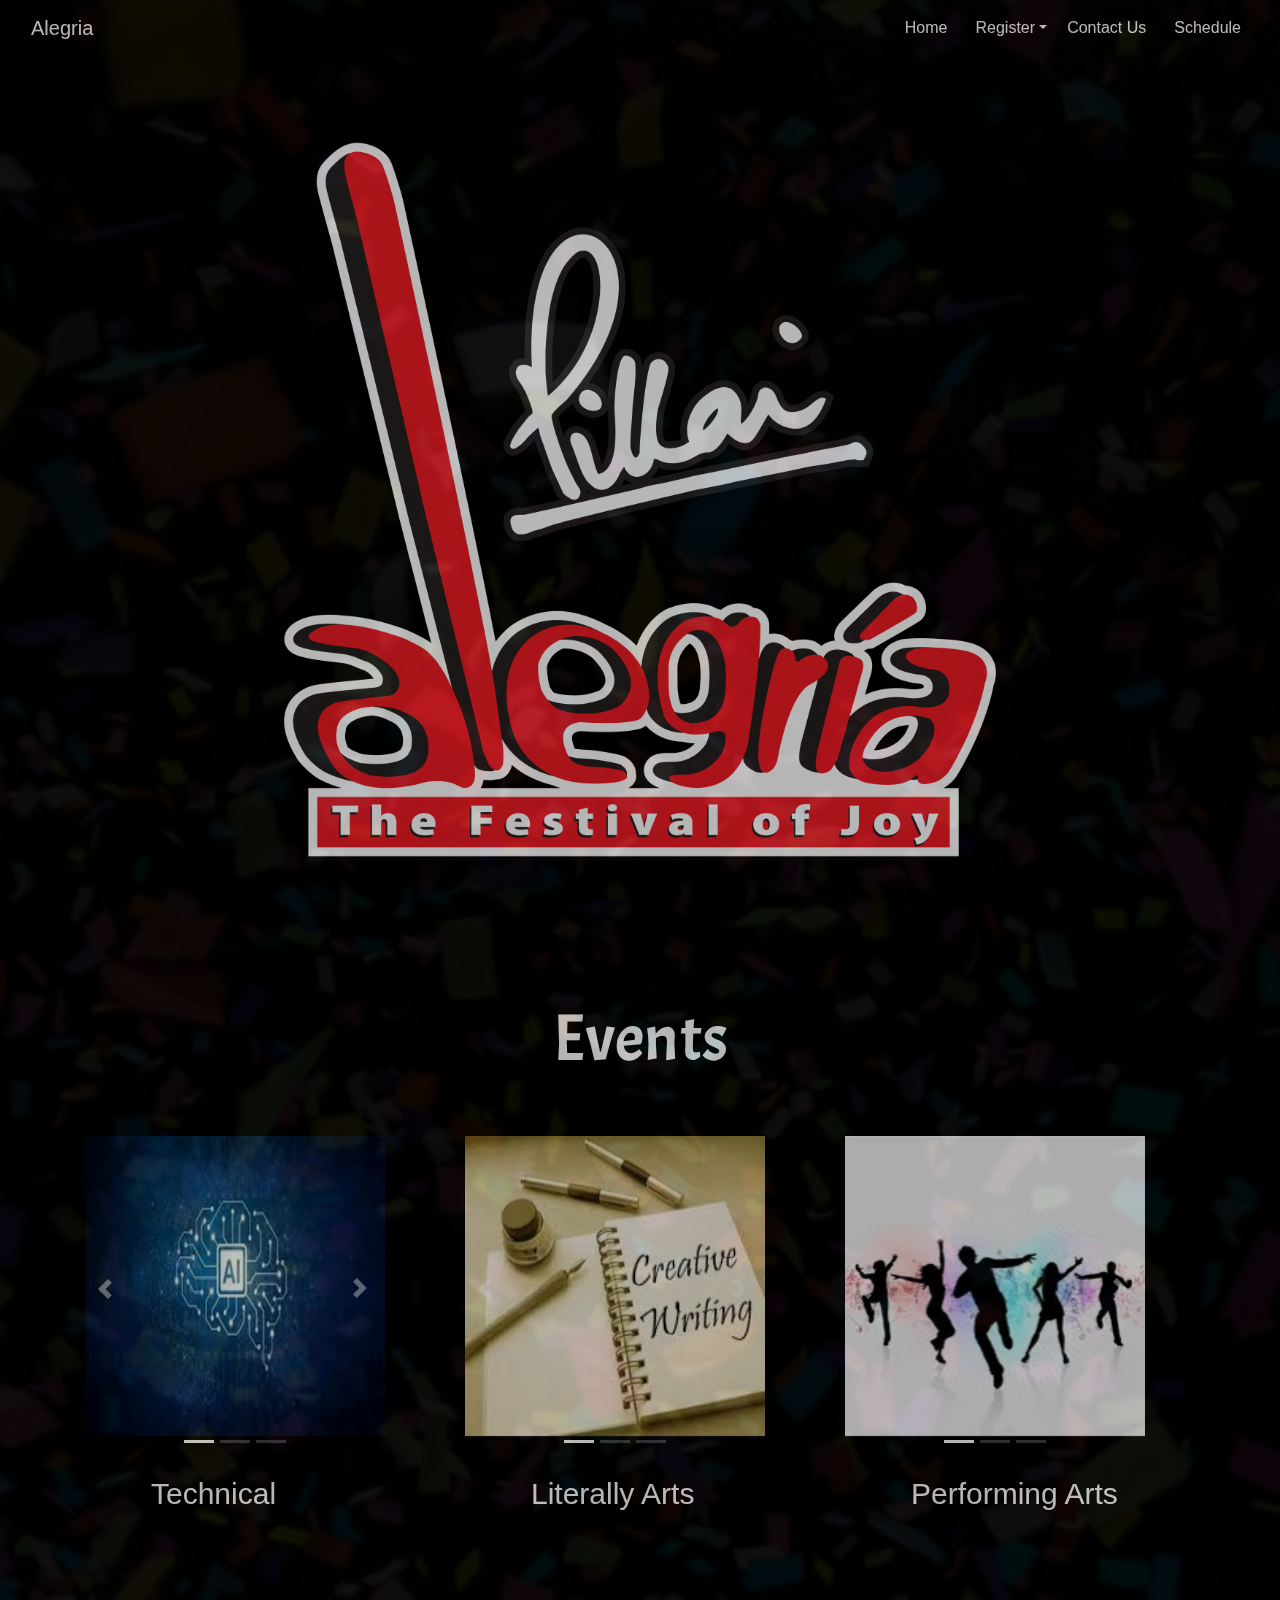
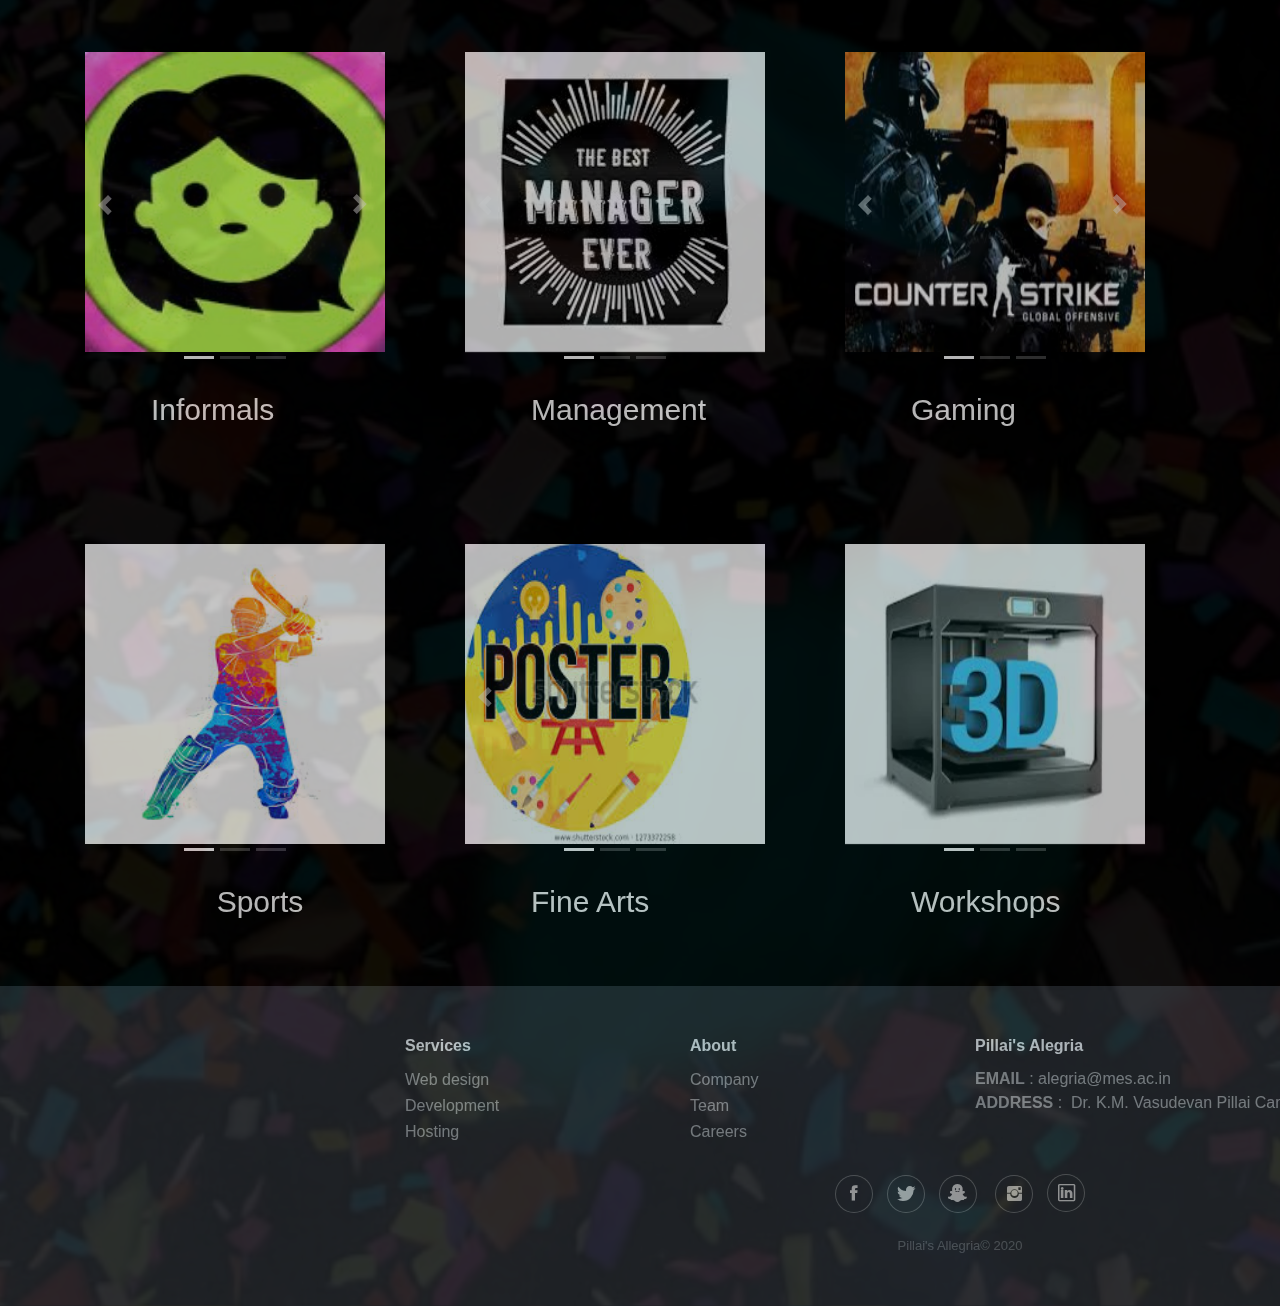
<file: index.html>
<!DOCTYPE html>
<html>

<head>
    <meta charset="utf-8">
    <meta name="viewport" content="width=device-width, initial-scale=1.0, shrink-to-fit=no">
    <title>Alegria</title>
    <link rel="stylesheet" href="assets/bootstrap/css/bootstrap.min.css">
    <link rel="stylesheet" href="https://fonts.googleapis.com/css?family=Aclonica">
    <link rel="stylesheet" href="https://fonts.googleapis.com/css?family=Acme">
    <link rel="stylesheet" href="https://fonts.googleapis.com/css?family=Alfa+Slab+One">
    <link rel="stylesheet" href="https://fonts.googleapis.com/css?family=Alike">
    <link rel="stylesheet" href="https://fonts.googleapis.com/css?family=Alike+Angular">
    <link rel="stylesheet" href="https://fonts.googleapis.com/css?family=Lato">
    <link rel="stylesheet" href="https://fonts.googleapis.com/css?family=Palanquin">
    <link rel="stylesheet" href="assets/fonts/ionicons.min.css">
    <link rel="stylesheet" href="assets/css/Carousel_Image_Slider-1.css">
    <link rel="stylesheet" href="assets/css/Carousel_Image_Slider.css">
    <link rel="stylesheet" href="assets/css/Contact-Form-Clean.css">
    <link rel="stylesheet" href="assets/css/Footer-Dark-1.css">
    <link rel="stylesheet" href="assets/css/Footer-Dark.css">
    <link rel="stylesheet" href="https://cdnjs.cloudflare.com/ajax/libs/animate.css/3.5.2/animate.min.css">
    <link rel="stylesheet" href="assets/css/Navigation-Clean.css">
    <link rel="stylesheet" href="assets/css/styles.css">
</head>

<body style="opacity: 0.94;filter: blur(0px) brightness(76%);background-image: url(&quot;assets/img/WhatsApp%20Image%202020-03-14%20at%203.11.03%20PM.jpeg&quot;);background-position: center;background-repeat: repeat-y;background-size: cover;">
    <section id="hero" style="background-position: center;background-size: contain;background-image: url(&quot;assets/img/ALEGRIA-LOGO7-_1_.png&quot;);">
        <nav class="navbar navbar-light navbar-expand-md">
            <div class="container-fluid"><a class="navbar-brand" style="color: #ffffff;" href="index.html">Alegria</a><button data-toggle="collapse" class="navbar-toggler" data-target="#navcol-1" style="background-color: #ff0000;color: rgba(255,255,255,0.5);"><span class="sr-only">Toggle navigation</span></button>
                <div
                    class="collapse navbar-collapse" id="navcol-1" style="margin-left: 0px;">
                    <ul class="nav navbar-nav ml-auto">
                        <li class="nav-item" role="presentation" style="color: rgb(5,0,62);"><a class="nav-link" style="color: #ffffff;font-size: 16px;padding: 8px;padding-right: 20px;" href="index.html">&nbsp;Home</a></li>
                        <li class="nav-item" role="presentation"></li>
                        <li class="nav-item" role="presentation"></li>
                        <li class="nav-item dropdown"><a class="dropdown-toggle nav-link" data-toggle="dropdown" aria-expanded="false" href="#" style="color: #ffffff;padding-right: 20px;">Register</a>
                            <div class="dropdown-menu text-left" role="menu" style="background-color: rgb(0,0,0);filter: brightness(109%);"><a class="dropdown-item text-left" role="presentation" href="technical.html" style="color: rgb(255,255,255);background-color: #000000;">Technical</a><a class="dropdown-item" role="presentation" href="literary.html" style="color: rgb(255,255,255);">Literary Arts</a>
                                <a
                                    class="dropdown-item" role="presentation" href="perform.html" style="color: rgb(255,255,255);">Performing Arts</a><a class="dropdown-item" role="presentation" href="informals.html" style="color: rgb(255,255,255);">Informals</a><a class="dropdown-item" role="presentation" href="management.html" style="color: rgb(255,255,255);">Management</a>
                                    <a
                                        class="dropdown-item" role="presentation" href="gaming.html" style="color: rgb(255,255,255);">Gaming</a><a class="dropdown-item" role="presentation" href="Sports.html" style="color: rgb(255,255,255);">Sports</a><a class="dropdown-item" role="presentation" href="finearrts.html" style="color: rgb(255,255,255);">Fine Arts</a>
                                        <a
                                            class="dropdown-item" role="presentation" href="work.html" style="color: rgb(255,255,255);">Workshops</a>
                                            <div class="dropdown-divider" role="presentation"></div>
                            </div>
                        </li>
                    </ul><a href="contactus.html" style="color: rgb(255,255,255);padding-right: 20px;">Contact Us</a>
                    <ul class="nav navbar-nav">
                        <li class="nav-item" role="presentation"><a class="nav-link active" href="schedule.html" style="background-color: #000000;color: #ffffff;">Schedule</a></li>
                        <li class="nav-item" role="presentation"></li>
                        <li class="nav-item" role="presentation"></li>
                    </ul>
            </div>
            </div>
        </nav>
    </section>
    <section id="second" style="color: rgb(0,0,0);width: 100%;height: auto;background-color: #000000;opacity: 1;filter: blur(0px);">
        <div class="col">
            <h1 class="display-2 text-center" style="color: rgb(255,255,255);font-family: Acme, sans-serif;font-size: 66px;">Events</h1>
        </div>
        <div class="row">
            <div class="col float-sm-left float-md-left" style="padding-left: 100px;">
                <div class="carousel slide" data-ride="carousel" id="carousel-1" style="width: 300px;height: 300px;filter: blur(0px) contrast(100%) hue-rotate(0deg) invert(0%) saturate(115%) sepia(0%);opacity: 1;">
                    <div class="carousel-inner" role="listbox" style="height: 400px;color: rgb(255,255,255);opacity: 1;">
                        <div class="carousel-item active" style="width: 300px;height: 300px;background-color: #ffffff;filter: contrast(103%) grayscale(0%) hue-rotate(0deg) invert(0%);opacity: 1;"><img class="img-fluid w-100 d-block" src="assets/img/download.jpg" alt="Slide Image" style="width: 300px;height: 300px;background-size: auto;opacity: 1;"></div>
                        <div class="carousel-item" style="width: 300px;height: 300px;"><img class="w-100 d-block" src="assets/img/hack.png" alt="Slide Image" style="width: 300px;height: 300px;"></div>
                        <div class="carousel-item" style="width: 300px;height: 300px;"><img class="w-100 d-block" src="assets/img/ds.png" alt="Slide Image" style="width: 300px;height: 300px;"></div>
                    </div>
                    <div style="height: 0px;"><a class="carousel-control-prev" href="#carousel-1" role="button" data-slide="prev" style="margin-bottom: -105px;"><span class="carousel-control-prev-icon"></span><span class="sr-only">Previous</span></a><a class="carousel-control-next"
                            href="#carousel-1" role="button" data-slide="next" style="margin-bottom: -103px;"><span class="carousel-control-next-icon"></span><span class="sr-only">Next</span></a></div>
                    <ol class="carousel-indicators" style="margin-bottom: -77px;">
                        <li data-target="#carousel-1" data-slide-to="0" class="active"></li>
                        <li data-target="#carousel-1" data-slide-to="1"></li>
                        <li data-target="#carousel-1" data-slide-to="2"></li>
                    </ol>
                </div>
                <a href="technical.html" style="width: 0px;height: 56px;margin: -6px;">
                    <h1 style="color: rgb(255,255,255);background-color: #000000;margin: 66px;width: 182px;font-size: 30px;">Technical</h1>
                </a>
            </div>
            <div class="col float-sm-none float-md-none">
                <div class="carousel slide" data-ride="carousel" id="carousel-2" style="width: 300px;height: 300px;">
                    <div class="carousel-inner" role="listbox" style="height: 400px;">
                        <div class="carousel-item active" style="width: 300px;height: 300px;"><img class="w-100 d-block" src="assets/img/cw.jpg" alt="Slide Image" style="width: 300px;height: 300px;"></div>
                        <div class="carousel-item" style="width: 300px;height: 300px;"><img class="w-100 d-block" src="assets/img/ec.jpg" alt="Slide Image" style="width: 300px;height: 300px;"></div>
                        <div class="carousel-item" style="width: 300px;height: 300px;"><img class="w-100 d-block" src="assets/img/debate.jpg" alt="Slide Image" style="width: 300px;height: 300px;"></div>
                    </div>
                    <div style="height: 0px;"><a class="carousel-control-prev" href="#carousel-2" role="button" data-slide="prev" style="margin-bottom: -105px;"><span class="carousel-control-prev-icon"></span><span class="sr-only">Previous</span></a><a class="carousel-control-next"
                            href="#carousel-2" role="button" data-slide="next" style="margin-bottom: -103px;"><span class="carousel-control-next-icon"></span><span class="sr-only">Next</span></a></div>
                    <ol class="carousel-indicators" style="margin-bottom: -77px;">
                        <li data-target="#carousel-2" data-slide-to="0" class="active"></li>
                        <li data-target="#carousel-2" data-slide-to="1"></li>
                        <li data-target="#carousel-2" data-slide-to="2"></li>
                    </ol>
                </div>
                <a href="literary.html" target="_parent" style="margin: 6px;">
                    <h1 style="color: rgb(255,255,255);background-color: #000000;margin: 66px;width: 182px;font-size: 30px;">Literally Arts</h1>
                </a>
            </div>
            <div class="col float-sm-right float-md-right" style="padding-right: 100px;">
                <div class="carousel slide" data-ride="carousel" id="carousel-3" style="width: 300px;height: 300px;">
                    <div class="carousel-inner" role="listbox" style="height: 400px;">
                        <div class="carousel-item active" style="width: 300px;height: 300px;"><img class="w-100 d-block" src="assets/img/group%20dance.jpg" alt="Slide Image" style="width: 300px;height: 300px;"></div>
                        <div class="carousel-item" style="width: 300px;height: 300px;"><img class="w-100 d-block" src="assets/img/beat%20boxing.jpg" alt="Slide Image" style="width: 300px;height: 300px;"></div>
                        <div class="carousel-item" style="width: 300px;height: 300px;"><img class="w-100 d-block" src="assets/img/music%20band.jpg" alt="Slide Image" style="width: 300px;height: 300px;"></div>
                    </div>
                    <div style="height: 0px;"><a class="carousel-control-prev" href="#carousel-3" role="button" data-slide="prev" style="margin-bottom: -105px;"><span class="carousel-control-prev-icon"></span><span class="sr-only">Previous</span></a><a class="carousel-control-next"
                            href="#carousel-3" role="button" data-slide="next" style="margin-bottom: -103px;"><span class="carousel-control-next-icon"></span><span class="sr-only">Next</span></a></div>
                    <ol class="carousel-indicators" style="margin-bottom: -77px;">
                        <li data-target="#carousel-3" data-slide-to="0" class="active"></li>
                        <li data-target="#carousel-3" data-slide-to="1"></li>
                        <li data-target="#carousel-3" data-slide-to="2"></li>
                    </ol>
                </div><a href="perform.html">Link<h1 style="color: rgb(255,255,255);background-color: #000000;margin: 66px;font-size: 30px;letter-spacing: auto;line-height: auto;">Performing Arts</h1></a></div>
        </div>
        <div class="row">
            <div class="col" style="padding-left: 100px;">
                <div class="carousel slide" data-ride="carousel" id="carousel-4" style="width: 300px;height: 300px;">
                    <div class="carousel-inner" role="listbox" style="height: 400px;">
                        <div class="carousel-item active" style="width: 300px;height: 300px;"><img class="w-100 d-block" src="assets/img/face%20of%20alegria.jpg" alt="Slide Image" style="width: 300px;height: 300px;"></div>
                        <div class="carousel-item" style="width: 300px;height: 300px;"><img class="w-100 d-block" src="assets/img/fashion%20show.jpg" alt="Slide Image" style="width: 300px;height: 300px;"></div>
                        <div class="carousel-item" style="width: 300px;height: 300px;"><img class="w-100 d-block" src="assets/img/mr%20and%20mrs%20alegria.jpg" alt="Slide Image" style="width: 300px;height: 300px;"></div>
                    </div>
                    <div style="height: 0px;"><a class="carousel-control-prev" href="#carousel-4" role="button" data-slide="prev" style="margin-bottom: -105px;"><span class="carousel-control-prev-icon"></span><span class="sr-only">Previous</span></a><a class="carousel-control-next"
                            href="#carousel-4" role="button" data-slide="next" style="margin-bottom: -103px;"><span class="carousel-control-next-icon"></span><span class="sr-only">Next</span></a></div>
                    <ol class="carousel-indicators" style="margin-bottom: -77px;">
                        <li data-target="#carousel-4" data-slide-to="0" class="active"></li>
                        <li data-target="#carousel-4" data-slide-to="1"></li>
                        <li data-target="#carousel-4" data-slide-to="2"></li>
                    </ol>
                </div><a href="informals.html">Link<h1 style="color: rgb(255,255,255);background-color: #000000;margin: 66px;font-size: 30px;">Informals</h1></a></div>
            <div class="col">
                <div class="carousel slide" data-ride="carousel" id="carousel-5" style="width: 300px;height: 300px;">
                    <div class="carousel-inner" role="listbox" style="height: 400px;">
                        <div class="carousel-item active" style="width: 300px;height: 300px;"><img class="w-100 d-block" src="assets/img/best%20manager.jpg" alt="Slide Image" style="width: 300px;height: 300px;"></div>
                        <div class="carousel-item" style="width: 300px;height: 300px;"><img class="w-100 d-block" src="assets/img/doupoly.jpg" alt="Slide Image" style="width: 300px;height: 300px;"></div>
                        <div class="carousel-item" style="width: 300px;height: 300px;"><img class="w-100 d-block" src="assets/img/Capture.JPG" alt="Slide Image" style="width: 300px;height: 300px;"></div>
                    </div>
                    <div style="height: 0px;"><a class="carousel-control-prev" href="#carousel-5" role="button" data-slide="prev" style="margin-bottom: -105px;"><span class="carousel-control-prev-icon"></span><span class="sr-only">Previous</span></a><a class="carousel-control-next"
                            href="#carousel-5" role="button" data-slide="next" style="margin-bottom: -103px;"><span class="carousel-control-next-icon"></span><span class="sr-only">Next</span></a></div>
                    <ol class="carousel-indicators" style="margin-bottom: -77px;">
                        <li data-target="#carousel-5" data-slide-to="0" class="active"></li>
                        <li data-target="#carousel-5" data-slide-to="1"></li>
                        <li data-target="#carousel-5" data-slide-to="2"></li>
                    </ol>
                </div><a href="management.html">Link<h1 style="color: rgb(255,255,255);background-color: #000000;margin: 66px;width: 182px;font-size: 30px;">Management</h1></a></div>
            <div class="col" style="padding-right: 100px;">
                <div class="carousel slide" data-ride="carousel" id="carousel-6" style="width: 300px;height: 300px;">
                    <div class="carousel-inner" role="listbox" style="height: 400px;">
                        <div class="carousel-item active" style="width: 300px;height: 300px;"><img class="w-100 d-block" src="assets/img/cs.jpg" alt="Slide Image" style="width: 300px;height: 300px;"></div>
                        <div class="carousel-item" style="width: 300px;height: 300px;"><img class="w-100 d-block" src="assets/img/pubg.jpg" alt="Slide Image" style="width: 300px;height: 300px;"></div>
                        <div class="carousel-item" style="width: 300px;height: 300px;"><img class="w-100 d-block" src="assets/img/fifa.jpg" alt="Slide Image" style="width: 300px;height: 300px;"></div>
                    </div>
                    <div style="height: 0px;"><a class="carousel-control-prev" href="#carousel-6" role="button" data-slide="prev" style="margin-bottom: -105px;"><span class="carousel-control-prev-icon"></span><span class="sr-only">Previous</span></a><a class="carousel-control-next"
                            href="#carousel-6" role="button" data-slide="next" style="margin-bottom: -103px;"><span class="carousel-control-next-icon"></span><span class="sr-only">Next</span></a></div>
                    <ol class="carousel-indicators" style="margin-bottom: -77px;">
                        <li data-target="#carousel-6" data-slide-to="0" class="active"></li>
                        <li data-target="#carousel-6" data-slide-to="1"></li>
                        <li data-target="#carousel-6" data-slide-to="2"></li>
                    </ol>
                </div><a href="gaming.html">Link<h1 style="color: rgb(255,255,255);background-color: #000000;margin: 66px;font-size: 30px;letter-spacing: auto;line-height: auto;">Gaming</h1></a></div>
        </div>
        <div class="row">
            <div class="col" style="padding-left: 100px;">
                <div class="carousel slide" data-ride="carousel" id="carousel-7" style="width: 300px;height: 300px;">
                    <div class="carousel-inner" role="listbox" style="height: 400px;">
                        <div class="carousel-item active" style="width: 300px;height: 300px;"><img class="w-100 d-block" src="assets/img/cricket.jpg" alt="Slide Image" style="width: 300px;height: 300px;"></div>
                        <div class="carousel-item" style="width: 300px;height: 300px;"><img class="w-100 d-block" src="assets/img/basketball.jpg" alt="Slide Image" style="width: 300px;height: 300px;"></div>
                        <div class="carousel-item" style="width: 300px;height: 300px;"><img class="w-100 d-block" src="assets/img/badminton.jpg" alt="Slide Image" style="width: 300px;height: 300px;"></div>
                    </div>
                    <div style="height: 0px;"><a class="carousel-control-prev" href="#carousel-7" role="button" data-slide="prev" style="margin-bottom: -105px;"><span class="carousel-control-prev-icon"></span><span class="sr-only">Previous</span></a><a class="carousel-control-next"
                            href="#carousel-7" role="button" data-slide="next" style="margin-bottom: -103px;"><span class="carousel-control-next-icon"></span><span class="sr-only">Next</span></a></div>
                    <ol class="carousel-indicators" style="margin-bottom: -77px;">
                        <li data-target="#carousel-7" data-slide-to="0" class="active"></li>
                        <li data-target="#carousel-7" data-slide-to="1"></li>
                        <li data-target="#carousel-7" data-slide-to="2"></li>
                    </ol>
                </div><a href="sports.html">Link<h1 class="text-center" style="color: rgb(255,255,255);background-color: #000000;margin: 66px;font-size: 30px;">Sports</h1></a></div>
            <div class="col">
                <div class="carousel slide" data-ride="carousel" id="carousel-8" style="width: 300px;height: 300px;">
                    <div class="carousel-inner" role="listbox" style="height: 400px;">
                        <div class="carousel-item active" style="width: 300px;height: 300px;"><img class="w-100 d-block" src="assets/img/logo.jpg" alt="Slide Image" style="width: 300px;height: 300px;"></div>
                        <div class="carousel-item" style="width: 300px;height: 300px;"><img class="w-100 d-block" src="assets/img/canvas.jpg" alt="Slide Image" style="width: 300px;height: 300px;"></div>
                        <div class="carousel-item" style="width: 300px;height: 300px;"><img class="w-100 d-block" src="assets/img/3.jpg" alt="Slide Image" style="width: 300px;height: 300px;"></div>
                    </div>
                    <div style="height: 0px;"><a class="carousel-control-prev" href="#carousel-8" role="button" data-slide="prev" style="margin-bottom: -105px;"><span class="carousel-control-prev-icon"></span><span class="sr-only">Previous</span></a><a class="carousel-control-next"
                            href="#carousel-8" role="button" data-slide="next" style="margin-bottom: -103px;"><span class="carousel-control-next-icon"></span><span class="sr-only">Next</span></a></div>
                    <ol class="carousel-indicators" style="margin-bottom: -77px;">
                        <li data-target="#carousel-8" data-slide-to="0" class="active"></li>
                        <li data-target="#carousel-8" data-slide-to="1"></li>
                        <li data-target="#carousel-8" data-slide-to="2"></li>
                    </ol>
                </div><a href="finearrts.html">Link<h1 style="color: rgb(255,255,255);background-color: #000000;margin: 66px;width: 182px;font-size: 30px;">Fine Arts</h1></a></div>
            <div class="col" style="padding-right: 100px;">
                <div class="carousel slide" data-ride="carousel" id="carousel-9" style="width: 300px;height: 300px;">
                    <div class="carousel-inner" role="listbox" style="height: 400px;">
                        <div class="carousel-item active" style="width: 300px;height: 300px;"><img class="w-100 d-block" src="assets/img/images.jpg" alt="Slide Image" style="width: 300px;height: 300px;"></div>
                        <div class="carousel-item" style="width: 300px;height: 300px;"><img class="w-100 d-block" src="assets/img/makeup.jpg" alt="Slide Image" style="width: 300px;height: 300px;"></div>
                        <div class="carousel-item" style="width: 300px;height: 300px;"><img class="w-100 d-block" src="assets/img/modelling.jpg" alt="Slide Image" style="width: 300px;height: 300px;"></div>
                    </div>
                    <div style="height: 0px;"><a class="carousel-control-prev" href="#carousel-9" role="button" data-slide="prev" style="margin-bottom: -105px;"><span class="carousel-control-prev-icon"></span><span class="sr-only">Previous</span></a><a class="carousel-control-next"
                            href="#carousel-9" role="button" data-slide="next" style="margin-bottom: -103px;"><span class="carousel-control-next-icon"></span><span class="sr-only">Next</span></a></div>
                    <ol class="carousel-indicators" style="margin-bottom: -77px;">
                        <li data-target="#carousel-9" data-slide-to="0" class="active"></li>
                        <li data-target="#carousel-9" data-slide-to="1"></li>
                        <li data-target="#carousel-9" data-slide-to="2"></li>
                    </ol>
                </div><a href="work.html">Link<h1 style="color: rgb(255,255,255);background-color: #000000;margin: 66px;font-size: 30px;letter-spacing: auto;line-height: auto;">Workshops</h1></a></div>
        </div>
    </section>
    <div class="footer-dark" style="width: 1920px">
        <footer>
            <div class="container">
                <div class="row">
                    <div class="col-sm-6 col-md-3 item" style="font-size: 20px;">
                        <h3>Services</h3>
                        <ul>
                            <li style="font-size: 16px;"><a href="#">Web design</a></li>
                            <li style="font-size: 16px;"><a href="#">Development</a></li>
                            <li style="font-size: 16px;"><a href="#">Hosting</a></li>
                        </ul>
                    </div>
                    <div class="col-sm-6 col-md-3 item">
                        <h3>About</h3>
                        <ul>
                            <li style="font-size: 16px;"><a href="#">Company</a></li>
                            <li style="font-size: 16px;"><a href="#">Team</a></li>
                            <li style="font-size: 16px;"><a href="#">Careers</a></li>
                        </ul>
                    </div>
                    <div class="col-md-6 item text">
                        <h3>Pillai's Alegria</h3>
                        <p style="font-size: 16px;"><strong>EMAIL</strong>&nbsp;: alegria@mes.ac.in<br><strong>ADDRESS</strong>&nbsp;:&nbsp;&nbsp;Dr. K.M. Vasudevan Pillai Campus, New Panvel – 410206<br><br></p>
                    </div>
                    <div class="col item social"><a href="https://www.facebook.com/pg/pillaisalegria/about/"><i class="icon ion-social-facebook"></i></a><a href="https://twitter.com/pillaisalegria?lang=en"><i class="icon ion-social-twitter"></i></a><a href="https://www.snapchat.com/add/pillaisalegria"><i class="icon ion-social-snapchat"></i></a>
                        <a
                            href="https://www.instagram.com/pillaisalegria/?hl=en"><i class="icon ion-social-instagram"></i></a><a href="https://in.linkedin.com/company/pillaisalegria"><i class="icon ion-social-linkedin-outline" style="width: 18px;height: 19px;font-size: 23px;"></i></a></div>
                </div>
                <p class="copyright">Pillai's Allegria© 2020</p>
            </div>
        </footer>
    </div>
    <script src="assets/js/jquery.min.js"></script>
    <script src="assets/bootstrap/js/bootstrap.min.js"></script>
    <script src="assets/js/smart-forms.min.js"></script>
    <script src="assets/js/bs-init.js"></script>
</body>
</file>
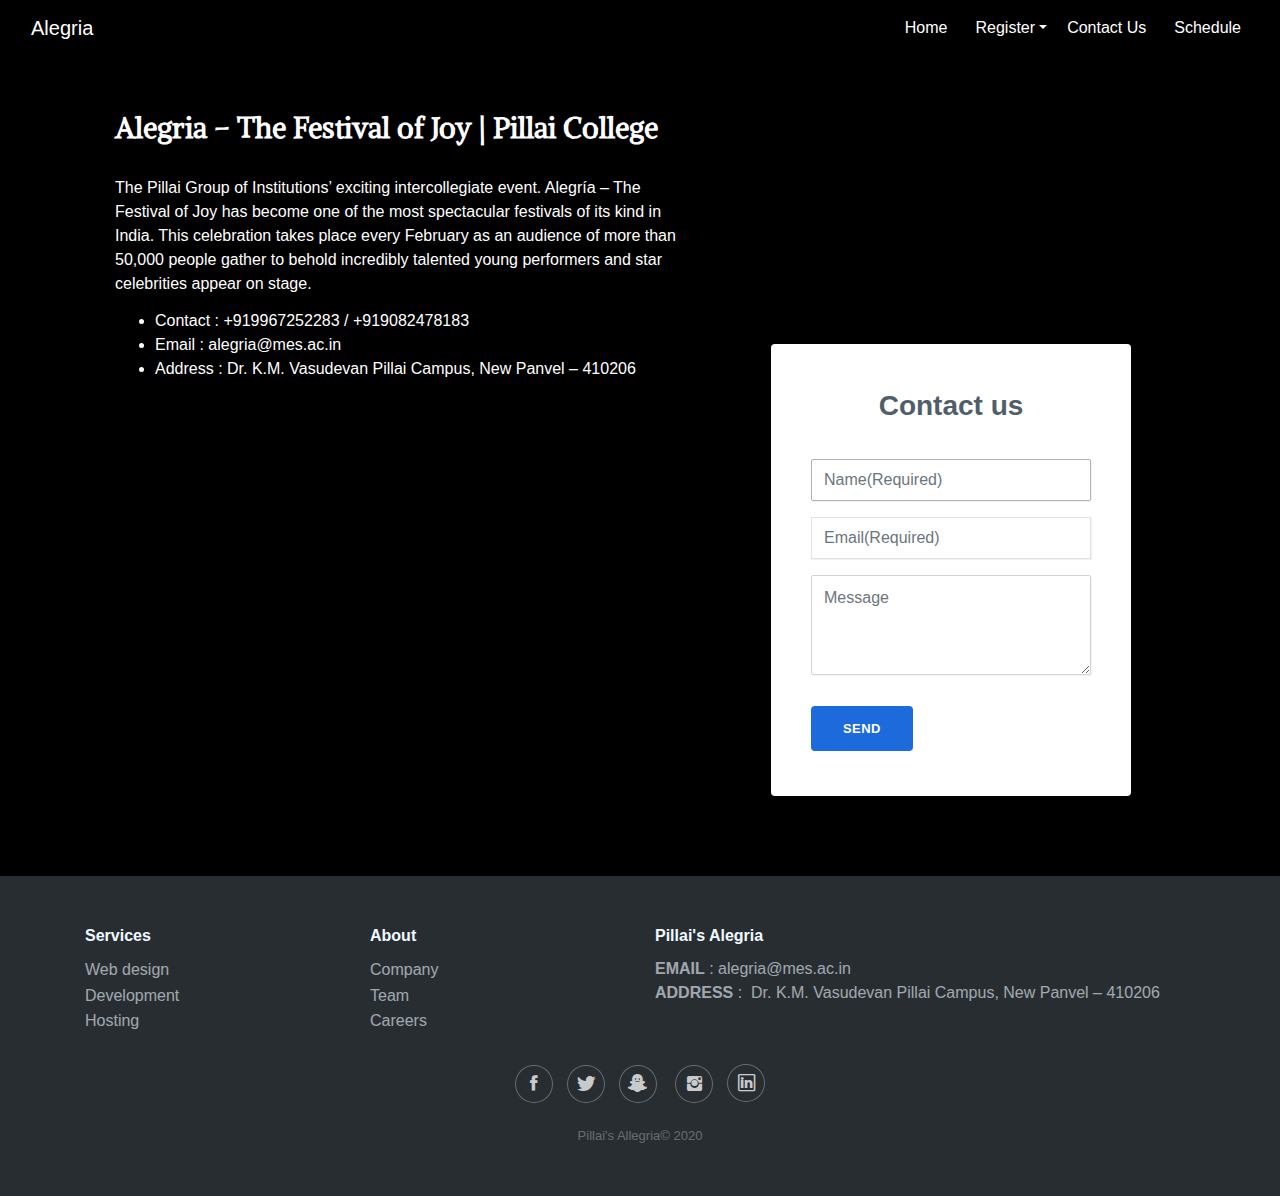
<file: contactus.html>
<!DOCTYPE html>
<html>

<head>
    <meta charset="utf-8">
    <meta name="viewport" content="width=device-width, initial-scale=1.0, shrink-to-fit=no">
    <title>Alegria</title>
    <link rel="stylesheet" href="assets/bootstrap/css/bootstrap.min.css">
    <link rel="stylesheet" href="https://fonts.googleapis.com/css?family=Aclonica">
    <link rel="stylesheet" href="https://fonts.googleapis.com/css?family=Acme">
    <link rel="stylesheet" href="https://fonts.googleapis.com/css?family=Alfa+Slab+One">
    <link rel="stylesheet" href="https://fonts.googleapis.com/css?family=Alike">
    <link rel="stylesheet" href="https://fonts.googleapis.com/css?family=Alike+Angular">
    <link rel="stylesheet" href="https://fonts.googleapis.com/css?family=Lato">
    <link rel="stylesheet" href="https://fonts.googleapis.com/css?family=Palanquin">
    <link rel="stylesheet" href="assets/fonts/ionicons.min.css">
    <link rel="stylesheet" href="assets/css/Carousel_Image_Slider-1.css">
    <link rel="stylesheet" href="assets/css/Carousel_Image_Slider.css">
    <link rel="stylesheet" href="assets/css/Contact-Form-Clean.css">
    <link rel="stylesheet" href="assets/css/Footer-Dark-1.css">
    <link rel="stylesheet" href="assets/css/Footer-Dark.css">
    <link rel="stylesheet" href="https://cdnjs.cloudflare.com/ajax/libs/animate.css/3.5.2/animate.min.css">
    <link rel="stylesheet" href="assets/css/Navigation-Clean.css">
    <link rel="stylesheet" href="assets/css/styles.css">
</head>

<body style="background-color: rgb(0,0,0);">
    <nav class="navbar navbar-light navbar-expand-md">
        <div class="container-fluid"><a class="navbar-brand" style="color: #ffffff;" href="index.html">Alegria</a><button data-toggle="collapse" class="navbar-toggler" data-target="#navcol-1" style="background-color: #ff0000;color: rgba(255,255,255,0.5);"><span class="sr-only">Toggle navigation</span></button>
            <div
                class="collapse navbar-collapse" id="navcol-1" style="margin-left: 0px;">
                <ul class="nav navbar-nav ml-auto">
                    <li class="nav-item" role="presentation" style="color: rgb(5,0,62);"><a class="nav-link" style="color: #ffffff;font-size: 16px;padding: 8px;padding-right: 20px;" href="index.html">&nbsp;Home</a></li>
                    <li class="nav-item" role="presentation"></li>
                    <li class="nav-item" role="presentation"></li>
                    <li class="nav-item dropdown"><a class="dropdown-toggle nav-link" data-toggle="dropdown" aria-expanded="false" href="#" style="color: #ffffff;padding-right: 20px;">Register</a>
                        <div class="dropdown-menu text-left" role="menu" style="background-color: rgb(0,0,0);filter: brightness(109%);"><a class="dropdown-item text-left" role="presentation" href="technical.html" style="color: rgb(255,255,255);background-color: #000000;">Technical</a><a class="dropdown-item" role="presentation" href="literary.html" style="color: rgb(255,255,255);">Literary Arts</a>
                            <a
                                class="dropdown-item" role="presentation" href="perform.html" style="color: rgb(255,255,255);">Performing Arts</a><a class="dropdown-item" role="presentation" href="informals.html" style="color: rgb(255,255,255);">Informals</a><a class="dropdown-item" role="presentation" href="management.html" style="color: rgb(255,255,255);">Management</a>
                                <a
                                    class="dropdown-item" role="presentation" href="gaming.html" style="color: rgb(255,255,255);">Gaming</a><a class="dropdown-item" role="presentation" href="Sports.html" style="color: rgb(255,255,255);">Sports</a><a class="dropdown-item" role="presentation" href="finearrts.html" style="color: rgb(255,255,255);">Fine Arts</a>
                                    <a
                                        class="dropdown-item" role="presentation" href="work.html" style="color: rgb(255,255,255);">Workshops</a>
                                        <div class="dropdown-divider" role="presentation"></div>
                        </div>
                    </li>
                </ul><a href="contactus.html" style="color: rgb(255,255,255);padding-right: 20px;">Contact Us</a>
                <ul class="nav navbar-nav">
                    <li class="nav-item" role="presentation"><a class="nav-link active" href="schedule.html" style="background-color: #000000;color: #ffffff;">Schedule</a></li>
                    <li class="nav-item" role="presentation"></li>
                    <li class="nav-item" role="presentation"></li>
                </ul>
        </div>
        </div>
    </nav>
    <section style="margin-bottom: 200px;">
        <div class="col" style="width: 700px;">
            <h1 style="color: rgb(255,255,255);font-size: 29px;font-family: 'Alike Angular', serif;margin-top: 20px;margin-left: 100px;"><br><strong>Alegria – The Festival of Joy | Pillai College</strong><br><br></h1>
            <p style="color: rgb(255,255,255);margin-left: 100px;margin-top: -36px;"><br>The Pillai Group of Institutions’ exciting intercollegiate event. Alegría – The Festival of Joy has become one of the most spectacular festivals of its kind in India. This celebration takes place every February as an audience of more than
                50,000 people gather to behold incredibly talented young performers and star celebrities appear on stage.<br><br><br></p>
            <ul style="margin-left: 100px;color: rgb(255,255,255);margin-top: -51px;">
                <li>Contact : +919967252283 / +919082478183</li>
                <li>Email : alegria@mes.ac.in<br></li>
                <li>Address : Dr. K.M. Vasudevan Pillai Campus, New Panvel – 410206<br></li>
            </ul><iframe allowfullscreen="" frameborder="0" src="https://www.google.com/maps/embed/v1/place?key=AIzaSyAxPe_U42sOdOdKrOVmR78axGvuDNhq7T0&amp;q=+Dr.+K.M.+Vasudevan+Pillai+Campus%2C+New+Panvel+%E2%80%93+410206&amp;zoom=15&amp;maptype=satellite"
                width="70%" height="400px" style="margin-left: 100px;"></iframe></div>
    </section>
    <div class="contact-clean" style="width: 400px;margin-left: 751px;margin-top: -740px;background-color: rgb(0,0,0);">
        <form data-bss-recipient="e316bbfeea7ea426bc40ad62398305f3">
            <h2 class="text-center">Contact us</h2>
            <div class="form-group"><input class="form-control" type="text" name="name" placeholder="Name(Required)" autofocus="" required=""></div>
            <div class="form-group"><input class="border rounded-0 form-control is-invalid" type="email" name="email" placeholder="Email(Required)" required="" pattern="email"></div>
            <div class="form-group"><textarea class="form-control" name="message" placeholder="Message" rows="12" spellcheck="true"></textarea></div>
            <div class="form-group"><button class="btn btn-primary text-center" type="submit">send </button></div>
        </form>
    </div>
    <div class="footer-dark">
        <footer>
            <div class="container">
                <div class="row">
                    <div class="col-sm-6 col-md-3 item" style="font-size: 20px;">
                        <h3>Services</h3>
                        <ul>
                            <li style="font-size: 16px;"><a href="#">Web design</a></li>
                            <li style="font-size: 16px;"><a href="#">Development</a></li>
                            <li style="font-size: 16px;"><a href="#">Hosting</a></li>
                        </ul>
                    </div>
                    <div class="col-sm-6 col-md-3 item">
                        <h3>About</h3>
                        <ul>
                            <li style="font-size: 16px;"><a href="#">Company</a></li>
                            <li style="font-size: 16px;"><a href="#">Team</a></li>
                            <li style="font-size: 16px;"><a href="#">Careers</a></li>
                        </ul>
                    </div>
                    <div class="col-md-6 item text">
                        <h3>Pillai's Alegria</h3>
                        <p style="font-size: 16px;"><strong>EMAIL</strong>&nbsp;: alegria@mes.ac.in<br><strong>ADDRESS</strong>&nbsp;:&nbsp;&nbsp;Dr. K.M. Vasudevan Pillai Campus, New Panvel – 410206<br><br></p>
                    </div>
                    <div class="col item social"><a href="https://www.facebook.com/pg/pillaisalegria/about/"><i class="icon ion-social-facebook"></i></a><a href="https://twitter.com/pillaisalegria?lang=en"><i class="icon ion-social-twitter"></i></a><a href="https://www.snapchat.com/add/pillaisalegria"><i class="icon ion-social-snapchat"></i></a>
                        <a
                            href="https://www.instagram.com/pillaisalegria/?hl=en"><i class="icon ion-social-instagram"></i></a><a href="https://in.linkedin.com/company/pillaisalegria"><i class="icon ion-social-linkedin-outline" style="width: 18px;height: 19px;font-size: 23px;"></i></a></div>
                </div>
                <p class="copyright">Pillai's Allegria© 2020</p>
            </div>
        </footer>
    </div>
    <script src="assets/js/jquery.min.js"></script>
    <script src="assets/bootstrap/js/bootstrap.min.js"></script>
    <script src="assets/js/smart-forms.min.js"></script>
    <script src="assets/js/bs-init.js"></script>
</body>

</html>
</file>
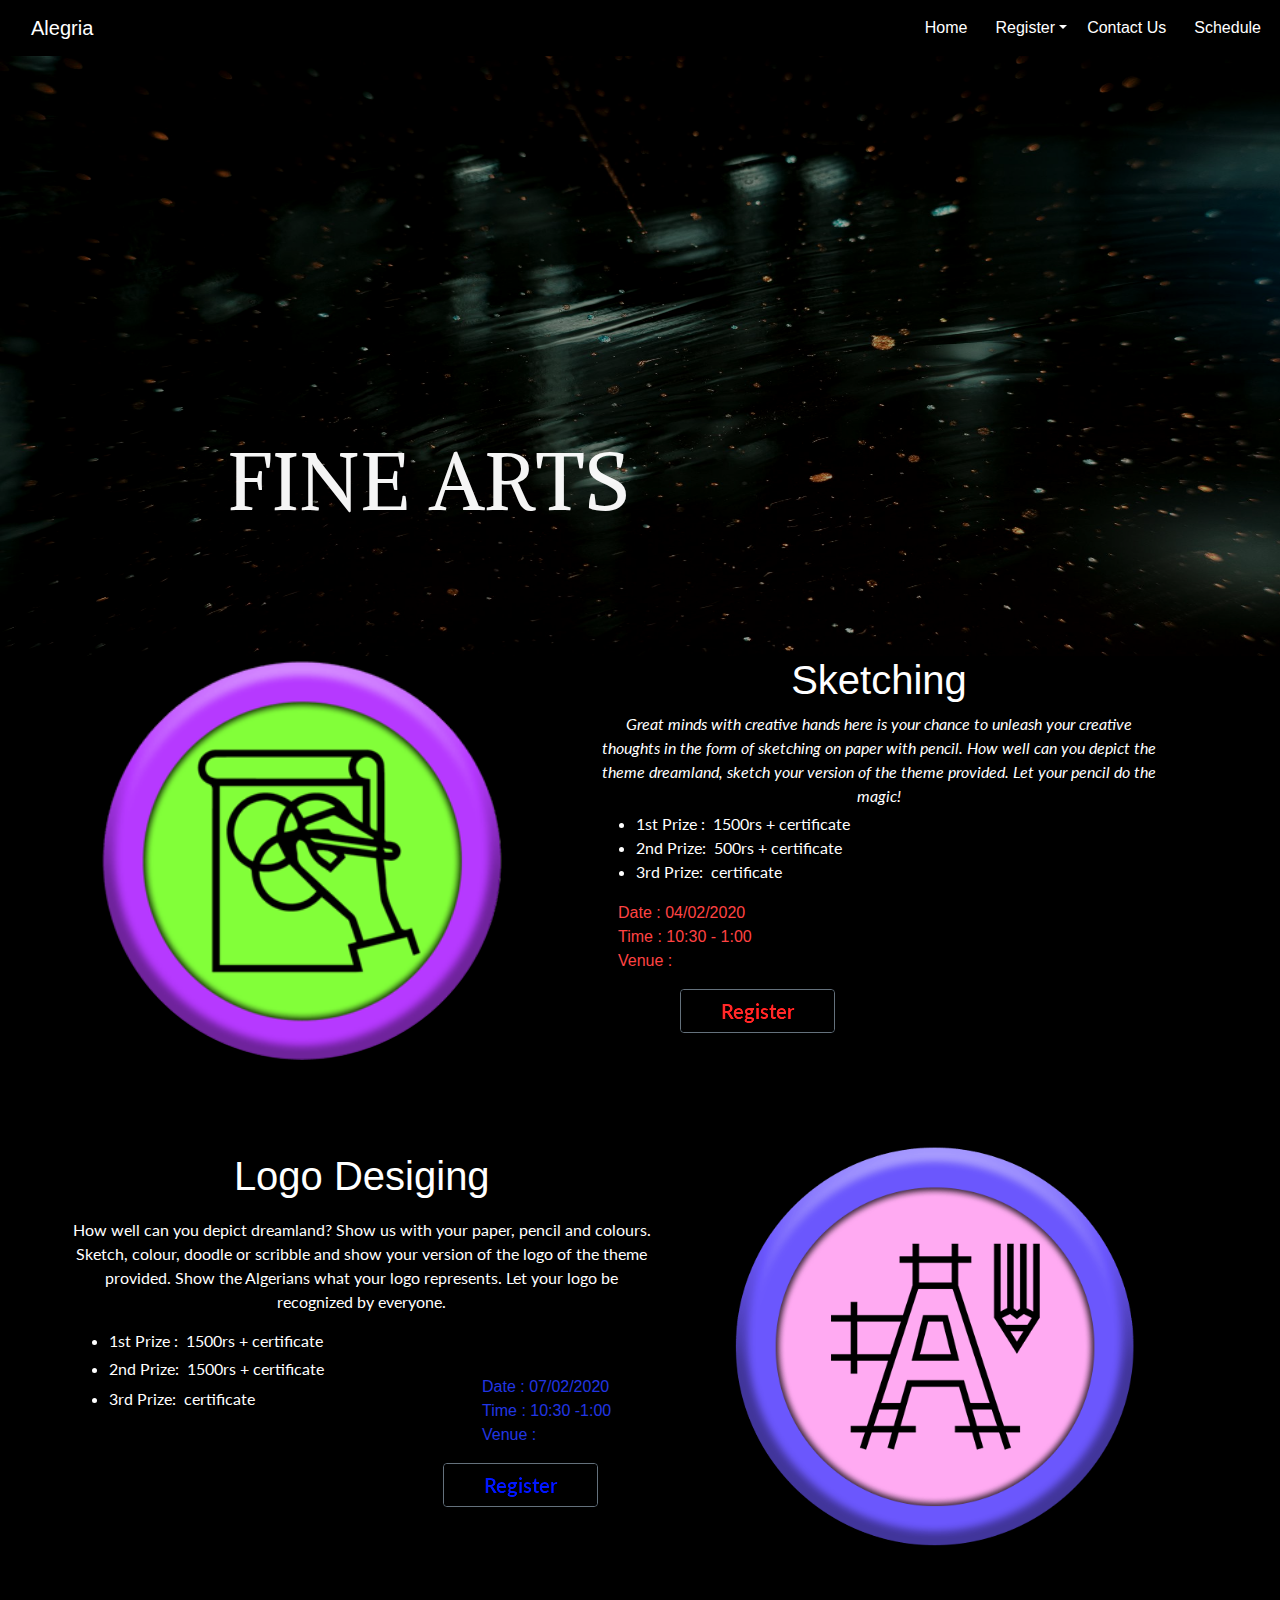
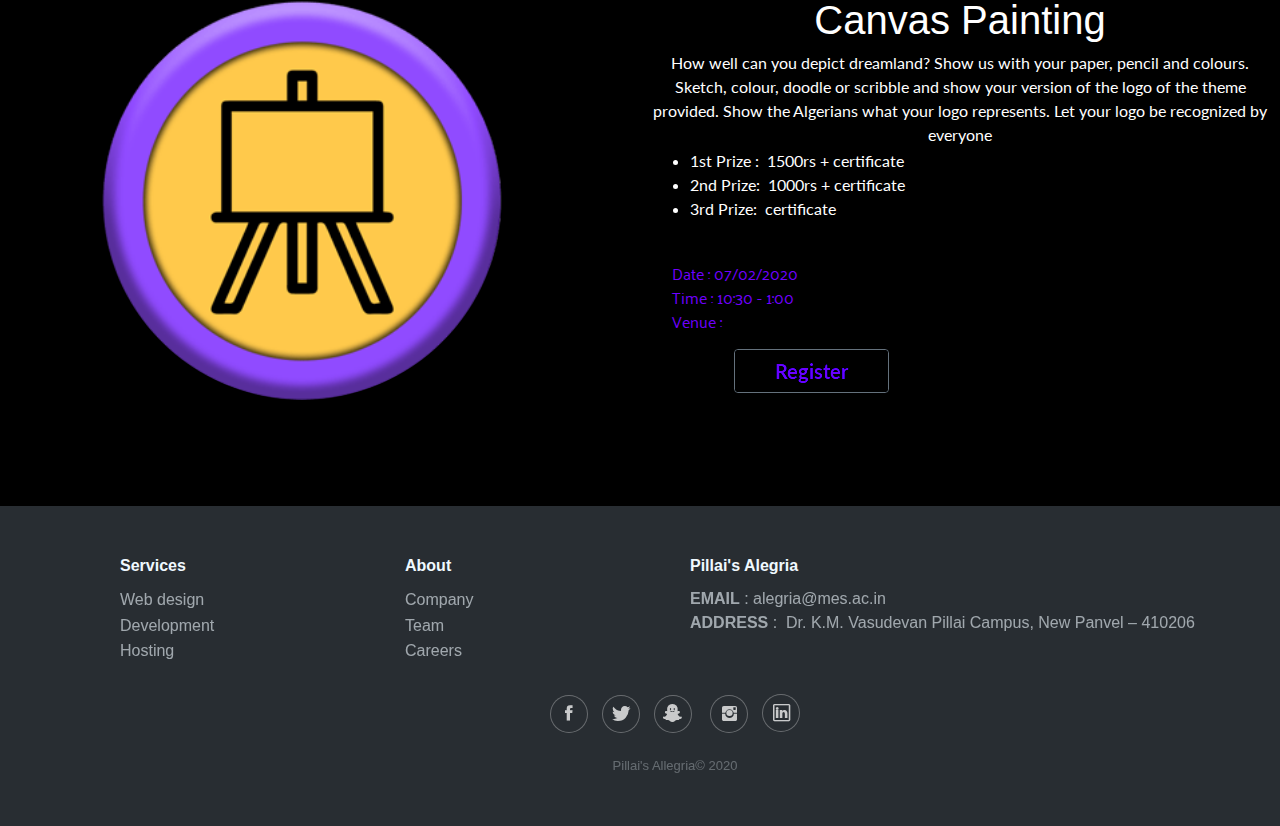
<file: finearrts.html>
<!DOCTYPE html>
<html style="width: auto;">

<head>
    <meta charset="utf-8">
    <meta name="viewport" content="width=device-width, initial-scale=1.0, shrink-to-fit=no">
    <title>Alegria</title>
    <link rel="stylesheet" href="assets/bootstrap/css/bootstrap.min.css">
    <link rel="stylesheet" href="https://fonts.googleapis.com/css?family=Aclonica">
    <link rel="stylesheet" href="https://fonts.googleapis.com/css?family=Acme">
    <link rel="stylesheet" href="https://fonts.googleapis.com/css?family=Alfa+Slab+One">
    <link rel="stylesheet" href="https://fonts.googleapis.com/css?family=Alike">
    <link rel="stylesheet" href="https://fonts.googleapis.com/css?family=Alike+Angular">
    <link rel="stylesheet" href="https://fonts.googleapis.com/css?family=Lato">
    <link rel="stylesheet" href="https://fonts.googleapis.com/css?family=Palanquin">
    <link rel="stylesheet" href="assets/fonts/ionicons.min.css">
    <link rel="stylesheet" href="assets/css/Carousel_Image_Slider-1.css">
    <link rel="stylesheet" href="assets/css/Carousel_Image_Slider.css">
    <link rel="stylesheet" href="assets/css/Contact-Form-Clean.css">
    <link rel="stylesheet" href="assets/css/Footer-Dark-1.css">
    <link rel="stylesheet" href="assets/css/Footer-Dark.css">
    <link rel="stylesheet" href="https://cdnjs.cloudflare.com/ajax/libs/animate.css/3.5.2/animate.min.css">
    <link rel="stylesheet" href="assets/css/Navigation-Clean.css">
    <link rel="stylesheet" href="assets/css/styles.css">
</head>

<body style="background-color: rgb(0,0,0);">
    <div style="width: 1300px;">
        <section style="height: 656px;width: 1300px;opacity: 1;">
            <nav class="navbar navbar-light navbar-expand-md">
                <div class="container-fluid"><a class="navbar-brand" style="color: #ffffff;" href="index.html">Alegria</a><button data-toggle="collapse" class="navbar-toggler" data-target="#navcol-1" style="background-color: #ff0000;color: rgba(255,255,255,0.5);"><span class="sr-only">Toggle navigation</span></button>
                    <div
                        class="collapse navbar-collapse" id="navcol-1" style="margin-left: 0px;">
                        <ul class="nav navbar-nav ml-auto">
                            <li class="nav-item" role="presentation" style="color: rgb(5,0,62);"><a class="nav-link" style="color: #ffffff;font-size: 16px;padding: 8px;padding-right: 20px;" href="index.html">&nbsp;Home</a></li>
                            <li class="nav-item" role="presentation"></li>
                            <li class="nav-item" role="presentation"></li>
                            <li class="nav-item dropdown"><a class="dropdown-toggle nav-link" data-toggle="dropdown" aria-expanded="false" href="#" style="color: #ffffff;padding-right: 20px;">Register</a>
                                <div class="dropdown-menu text-left" role="menu" style="background-color: rgb(0,0,0);filter: brightness(109%);"><a class="dropdown-item text-left" role="presentation" href="technical.html" style="color: rgb(255,255,255);background-color: #000000;">Technical</a><a class="dropdown-item" role="presentation" href="literary.html" style="color: rgb(255,255,255);">Literary Arts</a>
                                    <a
                                        class="dropdown-item" role="presentation" href="perform.html" style="color: rgb(255,255,255);">Performing Arts</a><a class="dropdown-item" role="presentation" href="informals.html" style="color: rgb(255,255,255);">Informals</a><a class="dropdown-item" role="presentation" href="management.html" style="color: rgb(255,255,255);">Management</a>
                                        <a
                                            class="dropdown-item" role="presentation" href="gaming.html" style="color: rgb(255,255,255);">Gaming</a><a class="dropdown-item" role="presentation" href="Sports.html" style="color: rgb(255,255,255);">Sports</a><a class="dropdown-item" role="presentation" href="finearrts.html" style="color: rgb(255,255,255);">Fine Arts</a>
                                            <a
                                                class="dropdown-item" role="presentation" href="work.html" style="color: rgb(255,255,255);">Workshops</a>
                                                <div class="dropdown-divider" role="presentation"></div>
                                </div>
                            </li>
                        </ul><a href="contactus.html" style="color: rgb(255,255,255);padding-right: 20px;">Contact Us</a>
                        <ul class="nav navbar-nav">
                            <li class="nav-item" role="presentation"><a class="nav-link active" href="schedule.html" style="background-color: #000000;color: #ffffff;">Schedule</a></li>
                            <li class="nav-item" role="presentation"></li>
                            <li class="nav-item" role="presentation"></li>
                        </ul>
                </div>
    </div>
    </nav><img src="assets/img/jr-korpa-vHdkq2vt3zM-unsplash.jpg" width="1300px" height="600px" style="width: 1349px;opacity: 1;filter: brightness(62%) contrast(106%);">
    <p class="text-left" style="color: rgb(255,255,255);font-size: 80PX;font-family: Alike, serif;margin-top: -234px;margin-bottom: 1px;margin-left: 227px;opacity: 0.96;">FINE ARTS</p>
    </section>
    </div>
    <div style="width: 1300px;height: 1600px;">
        <section style="width: 1300px;height: 1600px;">
            <div class="row hello" style="height: 430px;width: 1192px;margin-bottom: 10px;">
                <div class="col"><img class="rounded-circle img-fluid float-sm-left float-md-left" src="assets/img/sketching.png" width="400px" height="500px" style="margin-top: 4px;margin-right: 50px;margin-bottom: 50px;margin-left: 102px;"></div>
                <div class="col">
                    <h1 class="text-center" style="color: rgb(255,255,255);">Sketching</h1>
                    <p class="text-break text-center" style="color: rgb(255,255,255);height: 84px;opacity: 1;font-family: Lato, sans-serif;width: auto;"><em>Great minds with creative hands here is your chance to unleash your creative thoughts in the form of sketching on paper with pencil. How well can you depict the theme dreamland, sketch your version of the theme provided. Let your pencil do the magic!</em><br><br></p>
                    <ul
                        class="float-left float-sm-left float-md-left" style="color: rgb(255,255,255);font-family: Lato, sans-serif;">
                        <li>1st Prize :&nbsp; 1500rs + certificate</li>
                        <li>2nd Prize:&nbsp; 500rs + certificate</li>
                        <li style="color: rgb(255,255,255);">3rd Prize:&nbsp; certificate</li>
                        </ul>
                        <ul class="list-unstyled" style="margin-top: 105px;color: rgb(239,0,144);margin-left: 22px;">
                            <li style="color: #ff4343;">Date : 04/02/2020</li>
                            <li style="color: #ff4343;">Time : 10:30 - 1:00</li>
                            <li style="color: #ff4343;">Venue :&nbsp;</li>
                        </ul><a class="btn btn-outline-secondary text-center" role="button" data-bs-hover-animate="flash" style="margin-right: 0px;margin-left: 84px;padding-right: 40px;padding-left: 40px;background-color: #000000;color: #ff4343;font-family: Lato, sans-serif;font-weight: 700;font-style: normal;font-size: 20px;filter: blur(0px) contrast(141%);"
                            href="https://docs.google.com/forms/d/e/1FAIpQLSeOR-TRLQSInfHQftz_XW1hjdl1w0qmBAoEsgWYfitd6HxBSQ/viewform?usp=sf_link">Register</a></div>
            </div>
            <div class="row wow" style="height: 400px;width: 1300px;margin-bottom: 10px;">
                <div class="col" style="margin-top: 56px;margin-left: 69px;">
                    <h1 class="text-center" style="color: rgb(255,255,255);">Logo Desiging</h1>
                    <p class="text-break text-center" style="color: rgb(255,255,255);height: 119px;opacity: 1;padding-top: 0px;padding-bottom: 5px;margin-top: -14px;font-family: Lato, sans-serif;"><br>How well can you depict dreamland? Show us with your paper, pencil and colours. Sketch, colour, doodle or scribble and show your version of the logo of the theme provided. Show the Algerians what your logo represents. Let your
                        logo be recognized by everyone.<br><br></p>
                    <ul class="float-left float-sm-left float-md-left" style="color: rgb(255,255,255);font-family: Lato, sans-serif;">
                        <li style="padding-bottom: 0px;">1st Prize :&nbsp;&nbsp;1500rs + certificate<br><br></li>
                        <li style="margin-top: -20px;">2nd Prize:&nbsp;&nbsp;1500rs + certificate<br><br></li>
                        <li style="color: rgb(255,255,255);margin-top: -18px;">3rd Prize:&nbsp;&nbsp;certificate<br></li>
                    </ul>
                    <ul class="list-unstyled" style="margin-top: 62px;color: rgb(198,10,44);margin-left: 413px;font-size: 16px;">
                        <li style="color: #2236e3;">Date : 07/02/2020</li>
                        <li style="color: #2236e3;">Time : 10:30 -1:00</li>
                        <li style="color: #2236e3;">Venue :&nbsp;</li>
                    </ul><a class="btn btn-outline-secondary text-center" role="button" data-bs-hover-animate="flash" style="margin-right: 0px;margin-left: 374px;padding-right: 40px;padding-left: 40px;background-color: #000000;color: #2236e3;font-family: Lato, sans-serif;font-weight: 700;font-style: normal;font-size: 20px;filter: blur(0px) contrast(141%);"
                        href="https://docs.google.com/forms/d/e/1FAIpQLSeOR-TRLQSInfHQftz_XW1hjdl1w0qmBAoEsgWYfitd6HxBSQ/viewform?usp=sf_link">Register</a></div>
                <div class="col"><img class="rounded-circle img-fluid float-sm-left float-md-left" src="assets/img/Design-Ecstasy.png" width="400px" height="500px" style="margin-top: 50px;margin-right: 50px;margin-bottom: 50px;margin-left: 50px;"></div>
            </div>
            <div class="row" style="height: 400px;width: 1300px;margin-bottom: 10px;margin-top: 100px;">
                <div class="col"><img class="rounded-circle img-fluid float-sm-left float-md-left" src="assets/img/canvas-making.png" width="400px" height="500px" style="margin-top: 4px;margin-right: 50px;margin-bottom: 50px;margin-left: 102px;"></div>
                <div class="col">
                    <h1 class="text-center" style="color: rgb(255,255,255);">Canvas Painting</h1>
                    <p class="text-break text-center" style="color: rgb(255,255,255);height: 84px;opacity: 1;font-family: Lato, sans-serif;margin-top: -25px;"><br>How well can you depict dreamland? Show us with your paper, pencil and colours. Sketch, colour, doodle or scribble and show your version of the logo of the theme provided. Show the Algerians what your logo represents. Let your
                        logo be recognized by everyone<br><br></p>
                    <ul class="float-left float-sm-left float-md-left" style="color: rgb(255,255,255);font-family: Lato, sans-serif;margin-top: 22px;">
                        <li>1st Prize :&nbsp; 1500rs + certificate<br></li>
                        <li>2nd Prize:&nbsp;&nbsp;1000rs + certificate<br></li>
                        <li style="color: rgb(255,255,255);">3rd Prize:&nbsp;&nbsp;certificate<br></li>
                    </ul>
                    <ul class="list-unstyled" style="margin-top: 150px;color: rgb(255,46,172);margin-left: 22px;">
                        <li style="color: #7000ff;font-family: Palanquin, sans-serif;">Date : 07/02/2020</li>
                        <li style="color: #7000ff;font-family: Palanquin, sans-serif;">Time : 10:30 - 1:00</li>
                        <li style="color: #7000ff;font-family: Palanquin, sans-serif;">Venue :&nbsp;</li>
                    </ul><a class="btn btn-outline-secondary text-center" role="button" data-bs-hover-animate="flash" style="margin-right: 0px;margin-left: 84px;padding-right: 40px;padding-left: 40px;background-color: #000000;color: #7000ff;font-family: Lato, sans-serif;font-weight: 700;font-style: normal;font-size: 20px;filter: blur(0px) contrast(141%);"
                        href="https://docs.google.com/forms/d/e/1FAIpQLSeOR-TRLQSInfHQftz_XW1hjdl1w0qmBAoEsgWYfitd6HxBSQ/viewform?usp=sf_link">Register</a></div>
            </div>
        </section>
    </div>
    <div class="footer-dark" style="width: 1350px;margin-top: -150px;">
        <footer>
            <div class="container">
                <div class="row">
                    <div class="col-sm-6 col-md-3 item" style="font-size: 20px;">
                        <h3>Services</h3>
                        <ul>
                            <li style="font-size: 16px;"><a href="#">Web design</a></li>
                            <li style="font-size: 16px;"><a href="#">Development</a></li>
                            <li style="font-size: 16px;"><a href="#">Hosting</a></li>
                        </ul>
                    </div>
                    <div class="col-sm-6 col-md-3 item">
                        <h3>About</h3>
                        <ul>
                            <li style="font-size: 16px;"><a href="#">Company</a></li>
                            <li style="font-size: 16px;"><a href="#">Team</a></li>
                            <li style="font-size: 16px;"><a href="#">Careers</a></li>
                        </ul>
                    </div>
                    <div class="col-md-6 item text">
                        <h3>Pillai's Alegria</h3>
                        <p style="font-size: 16px;"><strong>EMAIL</strong>&nbsp;: alegria@mes.ac.in<br><strong>ADDRESS</strong>&nbsp;:&nbsp;&nbsp;Dr. K.M. Vasudevan Pillai Campus, New Panvel – 410206<br><br></p>
                    </div>
                    <div class="col item social"><a href="https://www.facebook.com/pg/pillaisalegria/about/"><i class="icon ion-social-facebook"></i></a><a href="https://twitter.com/pillaisalegria?lang=en"><i class="icon ion-social-twitter"></i></a><a href="https://www.snapchat.com/add/pillaisalegria"><i class="icon ion-social-snapchat"></i></a>
                        <a
                            href="https://www.instagram.com/pillaisalegria/?hl=en"><i class="icon ion-social-instagram"></i></a><a href="https://in.linkedin.com/company/pillaisalegria"><i class="icon ion-social-linkedin-outline" style="width: 18px;height: 19px;font-size: 23px;"></i></a></div>
                </div>
                <p class="copyright">Pillai's Allegria© 2020</p>
            </div>
        </footer>
    </div>
    <script src="assets/js/jquery.min.js"></script>
    <script src="assets/bootstrap/js/bootstrap.min.js"></script>
    <script src="assets/js/smart-forms.min.js"></script>
    <script src="assets/js/bs-init.js"></script>
</body>

</html>
</file>
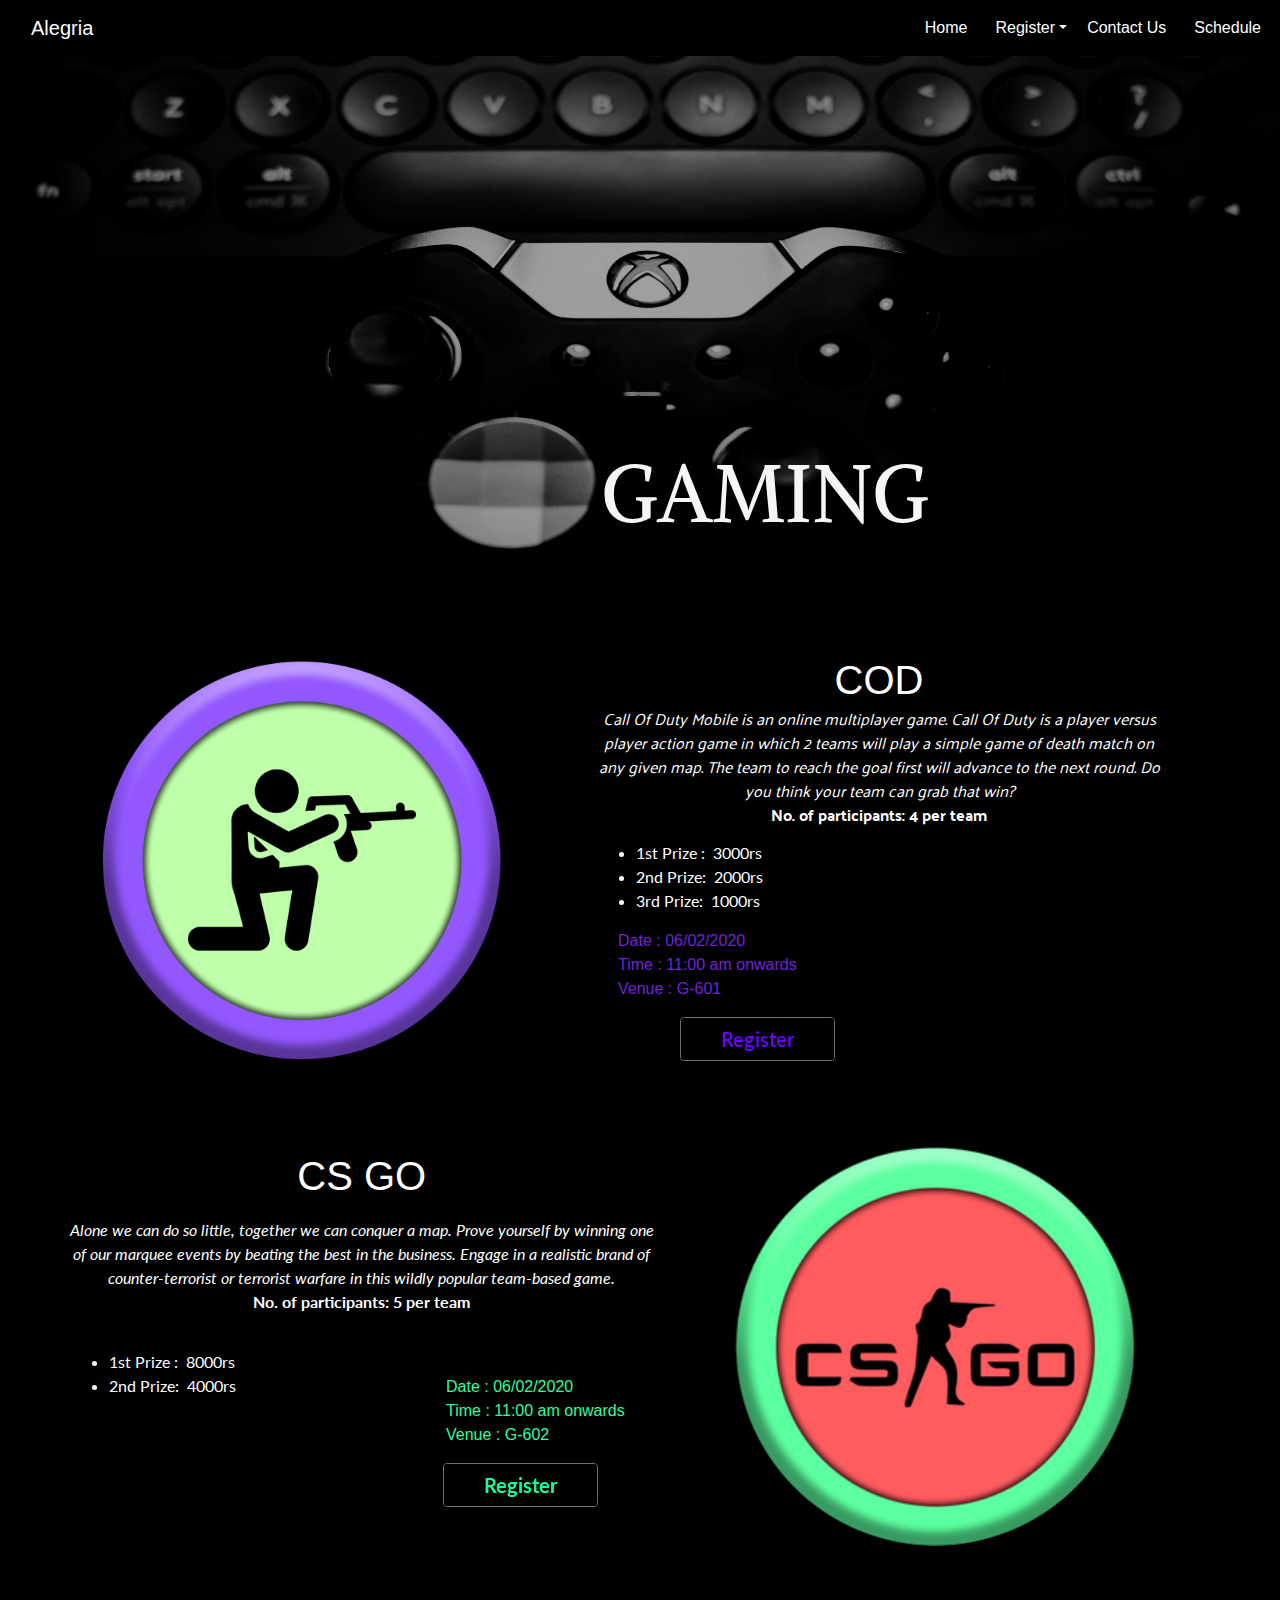
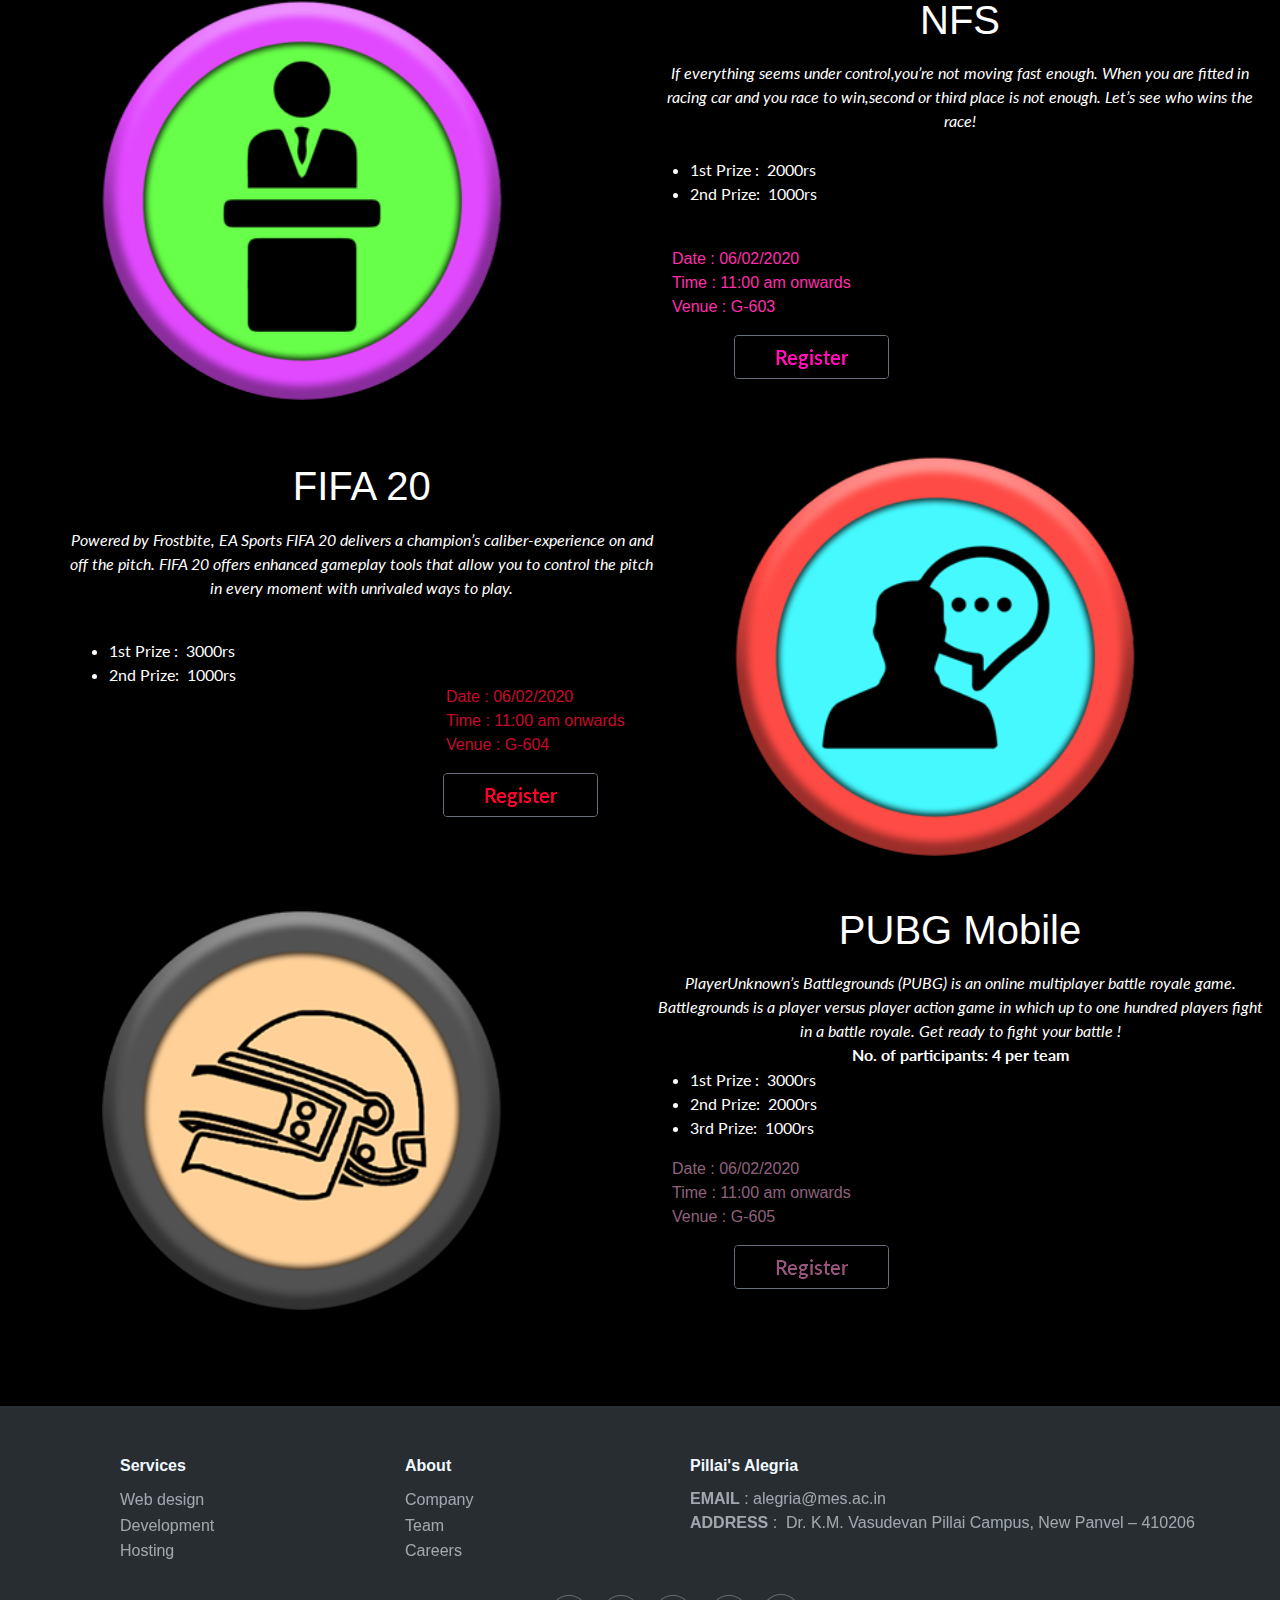
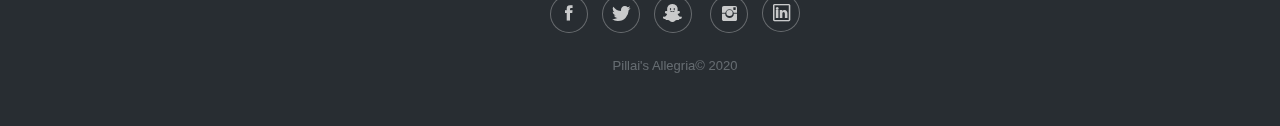
<file: gaming.html>
<!DOCTYPE html>
<html style="width: auto;">

<head>
    <meta charset="utf-8">
    <meta name="viewport" content="width=device-width, initial-scale=1.0, shrink-to-fit=no">
    <title>Alegria</title>
    <link rel="stylesheet" href="assets/bootstrap/css/bootstrap.min.css">
    <link rel="stylesheet" href="https://fonts.googleapis.com/css?family=Aclonica">
    <link rel="stylesheet" href="https://fonts.googleapis.com/css?family=Acme">
    <link rel="stylesheet" href="https://fonts.googleapis.com/css?family=Alfa+Slab+One">
    <link rel="stylesheet" href="https://fonts.googleapis.com/css?family=Alike">
    <link rel="stylesheet" href="https://fonts.googleapis.com/css?family=Alike+Angular">
    <link rel="stylesheet" href="https://fonts.googleapis.com/css?family=Lato">
    <link rel="stylesheet" href="https://fonts.googleapis.com/css?family=Palanquin">
    <link rel="stylesheet" href="assets/fonts/ionicons.min.css">
    <link rel="stylesheet" href="assets/css/Carousel_Image_Slider-1.css">
    <link rel="stylesheet" href="assets/css/Carousel_Image_Slider.css">
    <link rel="stylesheet" href="assets/css/Contact-Form-Clean.css">
    <link rel="stylesheet" href="assets/css/Footer-Dark-1.css">
    <link rel="stylesheet" href="assets/css/Footer-Dark.css">
    <link rel="stylesheet" href="https://cdnjs.cloudflare.com/ajax/libs/animate.css/3.5.2/animate.min.css">
    <link rel="stylesheet" href="assets/css/Navigation-Clean.css">
    <link rel="stylesheet" href="assets/css/styles.css">
</head>

<body style="background-color: rgb(0,0,0);width: 100%;">
    <div style="width: 100%;">
        <section style="height: 656px;width: 1300px;opacity: 1;">
            <nav class="navbar navbar-light navbar-expand-md">
                <div class="container-fluid"><a class="navbar-brand" style="color: #ffffff;" href="index.html">Alegria</a><button data-toggle="collapse" class="navbar-toggler" data-target="#navcol-1" style="background-color: #ff0000;color: rgba(255,255,255,0.5);"><span class="sr-only">Toggle navigation</span></button>
                    <div
                        class="collapse navbar-collapse" id="navcol-1" style="margin-left: 0px;">
                        <ul class="nav navbar-nav ml-auto">
                            <li class="nav-item" role="presentation" style="color: rgb(5,0,62);"><a class="nav-link" style="color: #ffffff;font-size: 16px;padding: 8px;padding-right: 20px;" href="index.html">&nbsp;Home</a></li>
                            <li class="nav-item" role="presentation"></li>
                            <li class="nav-item" role="presentation"></li>
                            <li class="nav-item dropdown"><a class="dropdown-toggle nav-link" data-toggle="dropdown" aria-expanded="false" href="#" style="color: #ffffff;padding-right: 20px;">Register</a>
                                <div class="dropdown-menu text-left" role="menu" style="background-color: rgb(0,0,0);filter: brightness(109%);"><a class="dropdown-item text-left" role="presentation" href="technical.html" style="color: rgb(255,255,255);background-color: #000000;">Technical</a><a class="dropdown-item" role="presentation" href="literary.html" style="color: rgb(255,255,255);">Literary Arts</a>
                                    <a
                                        class="dropdown-item" role="presentation" href="perform.html" style="color: rgb(255,255,255);">Performing Arts</a><a class="dropdown-item" role="presentation" href="informals.html" style="color: rgb(255,255,255);">Informals</a><a class="dropdown-item" role="presentation" href="management.html" style="color: rgb(255,255,255);">Management</a>
                                        <a
                                            class="dropdown-item" role="presentation" href="gaming.html" style="color: rgb(255,255,255);">Gaming</a><a class="dropdown-item" role="presentation" href="Sports.html" style="color: rgb(255,255,255);">Sports</a><a class="dropdown-item" role="presentation" href="finearrts.html" style="color: rgb(255,255,255);">Fine Arts</a>
                                            <a
                                                class="dropdown-item" role="presentation" href="work.html" style="color: rgb(255,255,255);">Workshops</a>
                                                <div class="dropdown-divider" role="presentation"></div>
                                </div>
                            </li>
                        </ul><a href="contactus.html" style="color: rgb(255,255,255);padding-right: 20px;">Contact Us</a>
                        <ul class="nav navbar-nav">
                            <li class="nav-item" role="presentation"><a class="nav-link active" href="schedule.html" style="background-color: #000000;color: #ffffff;">Schedule</a></li>
                            <li class="nav-item" role="presentation"></li>
                            <li class="nav-item" role="presentation"></li>
                        </ul>
                </div>
    </div>
    </nav><img src="assets/img/wu-yi-P1CJmbRIfSk-unsplash.jpg" width="1300px" height="600px" style="width: 1349px;opacity: 1;filter: brightness(62%) contrast(106%);">
    <p class="text-center" style="color: rgb(255,255,255);font-size: 80PX;font-family: Alike, serif;margin-top: -222px;margin-bottom: 1px;margin-left: 230px;opacity: 0.96;">GAMING</p>
    </section>
    </div>
    <div style="width: 100%;height: 1600px;">
        <section style="width: 1300px;height: 1600px;">
            <div class="row hello" style="height: 430px;width: 1192px;margin-bottom: 10px;">
                <div class="col"><img class="rounded-circle img-fluid float-sm-left float-md-left" src="assets/img/Call-of-Duty-Mobile-1.png" width="400px" height="500px" style="margin-top: 4px;margin-right: 50px;margin-bottom: 50px;margin-left: 102px;"></div>
                <div class="col">
                    <h1 class="text-center" style="color: rgb(255,255,255);">COD</h1>
                    <p class="text-break text-center" style="color: rgb(255,255,255);height: 84px;opacity: 1;font-family: Palanquin, sans-serif;width: auto;margin-top: -6px;"><em>Call Of Duty Mobile is an online multiplayer game. Call Of Duty is a player versus player action game in which 2 teams will play a simple game of death match on any given map. The team to reach the goal first will advance to the next round. Do you think your team can grab that win?</em><br><strong>No. of participants: 4 per team</strong><br><br></p>
                    <ul
                        class="float-left float-sm-left float-md-left" style="color: rgb(255,255,255);font-family: Lato, sans-serif;margin-top: 35px;">
                        <li>1st Prize :&nbsp; 3000rs</li>
                        <li>2nd Prize:&nbsp; 2000rs</li>
                        <li style="color: rgb(255,255,255);">3rd Prize:&nbsp; 1000rs</li>
                        </ul>
                        <ul class="list-unstyled" style="margin-top: 139px;color: rgb(239,0,144);margin-left: 22px;">
                            <li style="color: #7223d7;">Date : 06/02/2020</li>
                            <li style="color: #7223d7;">Time : 11:00 am onwards</li>
                            <li style="color: #7223d7;">Venue : G-601</li>
                        </ul><a class="btn btn-outline-secondary text-center" role="button" data-bs-hover-animate="flash" style="margin-right: 0px;margin-left: 84px;padding-right: 40px;padding-left: 40px;background-color: #000000;color: #7223d7;font-family: Lato, sans-serif;font-weight: 700;font-style: normal;font-size: 20px;filter: blur(0px) contrast(141%);"
                            href="https://docs.google.com/forms/d/e/1FAIpQLSfvqhfwXWcNISrGF8cz5gGPifrEp1t0xfzXmO4AlHcMwwIkbQ/viewform?usp=sf_link">Register</a></div>
            </div>
            <div class="row wow" style="height: 400px;width: 1300px;margin-bottom: 10px;">
                <div class="col" style="margin-top: 56px;margin-left: 69px;">
                    <h1 class="text-center" style="color: rgb(255,255,255);">CS GO</h1>
                    <p class="text-break text-center" style="color: rgb(255,255,255);height: 119px;opacity: 1;padding-top: 0px;padding-bottom: 5px;margin-top: -14px;font-family: Lato, sans-serif;"><br><em>Alone we can do so little, together we can conquer a map. Prove yourself by winning one of our marquee events by beating the best in the business. Engage in a realistic brand of counter-terrorist or terrorist warfare in this wildly popular team-based game.</em><br><strong>No. of participants: 5 per team</strong><br><br><br></p>
                    <ul
                        class="float-left float-sm-left float-md-left" style="color: rgb(255,255,255);font-family: Lato, sans-serif;margin-top: 21px;">
                        <li>1st Prize :&nbsp; 8000rs</li>
                        <li>2nd Prize:&nbsp; 4000rs</li>
                        </ul>
                        <ul class="list-unstyled" style="margin-top: 62px;color: rgb(198,10,44);margin-left: 377px;font-size: 16px;">
                            <li style="color: #2dff9a;">Date : 06/02/2020</li>
                            <li style="color: #2dff9a;">Time : 11:00 am onwards</li>
                            <li style="color: #2dff9a;">Venue : G-602</li>
                        </ul><a class="btn btn-outline-secondary text-center" role="button" data-bs-hover-animate="flash" style="margin-right: 0px;margin-left: 374px;padding-right: 40px;padding-left: 40px;background-color: #000000;color: #2dff9a;font-family: Lato, sans-serif;font-weight: 700;font-style: normal;font-size: 20px;filter: blur(0px) contrast(141%);"
                            href="https://docs.google.com/forms/d/e/1FAIpQLSfvqhfwXWcNISrGF8cz5gGPifrEp1t0xfzXmO4AlHcMwwIkbQ/viewform?usp=sf_link">Register</a></div>
                <div class="col"><img class="rounded-circle img-fluid float-sm-left float-md-left" src="assets/img/cs-go.png" width="400px" height="500px" style="margin-top: 50px;margin-right: 50px;margin-bottom: 50px;margin-left: 50px;"></div>
            </div>
            <div class="row" style="height: 400px;width: 1300px;margin-bottom: 10px;margin-top: 100px;">
                <div class="col"><img class="rounded-circle img-fluid float-sm-left float-md-left" src="assets/img/al/english-debate.png" width="400px" height="500px" style="margin-top: 4px;margin-right: 50px;margin-bottom: 50px;margin-left: 102px;"></div>
                <div class="col">
                    <h1 class="text-center" style="color: rgb(255,255,255);">NFS</h1>
                    <p class="text-break text-center" style="color: rgb(255,255,255);height: 84px;opacity: 1;font-family: Lato, sans-serif;margin-top: -15px;"><br><em>If everything seems under control,you’re not moving fast enough. When you are fitted in racing car and you race to win,second or third place is not enough. Let’s see who wins the race!</em><br><br></p>
                    <ul class="float-left float-sm-left float-md-left"
                        style="color: rgb(255,255,255);font-family: Lato, sans-serif;margin-top: 21px;">
                        <li>1st Prize :&nbsp; 2000rs</li>
                        <li>2nd Prize:&nbsp; 1000rs</li>
                    </ul>
                    <ul class="list-unstyled" style="margin-top: 126px;color: rgb(255,46,172);margin-left: 22px;">
                        <li style="color: #ff2eac;">Date : 06/02/2020</li>
                        <li style="color: rgb(255,46,172);">Time : 11:00 am onwards</li>
                        <li style="color: #ff2eac;">Venue : G-603</li>
                    </ul><a class="btn btn-outline-secondary text-center" role="button" data-bs-hover-animate="flash" style="margin-right: 0px;margin-left: 84px;padding-right: 40px;padding-left: 40px;background-color: #000000;color: rgb(255,46,172);font-family: Lato, sans-serif;font-weight: 700;font-style: normal;font-size: 20px;filter: blur(0px) contrast(141%);"
                        href="https://docs.google.com/forms/d/e/1FAIpQLSfvqhfwXWcNISrGF8cz5gGPifrEp1t0xfzXmO4AlHcMwwIkbQ/viewform?usp=sf_link">Register</a></div>
            </div>
            <div class="row" style="height: 400px;width: 1300px;margin-bottom: 10px;">
                <div class="col" style="margin-top: 56px;margin-left: 69px;color: rgb(0,128,255);">
                    <h1 class="text-center" style="color: rgb(255,255,255);">FIFA 20</h1>
                    <p class="text-break text-center" style="color: rgb(255,255,255);height: 119px;opacity: 1;padding-top: 0px;padding-bottom: 5px;margin-top: -14px;font-family: Lato, sans-serif;"><br><em>Powered by Frostbite, EA Sports FIFA 20 delivers a champion’s caliber-experience on and off the pitch. FIFA 20 offers enhanced gameplay tools that allow you to control the pitch in every moment with unrivaled ways to play.</em><br><br></p>
                    <ul
                        class="float-left float-sm-left float-md-left" style="color: rgb(255,255,255);font-family: Lato, sans-serif;">
                        <li>1st Prize :&nbsp; 3000rs</li>
                        <li>2nd Prize:&nbsp; 1000rs</li>
                        </ul>
                        <ul class="list-unstyled" style="margin-top: 62px;color: rgb(198,10,44);margin-left: 377px;font-size: 16px;">
                            <li style="color: rgb(198,10,44);">Date : 06/02/2020</li>
                            <li>Time : 11:00 am onwards</li>
                            <li>Venue : G-604</li>
                        </ul><a class="btn btn-outline-secondary text-center" role="button" data-bs-hover-animate="flash" style="margin-right: 0px;margin-left: 374px;padding-right: 40px;padding-left: 40px;background-color: #000000;color: #ff1c45;font-family: Lato, sans-serif;font-weight: 700;font-style: normal;font-size: 20px;filter: blur(0px) contrast(141%);"
                            href="https://docs.google.com/forms/d/e/1FAIpQLSfvqhfwXWcNISrGF8cz5gGPifrEp1t0xfzXmO4AlHcMwwIkbQ/viewform?usp=sf_link">Register</a></div>
                <div class="col"><img class="rounded-circle img-fluid float-sm-left float-md-left" src="assets/img/al/elocution.png" width="400px" height="500px" style="margin-top: 50px;margin-right: 50px;margin-bottom: 50px;margin-left: 50px;"></div>
            </div>
            <div class="row" style="height: 400px;width: 1300px;margin-bottom: 10px;margin-top: 100px;">
                <div class="col"><img class="rounded-circle img-fluid float-sm-left float-md-left" src="assets/img/PUBG-copy.png" width="400px" height="500px" style="margin-top: 4px;margin-right: 50px;margin-bottom: 50px;margin-left: 102px;"></div>
                <div class="col">
                    <h1 class="text-center" style="color: rgb(255,255,255);">PUBG Mobile</h1>
                    <p class="text-break text-center" style="color: rgb(255,255,255);height: 84px;opacity: 1;font-family: Lato, sans-serif;margin-top: -15px;"><br><em>PlayerUnknown’s Battlegrounds (PUBG) is an online multiplayer battle royale game. Battlegrounds is a player versus player action game in which up to one hundred players fight in a battle royale. Get ready to fight your battle !</em><br><strong>No. of participants: 4 per team</strong><br><br></p>
                    <ul
                        class="float-left float-sm-left float-md-left" style="color: rgb(255,255,255);font-family: Lato, sans-serif;margin-top: 21px;">
                        <li>1st Prize :&nbsp; 3000rs</li>
                        <li>2nd Prize:&nbsp; 2000rs</li>
                        <li>3rd Prize:&nbsp; 1000rs</li>
                        </ul>
                        <ul class="list-unstyled" style="margin-top: 126px;color: rgb(255,46,172);margin-left: 22px;">
                            <li style="color: #8f637e;">Date : 06/02/2020</li>
                            <li style="color: #8f637e;">Time : 11:00 am onwards</li>
                            <li style="color: #8f637e;">Venue : G-605</li>
                        </ul><a class="btn btn-outline-secondary text-center" role="button" data-bs-hover-animate="flash" style="margin-right: 0px;margin-left: 84px;padding-right: 40px;padding-left: 40px;background-color: #000000;color: #8f637e;font-family: Lato, sans-serif;font-weight: 700;font-style: normal;font-size: 20px;filter: blur(0px) contrast(141%);"
                            href="https://docs.google.com/forms/d/e/1FAIpQLSfvqhfwXWcNISrGF8cz5gGPifrEp1t0xfzXmO4AlHcMwwIkbQ/viewform?usp=sf_link">Register</a></div>
            </div>
        </section>
    </div>
    <div class="footer-dark" style="width: 1350px;margin-top: 750px;">
        <footer>
            <div class="container">
                <div class="row">
                    <div class="col-sm-6 col-md-3 item" style="font-size: 20px;">
                        <h3>Services</h3>
                        <ul>
                            <li style="font-size: 16px;"><a href="#">Web design</a></li>
                            <li style="font-size: 16px;"><a href="#">Development</a></li>
                            <li style="font-size: 16px;"><a href="#">Hosting</a></li>
                        </ul>
                    </div>
                    <div class="col-sm-6 col-md-3 item">
                        <h3>About</h3>
                        <ul>
                            <li style="font-size: 16px;"><a href="#">Company</a></li>
                            <li style="font-size: 16px;"><a href="#">Team</a></li>
                            <li style="font-size: 16px;"><a href="#">Careers</a></li>
                        </ul>
                    </div>
                    <div class="col-md-6 item text">
                        <h3>Pillai's Alegria</h3>
                        <p style="font-size: 16px;"><strong>EMAIL</strong>&nbsp;: alegria@mes.ac.in<br><strong>ADDRESS</strong>&nbsp;:&nbsp;&nbsp;Dr. K.M. Vasudevan Pillai Campus, New Panvel – 410206<br><br></p>
                    </div>
                    <div class="col item social"><a href="https://www.facebook.com/pg/pillaisalegria/about/"><i class="icon ion-social-facebook"></i></a><a href="https://twitter.com/pillaisalegria?lang=en"><i class="icon ion-social-twitter"></i></a><a href="https://www.snapchat.com/add/pillaisalegria"><i class="icon ion-social-snapchat"></i></a>
                        <a
                            href="https://www.instagram.com/pillaisalegria/?hl=en"><i class="icon ion-social-instagram"></i></a><a href="https://in.linkedin.com/company/pillaisalegria"><i class="icon ion-social-linkedin-outline" style="width: 18px;height: 19px;font-size: 23px;"></i></a></div>
                </div>
                <p class="copyright">Pillai's Allegria© 2020</p>
            </div>
        </footer>
    </div>
    <script src="assets/js/jquery.min.js"></script>
    <script src="assets/bootstrap/js/bootstrap.min.js"></script>
    <script src="assets/js/smart-forms.min.js"></script>
    <script src="assets/js/bs-init.js"></script>
</body>

</html>
</file>
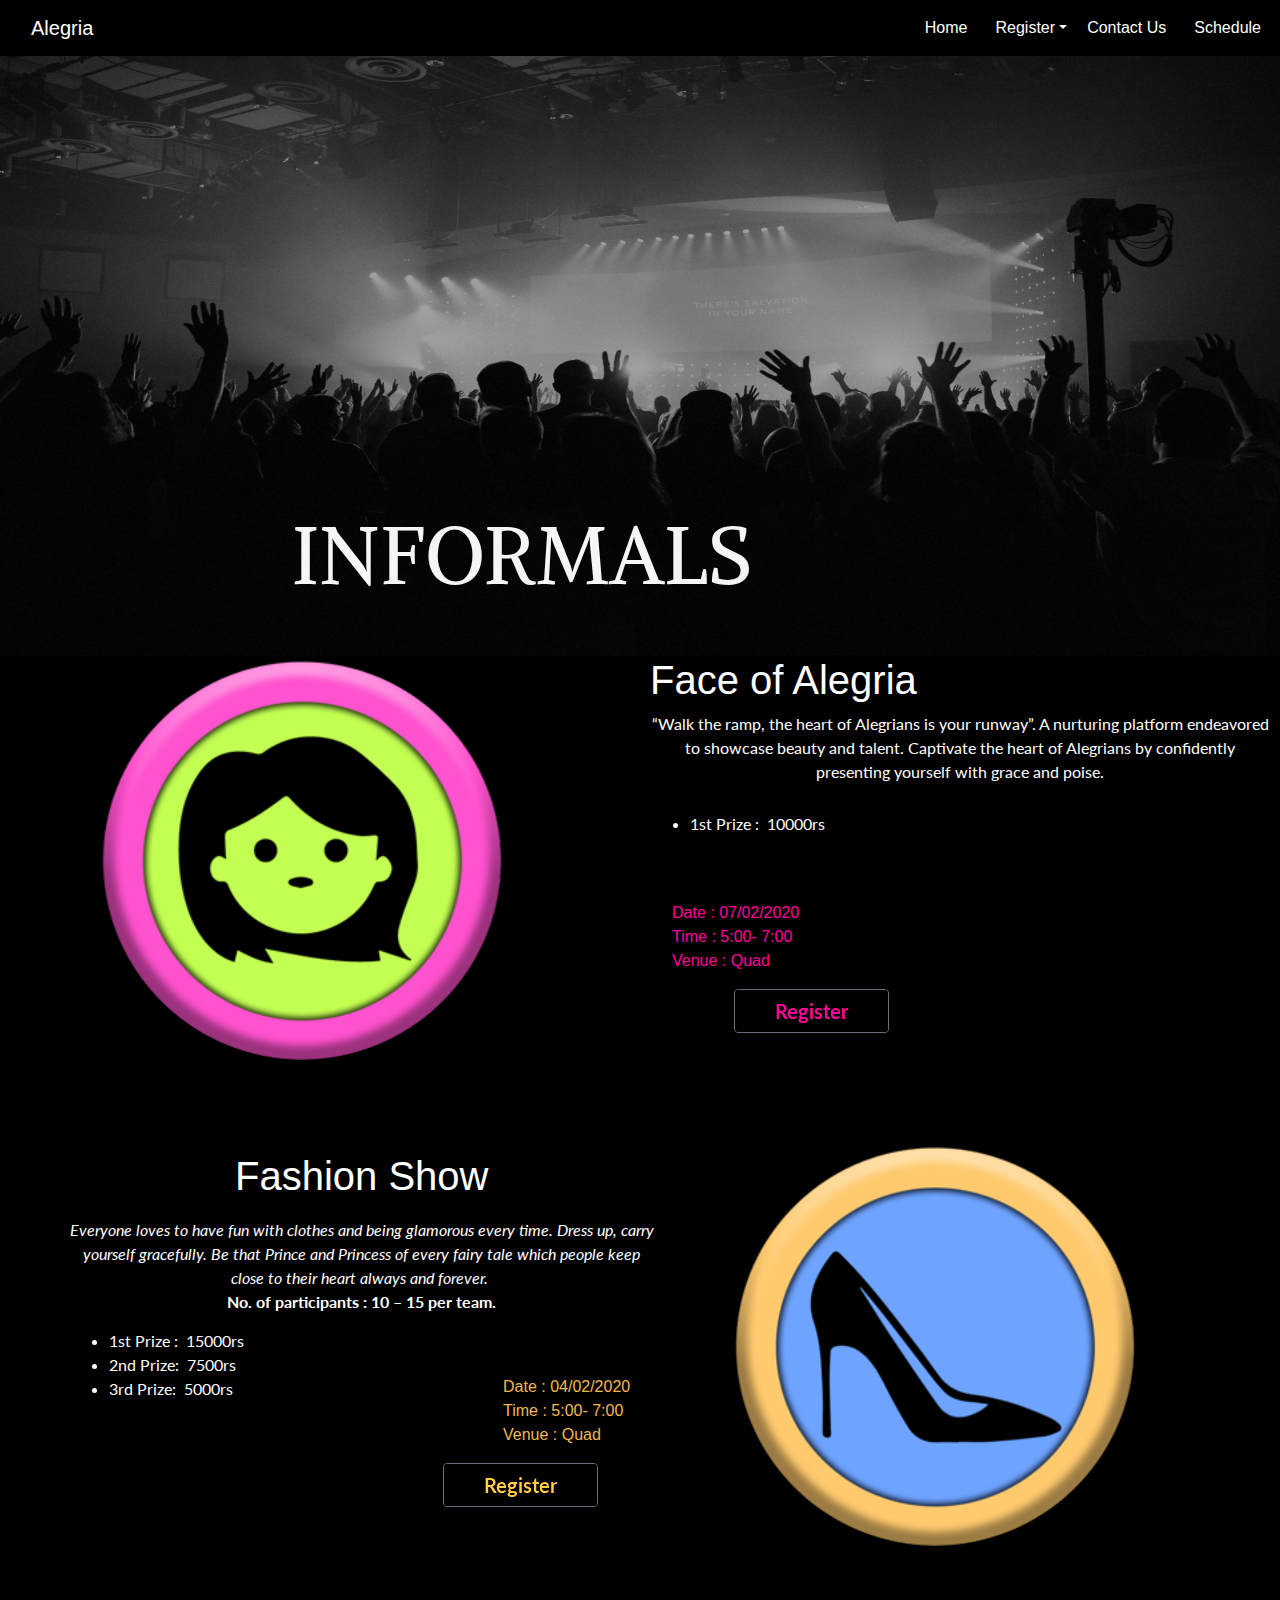
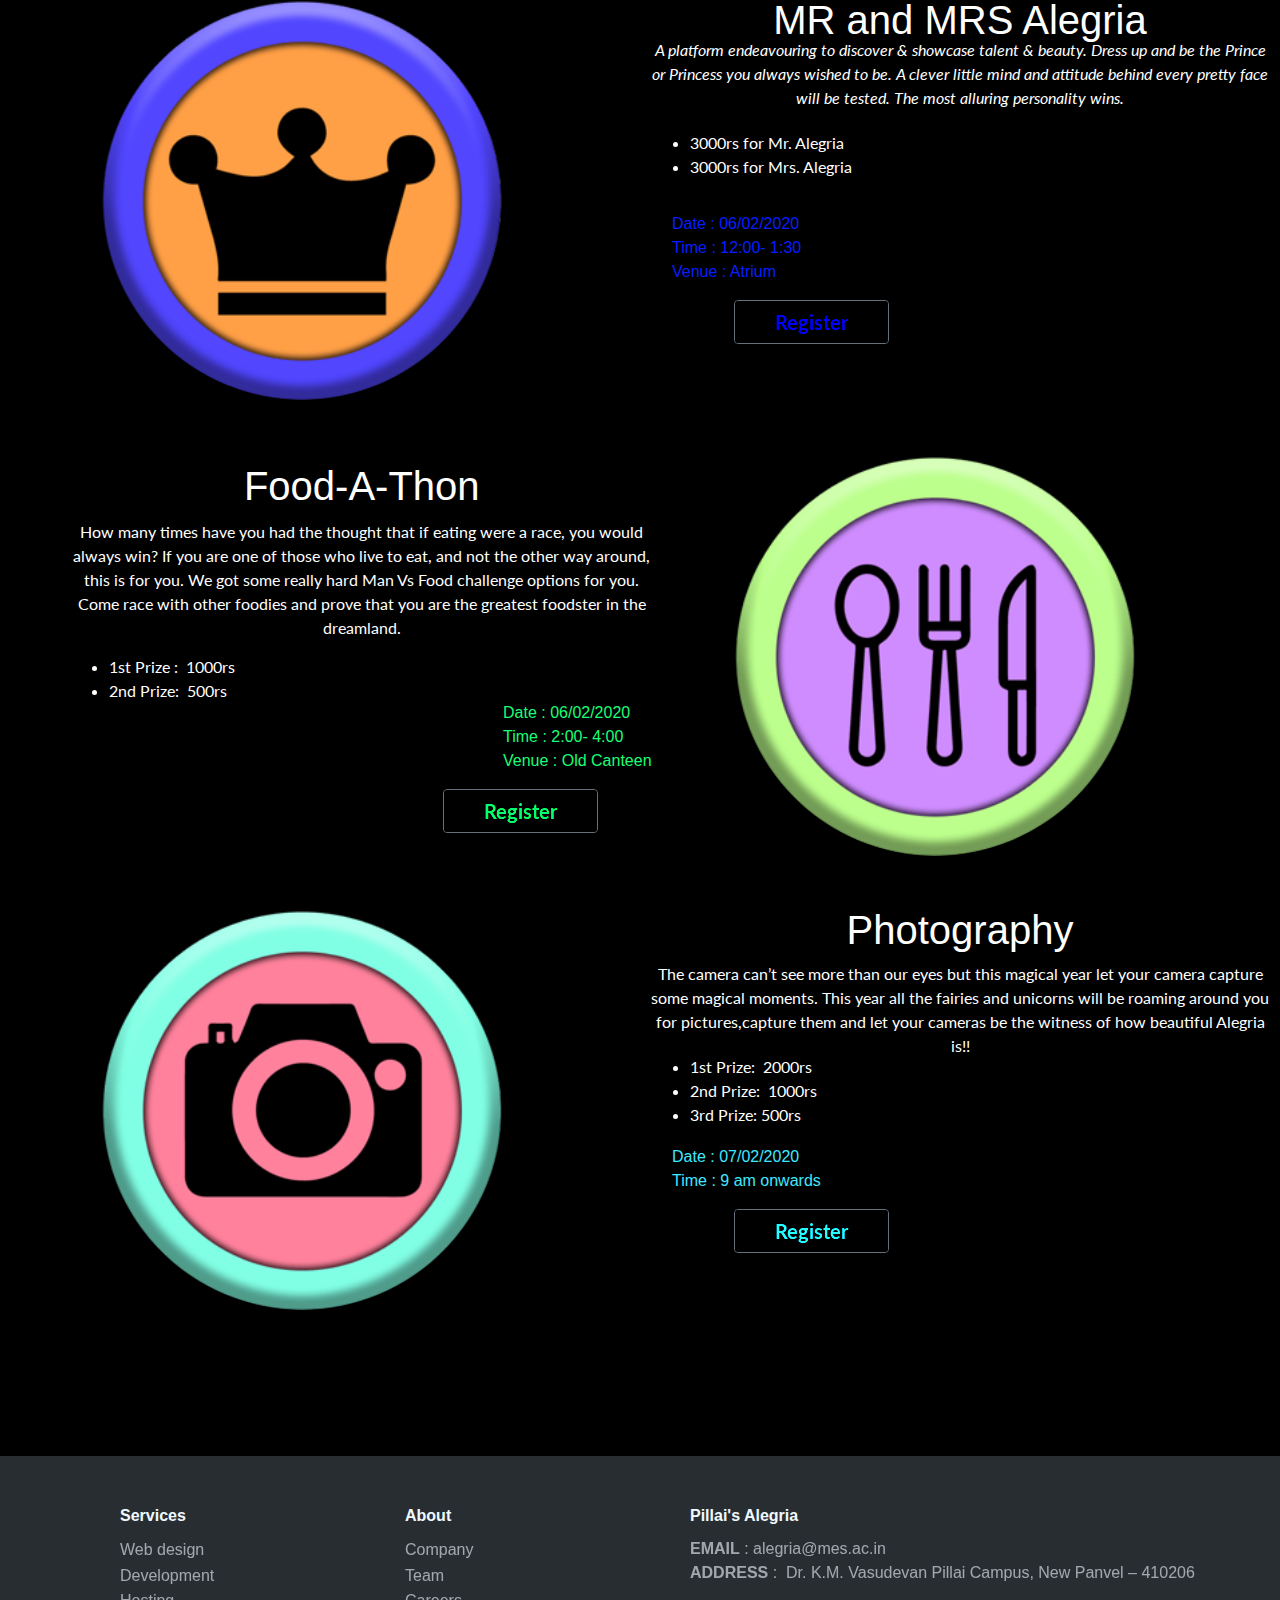
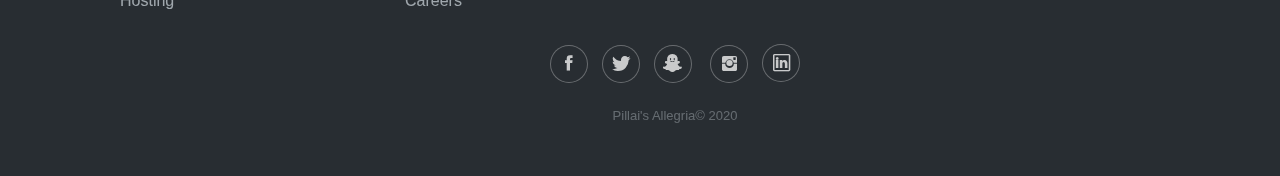
<file: informals.html>
<!DOCTYPE html>
<html>

<head>
    <meta charset="utf-8">
    <meta name="viewport" content="width=device-width, initial-scale=1.0, shrink-to-fit=no">
    <title>Alegria</title>
    <link rel="stylesheet" href="assets/bootstrap/css/bootstrap.min.css">
    <link rel="stylesheet" href="https://fonts.googleapis.com/css?family=Aclonica">
    <link rel="stylesheet" href="https://fonts.googleapis.com/css?family=Acme">
    <link rel="stylesheet" href="https://fonts.googleapis.com/css?family=Alfa+Slab+One">
    <link rel="stylesheet" href="https://fonts.googleapis.com/css?family=Alike">
    <link rel="stylesheet" href="https://fonts.googleapis.com/css?family=Alike+Angular">
    <link rel="stylesheet" href="https://fonts.googleapis.com/css?family=Lato">
    <link rel="stylesheet" href="https://fonts.googleapis.com/css?family=Palanquin">
    <link rel="stylesheet" href="assets/fonts/ionicons.min.css">
    <link rel="stylesheet" href="assets/css/Carousel_Image_Slider-1.css">
    <link rel="stylesheet" href="assets/css/Carousel_Image_Slider.css">
    <link rel="stylesheet" href="assets/css/Contact-Form-Clean.css">
    <link rel="stylesheet" href="assets/css/Footer-Dark-1.css">
    <link rel="stylesheet" href="assets/css/Footer-Dark.css">
    <link rel="stylesheet" href="https://cdnjs.cloudflare.com/ajax/libs/animate.css/3.5.2/animate.min.css">
    <link rel="stylesheet" href="assets/css/Navigation-Clean.css">
    <link rel="stylesheet" href="assets/css/styles.css">
</head>

<body style="background-color: rgb(0,0,0);">
    <div style="width: 1300px;">
        <section style="height: 656px;width: 1300px;opacity: 1;">
            <nav class="navbar navbar-light navbar-expand-md">
                <div class="container-fluid"><a class="navbar-brand" style="color: #ffffff;" href="index.html">Alegria</a><button data-toggle="collapse" class="navbar-toggler" data-target="#navcol-1" style="background-color: #ff0000;color: rgba(255,255,255,0.5);"><span class="sr-only">Toggle navigation</span></button>
                    <div
                        class="collapse navbar-collapse" id="navcol-1" style="margin-left: 0px;">
                        <ul class="nav navbar-nav ml-auto">
                            <li class="nav-item" role="presentation" style="color: rgb(5,0,62);"><a class="nav-link" style="color: #ffffff;font-size: 16px;padding: 8px;padding-right: 20px;" href="index.html">&nbsp;Home</a></li>
                            <li class="nav-item" role="presentation"></li>
                            <li class="nav-item" role="presentation"></li>
                            <li class="nav-item dropdown"><a class="dropdown-toggle nav-link" data-toggle="dropdown" aria-expanded="false" href="#" style="color: #ffffff;padding-right: 20px;">Register</a>
                                <div class="dropdown-menu text-left" role="menu" style="background-color: rgb(0,0,0);filter: brightness(109%);"><a class="dropdown-item text-left" role="presentation" href="technical.html" style="color: rgb(255,255,255);background-color: #000000;">Technical</a><a class="dropdown-item" role="presentation" href="literary.html" style="color: rgb(255,255,255);">Literary Arts</a>
                                    <a
                                        class="dropdown-item" role="presentation" href="perform.html" style="color: rgb(255,255,255);">Performing Arts</a><a class="dropdown-item" role="presentation" href="informals.html" style="color: rgb(255,255,255);">Informals</a><a class="dropdown-item" role="presentation" href="management.html" style="color: rgb(255,255,255);">Management</a>
                                        <a
                                            class="dropdown-item" role="presentation" href="gaming.html" style="color: rgb(255,255,255);">Gaming</a><a class="dropdown-item" role="presentation" href="Sports.html" style="color: rgb(255,255,255);">Sports</a><a class="dropdown-item" role="presentation" href="finearrts.html" style="color: rgb(255,255,255);">Fine Arts</a>
                                            <a
                                                class="dropdown-item" role="presentation" href="work.html" style="color: rgb(255,255,255);">Workshops</a>
                                                <div class="dropdown-divider" role="presentation"></div>
                                </div>
                            </li>
                        </ul><a href="contactus.html" style="color: rgb(255,255,255);padding-right: 20px;">Contact Us</a>
                        <ul class="nav navbar-nav">
                            <li class="nav-item" role="presentation"><a class="nav-link active" href="schedule.html" style="background-color: #000000;color: #ffffff;">Schedule</a></li>
                            <li class="nav-item" role="presentation"></li>
                            <li class="nav-item" role="presentation"></li>
                        </ul>
                </div>
    </div>
    </nav><img src="assets/img/nathan-fertig-IW5Bm4rB9OA-unsplash.jpg" width="1300px" height="600px" style="width: 1349px;opacity: 1;filter: brightness(62%) contrast(106%);">
    <p class="text-left" style="color: rgb(255,255,255);font-size: 80PX;font-family: Alike, serif;margin-top: -160px;margin-bottom: 1px;margin-left: 292px;opacity: 0.96;">INFORMALS</p>
    </section>
    </div>
    <div style="width: 1300px;height: 1600px;">
        <section style="width: 1300px;height: 1600px;">
            <div class="row hello" style="height: 430px;width: 1300px;margin-bottom: 10px;">
                <div class="col"><img class="rounded-circle img-fluid float-sm-left float-md-left" src="assets/img/face-of-alegira-1.png" width="400px" height="500px" style="margin-top: 4px;margin-right: 50px;margin-bottom: 50px;margin-left: 102px;"></div>
                <div class="col">
                    <h1 class="text-left" style="color: rgb(255,255,255);">Face of Alegria</h1>
                    <p class="text-break text-center" style="color: rgb(255,255,255);height: 84px;opacity: 1;font-family: Lato, sans-serif;">“Walk the ramp, the heart of Alegrians is your runway”. A nurturing platform endeavored to showcase beauty and talent. Captivate the heart of Alegrians by confidently presenting yourself with grace and poise.<br><br><br></p>
                    <ul class="float-left float-sm-left float-md-left"
                        style="color: rgb(255,255,255);font-family: Lato, sans-serif;">
                        <li>1st Prize :&nbsp; 10000rs</li>
                    </ul>
                    <ul class="list-unstyled" style="margin-top: 105px;color: rgb(255,0,153);margin-left: 22px;">
                        <li style="color: rgb(255,0,153);">Date : 07/02/2020</li>
                        <li style="color: rgb(255,0,153);">Time : 5:00- 7:00</li>
                        <li>Venue : Quad</li>
                    </ul><button class="btn btn-outline-secondary text-center" data-bs-hover-animate="flash" type="button" style="margin-right: 0px;margin-left: 84px;padding-right: 40px;padding-left: 40px;background-color: #000000;color: rgb(255,0,153);font-family: Lato, sans-serif;font-weight: 700;font-style: normal;font-size: 20px;filter: blur(0px) contrast(141%);">Register</button></div>
            </div>
            <div class="row wow" style="height: 400px;width: 1300px;margin-bottom: 10px;">
                <div class="col" style="margin-top: 56px;margin-left: 69px;">
                    <h1 class="text-center" style="color: rgb(255,255,255);">Fashion Show</h1>
                    <p class="text-break text-center" style="color: rgb(255,255,255);height: 119px;opacity: 1;padding-top: 0px;padding-bottom: 5px;margin-top: -14px;font-family: Lato, sans-serif;"><br><em>Everyone loves to have fun with clothes and being glamorous every time. Dress up, carry yourself gracefully. Be that Prince and Princess of every fairy tale which people keep close to their heart always and forever.</em><strong><em>&nbsp;</em></strong><br><strong>No. of participants : 10 – 15 per team.</strong><br><br><br><br></p>
                    <ul
                        class="float-left float-sm-left float-md-left" style="color: rgb(255,255,255);font-family: Lato, sans-serif;">
                        <li>1st Prize :&nbsp; 15000rs</li>
                        <li>2nd Prize:&nbsp; 7500rs</li>
                        <li style="color: rgb(255,255,255);">3rd Prize:&nbsp; 5000rs</li>
                        </ul>
                        <ul class="list-unstyled" style="margin-top: 62px;color: rgb(239,185,80);margin-left: 434px;font-size: 16px;">
                            <li style="color: rgb(239,185,80);">Date : 04/02/2020</li>
                            <li>Time : 5:00- 7:00</li>
                            <li>Venue : Quad</li>
                        </ul><button class="btn btn-outline-secondary text-center" data-bs-hover-animate="flash" type="button" style="margin-right: 0px;margin-left: 374px;padding-right: 40px;padding-left: 40px;background-color: #000000;color: rgb(239,185,80);font-family: Lato, sans-serif;font-weight: 700;font-style: normal;font-size: 20px;filter: blur(0px) contrast(141%);">Register</button></div>
                <div
                    class="col"><img class="rounded-circle img-fluid float-sm-left float-md-left" src="assets/img/fashion-show.png" width="400px" height="500px" style="margin-top: 50px;margin-right: 50px;margin-bottom: 50px;margin-left: 50px;"></div>
    </div>
    <div class="row" style="height: 400px;width: 1300px;margin-bottom: 10px;margin-top: 100px;">
        <div class="col"><img class="rounded-circle img-fluid float-sm-left float-md-left" src="assets/img/mr-ms-alegria-1.png" width="400px" height="500px" style="margin-top: 4px;margin-right: 50px;margin-bottom: 50px;margin-left: 102px;"></div>
        <div class="col">
            <h1 class="text-center" style="color: rgb(255,255,255);">MR and MRS Alegria</h1>
            <p class="text-break text-center" style="color: rgb(255,255,255);height: 84px;opacity: 1;font-family: Lato, sans-serif;margin-top: -14px;"><em>A platform endeavouring to discover &amp; showcase talent &amp; beauty. Dress up and be the Prince or Princess you always wished to be. A clever little mind and attitude behind every pretty face will be tested. The most alluring personality wins.</em><br><br><br></p>
            <ul
                class="float-left float-sm-left float-md-left" style="color: rgb(255,255,255);font-family: Lato, sans-serif;margin-top: -7px;">
                <li>3000rs for Mr. Alegria</li>
                <li>3000rs for Mrs. Alegria<br></li>
                </ul>
                <ul class="list-unstyled" style="margin-top: 90px;color: rgb(83,39,255);margin-left: 22px;">
                    <li style="color: #061fff;">Date : 06/02/2020</li>
                    <li style="color: #061fff;">Time : 12:00- 1:30</li>
                    <li style="color: #061fff;">Venue : Atrium</li>
                </ul><button class="btn btn-outline-secondary text-center" data-bs-hover-animate="flash" type="button" style="margin-right: 0px;margin-left: 84px;padding-right: 40px;padding-left: 40px;background-color: #000000;color: #061fff;font-family: Lato, sans-serif;font-weight: 700;font-style: normal;font-size: 20px;filter: blur(0px) contrast(141%);">Register</button></div>
    </div>
    <div class="row" style="height: 400px;width: 1300px;margin-bottom: 10px;">
        <div class="col" style="margin-top: 56px;margin-left: 69px;color: rgb(0,128,255);">
            <h1 class="text-center" style="color: rgb(255,255,255);">Food-A-Thon</h1>
            <p class="text-break text-center" style="color: rgb(255,255,255);height: 119px;opacity: 1;padding-top: 0px;padding-bottom: 5px;margin-top: 10px;font-family: Lato, sans-serif;">How many times have you had the thought that if eating were a race, you would always win? If you are one of those who live to eat, and not the other way around, this is for you. We got some really hard Man Vs Food challenge options for you.
                Come race with other foodies and prove that you are the greatest foodster in the dreamland.<br><br><br></p>
            <ul class="float-left float-sm-left float-md-left" style="color: rgb(255,255,255);font-family: Lato, sans-serif;">
                <li>1st Prize :&nbsp; 1000rs</li>
                <li>2nd Prize:&nbsp; 500rs</li>
            </ul>
            <ul class="list-unstyled" style="margin-top: 62px;color: rgb(22,17,239);margin-left: 434px;font-size: 16px;">
                <li style="color: rgb(25,255,117);">Date : 06/02/2020</li>
                <li style="color: rgb(25,255,117);">Time : 2:00- 4:00</li>
                <li style="color: rgb(25,255,117);">Venue : Old Canteen</li>
            </ul><button class="btn btn-outline-secondary text-center" data-bs-hover-animate="flash" type="button" style="margin-right: 0px;margin-left: 374px;padding-right: 40px;padding-left: 40px;background-color: #000000;color: rgb(25,255,117);font-family: Lato, sans-serif;font-weight: 700;font-style: normal;font-size: 20px;filter: blur(0px) contrast(141%);">Register</button></div>
        <div
            class="col"><img class="rounded-circle img-fluid float-sm-left float-md-left" src="assets/img/food-o-thon.png" width="400px" height="500px" style="margin-top: 50px;margin-right: 50px;margin-bottom: 50px;margin-left: 50px;"></div>
    </div>
    <div class="row" style="height: 400px;width: 1300px;margin-bottom: 10px;margin-top: 100px;">
        <div class="col"><img class="rounded-circle img-fluid float-sm-left float-md-left" src="assets/img/photography-informals-2.png" width="400px" height="500px" style="margin-top: 4px;margin-right: 50px;margin-bottom: 50px;margin-left: 102px;"></div>
        <div class="col">
            <h1 class="text-center" style="color: rgb(255,255,255);">Photography</h1>
            <p class="text-break text-center" style="color: rgb(255,255,255);height: 84px;opacity: 1;font-family: Lato, sans-serif;margin-top: 1px;">The camera can’t see more than our eyes but this magical year let your camera capture some magical moments. This year all the fairies and unicorns will be roaming around you for pictures,capture them and let your cameras be the witness of
                how beautiful Alegria is!!<br><br><br></p>
            <ul class="float-left float-sm-left float-md-left" style="color: rgb(255,255,255);font-family: Lato, sans-serif;margin-top: -7px;">
                <li>1st Prize:&nbsp; 2000rs</li>
                <li style="color: rgb(255,255,255);">2nd Prize:&nbsp; 1000rs</li>
                <li>3rd Prize: 500rs</li>
            </ul>
            <ul class="list-unstyled" style="margin-top: 99px;color: rgb(112,0,255);margin-left: 22px;">
                <li style="color: #3fe8ff;">Date : 07/02/2020</li>
                <li style="color: #3fe8ff;">Time : 9 am onwards</li>
            </ul><button class="btn btn-outline-secondary text-center" data-bs-hover-animate="flash" type="button" style="margin-right: 0px;margin-left: 84px;padding-right: 40px;padding-left: 40px;background-color: #000000;color: #3fe8ff;font-family: Lato, sans-serif;font-weight: 700;font-style: normal;font-size: 20px;filter: blur(0px) contrast(141%);">Register</button></div>
    </div>
    </section>
    </div>
    <div class="footer-dark" style="width: 1350px;margin-top: 800px;">
        <footer>
            <div class="container">
                <div class="row">
                    <div class="col-sm-6 col-md-3 item" style="font-size: 20px;">
                        <h3>Services</h3>
                        <ul>
                            <li style="font-size: 16px;"><a href="#">Web design</a></li>
                            <li style="font-size: 16px;"><a href="#">Development</a></li>
                            <li style="font-size: 16px;"><a href="#">Hosting</a></li>
                        </ul>
                    </div>
                    <div class="col-sm-6 col-md-3 item">
                        <h3>About</h3>
                        <ul>
                            <li style="font-size: 16px;"><a href="#">Company</a></li>
                            <li style="font-size: 16px;"><a href="#">Team</a></li>
                            <li style="font-size: 16px;"><a href="#">Careers</a></li>
                        </ul>
                    </div>
                    <div class="col-md-6 item text">
                        <h3>Pillai's Alegria</h3>
                        <p style="font-size: 16px;"><strong>EMAIL</strong>&nbsp;: alegria@mes.ac.in<br><strong>ADDRESS</strong>&nbsp;:&nbsp;&nbsp;Dr. K.M. Vasudevan Pillai Campus, New Panvel – 410206<br><br></p>
                    </div>
                    <div class="col item social"><a href="https://www.facebook.com/pg/pillaisalegria/about/"><i class="icon ion-social-facebook"></i></a><a href="https://twitter.com/pillaisalegria?lang=en"><i class="icon ion-social-twitter"></i></a><a href="https://www.snapchat.com/add/pillaisalegria"><i class="icon ion-social-snapchat"></i></a>
                        <a
                            href="https://www.instagram.com/pillaisalegria/?hl=en"><i class="icon ion-social-instagram"></i></a><a href="https://in.linkedin.com/company/pillaisalegria"><i class="icon ion-social-linkedin-outline" style="width: 18px;height: 19px;font-size: 23px;"></i></a></div>
                </div>
                <p class="copyright">Pillai's Allegria© 2020</p>
            </div>
        </footer>
    </div>
    <script src="assets/js/jquery.min.js"></script>
    <script src="assets/bootstrap/js/bootstrap.min.js"></script>
    <script src="assets/js/smart-forms.min.js"></script>
    <script src="assets/js/bs-init.js"></script>
</body>

</html>
</file>
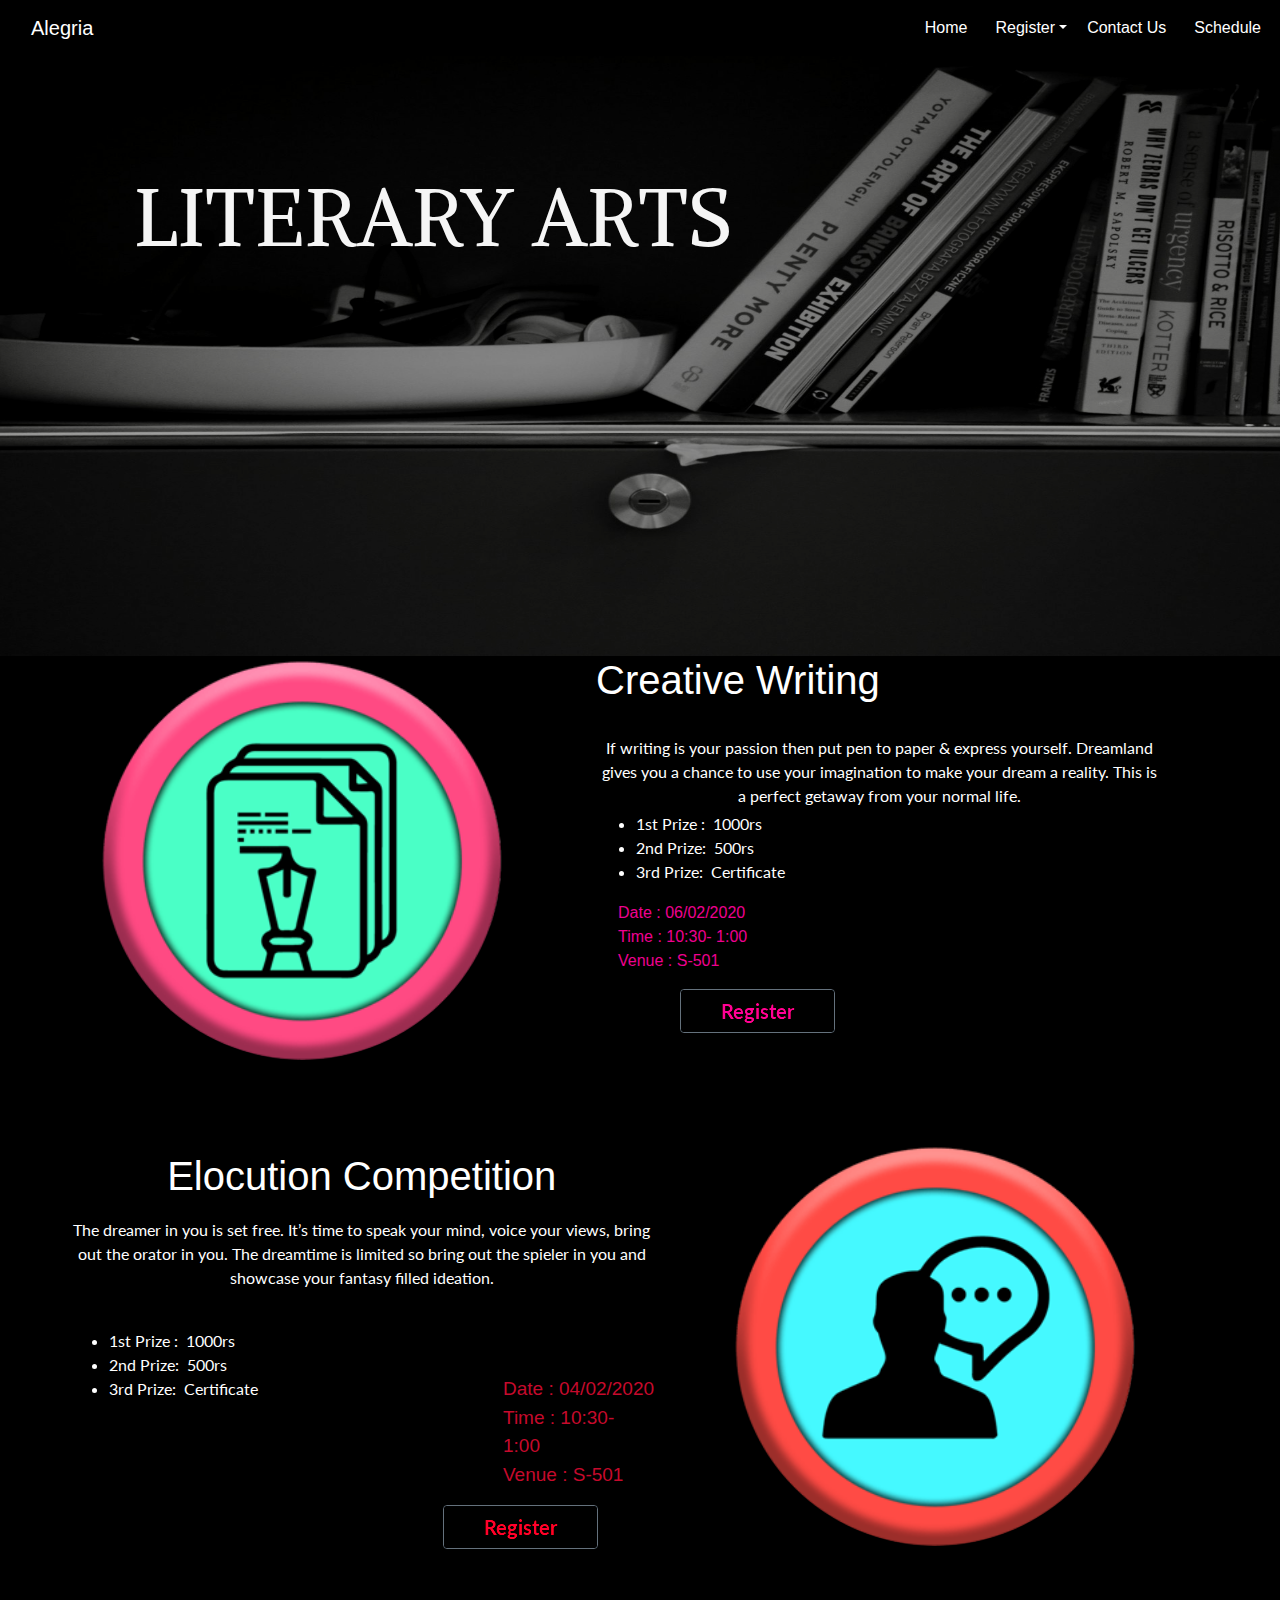
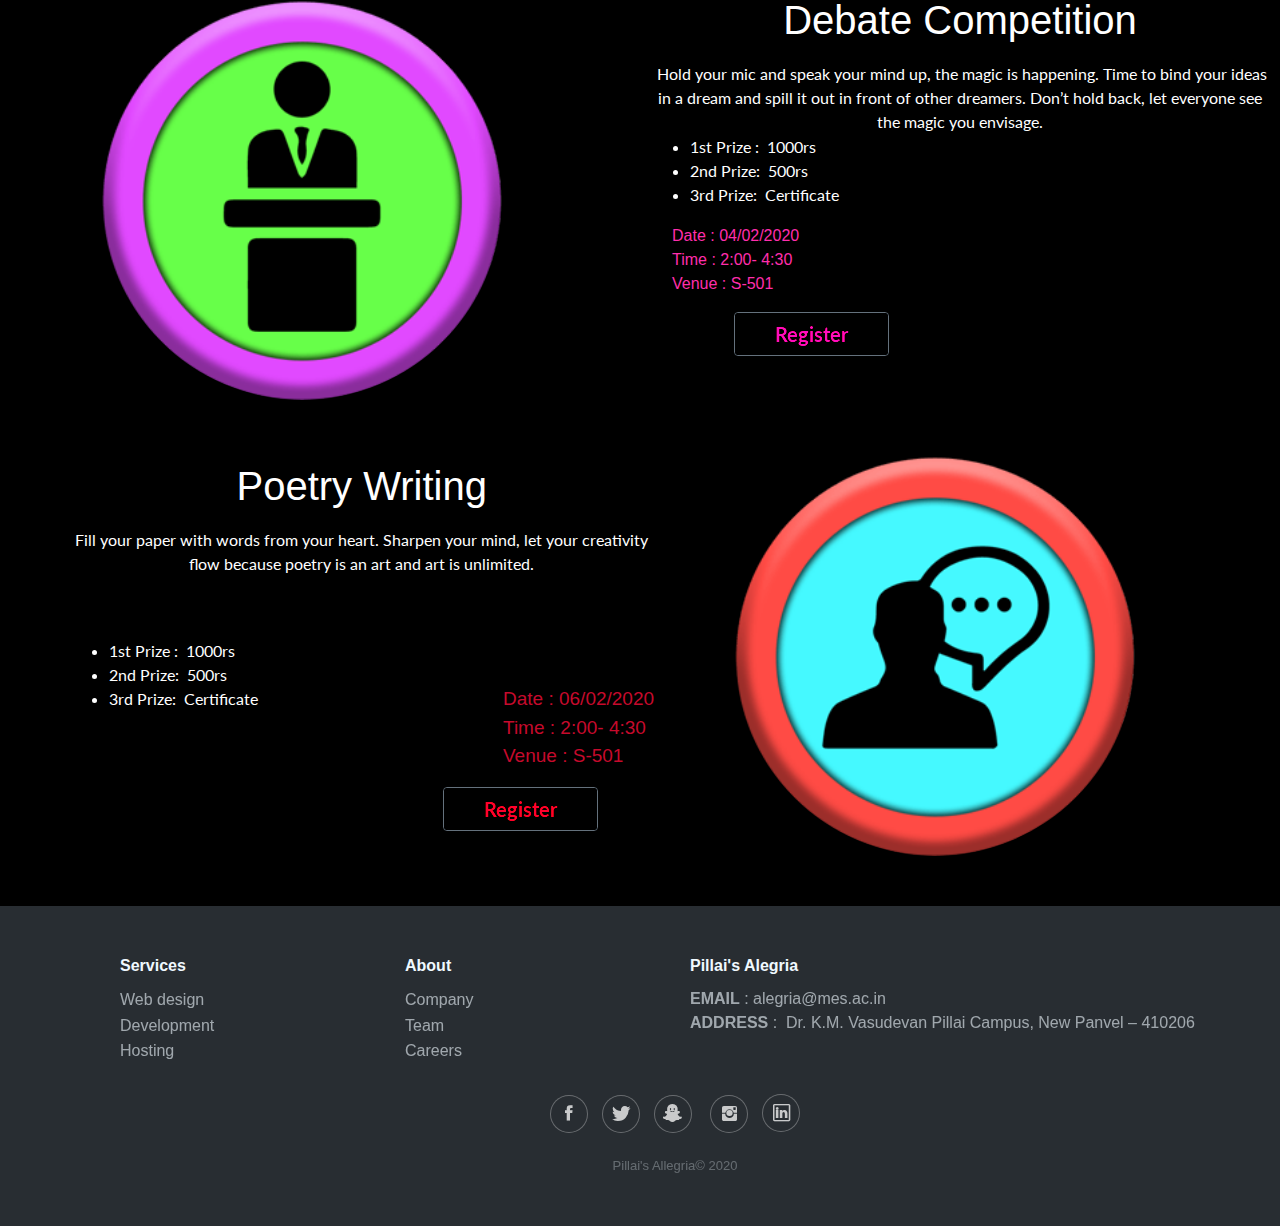
<file: literary.html>
<!DOCTYPE html>
<html style="width: auto;">

<head>
    <meta charset="utf-8">
    <meta name="viewport" content="width=device-width, initial-scale=1.0, shrink-to-fit=no">
    <title>Alegria</title>
    <link rel="stylesheet" href="assets/bootstrap/css/bootstrap.min.css">
    <link rel="stylesheet" href="https://fonts.googleapis.com/css?family=Aclonica">
    <link rel="stylesheet" href="https://fonts.googleapis.com/css?family=Acme">
    <link rel="stylesheet" href="https://fonts.googleapis.com/css?family=Alfa+Slab+One">
    <link rel="stylesheet" href="https://fonts.googleapis.com/css?family=Alike">
    <link rel="stylesheet" href="https://fonts.googleapis.com/css?family=Alike+Angular">
    <link rel="stylesheet" href="https://fonts.googleapis.com/css?family=Lato">
    <link rel="stylesheet" href="https://fonts.googleapis.com/css?family=Palanquin">
    <link rel="stylesheet" href="assets/fonts/ionicons.min.css">
    <link rel="stylesheet" href="assets/css/Carousel_Image_Slider-1.css">
    <link rel="stylesheet" href="assets/css/Carousel_Image_Slider.css">
    <link rel="stylesheet" href="assets/css/Contact-Form-Clean.css">
    <link rel="stylesheet" href="assets/css/Footer-Dark-1.css">
    <link rel="stylesheet" href="assets/css/Footer-Dark.css">
    <link rel="stylesheet" href="https://cdnjs.cloudflare.com/ajax/libs/animate.css/3.5.2/animate.min.css">
    <link rel="stylesheet" href="assets/css/Navigation-Clean.css">
    <link rel="stylesheet" href="assets/css/styles.css">
</head>

<body style="background-color: rgb(0,0,0);">
    <div style="width: 1300px;">
        <section style="height: 656px;width: 1300px;opacity: 1;">
            <nav class="navbar navbar-light navbar-expand-md">
                <div class="container-fluid"><a class="navbar-brand" style="color: #ffffff;" href="index.html">Alegria</a><button data-toggle="collapse" class="navbar-toggler" data-target="#navcol-1" style="background-color: #ff0000;color: rgba(255,255,255,0.5);"><span class="sr-only">Toggle navigation</span></button>
                    <div
                        class="collapse navbar-collapse" id="navcol-1" style="margin-left: 0px;">
                        <ul class="nav navbar-nav ml-auto">
                            <li class="nav-item" role="presentation" style="color: rgb(5,0,62);"><a class="nav-link" style="color: #ffffff;font-size: 16px;padding: 8px;padding-right: 20px;" href="index.html">&nbsp;Home</a></li>
                            <li class="nav-item" role="presentation"></li>
                            <li class="nav-item" role="presentation"></li>
                            <li class="nav-item dropdown"><a class="dropdown-toggle nav-link" data-toggle="dropdown" aria-expanded="false" href="#" style="color: #ffffff;padding-right: 20px;">Register</a>
                                <div class="dropdown-menu text-left" role="menu" style="background-color: rgb(0,0,0);filter: brightness(109%);"><a class="dropdown-item text-left" role="presentation" href="technical.html" style="color: rgb(255,255,255);background-color: #000000;">Technical</a><a class="dropdown-item" role="presentation" href="literary.html" style="color: rgb(255,255,255);">Literary Arts</a>
                                    <a
                                        class="dropdown-item" role="presentation" href="perform.html" style="color: rgb(255,255,255);">Performing Arts</a><a class="dropdown-item" role="presentation" href="informals.html" style="color: rgb(255,255,255);">Informals</a><a class="dropdown-item" role="presentation" href="management.html" style="color: rgb(255,255,255);">Management</a>
                                        <a
                                            class="dropdown-item" role="presentation" href="gaming.html" style="color: rgb(255,255,255);">Gaming</a><a class="dropdown-item" role="presentation" href="Sports.html" style="color: rgb(255,255,255);">Sports</a><a class="dropdown-item" role="presentation" href="finearrts.html" style="color: rgb(255,255,255);">Fine Arts</a>
                                            <a
                                                class="dropdown-item" role="presentation" href="work.html" style="color: rgb(255,255,255);">Workshops</a>
                                                <div class="dropdown-divider" role="presentation"></div>
                                </div>
                            </li>
                        </ul><a href="contactus.html" style="color: rgb(255,255,255);padding-right: 20px;">Contact Us</a>
                        <ul class="nav navbar-nav">
                            <li class="nav-item" role="presentation"><a class="nav-link active" href="schedule.html" style="background-color: #000000;color: #ffffff;">Schedule</a></li>
                            <li class="nav-item" role="presentation"></li>
                            <li class="nav-item" role="presentation"></li>
                        </ul>
                </div>
    </div>
    </nav><img src="assets/img/joanna-oleniuk-GjV4jUJKbWk-unsplash.jpg" width="1300px" height="600px" style="width: 1349px;opacity: 1;filter: brightness(62%) contrast(106%);">
    <p class="text-left" style="color: rgb(255,255,255);font-size: 80PX;font-family: Alike, serif;margin-top: -498px;margin-bottom: 1px;margin-left: 134px;opacity: 0.96;">LITERARY ARTS</p>
    </section>
    </div>
    <div style="width: 1300px;height: 1600px;">
        <section style="width: 1300px;height: 1600px;">
            <div class="row hello" style="height: 430px;width: 1192px;margin-bottom: 10px;">
                <div class="col"><img class="rounded-circle img-fluid float-sm-left float-md-left" src="assets/img/al/essay-writing.png" width="400px" height="500px" style="margin-top: 4px;margin-right: 50px;margin-bottom: 50px;margin-left: 102px;"></div>
                <div class="col">
                    <h1 class="text-left" style="color: rgb(255,255,255);">Creative Writing</h1>
                    <p class="text-break text-center" style="color: rgb(255,255,255);height: 84px;opacity: 1;font-family: Lato, sans-serif;width: auto;"><br>If writing is your passion then put pen to paper &amp; express yourself. Dreamland gives you a chance to use your imagination to make your dream a reality. This is a perfect getaway from your normal life.<br><br></p>
                    <ul class="float-left float-sm-left float-md-left"
                        style="color: rgb(255,255,255);font-family: Lato, sans-serif;">
                        <li>1st Prize :&nbsp; 1000rs</li>
                        <li>2nd Prize:&nbsp; 500rs</li>
                        <li style="color: rgb(255,255,255);">3rd Prize:&nbsp; Certificate</li>
                    </ul>
                    <ul class="list-unstyled" style="margin-top: 105px;color: rgb(239,0,144);margin-left: 22px;">
                        <li style="color: #ef0090;">Date : 06/02/2020</li>
                        <li style="color: rgb(239,0,144);">Time : 10:30- 1:00</li>
                        <li>Venue : S-501</li>
                    </ul><button class="btn btn-outline-secondary text-center" data-bs-hover-animate="flash" type="button" style="margin-right: 0px;margin-left: 84px;padding-right: 40px;padding-left: 40px;background-color: #000000;color: rgb(239,0,144);font-family: Lato, sans-serif;font-weight: 700;font-style: normal;font-size: 20px;filter: blur(0px) contrast(141%);">Register</button></div>
            </div>
            <div class="row wow" style="height: 400px;width: 1300px;margin-bottom: 10px;">
                <div class="col" style="margin-top: 56px;margin-left: 69px;">
                    <h1 class="text-center" style="color: rgb(255,255,255);">Elocution Competition</h1>
                    <p class="text-break text-center" style="color: rgb(255,255,255);height: 119px;opacity: 1;padding-top: 0px;padding-bottom: 5px;margin-top: -14px;font-family: Lato, sans-serif;"><br>The dreamer in you is set free. It’s time to speak your mind, voice your views, bring out the orator in you. The dreamtime is limited so bring out the spieler in you and showcase your fantasy filled ideation.<br><br></p>
                    <ul class="float-left float-sm-left float-md-left"
                        style="color: rgb(255,255,255);font-family: Lato, sans-serif;">
                        <li>1st Prize :&nbsp; 1000rs</li>
                        <li>2nd Prize:&nbsp; 500rs</li>
                        <li style="color: rgb(255,255,255);">3rd Prize:&nbsp; Certificate</li>
                    </ul>
                    <ul class="list-unstyled" style="margin-top: 62px;color: rgb(198,10,44);margin-left: 434px;font-size: 19px;">
                        <li style="color: #c60a2c;">Date : 04/02/2020</li>
                        <li>Time : 10:30- 1:00</li>
                        <li>Venue : S-501</li>
                    </ul><button class="btn btn-outline-secondary text-center" data-bs-hover-animate="flash" type="button" style="margin-right: 0px;margin-left: 374px;padding-right: 40px;padding-left: 40px;background-color: #000000;color: #ff1c45;font-family: Lato, sans-serif;font-weight: 700;font-style: normal;font-size: 20px;filter: blur(0px) contrast(141%);">Register</button></div>
                <div
                    class="col"><img class="rounded-circle img-fluid float-sm-left float-md-left" src="assets/img/al/elocution.png" width="400px" height="500px" style="margin-top: 50px;margin-right: 50px;margin-bottom: 50px;margin-left: 50px;"></div>
    </div>
    <div class="row" style="height: 400px;width: 1300px;margin-bottom: 10px;margin-top: 100px;">
        <div class="col"><img class="rounded-circle img-fluid float-sm-left float-md-left" src="assets/img/al/english-debate.png" width="400px" height="500px" style="margin-top: 4px;margin-right: 50px;margin-bottom: 50px;margin-left: 102px;"></div>
        <div class="col">
            <h1 class="text-center" style="color: rgb(255,255,255);">Debate Competition</h1>
            <p class="text-break text-center" style="color: rgb(255,255,255);height: 84px;opacity: 1;font-family: Lato, sans-serif;margin-top: -38px;"><br><br>&nbsp;Hold your mic and speak your mind up, the magic is happening. Time to bind your ideas in a dream and spill it out in front of other dreamers. Don’t hold back, let everyone see the magic you envisage.<br><br></p>
            <ul class="float-left float-sm-left float-md-left"
                style="color: rgb(255,255,255);font-family: Lato, sans-serif;margin-top: 21px;">
                <li>1st Prize :&nbsp; 1000rs</li>
                <li>2nd Prize:&nbsp; 500rs</li>
                <li style="color: rgb(255,255,255);">3rd Prize:&nbsp; Certificate</li>
            </ul>
            <ul class="list-unstyled" style="margin-top: 126px;color: rgb(255,46,172);margin-left: 22px;">
                <li style="color: #ff2eac;">Date : 04/02/2020</li>
                <li style="color: rgb(255,46,172);">Time : 2:00- 4:30</li>
                <li style="color: #ff2eac;">Venue : S-501</li>
            </ul><button class="btn btn-outline-secondary text-center" data-bs-hover-animate="flash" type="button" style="margin-right: 0px;margin-left: 84px;padding-right: 40px;padding-left: 40px;background-color: #000000;color: rgb(255,46,172);font-family: Lato, sans-serif;font-weight: 700;font-style: normal;font-size: 20px;filter: blur(0px) contrast(141%);">Register</button></div>
    </div>
    <div class="row" style="height: 400px;width: 1300px;margin-bottom: 10px;">
        <div class="col" style="margin-top: 56px;margin-left: 69px;color: rgb(0,128,255);">
            <h1 class="text-center" style="color: rgb(255,255,255);">Poetry Writing</h1>
            <p class="text-break text-center" style="color: rgb(255,255,255);height: 119px;opacity: 1;padding-top: 0px;padding-bottom: 5px;margin-top: -14px;font-family: Lato, sans-serif;"><br>Fill your paper with words from your heart. Sharpen your mind, let your creativity flow because poetry is an art and art is unlimited.<br><br></p>
            <ul class="float-left float-sm-left float-md-left" style="color: rgb(255,255,255);font-family: Lato, sans-serif;">
                <li>1st Prize :&nbsp; 1000rs</li>
                <li>2nd Prize:&nbsp; 500rs</li>
                <li style="color: rgb(255,255,255);">3rd Prize:&nbsp; Certificate</li>
            </ul>
            <ul class="list-unstyled" style="margin-top: 62px;color: rgb(198,10,44);margin-left: 434px;font-size: 19px;">
                <li style="color: rgb(198,10,44);">Date : 06/02/2020</li>
                <li>Time : 2:00- 4:30</li>
                <li>Venue : S-501</li>
            </ul><button class="btn btn-outline-secondary text-center" data-bs-hover-animate="flash" type="button" style="margin-right: 0px;margin-left: 374px;padding-right: 40px;padding-left: 40px;background-color: #000000;color: #ff1c45;font-family: Lato, sans-serif;font-weight: 700;font-style: normal;font-size: 20px;filter: blur(0px) contrast(141%);">Register</button></div>
        <div
            class="col"><img class="rounded-circle img-fluid float-sm-left float-md-left" src="assets/img/al/elocution.png" width="400px" height="500px" style="margin-top: 50px;margin-right: 50px;margin-bottom: 50px;margin-left: 50px;"></div>
    </div>
    </section>
    </div>
    <div class="footer-dark" style="width: 1350px;margin-top: 250px;">
        <footer>
            <div class="container">
                <div class="row">
                    <div class="col-sm-6 col-md-3 item" style="font-size: 20px;">
                        <h3>Services</h3>
                        <ul>
                            <li style="font-size: 16px;"><a href="#">Web design</a></li>
                            <li style="font-size: 16px;"><a href="#">Development</a></li>
                            <li style="font-size: 16px;"><a href="#">Hosting</a></li>
                        </ul>
                    </div>
                    <div class="col-sm-6 col-md-3 item">
                        <h3>About</h3>
                        <ul>
                            <li style="font-size: 16px;"><a href="#">Company</a></li>
                            <li style="font-size: 16px;"><a href="#">Team</a></li>
                            <li style="font-size: 16px;"><a href="#">Careers</a></li>
                        </ul>
                    </div>
                    <div class="col-md-6 item text">
                        <h3>Pillai's Alegria</h3>
                        <p style="font-size: 16px;"><strong>EMAIL</strong>&nbsp;: alegria@mes.ac.in<br><strong>ADDRESS</strong>&nbsp;:&nbsp;&nbsp;Dr. K.M. Vasudevan Pillai Campus, New Panvel – 410206<br><br></p>
                    </div>
                    <div class="col item social"><a href="https://www.facebook.com/pg/pillaisalegria/about/"><i class="icon ion-social-facebook"></i></a><a href="https://twitter.com/pillaisalegria?lang=en"><i class="icon ion-social-twitter"></i></a><a href="https://www.snapchat.com/add/pillaisalegria"><i class="icon ion-social-snapchat"></i></a>
                        <a
                            href="https://www.instagram.com/pillaisalegria/?hl=en"><i class="icon ion-social-instagram"></i></a><a href="https://in.linkedin.com/company/pillaisalegria"><i class="icon ion-social-linkedin-outline" style="width: 18px;height: 19px;font-size: 23px;"></i></a></div>
                </div>
                <p class="copyright">Pillai's Allegria© 2020</p>
            </div>
        </footer>
    </div>
    <script src="assets/js/jquery.min.js"></script>
    <script src="assets/bootstrap/js/bootstrap.min.js"></script>
    <script src="assets/js/smart-forms.min.js"></script>
    <script src="assets/js/bs-init.js"></script>
</body>

</html>
</file>
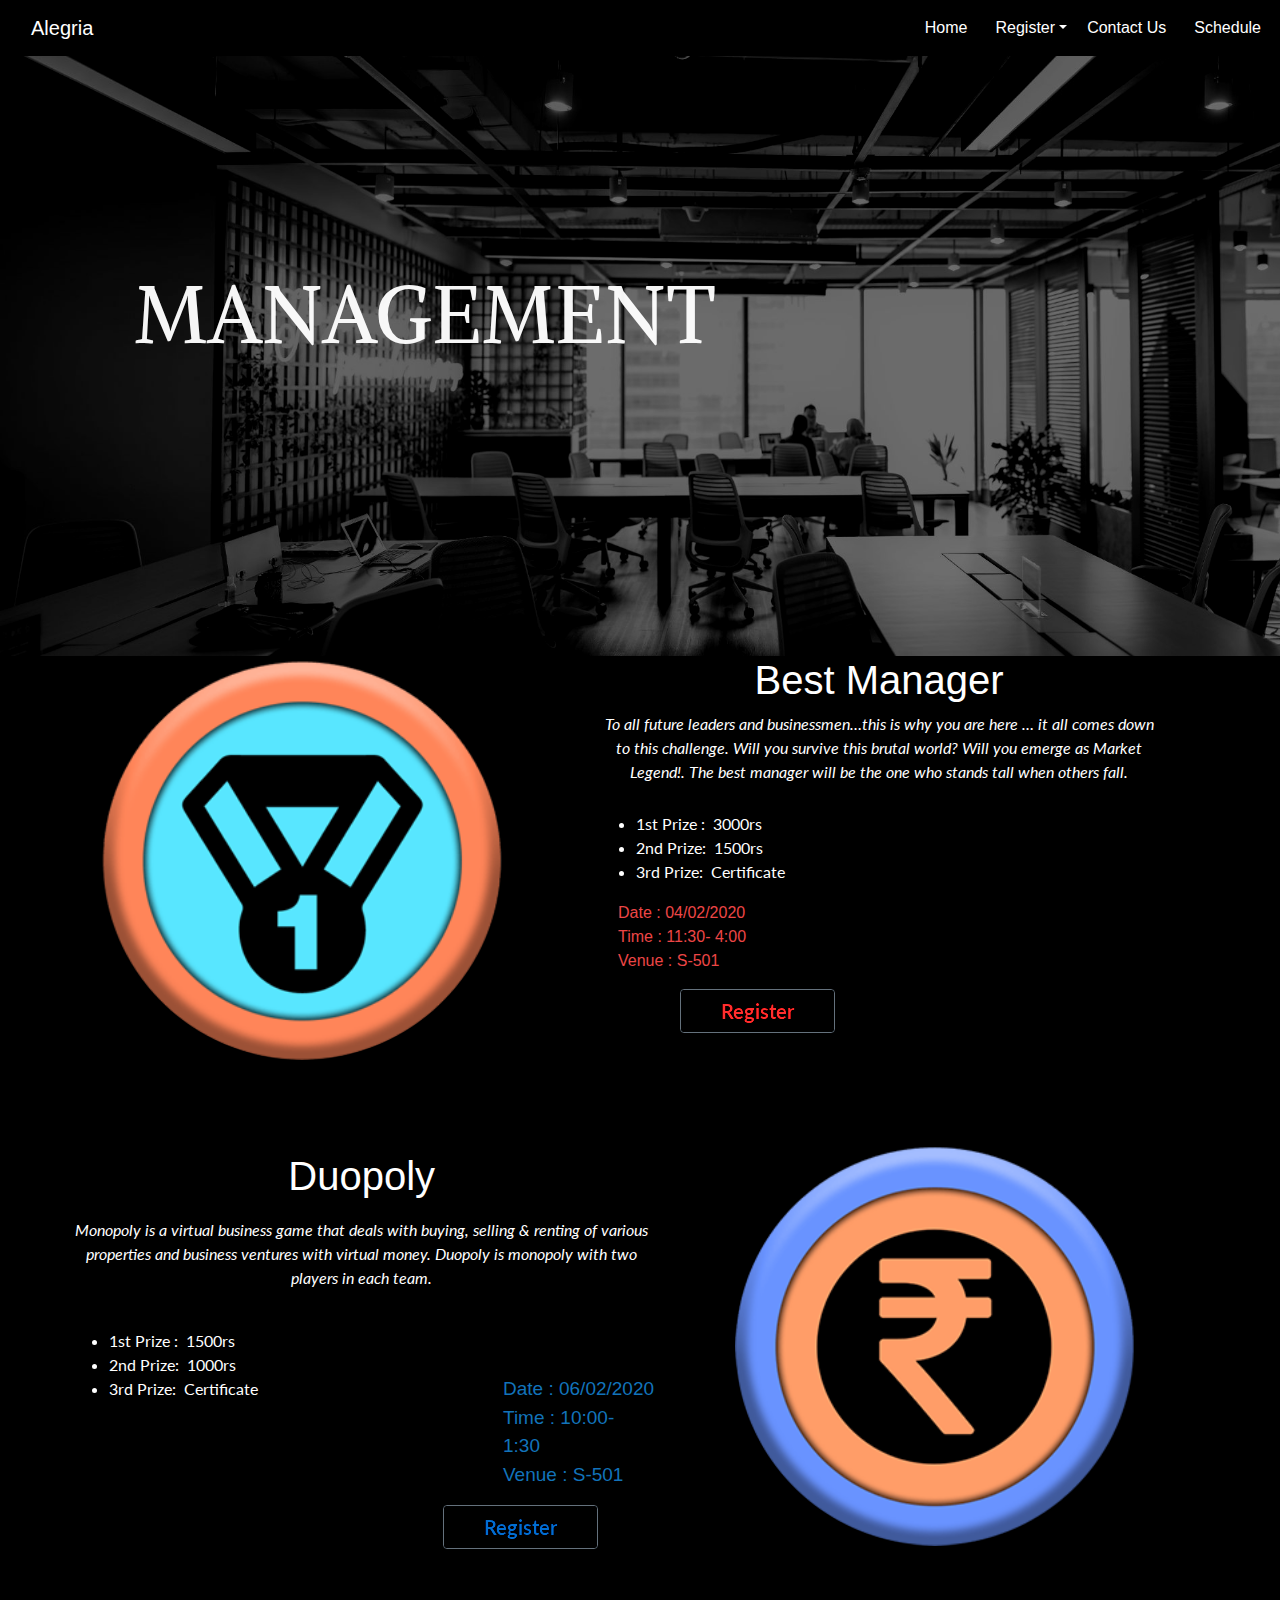
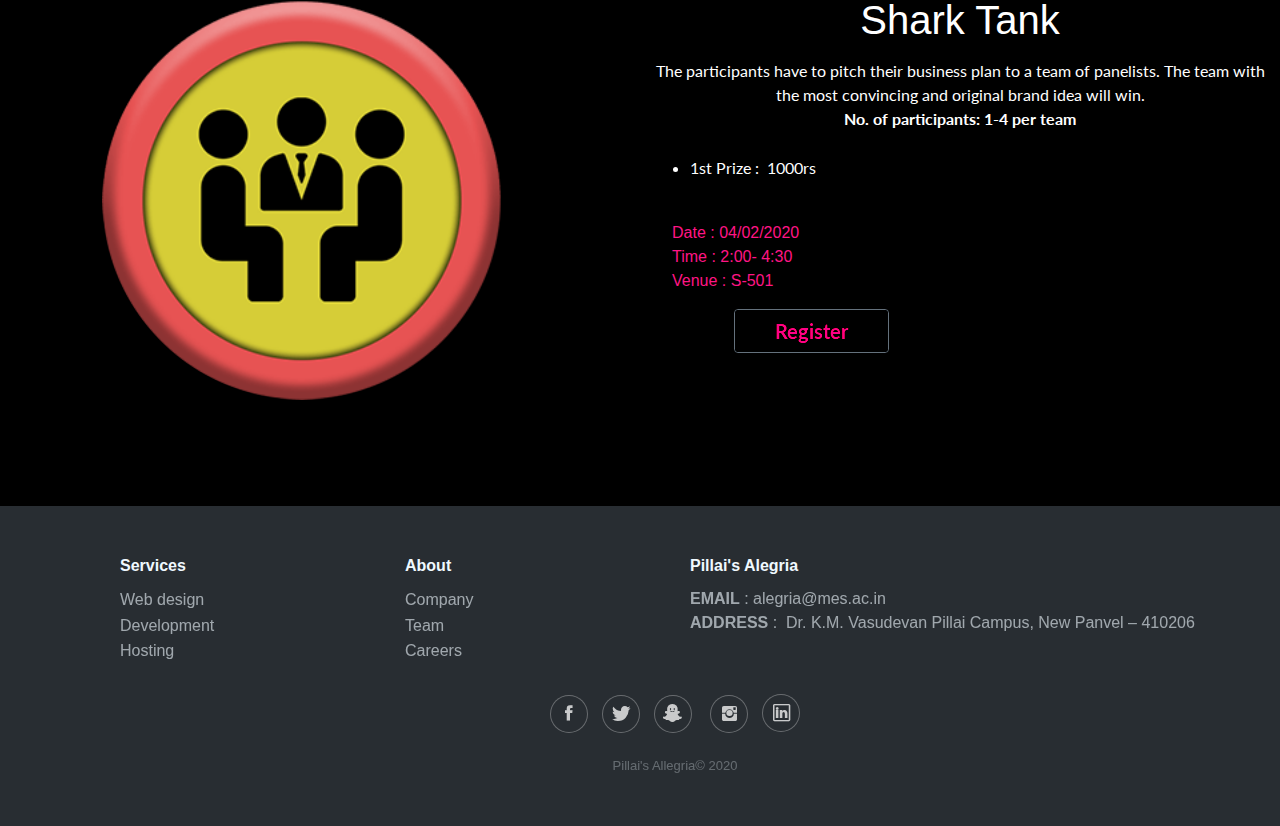
<file: management.html>
<!DOCTYPE html>
<html style="width: auto;">

<head>
    <meta charset="utf-8">
    <meta name="viewport" content="width=device-width, initial-scale=1.0, shrink-to-fit=no">
    <title>Alegria</title>
    <link rel="stylesheet" href="assets/bootstrap/css/bootstrap.min.css">
    <link rel="stylesheet" href="https://fonts.googleapis.com/css?family=Aclonica">
    <link rel="stylesheet" href="https://fonts.googleapis.com/css?family=Acme">
    <link rel="stylesheet" href="https://fonts.googleapis.com/css?family=Alfa+Slab+One">
    <link rel="stylesheet" href="https://fonts.googleapis.com/css?family=Alike">
    <link rel="stylesheet" href="https://fonts.googleapis.com/css?family=Alike+Angular">
    <link rel="stylesheet" href="https://fonts.googleapis.com/css?family=Lato">
    <link rel="stylesheet" href="https://fonts.googleapis.com/css?family=Palanquin">
    <link rel="stylesheet" href="assets/fonts/ionicons.min.css">
    <link rel="stylesheet" href="assets/css/Carousel_Image_Slider-1.css">
    <link rel="stylesheet" href="assets/css/Carousel_Image_Slider.css">
    <link rel="stylesheet" href="assets/css/Contact-Form-Clean.css">
    <link rel="stylesheet" href="assets/css/Footer-Dark-1.css">
    <link rel="stylesheet" href="assets/css/Footer-Dark.css">
    <link rel="stylesheet" href="https://cdnjs.cloudflare.com/ajax/libs/animate.css/3.5.2/animate.min.css">
    <link rel="stylesheet" href="assets/css/Navigation-Clean.css">
    <link rel="stylesheet" href="assets/css/styles.css">
</head>

<body style="background-color: rgb(0,0,0);width: 100%;">
    <div style="width: 100%;">
        <section style="height: 656px;width: 1300px;opacity: 1;">
            <nav class="navbar navbar-light navbar-expand-md">
                <div class="container-fluid"><a class="navbar-brand" style="color: #ffffff;" href="index.html">Alegria</a><button data-toggle="collapse" class="navbar-toggler" data-target="#navcol-1" style="background-color: #ff0000;color: rgba(255,255,255,0.5);"><span class="sr-only">Toggle navigation</span></button>
                    <div
                        class="collapse navbar-collapse" id="navcol-1" style="margin-left: 0px;">
                        <ul class="nav navbar-nav ml-auto">
                            <li class="nav-item" role="presentation" style="color: rgb(5,0,62);"><a class="nav-link" style="color: #ffffff;font-size: 16px;padding: 8px;padding-right: 20px;" href="index.html">&nbsp;Home</a></li>
                            <li class="nav-item" role="presentation"></li>
                            <li class="nav-item" role="presentation"></li>
                            <li class="nav-item dropdown"><a class="dropdown-toggle nav-link" data-toggle="dropdown" aria-expanded="false" href="#" style="color: #ffffff;padding-right: 20px;">Register</a>
                                <div class="dropdown-menu text-left" role="menu" style="background-color: rgb(0,0,0);filter: brightness(109%);"><a class="dropdown-item text-left" role="presentation" href="technical.html" style="color: rgb(255,255,255);background-color: #000000;">Technical</a><a class="dropdown-item" role="presentation" href="literary.html" style="color: rgb(255,255,255);">Literary Arts</a>
                                    <a
                                        class="dropdown-item" role="presentation" href="perform.html" style="color: rgb(255,255,255);">Performing Arts</a><a class="dropdown-item" role="presentation" href="informals.html" style="color: rgb(255,255,255);">Informals</a><a class="dropdown-item" role="presentation" href="management.html" style="color: rgb(255,255,255);">Management</a>
                                        <a
                                            class="dropdown-item" role="presentation" href="gaming.html" style="color: rgb(255,255,255);">Gaming</a><a class="dropdown-item" role="presentation" href="Sports.html" style="color: rgb(255,255,255);">Sports</a><a class="dropdown-item" role="presentation" href="finearrts.html" style="color: rgb(255,255,255);">Fine Arts</a>
                                            <a
                                                class="dropdown-item" role="presentation" href="work.html" style="color: rgb(255,255,255);">Workshops</a>
                                                <div class="dropdown-divider" role="presentation"></div>
                                </div>
                            </li>
                        </ul><a href="contactus.html" style="color: rgb(255,255,255);padding-right: 20px;">Contact Us</a>
                        <ul class="nav navbar-nav">
                            <li class="nav-item" role="presentation"><a class="nav-link active" href="schedule.html" style="background-color: #000000;color: #ffffff;">Schedule</a></li>
                            <li class="nav-item" role="presentation"></li>
                            <li class="nav-item" role="presentation"></li>
                        </ul>
                </div>
    </div>
    </nav><img src="assets/img/ali-yahya-ytNFYf4d_30-unsplash.jpg" width="1300px" height="600px" style="width: 1349px;opacity: 1;filter: brightness(62%) contrast(106%);">
    <p class="text-left" style="color: rgb(255,255,255);font-size: 80PX;font-family: Alike, serif;margin-top: -401px;margin-bottom: 1px;margin-left: 134px;opacity: 0.96;">MANAGEMENT</p>
    </section>
    </div>
    <div style="width: 100%;height: 1600px;">
        <section style="width: 1300px;height: 1600px;">
            <div class="row hello" style="height: 430px;width: 1192px;margin-bottom: 10px;">
                <div class="col"><img class="rounded-circle img-fluid float-sm-left float-md-left" src="assets/img/best-manager.png" width="400px" height="500px" style="margin-top: 4px;margin-right: 50px;margin-bottom: 50px;margin-left: 102px;"></div>
                <div class="col">
                    <h1 class="text-center" style="color: rgb(255,255,255);">Best Manager</h1>
                    <p class="text-break text-center" style="color: rgb(255,255,255);height: 84px;opacity: 1;font-family: Lato, sans-serif;width: auto;"><em>To all future leaders and businessmen…this is why you are here … it all comes down to this challenge. Will you survive this brutal world? Will you emerge as Market Legend!. The best manager will be the one who stands tall when others fall.</em><br><br></p>
                    <ul
                        class="float-left float-sm-left float-md-left" style="color: rgb(255,255,255);font-family: Lato, sans-serif;">
                        <li>1st Prize :&nbsp; 3000rs</li>
                        <li>2nd Prize:&nbsp; 1500rs</li>
                        <li style="color: rgb(255,255,255);">3rd Prize:&nbsp; Certificate</li>
                        </ul>
                        <ul class="list-unstyled" style="margin-top: 105px;color: rgb(239,0,144);margin-left: 22px;">
                            <li style="color: #ed4646;">Date : 04/02/2020</li>
                            <li style="color: #ed4646;">Time : 11:30- 4:00</li>
                            <li style="color: #ed4646;">Venue : S-501</li>
                        </ul><a class="btn btn-outline-secondary text-center" role="button" data-bs-hover-animate="flash" style="margin-right: 0px;margin-left: 84px;padding-right: 40px;padding-left: 40px;background-color: #000000;color: #ed4646;font-family: Lato, sans-serif;font-weight: 700;font-style: normal;font-size: 20px;filter: blur(0px) contrast(141%);"
                            href="https://docs.google.com/forms/d/e/1FAIpQLSfzSrAkzICyeg62RflMlvxsu_JoXmcvhl2rQCtJ73YrJ5azNw/viewform?usp=sf_link">Register</a></div>
            </div>
            <div class="row wow" style="height: 400px;width: 1300px;margin-bottom: 10px;">
                <div class="col" style="margin-top: 56px;margin-left: 69px;">
                    <h1 class="text-center" style="color: rgb(255,255,255);">Duopoly</h1>
                    <p class="text-break text-center" style="color: rgb(255,255,255);height: 119px;opacity: 1;padding-top: 0px;padding-bottom: 5px;margin-top: -14px;font-family: Lato, sans-serif;"><br><em>Monopoly is a virtual business game that deals with buying, selling &amp; renting of various properties and business ventures with virtual money. Duopoly is monopoly with two players in each team.</em><br><br></p>
                    <ul class="float-left float-sm-left float-md-left"
                        style="color: rgb(255,255,255);font-family: Lato, sans-serif;">
                        <li>1st Prize :&nbsp; 1500rs</li>
                        <li>2nd Prize:&nbsp; 1000rs</li>
                        <li style="color: rgb(255,255,255);">3rd Prize:&nbsp; Certificate</li>
                    </ul>
                    <ul class="list-unstyled" style="margin-top: 62px;color: rgb(198,10,44);margin-left: 434px;font-size: 19px;">
                        <li style="color: #1273ba;">Date : 06/02/2020</li>
                        <li style="color: #1273ba;">Time : 10:00- 1:30</li>
                        <li style="color: #1273ba;">Venue : S-501</li>
                    </ul><a class="btn btn-outline-secondary text-center" role="button" data-bs-hover-animate="flash" style="margin-right: 0px;margin-left: 374px;padding-right: 40px;padding-left: 40px;background-color: #000000;color: #1273ba;font-family: Lato, sans-serif;font-weight: 700;font-style: normal;font-size: 20px;filter: blur(0px) contrast(141%);"
                        href="https://docs.google.com/forms/d/e/1FAIpQLSfzSrAkzICyeg62RflMlvxsu_JoXmcvhl2rQCtJ73YrJ5azNw/viewform?usp=sf_link">Register</a></div>
                <div class="col"><img class="rounded-circle img-fluid float-sm-left float-md-left" src="assets/img/MoneyBall-copy.png" width="400px" height="500px" style="margin-top: 50px;margin-right: 50px;margin-bottom: 50px;margin-left: 50px;"></div>
            </div>
            <div class="row" style="height: 400px;width: 1300px;margin-bottom: 10px;margin-top: 100px;">
                <div class="col"><img class="rounded-circle img-fluid float-sm-left float-md-left" src="assets/img/sharktank-copy.png" width="400px" height="500px" style="margin-top: 4px;margin-right: 50px;margin-bottom: 50px;margin-left: 102px;"></div>
                <div class="col">
                    <h1 class="text-center" style="color: rgb(255,255,255);">Shark Tank</h1>
                    <p class="text-break text-center" style="color: rgb(255,255,255);height: 84px;opacity: 1;font-family: Lato, sans-serif;margin-top: -17px;"><br>The participants have to pitch their business plan to a team of panelists. The team with the most convincing and original brand idea will win.<br><strong>No. of participants: 1-4 per team</strong><br><br><br></p>
                    <ul class="float-left float-sm-left float-md-left"
                        style="color: rgb(255,255,255);font-family: Lato, sans-serif;margin-top: 21px;">
                        <li>1st Prize :&nbsp; 1000rs</li>
                    </ul>
                    <ul class="list-unstyled" style="margin-top: 102px;color: rgb(255,46,172);margin-left: 22px;">
                        <li style="color: #ff1585;">Date : 04/02/2020</li>
                        <li style="color: #ff1585;">Time : 2:00- 4:30</li>
                        <li style="color: #ff1585;">Venue : S-501</li>
                    </ul><a class="btn btn-outline-secondary text-center" role="button" data-bs-hover-animate="flash" style="margin-right: 0px;margin-left: 84px;padding-right: 40px;padding-left: 40px;background-color: #000000;color: #ff1585;font-family: Lato, sans-serif;font-weight: 700;font-style: normal;font-size: 20px;filter: blur(0px) contrast(141%);"
                        href="https://docs.google.com/forms/d/e/1FAIpQLSfzSrAkzICyeg62RflMlvxsu_JoXmcvhl2rQCtJ73YrJ5azNw/viewform?usp=sf_link">Register</a></div>
            </div>
        </section>
    </div>
    <div class="footer-dark" style="width: 1350px;margin-top: -150px;">
        <footer>
            <div class="container">
                <div class="row">
                    <div class="col-sm-6 col-md-3 item" style="font-size: 20px;">
                        <h3>Services</h3>
                        <ul>
                            <li style="font-size: 16px;"><a href="#">Web design</a></li>
                            <li style="font-size: 16px;"><a href="#">Development</a></li>
                            <li style="font-size: 16px;"><a href="#">Hosting</a></li>
                        </ul>
                    </div>
                    <div class="col-sm-6 col-md-3 item">
                        <h3>About</h3>
                        <ul>
                            <li style="font-size: 16px;"><a href="#">Company</a></li>
                            <li style="font-size: 16px;"><a href="#">Team</a></li>
                            <li style="font-size: 16px;"><a href="#">Careers</a></li>
                        </ul>
                    </div>
                    <div class="col-md-6 item text">
                        <h3>Pillai's Alegria</h3>
                        <p style="font-size: 16px;"><strong>EMAIL</strong>&nbsp;: alegria@mes.ac.in<br><strong>ADDRESS</strong>&nbsp;:&nbsp;&nbsp;Dr. K.M. Vasudevan Pillai Campus, New Panvel – 410206<br><br></p>
                    </div>
                    <div class="col item social"><a href="https://www.facebook.com/pg/pillaisalegria/about/"><i class="icon ion-social-facebook"></i></a><a href="https://twitter.com/pillaisalegria?lang=en"><i class="icon ion-social-twitter"></i></a><a href="https://www.snapchat.com/add/pillaisalegria"><i class="icon ion-social-snapchat"></i></a>
                        <a
                            href="https://www.instagram.com/pillaisalegria/?hl=en"><i class="icon ion-social-instagram"></i></a><a href="https://in.linkedin.com/company/pillaisalegria"><i class="icon ion-social-linkedin-outline" style="width: 18px;height: 19px;font-size: 23px;"></i></a></div>
                </div>
                <p class="copyright">Pillai's Allegria© 2020</p>
            </div>
        </footer>
    </div>
    <script src="assets/js/jquery.min.js"></script>
    <script src="assets/bootstrap/js/bootstrap.min.js"></script>
    <script src="assets/js/smart-forms.min.js"></script>
    <script src="assets/js/bs-init.js"></script>
</body>

</html>
</file>
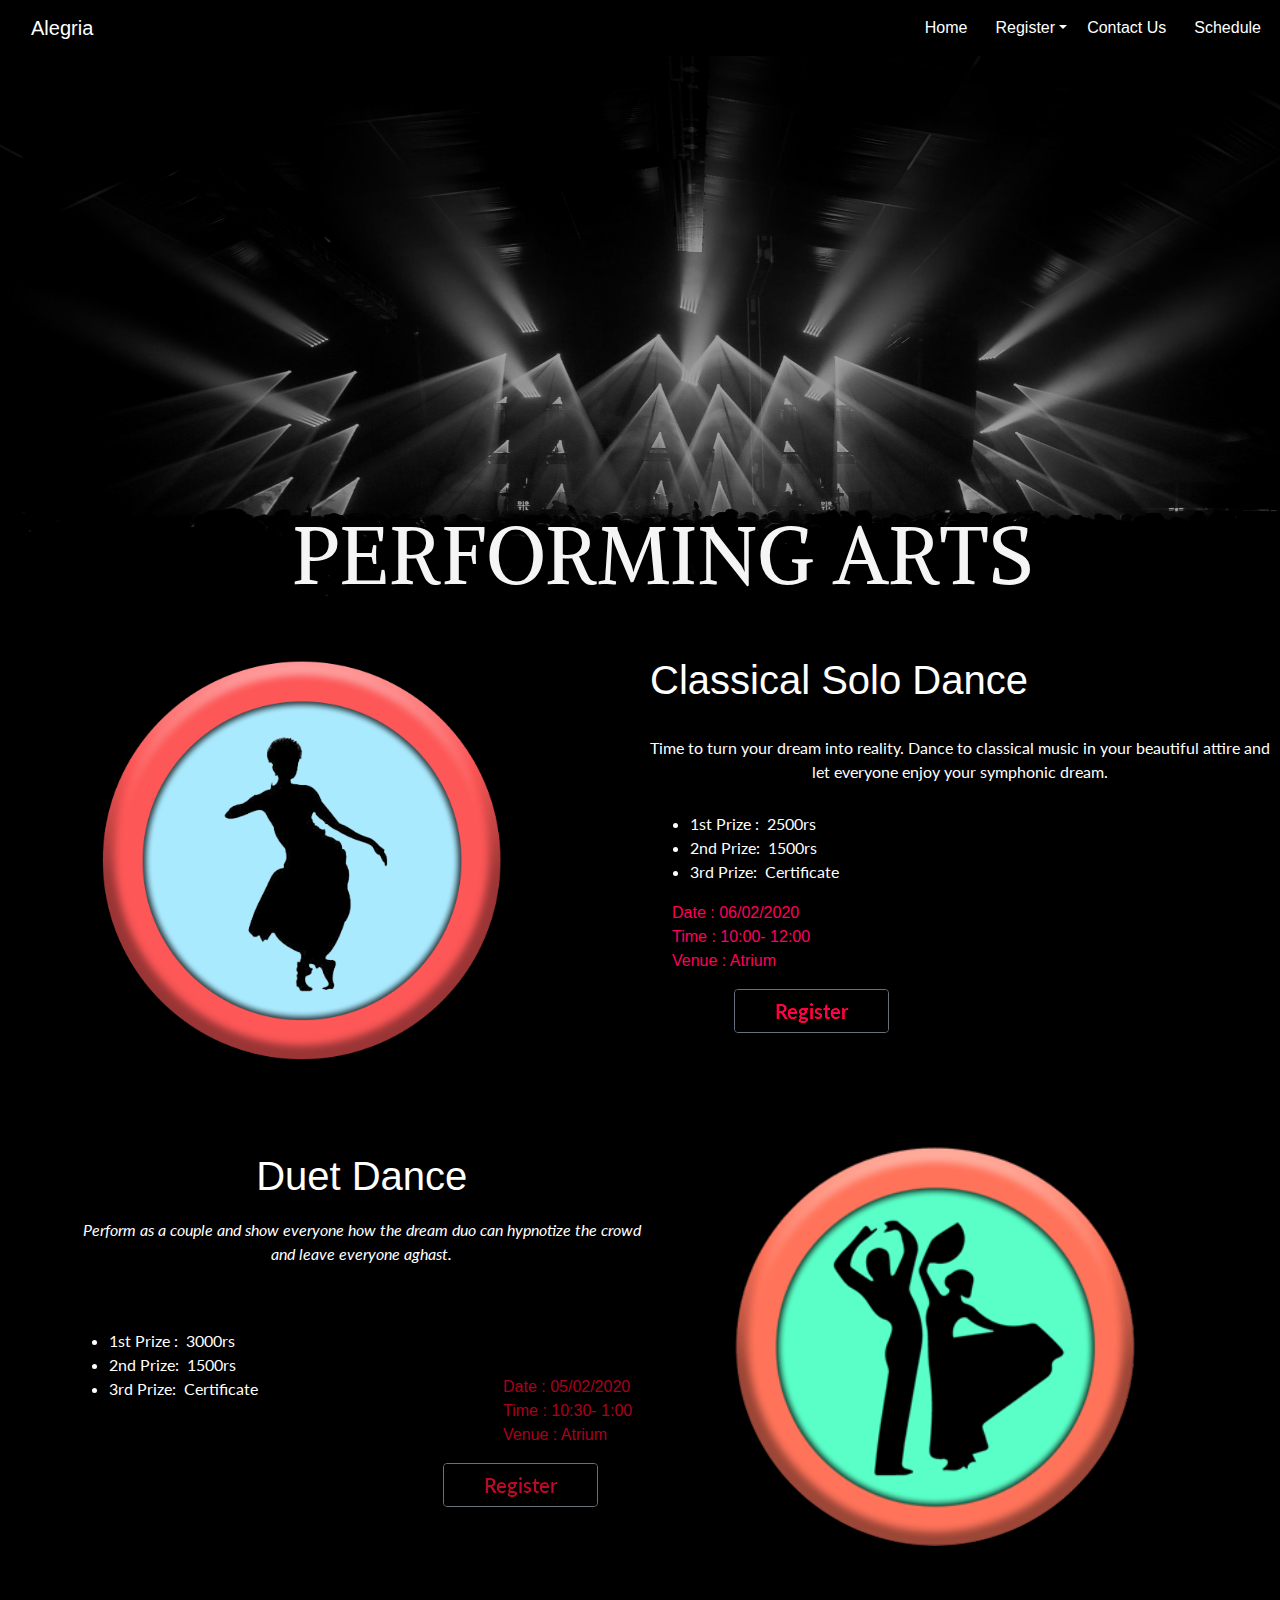
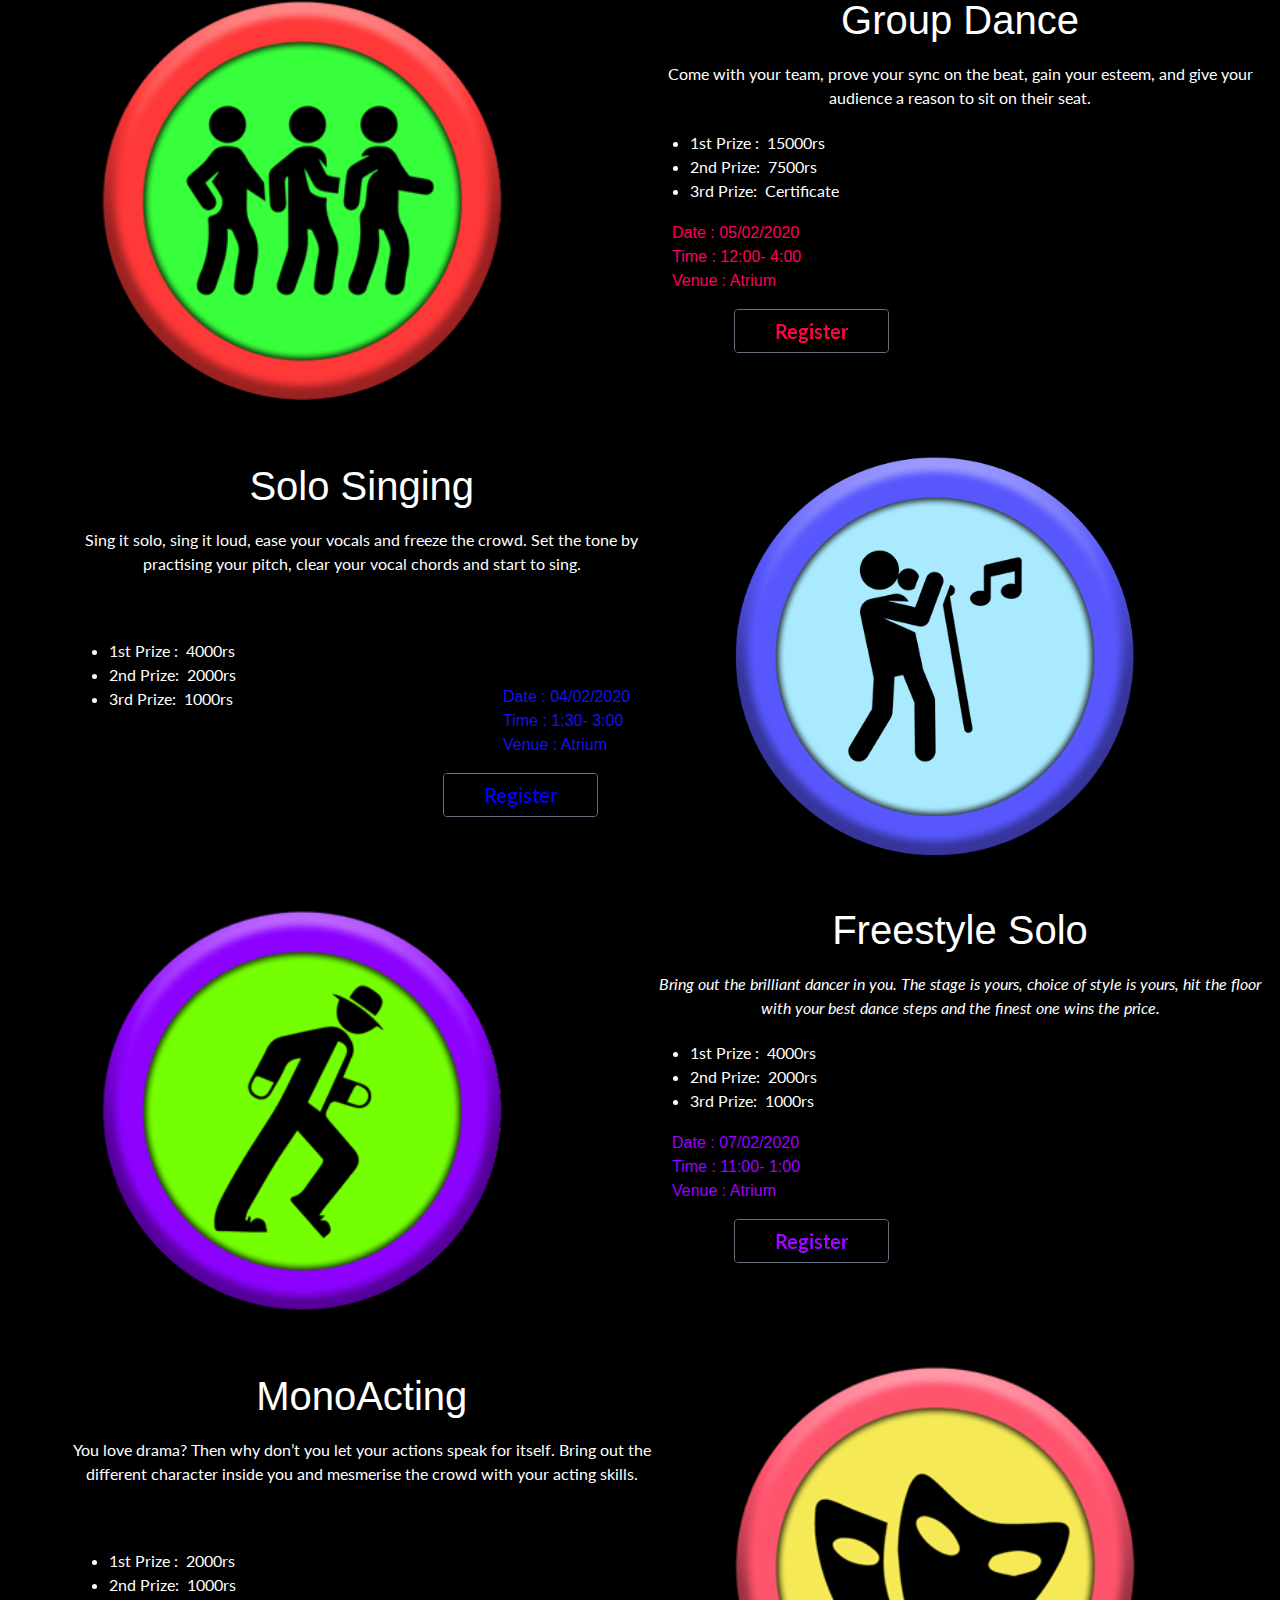
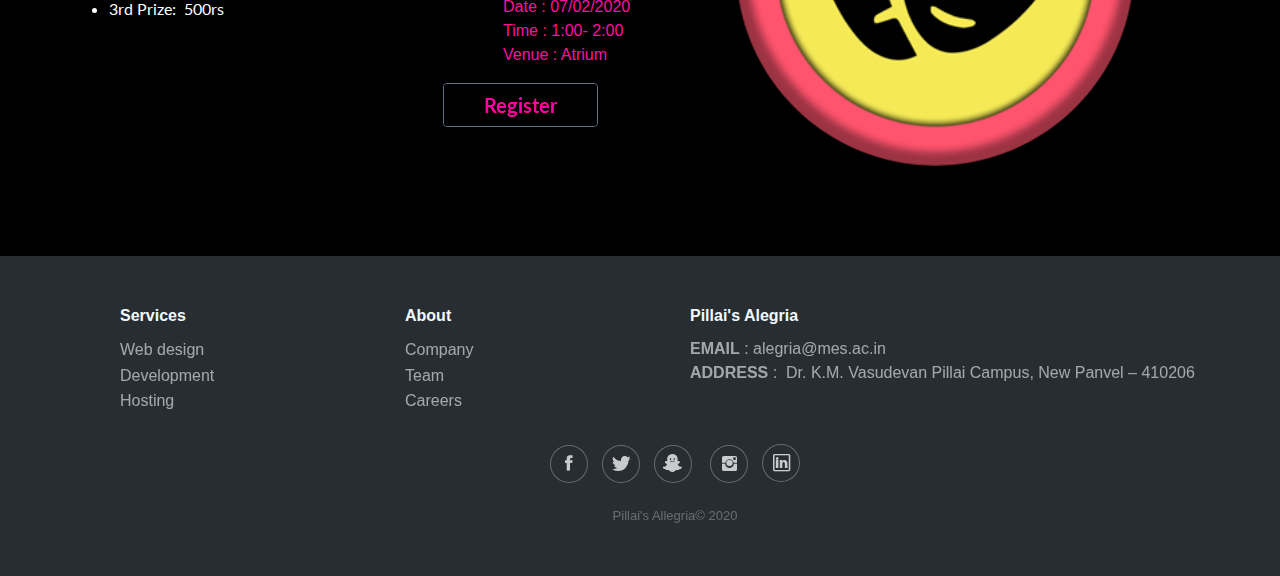
<file: perform.html>
<!DOCTYPE html>
<html>

<head>
    <meta charset="utf-8">
    <meta name="viewport" content="width=device-width, initial-scale=1.0, shrink-to-fit=no">
    <title>Alegria</title>
    <link rel="stylesheet" href="assets/bootstrap/css/bootstrap.min.css">
    <link rel="stylesheet" href="https://fonts.googleapis.com/css?family=Aclonica">
    <link rel="stylesheet" href="https://fonts.googleapis.com/css?family=Acme">
    <link rel="stylesheet" href="https://fonts.googleapis.com/css?family=Alfa+Slab+One">
    <link rel="stylesheet" href="https://fonts.googleapis.com/css?family=Alike">
    <link rel="stylesheet" href="https://fonts.googleapis.com/css?family=Alike+Angular">
    <link rel="stylesheet" href="https://fonts.googleapis.com/css?family=Lato">
    <link rel="stylesheet" href="https://fonts.googleapis.com/css?family=Palanquin">
    <link rel="stylesheet" href="assets/fonts/ionicons.min.css">
    <link rel="stylesheet" href="assets/css/Carousel_Image_Slider-1.css">
    <link rel="stylesheet" href="assets/css/Carousel_Image_Slider.css">
    <link rel="stylesheet" href="assets/css/Contact-Form-Clean.css">
    <link rel="stylesheet" href="assets/css/Footer-Dark-1.css">
    <link rel="stylesheet" href="assets/css/Footer-Dark.css">
    <link rel="stylesheet" href="https://cdnjs.cloudflare.com/ajax/libs/animate.css/3.5.2/animate.min.css">
    <link rel="stylesheet" href="assets/css/Navigation-Clean.css">
    <link rel="stylesheet" href="assets/css/styles.css">
</head>

<body style="background-color: rgb(0,0,0);">
    <div style="width: 1300px;">
        <section style="height: 656px;width: 1300px;opacity: 1;">
            <nav class="navbar navbar-light navbar-expand-md">
                <div class="container-fluid"><a class="navbar-brand" style="color: #ffffff;" href="index.html">Alegria</a><button data-toggle="collapse" class="navbar-toggler" data-target="#navcol-1" style="background-color: #ff0000;color: rgba(255,255,255,0.5);"><span class="sr-only">Toggle navigation</span></button>
                    <div
                        class="collapse navbar-collapse" id="navcol-1" style="margin-left: 0px;">
                        <ul class="nav navbar-nav ml-auto">
                            <li class="nav-item" role="presentation" style="color: rgb(5,0,62);"><a class="nav-link" style="color: #ffffff;font-size: 16px;padding: 8px;padding-right: 20px;" href="index.html">&nbsp;Home</a></li>
                            <li class="nav-item" role="presentation"></li>
                            <li class="nav-item" role="presentation"></li>
                            <li class="nav-item dropdown"><a class="dropdown-toggle nav-link" data-toggle="dropdown" aria-expanded="false" href="#" style="color: #ffffff;padding-right: 20px;">Register</a>
                                <div class="dropdown-menu text-left" role="menu" style="background-color: rgb(0,0,0);filter: brightness(109%);"><a class="dropdown-item text-left" role="presentation" href="technical.html" style="color: rgb(255,255,255);background-color: #000000;">Technical</a><a class="dropdown-item" role="presentation" href="literary.html" style="color: rgb(255,255,255);">Literary Arts</a>
                                    <a
                                        class="dropdown-item" role="presentation" href="perform.html" style="color: rgb(255,255,255);">Performing Arts</a><a class="dropdown-item" role="presentation" href="informals.html" style="color: rgb(255,255,255);">Informals</a><a class="dropdown-item" role="presentation" href="management.html" style="color: rgb(255,255,255);">Management</a>
                                        <a
                                            class="dropdown-item" role="presentation" href="gaming.html" style="color: rgb(255,255,255);">Gaming</a><a class="dropdown-item" role="presentation" href="Sports.html" style="color: rgb(255,255,255);">Sports</a><a class="dropdown-item" role="presentation" href="finearrts.html" style="color: rgb(255,255,255);">Fine Arts</a>
                                            <a
                                                class="dropdown-item" role="presentation" href="work.html" style="color: rgb(255,255,255);">Workshops</a>
                                                <div class="dropdown-divider" role="presentation"></div>
                                </div>
                            </li>
                        </ul><a href="contactus.html" style="color: rgb(255,255,255);padding-right: 20px;">Contact Us</a>
                        <ul class="nav navbar-nav">
                            <li class="nav-item" role="presentation"><a class="nav-link active" href="schedule.html" style="background-color: #000000;color: #ffffff;">Schedule</a></li>
                            <li class="nav-item" role="presentation"></li>
                            <li class="nav-item" role="presentation"></li>
                        </ul>
                </div>
    </div>
    </nav><img src="assets/img/jorik-kleen-x1yHtSg1DsQ-unsplash.jpg" width="1300px" height="600px" style="width: 1349px;opacity: 1;filter: brightness(62%) contrast(106%);">
    <p class="text-left" style="color: rgb(255,255,255);font-size: 80PX;font-family: Alike, serif;margin-top: -160px;margin-bottom: 1px;margin-left: 292px;opacity: 0.96;">PERFORMING ARTS</p>
    </section>
    </div>
    <div style="width: 1300px;height: 1600px;">
        <section style="width: 1300px;height: 1600px;">
            <div class="row hello" style="height: 430px;width: 1300px;margin-bottom: 10px;">
                <div class="col"><img class="rounded-circle img-fluid float-sm-left float-md-left" src="assets/img/al/Classical-Solo-1.png" width="400px" height="500px" style="margin-top: 4px;margin-right: 50px;margin-bottom: 50px;margin-left: 102px;"></div>
                <div class="col">
                    <h1 class="text-left" style="color: rgb(255,255,255);">Classical Solo Dance</h1>
                    <p class="text-break text-center" style="color: rgb(255,255,255);height: 84px;opacity: 1;font-family: Lato, sans-serif;"><br>Time to turn your dream into reality. Dance to classical music in your beautiful attire and let everyone enjoy your symphonic dream.<br></p>
                    <ul class="float-left float-sm-left float-md-left" style="color: rgb(255,255,255);font-family: Lato, sans-serif;">
                        <li>1st Prize :&nbsp; 2500rs</li>
                        <li>2nd Prize:&nbsp; 1500rs</li>
                        <li style="color: rgb(255,255,255);">3rd Prize:&nbsp; Certificate</li>
                    </ul>
                    <ul class="list-unstyled" style="margin-top: 105px;color: rgb(255,0,92);margin-left: 22px;">
                        <li style="color: #ff005c;">Date : 06/02/2020</li>
                        <li style="color: rgb(255,0,92);">Time : 10:00- 12:00</li>
                        <li>Venue : Atrium</li>
                    </ul><button class="btn btn-outline-secondary text-center" data-bs-hover-animate="flash" type="button" style="margin-right: 0px;margin-left: 84px;padding-right: 40px;padding-left: 40px;background-color: #000000;color: rgb(255,0,92);font-family: Lato, sans-serif;font-weight: 700;font-style: normal;font-size: 20px;filter: blur(0px) contrast(141%);">Register</button></div>
            </div>
            <div class="row wow" style="height: 400px;width: 1300px;margin-bottom: 10px;">
                <div class="col" style="margin-top: 56px;margin-left: 69px;">
                    <h1 class="text-center" style="color: rgb(255,255,255);">Duet Dance</h1>
                    <p class="text-break text-center" style="color: rgb(255,255,255);height: 119px;opacity: 1;padding-top: 0px;padding-bottom: 5px;margin-top: -14px;font-family: Lato, sans-serif;"><br><em>Perform as a couple and show everyone how the dream duo can hypnotize the crowd and leave everyone aghast.</em><br></p>
                    <ul class="float-left float-sm-left float-md-left" style="color: rgb(255,255,255);font-family: Lato, sans-serif;">
                        <li>1st Prize :&nbsp; 3000rs</li>
                        <li>2nd Prize:&nbsp; 1500rs</li>
                        <li style="color: rgb(255,255,255);">3rd Prize:&nbsp; Certificate</li>
                    </ul>
                    <ul class="list-unstyled" style="margin-top: 62px;color: rgb(170,0,31);margin-left: 434px;font-size: 16px;">
                        <li style="color: #aa001f;">Date : 05/02/2020</li>
                        <li>Time : 10:30- 1:00</li>
                        <li>Venue : Atrium</li>
                    </ul><button class="btn btn-outline-secondary text-center" data-bs-hover-animate="flash" type="button" style="margin-right: 0px;margin-left: 374px;padding-right: 40px;padding-left: 40px;background-color: #000000;color: #a92c43;font-family: Lato, sans-serif;font-weight: 700;font-style: normal;font-size: 20px;filter: blur(0px) contrast(141%);">Register</button></div>
                <div
                    class="col"><img class="rounded-circle img-fluid float-sm-left float-md-left" src="assets/img/al/duet-dance.png" width="400px" height="500px" style="margin-top: 50px;margin-right: 50px;margin-bottom: 50px;margin-left: 50px;"></div>
    </div>
    <div class="row" style="height: 400px;width: 1300px;margin-bottom: 10px;margin-top: 100px;">
        <div class="col"><img class="rounded-circle img-fluid float-sm-left float-md-left" src="assets/img/al/free-style-group.png" width="400px" height="500px" style="margin-top: 4px;margin-right: 50px;margin-bottom: 50px;margin-left: 102px;"></div>
        <div class="col">
            <h1 class="text-center" style="color: rgb(255,255,255);">Group Dance</h1>
            <p class="text-break text-center" style="color: rgb(255,255,255);height: 84px;opacity: 1;font-family: Lato, sans-serif;margin-top: -14px;"><br>Come with your team, prove your sync on the beat, gain your esteem, and give your audience a reason to sit on their seat.<br><br></p>
            <ul class="float-left float-sm-left float-md-left" style="color: rgb(255,255,255);font-family: Lato, sans-serif;margin-top: -7px;">
                <li>1st Prize :&nbsp; 15000rs</li>
                <li>2nd Prize:&nbsp; 7500rs</li>
                <li style="color: rgb(255,255,255);">3rd Prize:&nbsp; Certificate</li>
            </ul>
            <ul class="list-unstyled" style="margin-top: 99px;color: rgb(255,0,92);margin-left: 22px;">
                <li style="color: #ff005c;">Date : 05/02/2020</li>
                <li style="color: rgb(255,0,92);">Time : 12:00- 4:00</li>
                <li style="color: #ff005c;">Venue : Atrium</li>
            </ul><button class="btn btn-outline-secondary text-center" data-bs-hover-animate="flash" type="button" style="margin-right: 0px;margin-left: 84px;padding-right: 40px;padding-left: 40px;background-color: #000000;color: rgb(255,0,92);font-family: Lato, sans-serif;font-weight: 700;font-style: normal;font-size: 20px;filter: blur(0px) contrast(141%);">Register</button></div>
    </div>
    <div class="row" style="height: 400px;width: 1300px;margin-bottom: 10px;">
        <div class="col" style="margin-top: 56px;margin-left: 69px;color: rgb(0,128,255);">
            <h1 class="text-center" style="color: rgb(255,255,255);">Solo Singing</h1>
            <p class="text-break text-center" style="color: rgb(255,255,255);height: 119px;opacity: 1;padding-top: 0px;padding-bottom: 5px;margin-top: -14px;font-family: Lato, sans-serif;"><br>Sing it solo, sing it loud, ease your vocals and freeze the crowd. Set the tone by practising your pitch, clear your vocal chords and start to sing.<br><br></p>
            <ul class="float-left float-sm-left float-md-left" style="color: rgb(255,255,255);font-family: Lato, sans-serif;">
                <li>1st Prize :&nbsp; 4000rs</li>
                <li>2nd Prize:&nbsp; 2000rs</li>
                <li style="color: rgb(255,255,255);">3rd Prize:&nbsp; 1000rs</li>
            </ul>
            <ul class="list-unstyled" style="margin-top: 62px;color: rgb(22,17,239);margin-left: 434px;font-size: 16px;">
                <li style="color: rgb(22,17,239);">Date : 04/02/2020</li>
                <li>Time : 1:30- 3:00</li>
                <li>Venue : Atrium</li>
            </ul><button class="btn btn-outline-secondary text-center" data-bs-hover-animate="flash" type="button" style="margin-right: 0px;margin-left: 374px;padding-right: 40px;padding-left: 40px;background-color: #000000;color: #1611ef;font-family: Lato, sans-serif;font-weight: 700;font-style: normal;font-size: 20px;filter: blur(0px) contrast(141%);">Register</button></div>
        <div
            class="col"><img class="rounded-circle img-fluid float-sm-left float-md-left" src="assets/img/al/Solo-Singing-1.png" width="400px" height="500px" style="margin-top: 50px;margin-right: 50px;margin-bottom: 50px;margin-left: 50px;"></div>
    </div>
    <div class="row" style="height: 400px;width: 1300px;margin-bottom: 10px;margin-top: 100px;">
        <div class="col"><img class="rounded-circle img-fluid float-sm-left float-md-left" src="assets/img/al/freestyle-solo.png" width="400px" height="500px" style="margin-top: 4px;margin-right: 50px;margin-bottom: 50px;margin-left: 102px;"></div>
        <div class="col">
            <h1 class="text-center" style="color: rgb(255,255,255);">Freestyle Solo</h1>
            <p class="text-break text-center" style="color: rgb(255,255,255);height: 84px;opacity: 1;font-family: Lato, sans-serif;margin-top: -14px;"><br><em>Bring out the brilliant dancer in you. The stage is yours, choice of style is yours, hit the floor with your best dance steps and the finest one wins the price.</em><br><br></p>
            <ul class="float-left float-sm-left float-md-left" style="color: rgb(255,255,255);font-family: Lato, sans-serif;margin-top: -7px;">
                <li>1st Prize :&nbsp; 4000rs</li>
                <li>2nd Prize:&nbsp; 2000rs</li>
                <li style="color: rgb(255,255,255);">3rd Prize:&nbsp; 1000rs</li>
            </ul>
            <ul class="list-unstyled" style="margin-top: 99px;color: rgb(112,0,255);margin-left: 22px;">
                <li style="color: #9e00ff;">Date : 07/02/2020</li>
                <li style="color: rgb(158,0,255);">Time : 11:00- 1:00</li>
                <li style="color: #9e00ff;">Venue : Atrium</li>
            </ul><button class="btn btn-outline-secondary text-center" data-bs-hover-animate="flash" type="button" style="margin-right: 0px;margin-left: 84px;padding-right: 40px;padding-left: 40px;background-color: #000000;color: #9e00ff;font-family: Lato, sans-serif;font-weight: 700;font-style: normal;font-size: 20px;filter: blur(0px) contrast(141%);">Register</button></div>
    </div>
    <div class="row" style="height: 400px;width: 1300px;margin-bottom: 10px;">
        <div class="col" style="margin-top: 56px;margin-left: 69px;color: rgb(0,128,255);">
            <h1 class="text-center" style="color: rgb(255,255,255);">MonoActing</h1>
            <p class="text-break text-center" style="color: rgb(255,255,255);height: 119px;opacity: 1;padding-top: 0px;padding-bottom: 5px;margin-top: -14px;font-family: Lato, sans-serif;"><br>You love drama? Then why don’t you let your actions speak for itself. Bring out the different character inside you and mesmerise the crowd with your acting skills.<br><br><br></p>
            <ul class="float-left float-sm-left float-md-left" style="color: rgb(255,255,255);font-family: Lato, sans-serif;">
                <li>1st Prize :&nbsp; 2000rs</li>
                <li>2nd Prize:&nbsp; 1000rs</li>
                <li style="color: rgb(255,255,255);">3rd Prize:&nbsp; 500rs</li>
            </ul>
            <ul class="list-unstyled" style="margin-top: 62px;color: rgb(22,17,239);margin-left: 434px;font-size: 16px;">
                <li style="color: rgb(255,15,159);">Date : 07/02/2020</li>
                <li style="color: rgb(255,15,159);">Time : 1:00- 2:00</li>
                <li style="color: rgb(255,15,159);">Venue : Atrium</li>
            </ul><button class="btn btn-outline-secondary text-center" data-bs-hover-animate="flash" type="button" style="margin-right: 0px;margin-left: 374px;padding-right: 40px;padding-left: 40px;background-color: #000000;color: #ff0f9f;font-family: Lato, sans-serif;font-weight: 700;font-style: normal;font-size: 20px;filter: blur(0px) contrast(141%);">Register</button></div>
        <div
            class="col"><img class="rounded-circle img-fluid float-sm-left float-md-left" src="assets/img/theatre.png" width="400px" height="500px" style="margin-top: 50px;margin-right: 50px;margin-bottom: 50px;margin-left: 50px;"></div>
    </div>
    </section>
    </div>
    <div class="footer-dark" style="width: 1350px;margin-top: 1200px;">
        <footer>
            <div class="container">
                <div class="row">
                    <div class="col-sm-6 col-md-3 item" style="font-size: 20px;">
                        <h3>Services</h3>
                        <ul>
                            <li style="font-size: 16px;"><a href="#">Web design</a></li>
                            <li style="font-size: 16px;"><a href="#">Development</a></li>
                            <li style="font-size: 16px;"><a href="#">Hosting</a></li>
                        </ul>
                    </div>
                    <div class="col-sm-6 col-md-3 item">
                        <h3>About</h3>
                        <ul>
                            <li style="font-size: 16px;"><a href="#">Company</a></li>
                            <li style="font-size: 16px;"><a href="#">Team</a></li>
                            <li style="font-size: 16px;"><a href="#">Careers</a></li>
                        </ul>
                    </div>
                    <div class="col-md-6 item text">
                        <h3>Pillai's Alegria</h3>
                        <p style="font-size: 16px;"><strong>EMAIL</strong>&nbsp;: alegria@mes.ac.in<br><strong>ADDRESS</strong>&nbsp;:&nbsp;&nbsp;Dr. K.M. Vasudevan Pillai Campus, New Panvel – 410206<br><br></p>
                    </div>
                    <div class="col item social"><a href="https://www.facebook.com/pg/pillaisalegria/about/"><i class="icon ion-social-facebook"></i></a><a href="https://twitter.com/pillaisalegria?lang=en"><i class="icon ion-social-twitter"></i></a><a href="https://www.snapchat.com/add/pillaisalegria"><i class="icon ion-social-snapchat"></i></a>
                        <a
                            href="https://www.instagram.com/pillaisalegria/?hl=en"><i class="icon ion-social-instagram"></i></a><a href="https://in.linkedin.com/company/pillaisalegria"><i class="icon ion-social-linkedin-outline" style="width: 18px;height: 19px;font-size: 23px;"></i></a></div>
                </div>
                <p class="copyright">Pillai's Allegria© 2020</p>
            </div>
        </footer>
    </div>
    <script src="assets/js/jquery.min.js"></script>
    <script src="assets/bootstrap/js/bootstrap.min.js"></script>
    <script src="assets/js/smart-forms.min.js"></script>
    <script src="assets/js/bs-init.js"></script>
</body>

</html>
</file>
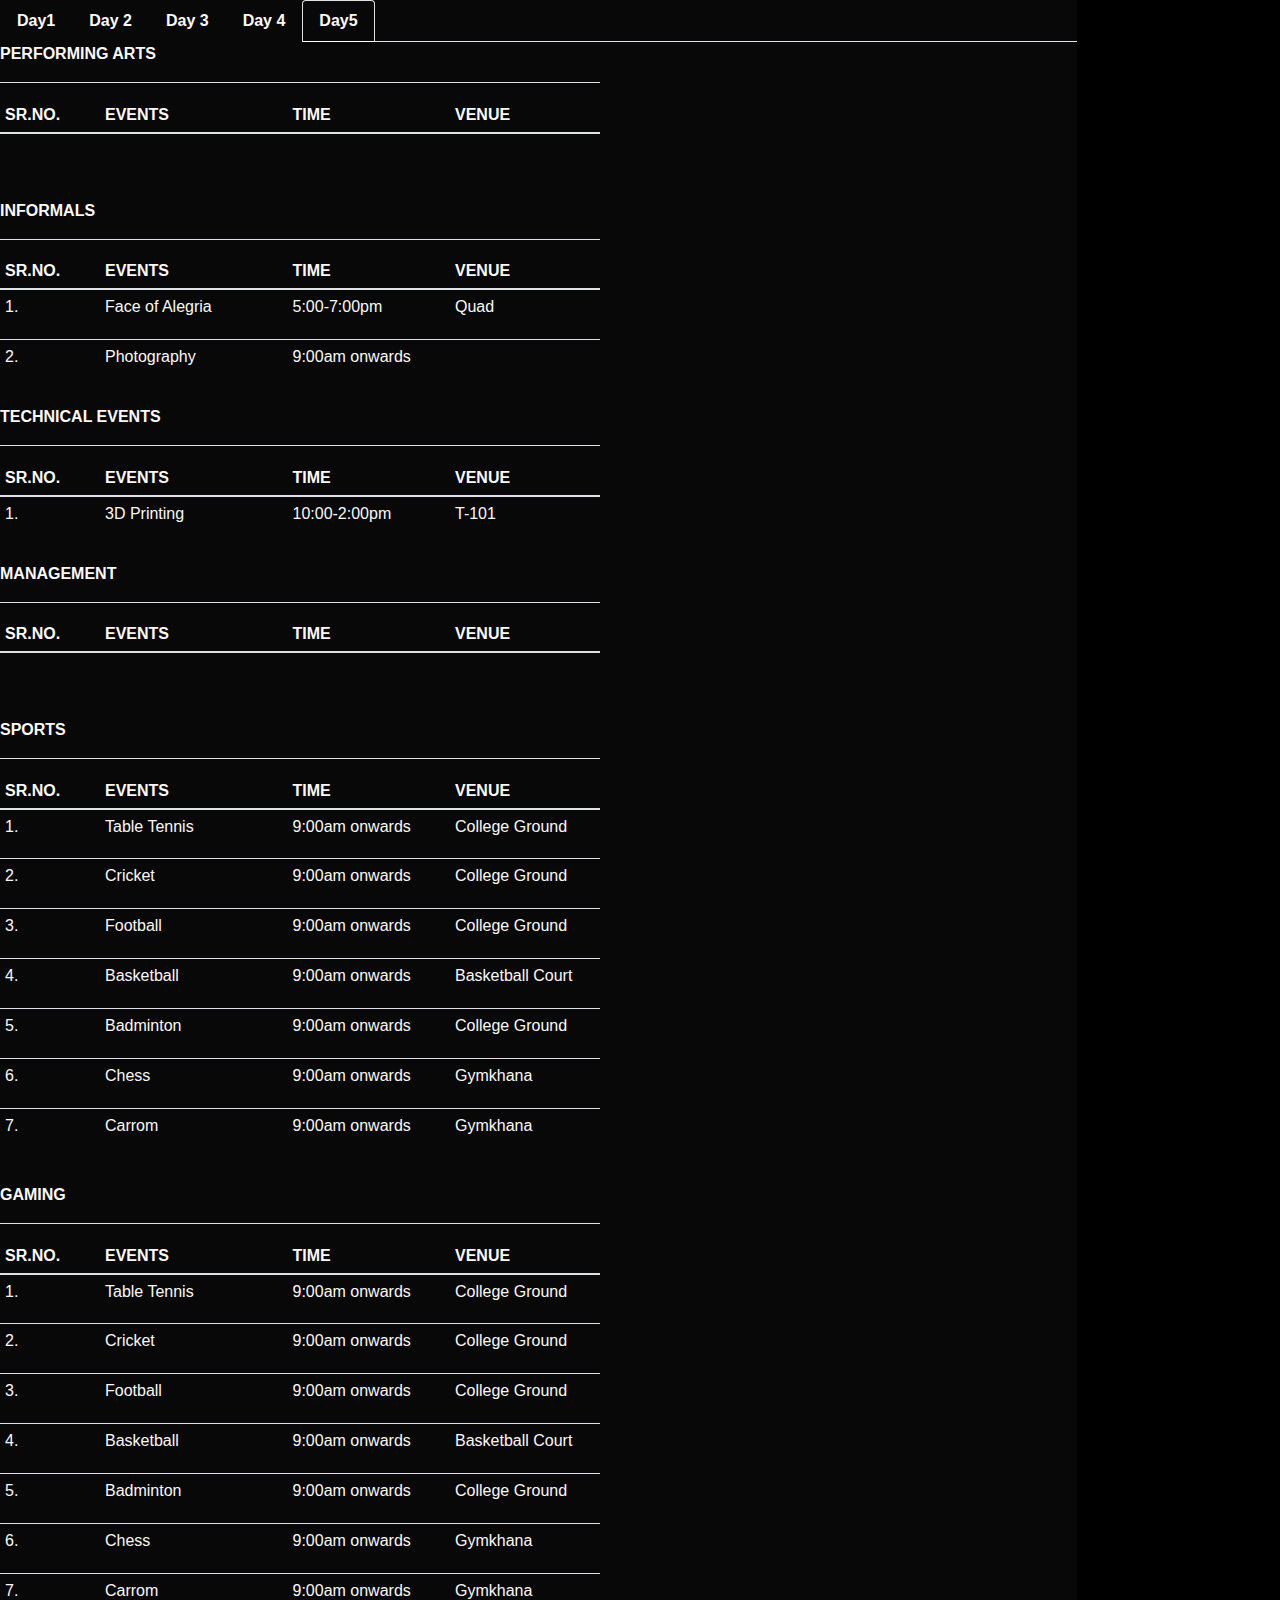
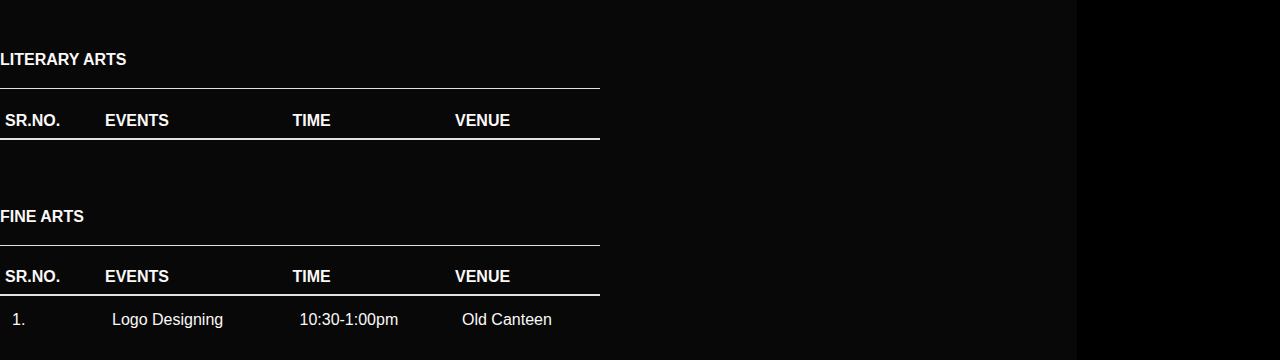
<file: schedule.html>
<!DOCTYPE html>
<html>

<head>
    <meta charset="utf-8">
    <meta name="viewport" content="width=device-width, initial-scale=1.0, shrink-to-fit=no">
    <title>events page</title>
    <link rel="stylesheet" href="assets/bootstrap/css/bootstrap.min.css">
    <link rel="stylesheet" href="https://fonts.googleapis.com/css?family=Aclonica">
    <link rel="stylesheet" href="https://fonts.googleapis.com/css?family=Acme">
    <link rel="stylesheet" href="https://fonts.googleapis.com/css?family=Alfa+Slab+One">
    <link rel="stylesheet" href="https://fonts.googleapis.com/css?family=Alike">
    <link rel="stylesheet" href="https://fonts.googleapis.com/css?family=Alike+Angular">
    <link rel="stylesheet" href="https://fonts.googleapis.com/css?family=Lato">
    <link rel="stylesheet" href="https://fonts.googleapis.com/css?family=Palanquin">
    <link rel="stylesheet" href="assets/fonts/ionicons.min.css">
    <link rel="stylesheet" href="assets/css/Carousel_Image_Slider-1.css">
    <link rel="stylesheet" href="assets/css/Carousel_Image_Slider.css">
    <link rel="stylesheet" href="assets/css/Contact-Form-Clean.css">
    <link rel="stylesheet" href="assets/css/Footer-Dark-1.css">
    <link rel="stylesheet" href="assets/css/Footer-Dark.css">
    <link rel="stylesheet" href="https://cdnjs.cloudflare.com/ajax/libs/animate.css/3.5.2/animate.min.css">
    <link rel="stylesheet" href="assets/css/Navigation-Clean.css">
    <link rel="stylesheet" href="assets/css/styles.css">
</head>

<body style="width: 100%;background-color: rgb(0,0,0);"><section style="width: 1077px;background-color: rgb(0,0,0);color: rgb(251,248,248);">
        <div style="background-color: rgb(8,8,8);color: rgb(251,248,248);">
            <ul class="nav nav-tabs" style="background-color: rgb(8,8,8);color: rgb(251,248,248);margin: 0px;">
                <li class="nav-item"><a class="nav-link" role="tab" data-toggle="tab" href="#tab-1" style="background-color: rgb(8,8,8);color: rgb(251,248,248);"><strong>Day1</strong></a></li>
                <li class="nav-item"><a class="nav-link" role="tab" data-toggle="tab" href="#tab-2" style="background-color: rgb(8,8,8);color: rgb(251,248,248);"><strong>Day 2</strong></a></li>
                <li class="nav-item"><a class="nav-link" role="tab" data-toggle="tab" href="#tab-3" style="background-color: rgb(8,8,8);color: rgb(251,248,248);"><strong>Day 3</strong></a></li>
                <li class="nav-item"><a class="nav-link" role="tab" data-toggle="tab" href="#tab-5" style="background-color: rgb(8,8,8);color: rgb(251,248,248);"><strong>Day 4</strong></a></li>
                <li class="nav-item"><a class="nav-link active" role="tab" data-toggle="tab" href="#tab-4" style="background-color: rgb(8,8,8);color: rgb(251,248,248);"><strong>Day5</strong></a></li>
            </ul>
            <div class="tab-content" style="background-color: rgb(8,8,8);">
                <div class="tab-pane" role="tabpanel" id="tab-1" style="color: rgb(251,248,248);background-color: rgb(8,8,8);width: 430px;">
                    <p style="background-color: rgb(8,8,8);color: rgb(251,248,248);font-size: 16px;height: 20px;"><strong>PERFORMING ARTS</strong></p>
                    <div class="table-responsive" style="width: 600px;background-color: rgb(8,8,8);color: rgb(251,248,248);">
                        <table class="table">
                            <thead>
                                <tr>
                                    <th style="width: 80px;height: 50px;padding: 5px;background-color: rgb(8,8,8);color: rgb(251,248,248);">SR.NO.</th>
                                    <th style="width: 150px;padding: 5px;color: rgb(251,248,248);">EVENTS</th>
                                    <th style="width: 130px;padding: 5px;color: rgb(251,248,248);">TIME</th>
                                    <th style="width: 120px;padding: 5px;color: rgb(251,248,248);">VENUE</th>
                                </tr>
                            </thead>
                            <tbody>
                                <tr>
                                    <td style="height: 50px;padding: 5px;width: 80px;color: rgb(251,248,248);">1.</td>
                                    <td style="height: 50px;padding: 5px;width: 150px;color: rgb(251,248,248);">Solo Singing</td>
                                    <td style="padding: 5px;width: 130px;color: rgb(251,248,248);">1:30-3:00pm</td>
                                    <td style="width: 120px;padding: 5px;color: rgb(251,248,248);">Atrium</td>
                                </tr>
                                <tr></tr>
                            </tbody>
                        </table>
                    </div>
                    <p style="color: rgb(251,248,248);background-color: rgb(8,8,8);height: 20px;"><strong>INFORMALS</strong></p>
                    <div class="table-responsive" style="width: 600px;">
                        <table class="table">
                            <thead>
                                <tr>
                                    <th style="width: 80px;height: 50px;padding: 5px;color: rgb(251,248,248);">SR.NO.</th>
                                    <th style="width: 150px;padding: 5px;color: rgb(251,248,248);">EVENTS</th>
                                    <th style="width: 130px;padding: 5px;color: rgb(251,248,248);">TIME</th>
                                    <th style="width: 120px;padding: 5px;color: rgb(251,248,248);">VENUE</th>
                                </tr>
                            </thead>
                            <tbody>
                                <tr>
                                    <td style="height: 50px;padding: 5px;width: 80px;color: rgb(251,248,248);">1.</td>
                                    <td style="height: 50px;padding: 5px;width: 150px;color: rgb(251,248,248);">Fashion Show</td>
                                    <td style="padding: 5px;width: 130px;color: rgb(251,248,248);">5:00-7:00pm</td>
                                    <td style="width: 120px;padding: 5px;color: rgb(251,248,248);">Quad</td>
                                </tr>
                                <tr>
                                    <td style="width: 80px;height: 50px;padding: 5px;color: rgb(251,248,248);">2.</td>
                                    <td style="width: 150px;padding: 5px;color: rgb(251,248,248);">Photography</td>
                                    <td style="width: 130px;padding: 5px;color: rgb(251,248,248);">9:00am onwards</td>
                                    <td style="width: 120px;padding: 5px;"></td>
                                </tr>
                                <tr></tr>
                            </tbody>
                        </table>
                    </div>
                    <p style="background-color: rgb(8,8,8);color: rgb(251,248,248);"><strong>TECHNICAL EVENTS</strong></p>
                    <div class="table-responsive" style="width: 600px;">
                        <table class="table">
                            <thead>
                                <tr>
                                    <th style="width: 80px;height: 50px;padding: 5px;color: rgb(251,248,248);">SR.NO.</th>
                                    <th style="width: 150px;padding: 5px;color: rgb(251,248,248);">EVENTS</th>
                                    <th style="width: 130px;padding: 5px;color: rgb(251,248,248);">TIME</th>
                                    <th style="width: 120px;padding: 5px;color: rgb(251,248,248);">VENUE</th>
                                </tr>
                            </thead>
                            <tbody>
                                <tr>
                                    <td style="height: 50px;padding: 5px;width: 80px;color: rgb(251,248,248);">1.</td>
                                    <td style="height: 50px;padding: 5px;width: 150px;color: rgb(251,248,248);">Hackathon</td>
                                    <td style="padding: 5px;width: 130px;color: rgb(251,248,248);">10:00-2:00pm</td>
                                    <td style="width: 120px;padding: 5px;color: rgb(251,248,248);">R-101</td>
                                </tr>
                                <tr></tr>
                                <tr></tr>
                            </tbody>
                        </table>
                    </div>
                    <p style="background-color: rgb(8,8,8);color: rgb(251,248,248);"><strong>MANAGEMENT</strong></p>
                    <div class="table-responsive" style="width: 600px;">
                        <table class="table">
                            <thead>
                                <tr>
                                    <th style="width: 80px;height: 50px;padding: 5px;color: rgb(251,248,248);">SR.NO.</th>
                                    <th style="width: 150px;padding: 5px;color: rgb(251,248,248);">EVENTS</th>
                                    <th style="width: 130px;padding: 5px;color: rgb(251,248,248);">TIME</th>
                                    <th style="width: 120px;padding: 5px;color: rgb(251,248,248);">VENUE</th>
                                </tr>
                            </thead>
                            <tbody>
                                <tr>
                                    <td style="height: 50px;padding: 5px;width: 80px;color: rgb(251,248,248);">1.</td>
                                    <td style="height: 50px;padding: 5px;width: 150px;color: rgb(251,248,248);">Best Manager</td>
                                    <td style="padding: 5px;width: 130px;color: rgb(251,248,248);">11:30-4:00pm</td>
                                    <td style="width: 120px;padding: 5px;color: rgb(251,248,248);">Conclave</td>
                                </tr>
                                <tr></tr>
                                <tr></tr>
                            </tbody>
                        </table>
                    </div>
                    <p style="background-color: rgb(8,8,8);color: rgb(251,248,248);"><strong>SPORTS</strong></p>
                    <div class="table-responsive" style="width: 600px;">
                        <table class="table">
                            <thead>
                                <tr>
                                    <th style="width: 80px;height: 50px;padding: 5px;color: rgb(251,248,248);">SR.NO.</th>
                                    <th style="width: 150px;padding: 5px;color: rgb(251,248,248);">EVENTS</th>
                                    <th style="width: 130px;padding: 5px;color: rgb(251,248,248);">TIME</th>
                                    <th style="width: 120px;padding: 5px;color: rgb(251,248,248);">VENUE</th>
                                </tr>
                            </thead>
                            <tbody>
                                <tr>
                                    <td style="height: 50px;padding: 5px;width: 80px;color: rgb(251,248,248);">1.</td>
                                    <td style="height: 50px;padding: 5px;width: 150px;color: rgb(251,248,248);">Table Tennis</td>
                                    <td style="padding: 5px;width: 130px;color: rgb(251,248,248);">9:00am onwards</td>
                                    <td style="width: 120px;padding: 5px;color: rgb(251,248,248);">College Ground</td>
                                </tr>
                                <tr>
                                    <td style="width: 80px;height: 50px;padding: 5px;color: rgb(251,248,248);">2.</td>
                                    <td style="width: 150px;padding: 5px;color: rgb(251,248,248);">Cricket</td>
                                    <td style="width: 130px;padding: 5px;color: rgb(251,248,248);">9:00am onwards</td>
                                    <td style="width: 120px;padding: 5px;color: rgb(251,248,248);">College Ground<br></td>
                                </tr>
                                <tr>
                                    <td style="width: 80px;height: 50px;padding: 5px;color: rgb(251,248,248);">3.</td>
                                    <td style="width: 150px;padding: 5px;color: rgb(251,248,248);">Football</td>
                                    <td style="width: 130px;padding: 5px;color: rgb(251,248,248);">9:00am onwards</td>
                                    <td style="width: 120px;padding: 5px;color: rgb(251,248,248);">College Ground<br></td>
                                </tr>
                                <tr>
                                    <td style="width: 80px;height: 50px;padding: 5px;color: rgb(251,248,248);">4.</td>
                                    <td style="width: 150px;padding: 5px;color: rgb(251,248,248);">Basketball</td>
                                    <td style="width: 130px;padding: 5px;color: rgb(251,248,248);">9:00am onwards</td>
                                    <td style="width: 120px;padding: 5px;color: rgb(251,248,248);">Basketball Court</td>
                                </tr>
                                <tr>
                                    <td style="width: 80px;height: 50px;padding: 5px;color: rgb(251,248,248);">5.</td>
                                    <td style="width: 150px;padding: 5px;color: rgb(251,248,248);">Badminton&nbsp;</td>
                                    <td style="width: 130px;padding: 5px;color: rgb(251,248,248);">9:00am onwards</td>
                                    <td style="width: 120px;padding: 5px;color: rgb(251,248,248);">College Ground<br></td>
                                </tr>
                                <tr>
                                    <td style="width: 80px;height: 50px;padding: 5px;color: rgb(251,248,248);">6.</td>
                                    <td style="width: 150px;padding: 5px;color: rgb(251,248,248);">Chess</td>
                                    <td style="width: 130px;padding: 5px;color: rgb(251,248,248);">9:00am onwards</td>
                                    <td style="width: 120px;padding: 5px;color: rgb(251,248,248);">Gymkhana</td>
                                </tr>
                                <tr>
                                    <td style="width: 80px;height: 50px;padding: 5px;color: rgb(251,248,248);">7.</td>
                                    <td style="width: 150px;padding: 5px;color: rgb(251,248,248);">Carrom</td>
                                    <td style="width: 130px;padding: 5px;color: rgb(251,248,248);">9:00am onwards</td>
                                    <td style="width: 120px;padding: 5px;color: rgb(251,248,248);">Gymkhana<br><br></td>
                                </tr>
                                <tr></tr>
                            </tbody>
                        </table>
                    </div>
                    <p style="background-color: rgb(8,8,8);color: rgb(251,248,248);"><strong>GAMING</strong></p>
                    <div class="table-responsive" style="width: 600px;">
                        <table class="table">
                            <thead>
                                <tr style="color: rgb(251,248,248);">
                                    <th style="width: 80px;height: 50px;padding: 5px;color: rgb(251,248,248);">SR.NO.</th>
                                    <th style="width: 150px;padding: 5px;">EVENTS</th>
                                    <th style="width: 130px;padding: 5px;">TIME</th>
                                    <th style="width: 120px;padding: 5px;">VENUE</th>
                                </tr>
                            </thead>
                            <tbody style="color: rgb(251,248,248);">
                                <tr style="color: rgb(251,248,248);">
                                    <td style="height: 50px;padding: 5px;width: 80px;color: rgb(251,248,248);">1.</td>
                                    <td style="height: 50px;padding: 5px;width: 150px;">COD</td>
                                    <td style="padding: 5px;width: 130px;">11:00am onwards</td>
                                    <td style="width: 120px;padding: 5px;">G-601</td>
                                </tr>
                                <tr style="color: rgb(251,248,248);">
                                    <td style="width: 80px;height: 50px;padding: 5px;color: rgb(251,248,248);">2.</td>
                                    <td style="width: 150px;padding: 5px;">CS</td>
                                    <td style="width: 130px;padding: 5px;">11:00am onwards</td>
                                    <td style="width: 120px;padding: 5px;">G-602<br></td>
                                </tr>
                                <tr>
                                    <td style="width: 80px;height: 50px;padding: 5px;color: rgb(251,248,248);">3.</td>
                                    <td style="width: 150px;padding: 5px;">NFS</td>
                                    <td style="width: 130px;padding: 5px;">11:00am onwards</td>
                                    <td style="width: 120px;padding: 5px;">G-603<br></td>
                                </tr>
                                <tr>
                                    <td style="width: 80px;height: 50px;padding: 5px;color: rgb(251,248,248);">4.</td>
                                    <td style="width: 150px;padding: 5px;">FIFA</td>
                                    <td style="width: 130px;padding: 5px;">11:00am onwards</td>
                                    <td style="width: 120px;padding: 5px;">G-604</td>
                                </tr>
                                <tr>
                                    <td style="width: 80px;height: 50px;padding: 5px;color: rgb(251,248,248);">5.</td>
                                    <td style="width: 150px;padding: 5px;">PUBG</td>
                                    <td style="width: 130px;padding: 5px;">11:00am onwards</td>
                                    <td style="width: 120px;padding: 5px;">G-605<br></td>
                                </tr>
                                <tr></tr>
                            </tbody>
                        </table>
                    </div>
                    <p style="background-color: rgb(8,8,8);color: rgb(251,248,248);"><strong>LITERARY ARTS</strong></p>
                    <div class="table-responsive" style="width: 600px;color: rgb(251,248,248);">
                        <table class="table">
                            <thead style="color: rgb(251,248,248);">
                                <tr>
                                    <th style="width: 80px;height: 50px;padding: 5px;">SR.NO.</th>
                                    <th style="width: 150px;padding: 5px;">EVENTS</th>
                                    <th style="width: 130px;padding: 5px;">TIME</th>
                                    <th style="width: 120px;padding: 5px;">VENUE</th>
                                </tr>
                            </thead>
                            <tbody style="color: rgb(251,248,248);">
                                <tr>
                                    <td style="height: 50px;padding: 5px;width: 80px;">1.</td>
                                    <td style="height: 50px;padding: 5px;width: 150px;">Elocution Competition</td>
                                    <td style="padding: 5px;width: 130px;">10:00-1:00pm</td>
                                    <td style="width: 120px;padding: 5px;">S-501</td>
                                </tr>
                                <tr>
                                    <td style="height: 50px;padding: 5px;width: 80px;">2.</td>
                                    <td style="height: 50px;padding: 5px;width: 150px;">Debate Competiton</td>
                                    <td style="padding: 5px;width: 130px;">2:30-4:00pm</td>
                                    <td style="width: 120px;padding: 5px;">S-502</td>
                                </tr>
                                <tr></tr>
                                <tr></tr>
                            </tbody>
                        </table>
                    </div>
                    <p style="background-color: rgb(8,8,8);color: rgb(251,248,248);"><strong>FINE ARTS</strong></p>
                    <div class="table-responsive" style="width: 600px;">
                        <table class="table">
                            <thead style="color: rgb(251,248,248);">
                                <tr>
                                    <th style="width: 80px;height: 50px;padding: 5px;">SR.NO.</th>
                                    <th style="width: 150px;padding: 5px;">EVENTS</th>
                                    <th style="width: 130px;padding: 5px;">TIME</th>
                                    <th style="width: 120px;padding: 5px;">VENUE</th>
                                </tr>
                            </thead>
                            <tbody>
                                <tr></tr>
                                <tr></tr>
                                <tr></tr>
                                <tr></tr>
                                <tr>
                                    <td></td>
                                    <td></td>
                                    <td></td>
                                    <td></td>
                                </tr>
                            </tbody>
                        </table>
                    </div>
                </div>
                <div class="tab-pane" role="tabpanel" id="tab-2">
                    <p style="background-color: rgb(8,8,8);color: rgb(251,248,248);"><strong>PERFORMING ARTS</strong></p>
                    <div class="table-responsive" style="width: 600px;">
                        <table class="table">
                            <thead style="color: rgb(251,248,248);">
                                <tr>
                                    <th style="width: 80px;height: 50px;padding: 5px;">SR.NO.</th>
                                    <th style="width: 150px;padding: 5px;">EVENTS</th>
                                    <th style="width: 130px;padding: 5px;">TIME</th>
                                    <th style="width: 120px;padding: 5px;">VENUE</th>
                                </tr>
                            </thead>
                            <tbody style="color: rgb(251,248,248);">
                                <tr>
                                    <td style="height: 50px;padding: 5px;width: 80px;">1.</td>
                                    <td style="height: 50px;padding: 5px;width: 150px;">Duet Dance</td>
                                    <td style="padding: 5px;width: 130px;">10:30-12:00 noon</td>
                                    <td style="width: 120px;padding: 5px;">Atrium</td>
                                </tr>
                                <tr>
                                    <td style="height: 50px;padding: 5px;width: 80px;">2.</td>
                                    <td style="height: 50px;padding: 5px;width: 150px;">Group Dance</td>
                                    <td style="padding: 5px;width: 130px;">12:30-4:00pm</td>
                                    <td style="width: 120px;padding: 5px;">Atrium</td>
                                </tr>
                                <tr></tr>
                            </tbody>
                        </table>
                    </div>
                    <p style="background-color: rgb(8,8,8);color: rgb(251,248,248);"><strong>INFORMALS</strong></p>
                    <div class="table-responsive" style="width: 600px;">
                        <table class="table">
                            <thead style="color: rgb(251,248,248);">
                                <tr>
                                    <th style="width: 80px;height: 50px;padding: 5px;">SR.NO.</th>
                                    <th style="width: 150px;padding: 5px;">EVENTS</th>
                                    <th style="width: 130px;padding: 5px;">TIME</th>
                                    <th style="width: 120px;padding: 5px;">VENUE</th>
                                </tr>
                            </thead>
                            <tbody style="color: rgb(251,248,248);">
                                <tr>
                                    <td style="width: 80px;height: 50px;padding: 5px;">1.</td>
                                    <td style="width: 150px;padding: 5px;">Photography</td>
                                    <td style="width: 130px;padding: 5px;">9:00am onwards</td>
                                    <td style="width: 120px;padding: 5px;"></td>
                                </tr>
                                <tr></tr>
                            </tbody>
                        </table>
                    </div>
                    <p style="background-color: rgb(8,8,8);color: rgb(251,248,248);"><strong>TECHNICAL EVENTS</strong></p>
                    <div class="table-responsive" style="width: 600px;">
                        <table class="table">
                            <thead style="color: rgb(251,248,248);">
                                <tr>
                                    <th style="width: 80px;height: 50px;padding: 5px;">SR.NO.</th>
                                    <th style="width: 150px;padding: 5px;">EVENTS</th>
                                    <th style="width: 130px;padding: 5px;">TIME</th>
                                    <th style="width: 120px;padding: 5px;">VENUE</th>
                                </tr>
                            </thead>
                            <tbody style="color: rgb(251,248,248);">
                                <tr>
                                    <td style="height: 50px;padding: 5px;width: 80px;">1.</td>
                                    <td style="height: 50px;padding: 5px;width: 150px;">Web Development</td>
                                    <td style="padding: 5px;width: 130px;">10:00-2:00pm</td>
                                    <td style="width: 120px;padding: 5px;">R-101</td>
                                </tr>
                                <tr></tr>
                                <tr></tr>
                            </tbody>
                        </table>
                    </div>
                    <p style="background-color: rgb(8,8,8);color: rgb(251,248,248);"><strong>MANAGEMENT</strong></p>
                    <div class="table-responsive" style="width: 600px;">
                        <table class="table">
                            <thead style="color: rgb(251,248,248);">
                                <tr>
                                    <th style="width: 80px;height: 50px;padding: 5px;">SR.NO.</th>
                                    <th style="width: 150px;padding: 5px;">EVENTS</th>
                                    <th style="width: 130px;padding: 5px;">TIME</th>
                                    <th style="width: 120px;padding: 5px;">VENUE</th>
                                </tr>
                            </thead>
                            <tbody style="color: rgb(251,248,248);">
                                <tr>
                                    <td style="height: 50px;padding: 5px;width: 80px;"></td>
                                    <td style="height: 50px;padding: 5px;width: 150px;"></td>
                                    <td style="padding: 5px;width: 130px;"></td>
                                    <td style="width: 120px;padding: 5px;"></td>
                                </tr>
                                <tr></tr>
                                <tr></tr>
                            </tbody>
                        </table>
                    </div>
                    <p style="background-color: rgb(8,8,8);color: rgb(251,248,248);"><strong>SPORTS</strong></p>
                    <div class="table-responsive" style="width: 600px;">
                        <table class="table">
                            <thead style="color: rgb(251,248,248);">
                                <tr>
                                    <th style="width: 80px;height: 50px;padding: 5px;">SR.NO.</th>
                                    <th style="width: 150px;padding: 5px;">EVENTS</th>
                                    <th style="width: 130px;padding: 5px;">TIME</th>
                                    <th style="width: 120px;padding: 5px;">VENUE</th>
                                </tr>
                            </thead>
                            <tbody style="color: rgb(251,248,248);">
                                <tr>
                                    <td style="height: 50px;padding: 5px;width: 80px;">1.</td>
                                    <td style="height: 50px;padding: 5px;width: 150px;">Table Tennis</td>
                                    <td style="padding: 5px;width: 130px;">9:00am onwards</td>
                                    <td style="width: 120px;padding: 5px;">College Ground</td>
                                </tr>
                                <tr>
                                    <td style="width: 80px;height: 50px;padding: 5px;">2.</td>
                                    <td style="width: 150px;padding: 5px;">Cricket</td>
                                    <td style="width: 130px;padding: 5px;">9:00am onwards</td>
                                    <td style="width: 120px;padding: 5px;">College Ground<br></td>
                                </tr>
                                <tr>
                                    <td style="width: 80px;height: 50px;padding: 5px;">3.</td>
                                    <td style="width: 150px;padding: 5px;">Football</td>
                                    <td style="width: 130px;padding: 5px;">9:00am onwards</td>
                                    <td style="width: 120px;padding: 5px;">College Ground<br></td>
                                </tr>
                                <tr>
                                    <td style="width: 80px;height: 50px;padding: 5px;">4.</td>
                                    <td style="width: 150px;padding: 5px;">Basketball</td>
                                    <td style="width: 130px;padding: 5px;">9:00am onwards</td>
                                    <td style="width: 120px;padding: 5px;">Basketball Court</td>
                                </tr>
                                <tr>
                                    <td style="width: 80px;height: 50px;padding: 5px;">5.</td>
                                    <td style="width: 150px;padding: 5px;">Badminton&nbsp;</td>
                                    <td style="width: 130px;padding: 5px;">9:00am onwards</td>
                                    <td style="width: 120px;padding: 5px;">College Ground<br></td>
                                </tr>
                                <tr>
                                    <td style="width: 80px;height: 50px;padding: 5px;">6.</td>
                                    <td style="width: 150px;padding: 5px;">Chess</td>
                                    <td style="width: 130px;padding: 5px;">9:00am onwards</td>
                                    <td style="width: 120px;padding: 5px;">Gymkhana</td>
                                </tr>
                                <tr>
                                    <td style="width: 80px;height: 50px;padding: 5px;">7.</td>
                                    <td style="width: 150px;padding: 5px;">Carrom</td>
                                    <td style="width: 130px;padding: 5px;">9:00am onwards</td>
                                    <td style="width: 120px;padding: 5px;">Gymkhana<br><br></td>
                                </tr>
                                <tr></tr>
                            </tbody>
                        </table>
                    </div>
                    <p style="background-color: rgb(1,1,1);color: rgb(251,248,248);"><strong>GAMING</strong></p>
                    <div class="table-responsive" style="width: 600px;">
                        <table class="table">
                            <thead style="color: rgb(251,248,248);">
                                <tr>
                                    <th style="width: 80px;height: 50px;padding: 5px;">SR.NO.</th>
                                    <th style="width: 150px;padding: 5px;">EVENTS</th>
                                    <th style="width: 130px;padding: 5px;">TIME</th>
                                    <th style="width: 120px;padding: 5px;">VENUE</th>
                                </tr>
                            </thead>
                            <tbody style="color: rgb(251,248,248);">
                                <tr>
                                    <td style="height: 50px;padding: 5px;width: 80px;">1.</td>
                                    <td style="height: 50px;padding: 5px;width: 150px;">COD</td>
                                    <td style="padding: 5px;width: 130px;">11:00am onwards</td>
                                    <td style="width: 120px;padding: 5px;">G-601</td>
                                </tr>
                                <tr>
                                    <td style="width: 80px;height: 50px;padding: 5px;">2.</td>
                                    <td style="width: 150px;padding: 5px;">CS</td>
                                    <td style="width: 130px;padding: 5px;">11:00am onwards</td>
                                    <td style="width: 120px;padding: 5px;">G-602<br></td>
                                </tr>
                                <tr>
                                    <td style="width: 80px;height: 50px;padding: 5px;">3.</td>
                                    <td style="width: 150px;padding: 5px;">NFS</td>
                                    <td style="width: 130px;padding: 5px;">11:00am onwards</td>
                                    <td style="width: 120px;padding: 5px;">G-603<br></td>
                                </tr>
                                <tr>
                                    <td style="width: 80px;height: 50px;padding: 5px;">4.</td>
                                    <td style="width: 150px;padding: 5px;">FIFA</td>
                                    <td style="width: 130px;padding: 5px;">11:00am onwards</td>
                                    <td style="width: 120px;padding: 5px;">G-604</td>
                                </tr>
                                <tr>
                                    <td style="width: 80px;height: 50px;padding: 5px;">5.</td>
                                    <td style="width: 150px;padding: 5px;">PUBG</td>
                                    <td style="width: 130px;padding: 5px;">11:00am onwards</td>
                                    <td style="width: 120px;padding: 5px;">G-605<br></td>
                                </tr>
                                <tr></tr>
                            </tbody>
                        </table>
                    </div>
                    <p style="background-color: rgb(8,8,8);color: rgb(251,248,248);"><strong>LITERARY ARTS</strong></p>
                    <div class="table-responsive" style="width: 600px;">
                        <table class="table">
                            <thead style="color: rgb(251,248,248);">
                                <tr>
                                    <th style="width: 80px;height: 50px;padding: 5px;">SR.NO.</th>
                                    <th style="width: 150px;padding: 5px;">EVENTS</th>
                                    <th style="width: 130px;padding: 5px;">TIME</th>
                                    <th style="width: 120px;padding: 5px;">VENUE</th>
                                </tr>
                            </thead>
                            <tbody style="color: rgb(251,248,248);">
                                <tr>
                                    <td style="height: 50px;padding: 5px;width: 80px;">1.</td>
                                    <td style="height: 50px;padding: 5px;width: 150px;">Quiz Competition</td>
                                    <td style="padding: 5px;width: 130px;">10:00-1:00pm</td>
                                    <td style="width: 120px;padding: 5px;">S-501</td>
                                </tr>
                                <tr>
                                    <td style="height: 50px;padding: 5px;width: 80px;">2.</td>
                                    <td style="height: 50px;padding: 5px;width: 150px;">Word Box Competiton</td>
                                    <td style="padding: 5px;width: 130px;">2:30-4:00pm</td>
                                    <td style="width: 120px;padding: 5px;">S-502</td>
                                </tr>
                                <tr></tr>
                                <tr></tr>
                            </tbody>
                        </table>
                    </div>
                    <p style="background-color: rgb(8,8,8);color: rgb(251,248,248);"><strong>FINE ARTS</strong></p>
                    <div class="table-responsive" style="width: 600px;">
                        <table class="table">
                            <thead style="color: rgb(251,248,248);">
                                <tr>
                                    <th style="width: 80px;height: 50px;padding: 5px;">SR.NO.</th>
                                    <th style="width: 150px;padding: 5px;">EVENTS</th>
                                    <th style="width: 130px;padding: 5px;">TIME</th>
                                    <th style="width: 120px;padding: 5px;">VENUE</th>
                                </tr>
                            </thead>
                            <tbody style="color: rgb(251,248,248);">
                                <tr></tr>
                                <tr></tr>
                                <tr></tr>
                                <tr></tr>
                                <tr>
                                    <td></td>
                                    <td></td>
                                    <td></td>
                                    <td></td>
                                </tr>
                            </tbody>
                        </table>
                    </div>
                </div>
                <div class="tab-pane" role="tabpanel" id="tab-3">
                    <p style="background-color: rgb(8,8,8);color: rgb(251,248,248);"><strong>PERFORMING ARTS</strong></p>
                    <div class="table-responsive" style="width: 600px;">
                        <table class="table">
                            <thead style="color: rgb(251,248,248);">
                                <tr>
                                    <th style="width: 80px;height: 50px;padding: 5px;">SR.NO.</th>
                                    <th style="width: 150px;padding: 5px;">EVENTS</th>
                                    <th style="width: 130px;padding: 5px;">TIME</th>
                                    <th style="width: 120px;padding: 5px;">VENUE</th>
                                </tr>
                            </thead>
                            <tbody style="color: rgb(251,248,248);">
                                <tr>
                                    <td style="height: 50px;padding: 5px;width: 80px;">1.</td>
                                    <td style="height: 50px;padding: 5px;width: 150px;">Solo Dance</td>
                                    <td style="padding: 5px;width: 130px;">10:30-12:00 noon</td>
                                    <td style="width: 120px;padding: 5px;">Atrium</td>
                                </tr>
                                <tr></tr>
                            </tbody>
                        </table>
                    </div>
                    <p><strong>INFORMALS</strong></p>
                    <div class="table-responsive" style="width: 600px;">
                        <table class="table">
                            <thead style="color: rgb(251,248,248);">
                                <tr>
                                    <th style="width: 80px;height: 50px;padding: 5px;">SR.NO.</th>
                                    <th style="width: 150px;padding: 5px;">EVENTS</th>
                                    <th style="width: 130px;padding: 5px;">TIME</th>
                                    <th style="width: 120px;padding: 5px;">VENUE</th>
                                </tr>
                            </thead>
                            <tbody style="color: rgb(251,248,248);">
                                <tr>
                                    <td style="width: 80px;height: 50px;padding: 5px;">1.</td>
                                    <td style="width: 150px;padding: 5px;">Mr and Ms Alegria</td>
                                    <td style="width: 130px;padding: 5px;">12:00-1:30pm</td>
                                    <td style="width: 120px;padding: 5px;">Atrium</td>
                                </tr>
                                <tr>
                                    <td style="width: 80px;height: 50px;padding: 5px;">2.</td>
                                    <td style="width: 150px;padding: 5px;">Food-a-thon</td>
                                    <td style="width: 130px;padding: 5px;">2:00-4:00pm</td>
                                    <td style="width: 120px;padding: 5px;">Old Canteen</td>
                                </tr>
                                <tr>
                                    <td style="width: 80px;height: 50px;padding: 5px;">3.</td>
                                    <td style="width: 150px;padding: 5px;">Photography</td>
                                    <td style="width: 130px;padding: 5px;">9:0oam onwards</td>
                                    <td style="width: 120px;padding: 5px;">Atrium</td>
                                </tr>
                                <tr></tr>
                            </tbody>
                        </table>
                    </div>
                    <p style="background-color: rgb(8,8,8);color: rgb(251,248,248);"><strong>TECHNICAL EVENTS</strong></p>
                    <div class="table-responsive" style="width: 600px;">
                        <table class="table">
                            <thead style="color: rgb(251,248,248);">
                                <tr>
                                    <th style="width: 80px;height: 50px;padding: 5px;">SR.NO.</th>
                                    <th style="width: 150px;padding: 5px;">EVENTS</th>
                                    <th style="width: 130px;padding: 5px;">TIME</th>
                                    <th style="width: 120px;padding: 5px;">VENUE</th>
                                </tr>
                            </thead>
                            <tbody style="color: rgb(251,248,248);">
                                <tr>
                                    <td style="height: 50px;padding: 5px;width: 80px;">1.</td>
                                    <td style="height: 50px;padding: 5px;width: 150px;">Data Science</td>
                                    <td style="padding: 5px;width: 130px;">10:00-2:00pm</td>
                                    <td style="width: 120px;padding: 5px;">R-101</td>
                                </tr>
                                <tr></tr>
                                <tr></tr>
                            </tbody>
                        </table>
                    </div>
                    <p style="background-color: rgb(8,8,8);color: rgb(251,248,248);"><strong>MANAGEMENT</strong></p>
                    <div class="table-responsive" style="width: 600px;">
                        <table class="table">
                            <thead style="color: rgb(251,248,248);">
                                <tr>
                                    <th style="width: 80px;height: 50px;padding: 5px;">SR.NO.</th>
                                    <th style="width: 150px;padding: 5px;">EVENTS</th>
                                    <th style="width: 130px;padding: 5px;">TIME</th>
                                    <th style="width: 120px;padding: 5px;">VENUE</th>
                                </tr>
                            </thead>
                            <tbody style="color: rgb(251,248,248);">
                                <tr>
                                    <td style="height: 50px;padding: 5px;width: 80px;">1.</td>
                                    <td style="height: 50px;padding: 5px;width: 150px;">Duopoly</td>
                                    <td style="padding: 5px;width: 130px;">11:30-4:00pm</td>
                                    <td style="width: 120px;padding: 5px;">Conclave</td>
                                </tr>
                                <tr></tr>
                                <tr></tr>
                            </tbody>
                        </table>
                    </div>
                    <p style="background-color: rgb(8,8,8);color: rgb(251,248,248);"><strong>SPORTS</strong></p>
                    <div class="table-responsive" style="width: 600px;">
                        <table class="table">
                            <thead style="color: rgb(251,248,248);">
                                <tr>
                                    <th style="width: 80px;height: 50px;padding: 5px;">SR.NO.</th>
                                    <th style="width: 150px;padding: 5px;">EVENTS</th>
                                    <th style="width: 130px;padding: 5px;">TIME</th>
                                    <th style="width: 120px;padding: 5px;">VENUE</th>
                                </tr>
                            </thead>
                            <tbody style="color: rgb(251,248,248);">
                                <tr>
                                    <td style="height: 50px;padding: 5px;width: 80px;">1.</td>
                                    <td style="height: 50px;padding: 5px;width: 150px;">Table Tennis</td>
                                    <td style="padding: 5px;width: 130px;">9:00am onwards</td>
                                    <td style="width: 120px;padding: 5px;">College Ground</td>
                                </tr>
                                <tr>
                                    <td style="width: 80px;height: 50px;padding: 5px;">2.</td>
                                    <td style="width: 150px;padding: 5px;">Cricket</td>
                                    <td style="width: 130px;padding: 5px;">9:00am onwards</td>
                                    <td style="width: 120px;padding: 5px;">College Ground<br></td>
                                </tr>
                                <tr>
                                    <td style="width: 80px;height: 50px;padding: 5px;">3.</td>
                                    <td style="width: 150px;padding: 5px;">Football</td>
                                    <td style="width: 130px;padding: 5px;">9:00am onwards</td>
                                    <td style="width: 120px;padding: 5px;">College Ground<br></td>
                                </tr>
                                <tr>
                                    <td style="width: 80px;height: 50px;padding: 5px;">4.</td>
                                    <td style="width: 150px;padding: 5px;">Basketball</td>
                                    <td style="width: 130px;padding: 5px;">9:00am onwards</td>
                                    <td style="width: 120px;padding: 5px;">Basketball Court</td>
                                </tr>
                                <tr>
                                    <td style="width: 80px;height: 50px;padding: 5px;">5.</td>
                                    <td style="width: 150px;padding: 5px;">Badminton&nbsp;</td>
                                    <td style="width: 130px;padding: 5px;">9:00am onwards</td>
                                    <td style="width: 120px;padding: 5px;">College Ground<br></td>
                                </tr>
                                <tr>
                                    <td style="width: 80px;height: 50px;padding: 5px;">6.</td>
                                    <td style="width: 150px;padding: 5px;">Chess</td>
                                    <td style="width: 130px;padding: 5px;">9:00am onwards</td>
                                    <td style="width: 120px;padding: 5px;">Gymkhana</td>
                                </tr>
                                <tr>
                                    <td style="width: 80px;height: 50px;padding: 5px;">7.</td>
                                    <td style="width: 150px;padding: 5px;">Carrom</td>
                                    <td style="width: 130px;padding: 5px;">9:00am onwards</td>
                                    <td style="width: 120px;padding: 5px;">Gymkhana<br><br></td>
                                </tr>
                                <tr></tr>
                            </tbody>
                        </table>
                    </div>
                    <p style="background-color: rgb(8,8,8);color: rgb(251,248,248);"><strong>GAMING</strong></p>
                    <div class="table-responsive" style="width: 600px;">
                        <table class="table">
                            <thead style="color: rgb(251,248,248);">
                                <tr>
                                    <th style="width: 80px;height: 50px;padding: 5px;">SR.NO.</th>
                                    <th style="width: 150px;padding: 5px;">EVENTS</th>
                                    <th style="width: 130px;padding: 5px;">TIME</th>
                                    <th style="width: 120px;padding: 5px;">VENUE</th>
                                </tr>
                            </thead>
                            <tbody style="color: rgb(251,248,248);">
                                <tr>
                                    <td style="height: 50px;padding: 5px;width: 80px;">1.</td>
                                    <td style="height: 50px;padding: 5px;width: 150px;">Table Tennis</td>
                                    <td style="padding: 5px;width: 130px;">9:00am onwards</td>
                                    <td style="width: 120px;padding: 5px;">College Ground</td>
                                </tr>
                                <tr>
                                    <td style="width: 80px;height: 50px;padding: 5px;">2.</td>
                                    <td style="width: 150px;padding: 5px;">Cricket</td>
                                    <td style="width: 130px;padding: 5px;">9:00am onwards</td>
                                    <td style="width: 120px;padding: 5px;">College Ground<br></td>
                                </tr>
                                <tr>
                                    <td style="width: 80px;height: 50px;padding: 5px;">3.</td>
                                    <td style="width: 150px;padding: 5px;">Football</td>
                                    <td style="width: 130px;padding: 5px;">9:00am onwards</td>
                                    <td style="width: 120px;padding: 5px;">College Ground<br></td>
                                </tr>
                                <tr>
                                    <td style="width: 80px;height: 50px;padding: 5px;">4.</td>
                                    <td style="width: 150px;padding: 5px;">Basketball</td>
                                    <td style="width: 130px;padding: 5px;">9:00am onwards</td>
                                    <td style="width: 120px;padding: 5px;">Basketball Court</td>
                                </tr>
                                <tr>
                                    <td style="width: 80px;height: 50px;padding: 5px;">5.</td>
                                    <td style="width: 150px;padding: 5px;">Badminton&nbsp;</td>
                                    <td style="width: 130px;padding: 5px;">9:00am onwards</td>
                                    <td style="width: 120px;padding: 5px;">College Ground<br></td>
                                </tr>
                                <tr>
                                    <td style="width: 80px;height: 50px;padding: 5px;">6.</td>
                                    <td style="width: 150px;padding: 5px;">Chess</td>
                                    <td style="width: 130px;padding: 5px;">9:00am onwards</td>
                                    <td style="width: 120px;padding: 5px;">Gymkhana</td>
                                </tr>
                                <tr>
                                    <td style="width: 80px;height: 50px;padding: 5px;">7.</td>
                                    <td style="width: 150px;padding: 5px;">Carrom</td>
                                    <td style="width: 130px;padding: 5px;">9:00am onwards</td>
                                    <td style="width: 120px;padding: 5px;">Gymkhana<br><br></td>
                                </tr>
                                <tr></tr>
                            </tbody>
                        </table>
                    </div>
                    <p style="background-color: rgb(8,8,8);color: rgb(251,248,248);"><strong>LITERARY ARTS</strong></p>
                    <div class="table-responsive" style="width: 600px;">
                        <table class="table">
                            <thead style="color: rgb(251,248,248);">
                                <tr>
                                    <th style="width: 80px;height: 50px;padding: 5px;">SR.NO.</th>
                                    <th style="width: 150px;padding: 5px;">EVENTS</th>
                                    <th style="width: 130px;padding: 5px;">TIME</th>
                                    <th style="width: 120px;padding: 5px;">VENUE</th>
                                </tr>
                            </thead>
                            <tbody style="color: rgb(251,248,248);">
                                <tr>
                                    <td style="height: 50px;padding: 5px;width: 80px;">1.</td>
                                    <td style="height: 50px;padding: 5px;width: 150px;">Poetry Writing</td>
                                    <td style="padding: 5px;width: 130px;">10:00-1:00pm</td>
                                    <td style="width: 120px;padding: 5px;">S-501</td>
                                </tr>
                                <tr>
                                    <td style="height: 50px;padding: 5px;width: 80px;">2.</td>
                                    <td style="height: 50px;padding: 5px;width: 150px;">Creative Writing</td>
                                    <td style="padding: 5px;width: 130px;">2:30-4:00pm</td>
                                    <td style="width: 120px;padding: 5px;">S-502</td>
                                </tr>
                                <tr></tr>
                                <tr></tr>
                            </tbody>
                        </table>
                    </div>
                    <p style="background-color: rgb(8,8,8);color: rgb(251,248,248);"><strong>FINE ARTS</strong></p>
                    <div class="table-responsive" style="width: 600px;">
                        <table class="table">
                            <thead style="color: rgb(251,248,248);">
                                <tr>
                                    <th style="width: 80px;height: 50px;padding: 5px;">SR.NO.</th>
                                    <th style="width: 150px;padding: 5px;">EVENTS</th>
                                    <th style="width: 130px;padding: 5px;">TIME</th>
                                    <th style="width: 120px;padding: 5px;">VENUE</th>
                                </tr>
                            </thead>
                            <tbody style="color: rgb(251,248,248);">
                                <tr></tr>
                                <tr></tr>
                                <tr></tr>
                                <tr></tr>
                                <tr>
                                    <td></td>
                                    <td></td>
                                    <td></td>
                                    <td></td>
                                </tr>
                            </tbody>
                        </table>
                    </div>
                </div>
                <div class="tab-pane" role="tabpanel" id="tab-5" style="background-color: rgb(8,8,8);color: rgb(251,248,248);">
                    <p style="background-color: rgb(8,8,8);color: rgb(251,248,248);"><strong>PERFORMING ARTS</strong></p>
                    <div class="table-responsive" style="width: 600px;background-color: rgb(8,8,8);color: rgb(251,248,248);">
                        <table class="table">
                            <thead style="background-color: rgb(8,8,8);color: rgb(251,248,248);">
                                <tr>
                                    <th style="width: 80px;height: 50px;padding: 5px;background-color: rgb(8,8,8);color: rgb(251,248,248);">SR.NO.</th>
                                    <th style="width: 150px;padding: 5px;background-color: rgb(8,8,8);color: rgb(251,248,248);">EVENTS</th>
                                    <th style="width: 130px;padding: 5px;color: rgb(251,248,248);background-color: rgb(8,8,8);">TIME</th>
                                    <th style="width: 120px;padding: 5px;color: rgb(251,248,248);">VENUE</th>
                                </tr>
                            </thead>
                            <tbody>
                                <tr>
                                    <td style="height: 50px;padding: 5px;width: 80px;color: rgb(251,248,248);">1.</td>
                                    <td style="height: 50px;padding: 5px;width: 150px;color: rgb(251,248,248);">Freestyle Solo</td>
                                    <td style="padding: 5px;width: 130px;color: rgb(251,248,248);">11:30-1:00 pm</td>
                                    <td style="width: 120px;padding: 5px;color: rgb(251,248,248);">Atrium</td>
                                </tr>
                                <tr>
                                    <td style="height: 50px;padding: 5px;width: 80px;color: rgb(251,248,248);">2.</td>
                                    <td style="height: 50px;padding: 5px;width: 150px;color: rgb(251,248,248);">Monoacting</td>
                                    <td style="padding: 5px;width: 130px;color: rgb(251,248,248);">1:00-2:00pm</td>
                                    <td style="width: 120px;padding: 5px;color: rgb(251,248,248);">Atrium</td>
                                </tr>
                                <tr></tr>
                            </tbody>
                        </table>
                    </div>
                    <p style="background-color: rgb(8,8,8);color: rgb(251,248,248);"><strong>INFORMALS</strong></p>
                    <div class="table-responsive" style="width: 600px;background-color: rgb(8,8,8);color: rgb(251,248,248);">
                        <table class="table">
                            <thead>
                                <tr>
                                    <th style="width: 80px;height: 50px;padding: 5px;color: rgb(251,248,248);">SR.NO.</th>
                                    <th style="width: 150px;padding: 5px;color: rgb(251,248,248);">EVENTS</th>
                                    <th style="width: 130px;padding: 5px;color: rgb(251,248,248);">TIME</th>
                                    <th style="width: 120px;padding: 5px;color: rgb(251,248,248);">VENUE</th>
                                </tr>
                            </thead>
                            <tbody>
                                <tr>
                                    <td style="width: 80px;height: 50px;padding: 5px;color: rgb(251,248,248);">1.</td>
                                    <td style="width: 150px;padding: 5px;color: rgb(251,248,248);">Face of Alegria</td>
                                    <td style="width: 130px;padding: 5px;color: rgb(251,248,248);">5:00-7:00pm</td>
                                    <td style="width: 120px;padding: 5px;color: rgb(251,248,248);">Quad</td>
                                </tr>
                                <tr>
                                    <td style="width: 80px;height: 50px;padding: 5px;color: rgb(251,248,248);">2.</td>
                                    <td style="width: 150px;padding: 5px;color: rgb(251,248,248);">Photography</td>
                                    <td style="width: 130px;padding: 5px;color: rgb(251,248,248);">9:00am onwards</td>
                                    <td style="width: 120px;padding: 5px;"></td>
                                </tr>
                                <tr></tr>
                            </tbody>
                        </table>
                    </div>
                    <p style="background-color: rgb(8,8,8);color: rgb(251,248,248);"><strong>TECHNICAL EVENTS</strong></p>
                    <div class="table-responsive" style="width: 600px;background-color: rgb(8,8,8);color: rgb(251,248,248);">
                        <table class="table">
                            <thead>
                                <tr>
                                    <th style="width: 80px;height: 50px;padding: 5px;background-color: #0a0a0a;color: rgb(251,248,248);">SR.NO.</th>
                                    <th style="width: 150px;padding: 5px;background-color: rgb(8,8,8);color: rgb(251,248,248);">EVENTS</th>
                                    <th style="width: 130px;padding: 5px;background-color: rgb(8,8,8);color: rgb(251,248,248);">TIME</th>
                                    <th style="width: 120px;padding: 5px;background-color: rgb(8,8,8);color: rgb(251,248,248);">VENUE</th>
                                </tr>
                            </thead>
                            <tbody>
                                <tr>
                                    <td style="height: 50px;padding: 5px;width: 80px;color: rgb(251,248,248);">1.</td>
                                    <td style="height: 50px;padding: 5px;width: 150px;color: rgb(251,248,248);">Data Analytics</td>
                                    <td style="padding: 5px;width: 130px;color: rgb(251,248,248);">10:00-2:00pm</td>
                                    <td style="width: 120px;padding: 5px;color: rgb(251,248,248);">R-101</td>
                                </tr>
                                <tr></tr>
                                <tr></tr>
                            </tbody>
                        </table>
                    </div>
                    <p style="background-color: rgb(8,8,8);color: rgb(251,248,248);"><strong>MANAGEMENT</strong></p>
                    <div class="table-responsive" style="width: 600px;background-color: rgb(8,8,8);color: rgb(251,248,248);">
                        <table class="table">
                            <thead>
                                <tr>
                                    <th style="width: 80px;height: 50px;padding: 5px;color: rgb(251,248,248);">SR.NO.</th>
                                    <th style="width: 150px;padding: 5px;color: rgb(251,248,248);">EVENTS</th>
                                    <th style="width: 130px;padding: 5px;color: rgb(251,248,248);">TIME</th>
                                    <th style="width: 120px;padding: 5px;color: rgb(251,248,248);">VENUE</th>
                                </tr>
                            </thead>
                            <tbody>
                                <tr>
                                    <td style="height: 50px;padding: 5px;width: 80px;color: rgb(251,248,248);">1.</td>
                                    <td style="height: 50px;padding: 5px;width: 150px;color: rgb(251,248,248);">Shark Tank</td>
                                    <td style="padding: 5px;width: 130px;color: rgb(251,248,248);">11:30-4:00pm</td>
                                    <td style="width: 120px;padding: 5px;color: rgb(251,248,248);">Conclave</td>
                                </tr>
                                <tr></tr>
                                <tr></tr>
                            </tbody>
                        </table>
                    </div>
                    <p style="background-color: rgb(8,8,8);color: rgb(251,248,248);"><strong>SPORTS</strong></p>
                    <div class="table-responsive" style="width: 600px;background-color: rgb(8,8,8);color: rgb(251,248,248);">
                        <table class="table">
                            <thead>
                                <tr>
                                    <th style="width: 80px;height: 50px;padding: 5px;color: rgb(251,248,248);">SR.NO.</th>
                                    <th style="width: 150px;padding: 5px;color: rgb(251,248,248);">EVENTS</th>
                                    <th style="width: 130px;padding: 5px;color: rgb(251,248,248);">TIME</th>
                                    <th style="width: 120px;padding: 5px;color: rgb(251,248,248);">VENUE</th>
                                </tr>
                            </thead>
                            <tbody>
                                <tr>
                                    <td style="height: 50px;padding: 5px;width: 80px;color: rgb(251,248,248);">1.</td>
                                    <td style="height: 50px;padding: 5px;width: 150px;color: rgb(251,248,248);">Table Tennis</td>
                                    <td style="padding: 5px;width: 130px;color: rgb(251,248,248);">9:00am onwards</td>
                                    <td style="width: 120px;padding: 5px;color: rgb(251,248,248);">College Ground</td>
                                </tr>
                                <tr>
                                    <td style="width: 80px;height: 50px;padding: 5px;color: rgb(251,248,248);">2.</td>
                                    <td style="width: 150px;padding: 5px;color: rgb(251,248,248);">Cricket</td>
                                    <td style="width: 130px;padding: 5px;color: rgb(251,248,248);">9:00am onwards</td>
                                    <td style="width: 120px;padding: 5px;color: rgb(251,248,248);">College Ground<br></td>
                                </tr>
                                <tr>
                                    <td style="width: 80px;height: 50px;padding: 5px;color: rgb(251,248,248);">3.</td>
                                    <td style="width: 150px;padding: 5px;color: rgb(251,248,248);">Football</td>
                                    <td style="width: 130px;padding: 5px;color: rgb(251,248,248);">9:00am onwards</td>
                                    <td style="width: 120px;padding: 5px;color: rgb(251,248,248);">College Ground<br></td>
                                </tr>
                                <tr>
                                    <td style="width: 80px;height: 50px;padding: 5px;color: rgb(251,248,248);">4.</td>
                                    <td style="width: 150px;padding: 5px;color: rgb(251,248,248);">Basketball</td>
                                    <td style="width: 130px;padding: 5px;color: rgb(251,248,248);">9:00am onwards</td>
                                    <td style="width: 120px;padding: 5px;color: rgb(251,248,248);">Basketball Court</td>
                                </tr>
                                <tr>
                                    <td style="width: 80px;height: 50px;padding: 5px;color: rgb(251,248,248);">5.</td>
                                    <td style="width: 150px;padding: 5px;color: rgb(251,248,248);">Badminton&nbsp;</td>
                                    <td style="width: 130px;padding: 5px;color: rgb(251,248,248);">9:00am onwards</td>
                                    <td style="width: 120px;padding: 5px;color: rgb(251,248,248);">College Ground<br></td>
                                </tr>
                                <tr>
                                    <td style="width: 80px;height: 50px;padding: 5px;color: rgb(251,248,248);">6.</td>
                                    <td style="width: 150px;padding: 5px;color: rgb(251,248,248);">Chess</td>
                                    <td style="width: 130px;padding: 5px;color: rgb(251,248,248);">9:00am onwards</td>
                                    <td style="width: 120px;padding: 5px;color: rgb(251,248,248);">Gymkhana</td>
                                </tr>
                                <tr>
                                    <td style="width: 80px;height: 50px;padding: 5px;color: rgb(251,248,248);">7.</td>
                                    <td style="width: 150px;padding: 5px;color: rgb(251,248,248);">Carrom</td>
                                    <td style="width: 130px;padding: 5px;color: rgb(251,248,248);">9:00am onwards</td>
                                    <td style="width: 120px;padding: 5px;color: rgb(251,248,248);">Gymkhana<br><br></td>
                                </tr>
                                <tr></tr>
                            </tbody>
                        </table>
                    </div>
                    <p style="background-color: rgb(8,8,8);color: rgb(251,248,248);"><strong>GAMING</strong></p>
                    <div class="table-responsive" style="width: 600px;background-color: rgb(8,8,8);color: rgb(251,248,248);">
                        <table class="table">
                            <thead>
                                <tr>
                                    <th style="width: 80px;height: 50px;padding: 5px;color: rgb(251,248,248);">SR.NO.</th>
                                    <th style="width: 150px;padding: 5px;color: rgb(251,248,248);">EVENTS</th>
                                    <th style="width: 130px;padding: 5px;color: rgb(251,248,248);">TIME</th>
                                    <th style="width: 120px;padding: 5px;color: rgb(251,248,248);">VENUE</th>
                                </tr>
                            </thead>
                            <tbody>
                                <tr>
                                    <td style="height: 50px;padding: 5px;width: 80px;color: rgb(251,248,248);">1.</td>
                                    <td style="height: 50px;padding: 5px;width: 150px;color: rgb(251,248,248);">Table Tennis</td>
                                    <td style="padding: 5px;width: 130px;color: rgb(251,248,248);">9:00am onwards</td>
                                    <td style="width: 120px;padding: 5px;color: rgb(251,248,248);">College Ground</td>
                                </tr>
                                <tr>
                                    <td style="width: 80px;height: 50px;padding: 5px;color: rgb(251,248,248);">2.</td>
                                    <td style="width: 150px;padding: 5px;color: rgb(251,248,248);">Cricket</td>
                                    <td style="width: 130px;padding: 5px;color: rgb(251,248,248);">9:00am onwards</td>
                                    <td style="width: 120px;padding: 5px;color: rgb(251,248,248);">College Ground<br></td>
                                </tr>
                                <tr>
                                    <td style="width: 80px;height: 50px;padding: 5px;color: rgb(251,248,248);">3.</td>
                                    <td style="width: 150px;padding: 5px;color: rgb(251,248,248);">Football</td>
                                    <td style="width: 130px;padding: 5px;color: rgb(251,248,248);">9:00am onwards</td>
                                    <td style="width: 120px;padding: 5px;color: rgb(251,248,248);">College Ground<br></td>
                                </tr>
                                <tr>
                                    <td style="width: 80px;height: 50px;padding: 5px;color: rgb(251,248,248);">4.</td>
                                    <td style="width: 150px;padding: 5px;color: rgb(251,248,248);">Basketball</td>
                                    <td style="width: 130px;padding: 5px;color: rgb(251,248,248);">9:00am onwards</td>
                                    <td style="width: 120px;padding: 5px;color: rgb(251,248,248);">Basketball Court</td>
                                </tr>
                                <tr>
                                    <td style="width: 80px;height: 50px;padding: 5px;color: rgb(251,248,248);">5.</td>
                                    <td style="width: 150px;padding: 5px;color: rgb(251,248,248);">Badminton&nbsp;</td>
                                    <td style="width: 130px;padding: 5px;color: rgb(251,248,248);">9:00am onwards</td>
                                    <td style="width: 120px;padding: 5px;color: rgb(251,248,248);">College Ground<br></td>
                                </tr>
                                <tr>
                                    <td style="width: 80px;height: 50px;padding: 5px;color: rgb(251,248,248);">6.</td>
                                    <td style="width: 150px;padding: 5px;color: rgb(251,248,248);">Chess</td>
                                    <td style="width: 130px;padding: 5px;color: rgb(251,248,248);">9:00am onwards</td>
                                    <td style="width: 120px;padding: 5px;color: rgb(251,248,248);">Gymkhana</td>
                                </tr>
                                <tr>
                                    <td style="width: 80px;height: 50px;padding: 5px;color: rgb(251,248,248);">7.</td>
                                    <td style="width: 150px;padding: 5px;color: rgb(251,248,248);">Carrom</td>
                                    <td style="width: 130px;padding: 5px;color: rgb(251,248,248);">9:00am onwards</td>
                                    <td style="width: 120px;padding: 5px;color: rgb(251,248,248);">Gymkhana<br><br></td>
                                </tr>
                                <tr></tr>
                            </tbody>
                        </table>
                    </div>
                    <p style="background-color: rgb(8,8,8);color: rgb(251,248,248);"><strong>LITERARY ARTS</strong></p>
                    <div class="table-responsive" style="width: 600px;background-color: rgb(8,8,8);color: rgb(251,248,248);">
                        <table class="table">
                            <thead>
                                <tr>
                                    <th style="width: 80px;height: 50px;padding: 5px;color: rgb(251,248,248);">SR.NO.</th>
                                    <th style="width: 150px;padding: 5px;color: rgb(251,248,248);">EVENTS</th>
                                    <th style="width: 130px;padding: 5px;color: rgb(251,248,248);">TIME</th>
                                    <th style="width: 120px;padding: 5px;color: rgb(251,248,248);">VENUE</th>
                                </tr>
                            </thead>
                            <tbody>
                                <tr>
                                    <td style="height: 50px;padding: 5px;width: 80px;"></td>
                                    <td style="height: 50px;padding: 5px;width: 150px;"></td>
                                    <td style="padding: 5px;width: 130px;"></td>
                                    <td style="width: 120px;padding: 5px;"></td>
                                </tr>
                                <tr></tr>
                                <tr></tr>
                            </tbody>
                        </table>
                    </div>
                    <p style="background-color: rgb(8,8,8);color: rgb(251,248,248);"><strong>FINE ARTS</strong></p>
                    <div class="table-responsive" style="width: 600px;background-color: rgb(8,8,8);color: rgb(251,248,248);">
                        <table class="table">
                            <thead>
                                <tr>
                                    <th style="width: 80px;height: 50px;padding: 5px;color: rgb(251,248,248);">SR.NO.</th>
                                    <th style="width: 150px;padding: 5px;color: rgb(251,248,248);">EVENTS</th>
                                    <th style="width: 130px;padding: 5px;color: rgb(251,248,248);">TIME</th>
                                    <th style="width: 120px;padding: 5px;color: rgb(251,248,248);">VENUE</th>
                                </tr>
                            </thead>
                            <tbody>
                                <tr></tr>
                                <tr></tr>
                                <tr></tr>
                                <tr></tr>
                                <tr>
                                    <td style="color: rgb(251,248,248);">1.</td>
                                    <td style="color: rgb(251,248,248);">Poster Making/&nbsp; &nbsp; &nbsp; &nbsp;Canvas Making</td>
                                    <td style="color: rgb(251,248,248);">10:30-1:00pm</td>
                                    <td style="color: rgb(251,248,248);">Old Canteen</td>
                                </tr>
                            </tbody>
                        </table>
                    </div>
                </div>
                <div class="tab-pane active" role="tabpanel" id="tab-4">
                    <p style="background-color: rgb(8,8,8);color: rgb(251,248,248);"><strong>PERFORMING ARTS</strong></p>
                    <div class="table-responsive" style="width: 600px;">
                        <table class="table">
                            <thead style="background-color: rgb(8,8,8);color: rgb(251,248,248);">
                                <tr>
                                    <th style="width: 80px;height: 50px;padding: 5px;">SR.NO.</th>
                                    <th style="width: 150px;padding: 5px;">EVENTS</th>
                                    <th style="width: 130px;padding: 5px;">TIME</th>
                                    <th style="width: 120px;padding: 5px;">VENUE</th>
                                </tr>
                            </thead>
                            <tbody style="color: rgb(251,248,248);">
                                <tr>
                                    <td style="height: 50px;padding: 5px;width: 80px;"></td>
                                    <td style="height: 50px;padding: 5px;width: 150px;"></td>
                                    <td style="padding: 5px;width: 130px;"></td>
                                    <td style="width: 120px;padding: 5px;"></td>
                                </tr>
                                <tr></tr>
                            </tbody>
                        </table>
                    </div>
                    <p><strong>INFORMALS</strong></p>
                    <div class="table-responsive" style="width: 600px;">
                        <table class="table">
                            <thead style="background-color: rgb(8,8,8);color: rgb(251,248,248);">
                                <tr>
                                    <th style="width: 80px;height: 50px;padding: 5px;">SR.NO.</th>
                                    <th style="width: 150px;padding: 5px;">EVENTS</th>
                                    <th style="width: 130px;padding: 5px;">TIME</th>
                                    <th style="width: 120px;padding: 5px;">VENUE</th>
                                </tr>
                            </thead>
                            <tbody style="background-color: rgb(8,8,8);color: rgb(251,248,248);">
                                <tr>
                                    <td style="width: 80px;height: 50px;padding: 5px;">1.</td>
                                    <td style="width: 150px;padding: 5px;">Face of Alegria</td>
                                    <td style="width: 130px;padding: 5px;">5:00-7:00pm</td>
                                    <td style="width: 120px;padding: 5px;">Quad</td>
                                </tr>
                                <tr>
                                    <td style="width: 80px;height: 50px;padding: 5px;">2.</td>
                                    <td style="width: 150px;padding: 5px;">Photography</td>
                                    <td style="width: 130px;padding: 5px;">9:00am onwards</td>
                                    <td style="width: 120px;padding: 5px;"></td>
                                </tr>
                                <tr></tr>
                            </tbody>
                        </table>
                    </div>
                    <p style="background-color: rgb(8,8,8);color: rgb(251,248,248);"><strong>TECHNICAL EVENTS</strong></p>
                    <div class="table-responsive" style="width: 600px;">
                        <table class="table">
                            <thead style="background-color: rgb(8,8,8);color: rgb(251,248,248);">
                                <tr>
                                    <th style="width: 80px;height: 50px;padding: 5px;">SR.NO.</th>
                                    <th style="width: 150px;padding: 5px;">EVENTS</th>
                                    <th style="width: 130px;padding: 5px;">TIME</th>
                                    <th style="width: 120px;padding: 5px;">VENUE</th>
                                </tr>
                            </thead>
                            <tbody style="background-color: rgb(8,8,8);color: rgb(251,248,248);">
                                <tr>
                                    <td style="height: 50px;padding: 5px;width: 80px;">1.</td>
                                    <td style="height: 50px;padding: 5px;width: 150px;">3D Printing</td>
                                    <td style="padding: 5px;width: 130px;">10:00-2:00pm</td>
                                    <td style="width: 120px;padding: 5px;">T-101</td>
                                </tr>
                                <tr></tr>
                                <tr></tr>
                            </tbody>
                        </table>
                    </div>
                    <p style="background-color: rgb(8,8,8);color: rgb(251,248,248);"><strong>MANAGEMENT</strong></p>
                    <div class="table-responsive" style="width: 600px;">
                        <table class="table">
                            <thead style="background-color: rgb(8,8,8);color: rgb(251,248,248);">
                                <tr>
                                    <th style="width: 80px;height: 50px;padding: 5px;">SR.NO.</th>
                                    <th style="width: 150px;padding: 5px;">EVENTS</th>
                                    <th style="width: 130px;padding: 5px;">TIME</th>
                                    <th style="width: 120px;padding: 5px;">VENUE</th>
                                </tr>
                            </thead>
                            <tbody>
                                <tr>
                                    <td style="height: 50px;padding: 5px;width: 80px;"></td>
                                    <td style="height: 50px;padding: 5px;width: 150px;"></td>
                                    <td style="padding: 5px;width: 130px;"></td>
                                    <td style="width: 120px;padding: 5px;"></td>
                                </tr>
                                <tr></tr>
                                <tr></tr>
                            </tbody>
                        </table>
                    </div>
                    <p style="background-color: rgb(8,8,8);color: rgb(251,248,248);"><strong>SPORTS</strong></p>
                    <div class="table-responsive" style="width: 600px;">
                        <table class="table">
                            <thead style="background-color: rgb(8,8,8);color: rgb(251,248,248);">
                                <tr>
                                    <th style="width: 80px;height: 50px;padding: 5px;">SR.NO.</th>
                                    <th style="width: 150px;padding: 5px;">EVENTS</th>
                                    <th style="width: 130px;padding: 5px;">TIME</th>
                                    <th style="width: 120px;padding: 5px;">VENUE</th>
                                </tr>
                            </thead>
                            <tbody style="background-color: rgb(8,8,8);color: rgb(251,248,248);">
                                <tr>
                                    <td style="height: 50px;padding: 5px;width: 80px;">1.</td>
                                    <td style="height: 50px;padding: 5px;width: 150px;">Table Tennis</td>
                                    <td style="padding: 5px;width: 130px;">9:00am onwards</td>
                                    <td style="width: 120px;padding: 5px;">College Ground</td>
                                </tr>
                                <tr>
                                    <td style="width: 80px;height: 50px;padding: 5px;">2.</td>
                                    <td style="width: 150px;padding: 5px;">Cricket</td>
                                    <td style="width: 130px;padding: 5px;">9:00am onwards</td>
                                    <td style="width: 120px;padding: 5px;">College Ground<br></td>
                                </tr>
                                <tr>
                                    <td style="width: 80px;height: 50px;padding: 5px;">3.</td>
                                    <td style="width: 150px;padding: 5px;">Football</td>
                                    <td style="width: 130px;padding: 5px;">9:00am onwards</td>
                                    <td style="width: 120px;padding: 5px;">College Ground<br></td>
                                </tr>
                                <tr>
                                    <td style="width: 80px;height: 50px;padding: 5px;">4.</td>
                                    <td style="width: 150px;padding: 5px;">Basketball</td>
                                    <td style="width: 130px;padding: 5px;">9:00am onwards</td>
                                    <td style="width: 120px;padding: 5px;">Basketball Court</td>
                                </tr>
                                <tr>
                                    <td style="width: 80px;height: 50px;padding: 5px;">5.</td>
                                    <td style="width: 150px;padding: 5px;">Badminton&nbsp;</td>
                                    <td style="width: 130px;padding: 5px;">9:00am onwards</td>
                                    <td style="width: 120px;padding: 5px;">College Ground<br></td>
                                </tr>
                                <tr>
                                    <td style="width: 80px;height: 50px;padding: 5px;">6.</td>
                                    <td style="width: 150px;padding: 5px;">Chess</td>
                                    <td style="width: 130px;padding: 5px;">9:00am onwards</td>
                                    <td style="width: 120px;padding: 5px;">Gymkhana</td>
                                </tr>
                                <tr>
                                    <td style="width: 80px;height: 50px;padding: 5px;">7.</td>
                                    <td style="width: 150px;padding: 5px;">Carrom</td>
                                    <td style="width: 130px;padding: 5px;">9:00am onwards</td>
                                    <td style="width: 120px;padding: 5px;">Gymkhana<br><br></td>
                                </tr>
                                <tr></tr>
                            </tbody>
                        </table>
                    </div>
                    <p style="background-color: rgb(8,8,8);color: rgb(251,248,248);"><strong>GAMING</strong></p>
                    <div class="table-responsive" style="width: 600px;">
                        <table class="table">
                            <thead style="background-color: rgb(8,8,8);color: rgb(251,248,248);">
                                <tr>
                                    <th style="width: 80px;height: 50px;padding: 5px;">SR.NO.</th>
                                    <th style="width: 150px;padding: 5px;">EVENTS</th>
                                    <th style="width: 130px;padding: 5px;">TIME</th>
                                    <th style="width: 120px;padding: 5px;">VENUE</th>
                                </tr>
                            </thead>
                            <tbody style="color: rgb(251,248,248);">
                                <tr>
                                    <td style="height: 50px;padding: 5px;width: 80px;">1.</td>
                                    <td style="height: 50px;padding: 5px;width: 150px;">Table Tennis</td>
                                    <td style="padding: 5px;width: 130px;">9:00am onwards</td>
                                    <td style="width: 120px;padding: 5px;">College Ground</td>
                                </tr>
                                <tr>
                                    <td style="width: 80px;height: 50px;padding: 5px;">2.</td>
                                    <td style="width: 150px;padding: 5px;">Cricket</td>
                                    <td style="width: 130px;padding: 5px;">9:00am onwards</td>
                                    <td style="width: 120px;padding: 5px;">College Ground<br></td>
                                </tr>
                                <tr>
                                    <td style="width: 80px;height: 50px;padding: 5px;">3.</td>
                                    <td style="width: 150px;padding: 5px;">Football</td>
                                    <td style="width: 130px;padding: 5px;">9:00am onwards</td>
                                    <td style="width: 120px;padding: 5px;">College Ground<br></td>
                                </tr>
                                <tr>
                                    <td style="width: 80px;height: 50px;padding: 5px;">4.</td>
                                    <td style="width: 150px;padding: 5px;">Basketball</td>
                                    <td style="width: 130px;padding: 5px;">9:00am onwards</td>
                                    <td style="width: 120px;padding: 5px;">Basketball Court</td>
                                </tr>
                                <tr>
                                    <td style="width: 80px;height: 50px;padding: 5px;">5.</td>
                                    <td style="width: 150px;padding: 5px;">Badminton&nbsp;</td>
                                    <td style="width: 130px;padding: 5px;">9:00am onwards</td>
                                    <td style="width: 120px;padding: 5px;">College Ground<br></td>
                                </tr>
                                <tr>
                                    <td style="width: 80px;height: 50px;padding: 5px;">6.</td>
                                    <td style="width: 150px;padding: 5px;">Chess</td>
                                    <td style="width: 130px;padding: 5px;">9:00am onwards</td>
                                    <td style="width: 120px;padding: 5px;">Gymkhana</td>
                                </tr>
                                <tr>
                                    <td style="width: 80px;height: 50px;padding: 5px;">7.</td>
                                    <td style="width: 150px;padding: 5px;">Carrom</td>
                                    <td style="width: 130px;padding: 5px;">9:00am onwards</td>
                                    <td style="width: 120px;padding: 5px;">Gymkhana<br><br></td>
                                </tr>
                                <tr></tr>
                            </tbody>
                        </table>
                    </div>
                    <p style="background-color: rgb(8,8,8);color: rgb(251,248,248);"><strong>LITERARY ARTS</strong></p>
                    <div class="table-responsive" style="width: 600px;">
                        <table class="table">
                            <thead style="color: rgb(251,248,248);">
                                <tr>
                                    <th style="width: 80px;height: 50px;padding: 5px;">SR.NO.</th>
                                    <th style="width: 150px;padding: 5px;">EVENTS</th>
                                    <th style="width: 130px;padding: 5px;">TIME</th>
                                    <th style="width: 120px;padding: 5px;">VENUE</th>
                                </tr>
                            </thead>
                            <tbody>
                                <tr>
                                    <td style="height: 50px;padding: 5px;width: 80px;"></td>
                                    <td style="height: 50px;padding: 5px;width: 150px;"></td>
                                    <td style="padding: 5px;width: 130px;"></td>
                                    <td style="width: 120px;padding: 5px;"></td>
                                </tr>
                                <tr></tr>
                                <tr></tr>
                            </tbody>
                        </table>
                    </div>
                    <p style="background-color: rgb(8,8,8);color: rgb(251,248,248);"><strong>FINE ARTS</strong></p>
                    <div class="table-responsive" style="width: 600px;">
                        <table class="table">
                            <thead style="color: rgb(251,248,248);">
                                <tr>
                                    <th style="width: 80px;height: 50px;padding: 5px;">SR.NO.</th>
                                    <th style="width: 150px;padding: 5px;">EVENTS</th>
                                    <th style="width: 130px;padding: 5px;">TIME</th>
                                    <th style="width: 120px;padding: 5px;">VENUE</th>
                                </tr>
                            </thead>
                            <tbody style="color: rgb(251,248,248);">
                                <tr></tr>
                                <tr></tr>
                                <tr></tr>
                                <tr></tr>
                                <tr>
                                    <td>1.</td>
                                    <td>Logo Designing</td>
                                    <td>10:30-1:00pm</td>
                                    <td>Old Canteen</td>
                                </tr>
                            </tbody>
                        </table>
                    </div>
                </div>
            </div>
        </div>
    </section>
    <script src="assets/js/jquery.min.js"></script>
    <script src="assets/bootstrap/js/bootstrap.min.js"></script>
    <script src="assets/js/jquery.min.js"></script>
    <script src="assets/bootstrap/js/bootstrap.min.js"></script>
    <script src="assets/js/smart-forms.min.js"></script>
    <script src="assets/js/bs-init.js"></script>
</body>

</html>
</file>
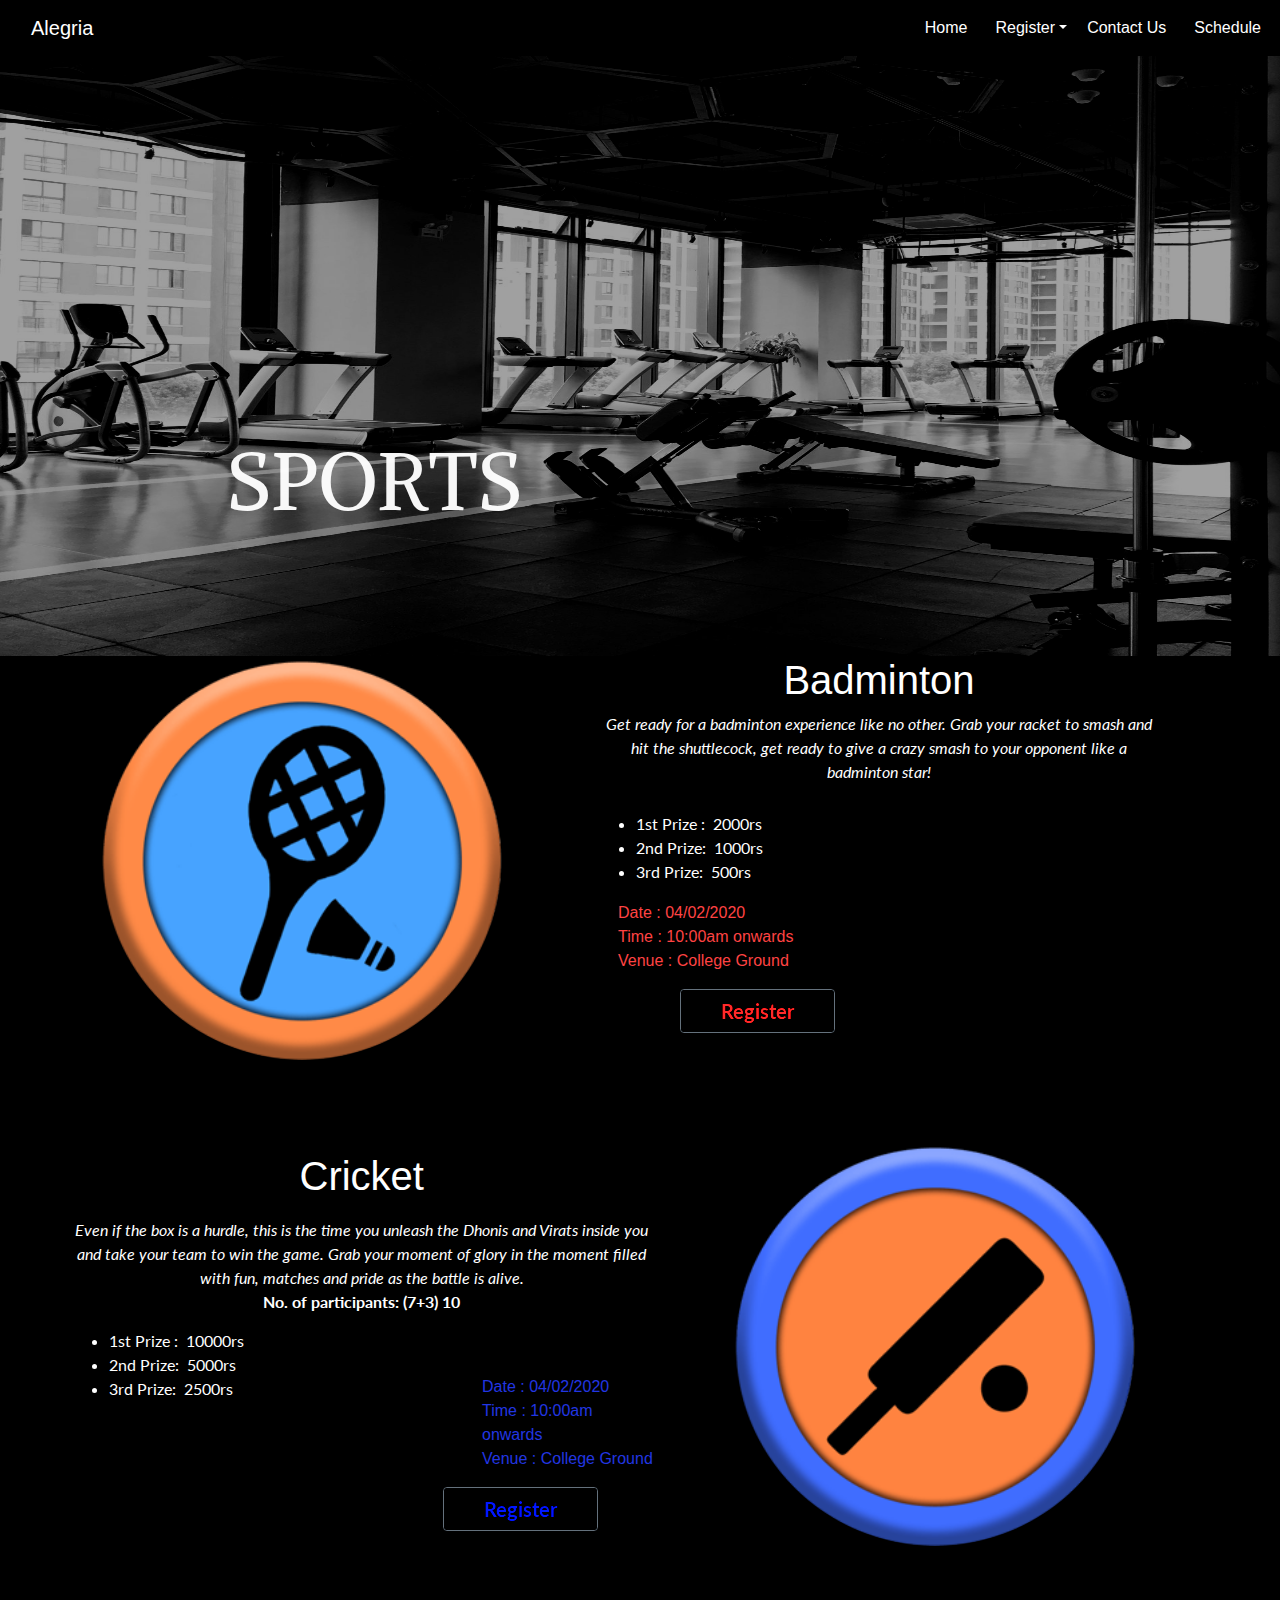
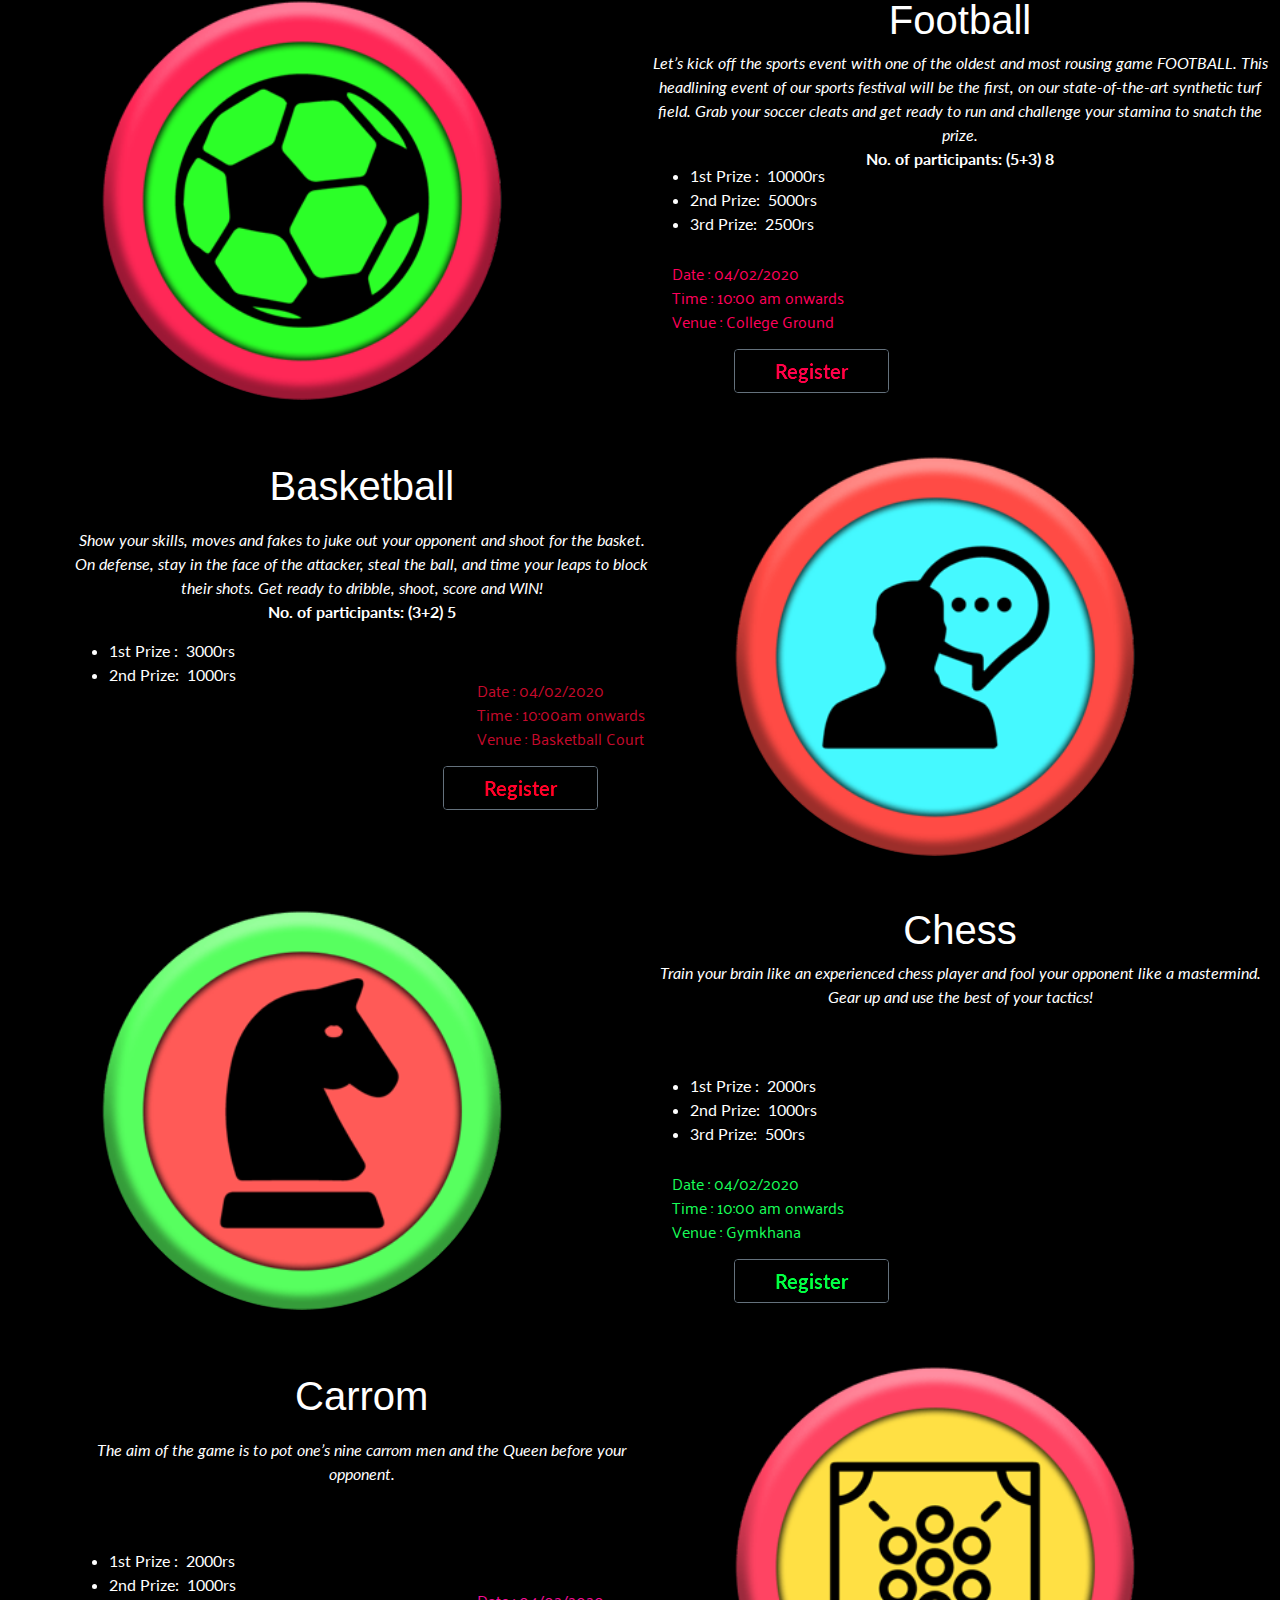
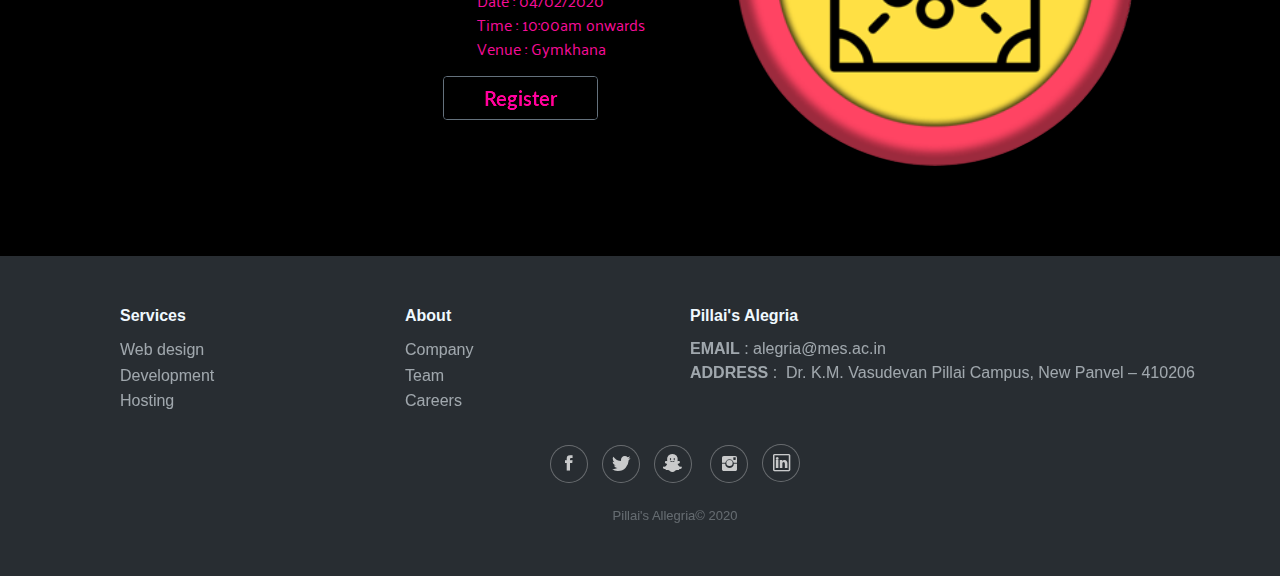
<file: sports.html>
<!DOCTYPE html>
<html style="width: auto;">

<head>
    <meta charset="utf-8">
    <meta name="viewport" content="width=device-width, initial-scale=1.0, shrink-to-fit=no">
    <title>Alegria</title>
    <link rel="stylesheet" href="assets/bootstrap/css/bootstrap.min.css">
    <link rel="stylesheet" href="https://fonts.googleapis.com/css?family=Aclonica">
    <link rel="stylesheet" href="https://fonts.googleapis.com/css?family=Acme">
    <link rel="stylesheet" href="https://fonts.googleapis.com/css?family=Alfa+Slab+One">
    <link rel="stylesheet" href="https://fonts.googleapis.com/css?family=Alike">
    <link rel="stylesheet" href="https://fonts.googleapis.com/css?family=Alike+Angular">
    <link rel="stylesheet" href="https://fonts.googleapis.com/css?family=Lato">
    <link rel="stylesheet" href="https://fonts.googleapis.com/css?family=Palanquin">
    <link rel="stylesheet" href="assets/fonts/ionicons.min.css">
    <link rel="stylesheet" href="assets/css/Carousel_Image_Slider-1.css">
    <link rel="stylesheet" href="assets/css/Carousel_Image_Slider.css">
    <link rel="stylesheet" href="assets/css/Contact-Form-Clean.css">
    <link rel="stylesheet" href="assets/css/Footer-Dark-1.css">
    <link rel="stylesheet" href="assets/css/Footer-Dark.css">
    <link rel="stylesheet" href="https://cdnjs.cloudflare.com/ajax/libs/animate.css/3.5.2/animate.min.css">
    <link rel="stylesheet" href="assets/css/Navigation-Clean.css">
    <link rel="stylesheet" href="assets/css/styles.css">
</head>

<body style="background-color: rgb(0,0,0);">
    <div style="width: 1300px;">
        <section style="height: 656px;width: 1300px;opacity: 1;">
            <nav class="navbar navbar-light navbar-expand-md">
                <div class="container-fluid"><a class="navbar-brand" style="color: #ffffff;" href="index.html">Alegria</a><button data-toggle="collapse" class="navbar-toggler" data-target="#navcol-1" style="background-color: #ff0000;color: rgba(255,255,255,0.5);"><span class="sr-only">Toggle navigation</span></button>
                    <div
                        class="collapse navbar-collapse" id="navcol-1" style="margin-left: 0px;">
                        <ul class="nav navbar-nav ml-auto">
                            <li class="nav-item" role="presentation" style="color: rgb(5,0,62);"><a class="nav-link" style="color: #ffffff;font-size: 16px;padding: 8px;padding-right: 20px;" href="index.html">&nbsp;Home</a></li>
                            <li class="nav-item" role="presentation"></li>
                            <li class="nav-item" role="presentation"></li>
                            <li class="nav-item dropdown"><a class="dropdown-toggle nav-link" data-toggle="dropdown" aria-expanded="false" href="#" style="color: #ffffff;padding-right: 20px;">Register</a>
                                <div class="dropdown-menu text-left" role="menu" style="background-color: rgb(0,0,0);filter: brightness(109%);"><a class="dropdown-item text-left" role="presentation" href="technical.html" style="color: rgb(255,255,255);background-color: #000000;">Technical</a><a class="dropdown-item" role="presentation" href="literary.html" style="color: rgb(255,255,255);">Literary Arts</a>
                                    <a
                                        class="dropdown-item" role="presentation" href="perform.html" style="color: rgb(255,255,255);">Performing Arts</a><a class="dropdown-item" role="presentation" href="informals.html" style="color: rgb(255,255,255);">Informals</a><a class="dropdown-item" role="presentation" href="management.html" style="color: rgb(255,255,255);">Management</a>
                                        <a
                                            class="dropdown-item" role="presentation" href="gaming.html" style="color: rgb(255,255,255);">Gaming</a><a class="dropdown-item" role="presentation" href="Sports.html" style="color: rgb(255,255,255);">Sports</a><a class="dropdown-item" role="presentation" href="finearrts.html" style="color: rgb(255,255,255);">Fine Arts</a>
                                            <a
                                                class="dropdown-item" role="presentation" href="work.html" style="color: rgb(255,255,255);">Workshops</a>
                                                <div class="dropdown-divider" role="presentation"></div>
                                </div>
                            </li>
                        </ul><a href="contactus.html" style="color: rgb(255,255,255);padding-right: 20px;">Contact Us</a>
                        <ul class="nav navbar-nav">
                            <li class="nav-item" role="presentation"><a class="nav-link active" href="schedule.html" style="background-color: #000000;color: #ffffff;">Schedule</a></li>
                            <li class="nav-item" role="presentation"></li>
                            <li class="nav-item" role="presentation"></li>
                        </ul>
                </div>
    </div>
    </nav><img src="assets/img/risen-wang-20jX9b35r_M-unsplash.jpg" width="1300px" height="600px" style="width: 1349px;opacity: 1;filter: brightness(62%) contrast(106%);">
    <p class="text-left" style="color: rgb(255,255,255);font-size: 80PX;font-family: Alike, serif;margin-top: -234px;margin-bottom: 1px;margin-left: 227px;opacity: 0.96;">SPORTS</p>
    </section>
    </div>
    <div style="width: 1300px;height: 1600px;">
        <section style="width: 1300px;height: 1600px;">
            <div class="row hello" style="height: 430px;width: 1192px;margin-bottom: 10px;">
                <div class="col"><img class="rounded-circle img-fluid float-sm-left float-md-left" src="assets/img/badminton-boys.png" width="400px" height="500px" style="margin-top: 4px;margin-right: 50px;margin-bottom: 50px;margin-left: 102px;"></div>
                <div class="col">
                    <h1 class="text-center" style="color: rgb(255,255,255);">Badminton</h1>
                    <p class="text-break text-center" style="color: rgb(255,255,255);height: 84px;opacity: 1;font-family: Lato, sans-serif;width: auto;"><em>Get ready for a badminton experience like no other. Grab your racket to smash and hit the shuttlecock, get ready to give a crazy smash to your opponent like a badminton star!</em><br><br></p>
                    <ul class="float-left float-sm-left float-md-left"
                        style="color: rgb(255,255,255);font-family: Lato, sans-serif;">
                        <li>1st Prize :&nbsp; 2000rs</li>
                        <li>2nd Prize:&nbsp; 1000rs</li>
                        <li style="color: rgb(255,255,255);">3rd Prize:&nbsp; 500rs</li>
                    </ul>
                    <ul class="list-unstyled" style="margin-top: 105px;color: rgb(239,0,144);margin-left: 22px;">
                        <li style="color: #ff4343;">Date : 04/02/2020</li>
                        <li style="color: #ff4343;">Time : 10:00am onwards</li>
                        <li style="color: #ff4343;">Venue : College Ground</li>
                    </ul><a class="btn btn-outline-secondary text-center" role="button" data-bs-hover-animate="flash" style="margin-right: 0px;margin-left: 84px;padding-right: 40px;padding-left: 40px;background-color: #000000;color: #ff4343;font-family: Lato, sans-serif;font-weight: 700;font-style: normal;font-size: 20px;filter: blur(0px) contrast(141%);"
                        href="https://docs.google.com/forms/d/e/1FAIpQLSdKQf4Sat9BFxNQsQO_Z8websJrLAorXOaVQp07rSXYQ4uoxA/viewform?usp=sf_link">Register</a></div>
            </div>
            <div class="row wow" style="height: 400px;width: 1300px;margin-bottom: 10px;">
                <div class="col" style="margin-top: 56px;margin-left: 69px;">
                    <h1 class="text-center" style="color: rgb(255,255,255);">Cricket</h1>
                    <p class="text-break text-center" style="color: rgb(255,255,255);height: 119px;opacity: 1;padding-top: 0px;padding-bottom: 5px;margin-top: -14px;font-family: Lato, sans-serif;"><br><em>Even if the box is a hurdle, this is the time you unleash the Dhonis and Virats inside you and take your team to win the game. Grab your moment of glory in the moment filled with fun, matches and pride as the battle is alive.</em><br><strong>No. of participants: (7+3) 10</strong><br><br><br></p>
                    <ul
                        class="float-left float-sm-left float-md-left" style="color: rgb(255,255,255);font-family: Lato, sans-serif;">
                        <li>1st Prize :&nbsp; 10000rs</li>
                        <li>2nd Prize:&nbsp; 5000rs</li>
                        <li style="color: rgb(255,255,255);">3rd Prize:&nbsp; 2500rs</li>
                        </ul>
                        <ul class="list-unstyled" style="margin-top: 62px;color: rgb(198,10,44);margin-left: 413px;font-size: 16px;">
                            <li style="color: #2236e3;">Date : 04/02/2020</li>
                            <li style="color: #2236e3;">Time : 10:00am onwards</li>
                            <li style="color: #2236e3;">Venue : College Ground</li>
                        </ul><a class="btn btn-outline-secondary text-center" role="button" data-bs-hover-animate="flash" style="margin-right: 0px;margin-left: 374px;padding-right: 40px;padding-left: 40px;background-color: #000000;color: #2236e3;font-family: Lato, sans-serif;font-weight: 700;font-style: normal;font-size: 20px;filter: blur(0px) contrast(141%);"
                            href="https://docs.google.com/forms/d/e/1FAIpQLSdKQf4Sat9BFxNQsQO_Z8websJrLAorXOaVQp07rSXYQ4uoxA/viewform?usp=sf_link">Register</a></div>
                <div class="col"><img class="rounded-circle img-fluid float-sm-left float-md-left" src="assets/img/cricket.png" width="400px" height="500px" style="margin-top: 50px;margin-right: 50px;margin-bottom: 50px;margin-left: 50px;"></div>
            </div>
            <div class="row" style="height: 400px;width: 1300px;margin-bottom: 10px;margin-top: 100px;">
                <div class="col"><img class="rounded-circle img-fluid float-sm-left float-md-left" src="assets/img/futsal.png" width="400px" height="500px" style="margin-top: 4px;margin-right: 50px;margin-bottom: 50px;margin-left: 102px;"></div>
                <div class="col">
                    <h1 class="text-center" style="color: rgb(255,255,255);">Football</h1>
                    <p class="text-break text-center" style="color: rgb(255,255,255);height: 84px;opacity: 1;font-family: Lato, sans-serif;margin-top: -25px;"><br><em>Let’s kick off the sports event with one of the oldest and most rousing game FOOTBALL. This headlining event of our sports festival will be the first, on our state-of-the-art synthetic turf field. Grab your soccer cleats and get ready to run and challenge your stamina to snatch the prize.</em><br><strong>No. of participants: (5+3) 8</strong><br><br></p>
                    <ul
                        class="float-left float-sm-left float-md-left" style="color: rgb(255,255,255);font-family: Lato, sans-serif;margin-top: 37px;">
                        <li>1st Prize :&nbsp; 10000rs</li>
                        <li>2nd Prize:&nbsp; 5000rs</li>
                        <li style="color: rgb(255,255,255);">3rd Prize:&nbsp; 2500rs</li>
                        </ul>
                        <ul class="list-unstyled" style="margin-top: 150px;color: rgb(255,46,172);margin-left: 22px;">
                            <li style="color: #ff005c;font-family: Palanquin, sans-serif;">Date : 04/02/2020</li>
                            <li style="color: #ff005c;font-family: Palanquin, sans-serif;">Time : 10:00 am onwards</li>
                            <li style="color: #ff005c;font-family: Palanquin, sans-serif;">Venue : College Ground</li>
                        </ul><a class="btn btn-outline-secondary text-center" role="button" data-bs-hover-animate="flash" style="margin-right: 0px;margin-left: 84px;padding-right: 40px;padding-left: 40px;background-color: #000000;color: #ff005c;font-family: Lato, sans-serif;font-weight: 700;font-style: normal;font-size: 20px;filter: blur(0px) contrast(141%);"
                            href="https://docs.google.com/forms/d/e/1FAIpQLSdKQf4Sat9BFxNQsQO_Z8websJrLAorXOaVQp07rSXYQ4uoxA/viewform?usp=sf_link">Register</a></div>
            </div>
            <div class="row" style="height: 400px;width: 1300px;margin-bottom: 10px;">
                <div class="col" style="margin-top: 56px;margin-left: 69px;color: rgb(0,128,255);">
                    <h1 class="text-center" style="color: rgb(255,255,255);">Basketball</h1>
                    <p class="text-break text-center" style="color: rgb(255,255,255);height: 119px;opacity: 1;padding-top: 0px;padding-bottom: 5px;margin-top: -14px;font-family: Lato, sans-serif;"><br><em>Show your skills, moves and fakes to juke out your opponent and shoot for the basket. On defense, stay in the face of the attacker, steal the ball, and time your leaps to block their shots. Get ready to dribble, shoot, score and WIN!</em><br><strong>No. of participants: (3+2) 5</strong><br><br><br></p>
                    <ul
                        class="float-left float-sm-left float-md-left" style="color: rgb(255,255,255);font-family: Lato, sans-serif;">
                        <li>1st Prize :&nbsp; 3000rs</li>
                        <li>2nd Prize:&nbsp; 1000rs</li>
                        </ul>
                        <ul class="list-unstyled" style="margin-top: 55px;color: rgb(198,10,44);margin-left: 408px;font-size: 16px;font-family: Palanquin, sans-serif;">
                            <li style="color: rgb(198,10,44);">Date : 04/02/2020</li>
                            <li style="font-family: Palanquin, sans-serif;">Time : 10:00am onwards</li>
                            <li>Venue : Basketball Court</li>
                        </ul><a class="btn btn-outline-secondary text-center" role="button" data-bs-hover-animate="flash" style="margin-right: 0px;margin-left: 374px;padding-right: 40px;padding-left: 40px;background-color: #000000;color: #ff1c45;font-family: Lato, sans-serif;font-weight: 700;font-style: normal;font-size: 20px;filter: blur(0px) contrast(141%);"
                            href="https://docs.google.com/forms/d/e/1FAIpQLSdKQf4Sat9BFxNQsQO_Z8websJrLAorXOaVQp07rSXYQ4uoxA/viewform?usp=sf_link">Register</a></div>
                <div class="col"><img class="rounded-circle img-fluid float-sm-left float-md-left" src="assets/img/al/elocution.png" width="400px" height="500px" style="margin-top: 50px;margin-right: 50px;margin-bottom: 50px;margin-left: 50px;"></div>
            </div>
            <div class="row" style="height: 400px;width: 1300px;margin-bottom: 10px;margin-top: 100px;">
                <div class="col"><img class="rounded-circle img-fluid float-sm-left float-md-left" src="assets/img/chess.png" width="400px" height="500px" style="margin-top: 4px;margin-right: 50px;margin-bottom: 50px;margin-left: 102px;"></div>
                <div class="col">
                    <h1 class="text-center" style="color: rgb(255,255,255);">Chess</h1>
                    <p class="text-break text-center" style="color: rgb(255,255,255);height: 84px;opacity: 1;font-family: Lato, sans-serif;margin-top: -25px;"><br><em>Train your brain like an experienced chess player and fool your opponent like a mastermind. Gear up and use the best of your tactics!</em><br><br><br></p>
                    <ul class="float-left float-sm-left float-md-left" style="color: rgb(255,255,255);font-family: Lato, sans-serif;margin-top: 37px;">
                        <li>1st Prize :&nbsp; 2000rs</li>
                        <li>2nd Prize:&nbsp; 1000rs</li>
                        <li style="color: rgb(255,255,255);">3rd Prize:&nbsp; 500rs</li>
                    </ul>
                    <ul class="list-unstyled" style="margin-top: 150px;color: rgb(255,46,172);margin-left: 22px;">
                        <li style="color: #18ff59;font-family: Palanquin, sans-serif;">Date : 04/02/2020</li>
                        <li style="color: #18ff59;font-family: Palanquin, sans-serif;">Time : 10:00 am onwards</li>
                        <li style="color: #18ff59;font-family: Palanquin, sans-serif;">Venue : Gymkhana</li>
                    </ul><a class="btn btn-outline-secondary text-center" role="button" data-bs-hover-animate="flash" style="margin-right: 0px;margin-left: 84px;padding-right: 40px;padding-left: 40px;background-color: #000000;color: #18ff59;font-family: Lato, sans-serif;font-weight: 700;font-style: normal;font-size: 20px;filter: blur(0px) contrast(141%);"
                        href="https://docs.google.com/forms/d/e/1FAIpQLSdKQf4Sat9BFxNQsQO_Z8websJrLAorXOaVQp07rSXYQ4uoxA/viewform?usp=sf_link">Register</a></div>
            </div>
            <div class="row" style="height: 400px;width: 1300px;margin-bottom: 10px;">
                <div class="col" style="margin-top: 56px;margin-left: 69px;color: rgb(0,128,255);">
                    <h1 class="text-center" style="color: rgb(255,255,255);">Carrom</h1>
                    <p class="text-break text-center" style="color: rgb(255,255,255);height: 119px;opacity: 1;padding-top: 0px;padding-bottom: 5px;margin-top: -14px;font-family: Lato, sans-serif;"><br><em>The aim of the game is to pot one’s nine carrom men and the Queen before your opponent.</em><br><br></p>
                    <ul class="float-left float-sm-left float-md-left" style="color: rgb(255,255,255);font-family: Lato, sans-serif;">
                        <li>1st Prize :&nbsp; 2000rs</li>
                        <li>2nd Prize:&nbsp; 1000rs</li>
                    </ul>
                    <ul class="list-unstyled" style="margin-top: 55px;color: rgb(198,10,44);margin-left: 408px;font-size: 16px;font-family: Palanquin, sans-serif;">
                        <li style="color: rgb(245,13,152);">Date : 04/02/2020</li>
                        <li style="font-family: Palanquin, sans-serif;color: rgb(245,13,152);">Time : 10:00am onwards</li>
                        <li style="color: rgb(245,13,152);">Venue : Gymkhana</li>
                    </ul><a class="btn btn-outline-secondary text-center" role="button" data-bs-hover-animate="flash" style="margin-right: 0px;margin-left: 374px;padding-right: 40px;padding-left: 40px;background-color: #000000;color: rgb(245,13,152);font-family: Lato, sans-serif;font-weight: 700;font-style: normal;font-size: 20px;filter: blur(0px) contrast(141%);"
                        href="https://docs.google.com/forms/d/e/1FAIpQLSdKQf4Sat9BFxNQsQO_Z8websJrLAorXOaVQp07rSXYQ4uoxA/viewform?usp=sf_link">Register</a></div>
                <div class="col"><img class="rounded-circle img-fluid float-sm-left float-md-left" src="assets/img/carrom-singles.png" width="400px" height="500px" style="margin-top: 50px;margin-right: 50px;margin-bottom: 50px;margin-left: 50px;"></div>
            </div>
        </section>
    </div>
    <div class="footer-dark" style="width: 1350px;margin-top: 1200px;">
        <footer>
            <div class="container">
                <div class="row">
                    <div class="col-sm-6 col-md-3 item" style="font-size: 20px;">
                        <h3>Services</h3>
                        <ul>
                            <li style="font-size: 16px;"><a href="#">Web design</a></li>
                            <li style="font-size: 16px;"><a href="#">Development</a></li>
                            <li style="font-size: 16px;"><a href="#">Hosting</a></li>
                        </ul>
                    </div>
                    <div class="col-sm-6 col-md-3 item">
                        <h3>About</h3>
                        <ul>
                            <li style="font-size: 16px;"><a href="#">Company</a></li>
                            <li style="font-size: 16px;"><a href="#">Team</a></li>
                            <li style="font-size: 16px;"><a href="#">Careers</a></li>
                        </ul>
                    </div>
                    <div class="col-md-6 item text">
                        <h3>Pillai's Alegria</h3>
                        <p style="font-size: 16px;"><strong>EMAIL</strong>&nbsp;: alegria@mes.ac.in<br><strong>ADDRESS</strong>&nbsp;:&nbsp;&nbsp;Dr. K.M. Vasudevan Pillai Campus, New Panvel – 410206<br><br></p>
                    </div>
                    <div class="col item social"><a href="https://www.facebook.com/pg/pillaisalegria/about/"><i class="icon ion-social-facebook"></i></a><a href="https://twitter.com/pillaisalegria?lang=en"><i class="icon ion-social-twitter"></i></a><a href="https://www.snapchat.com/add/pillaisalegria"><i class="icon ion-social-snapchat"></i></a>
                        <a
                            href="https://www.instagram.com/pillaisalegria/?hl=en"><i class="icon ion-social-instagram"></i></a><a href="https://in.linkedin.com/company/pillaisalegria"><i class="icon ion-social-linkedin-outline" style="width: 18px;height: 19px;font-size: 23px;"></i></a></div>
                </div>
                <p class="copyright">Pillai's Allegria© 2020</p>
            </div>
        </footer>
    </div>
    <script src="assets/js/jquery.min.js"></script>
    <script src="assets/bootstrap/js/bootstrap.min.js"></script>
    <script src="assets/js/smart-forms.min.js"></script>
    <script src="assets/js/bs-init.js"></script>
</body>

</html>
</file>
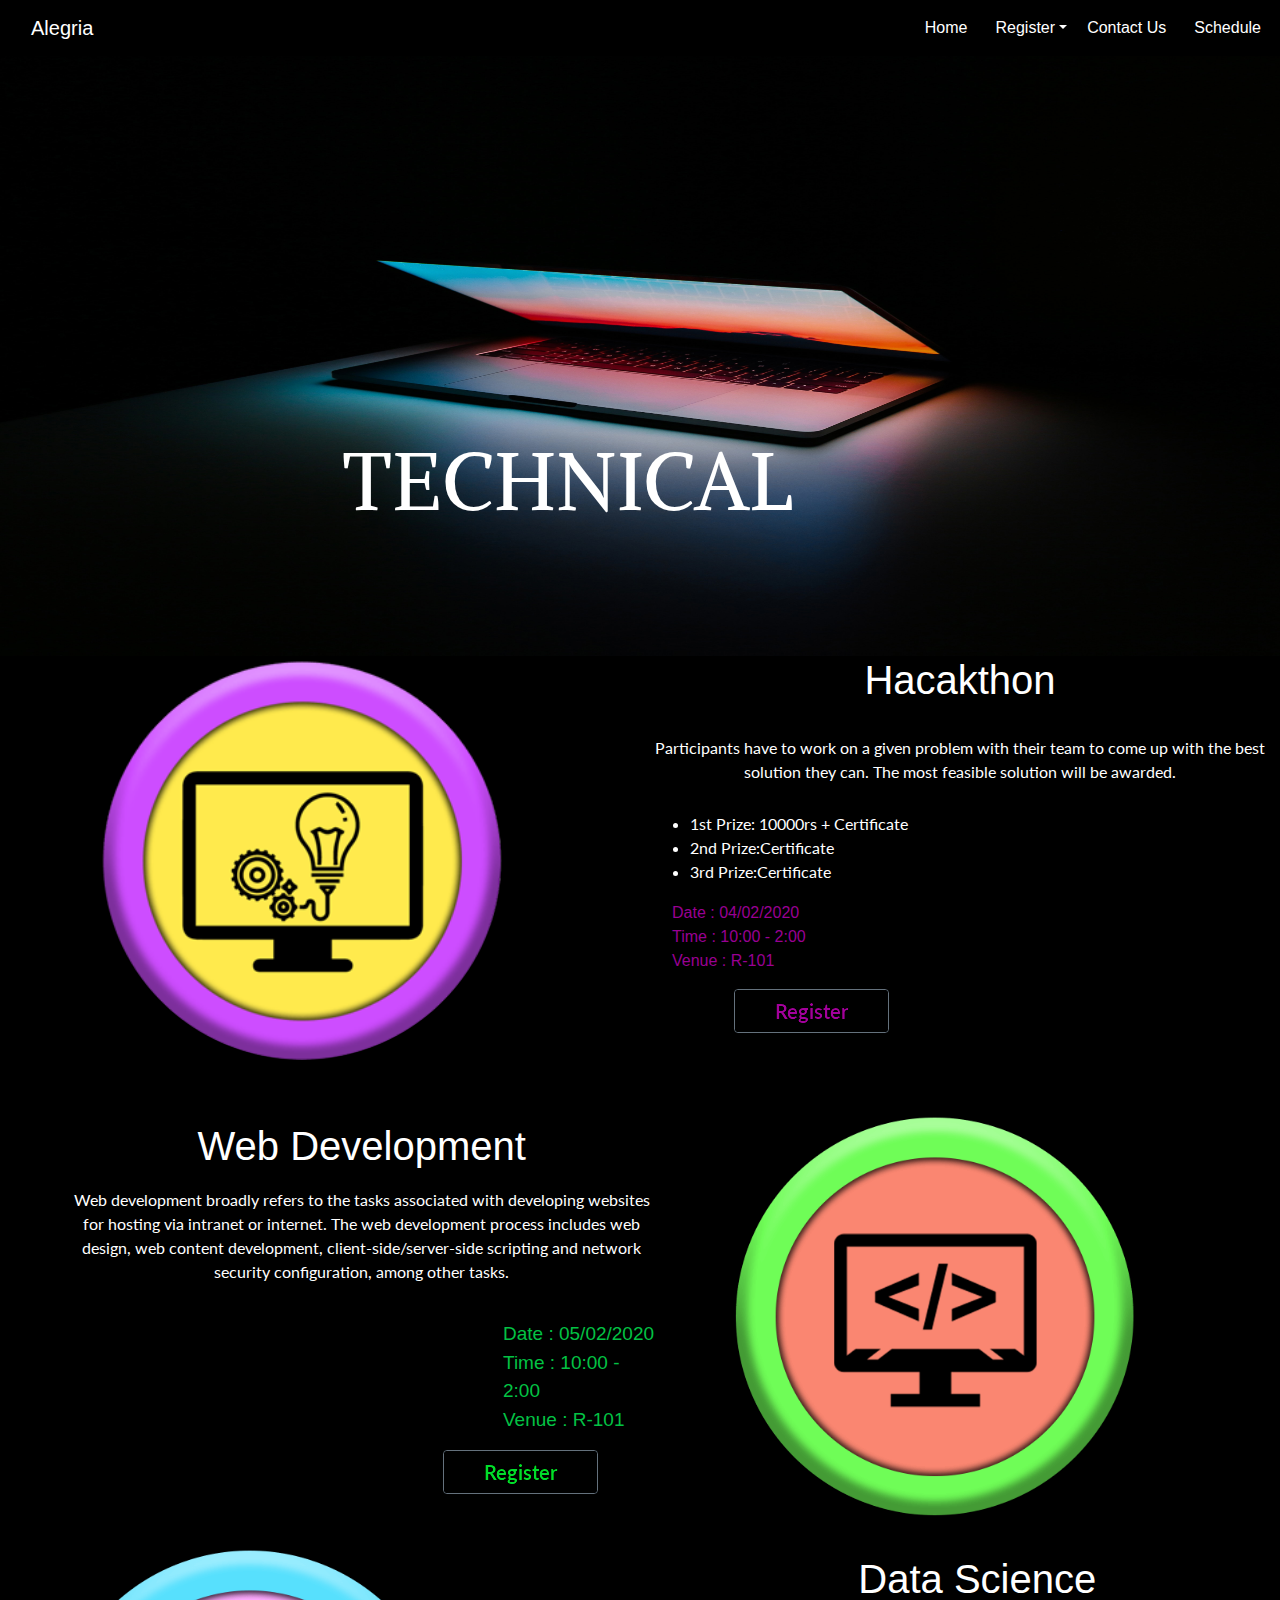
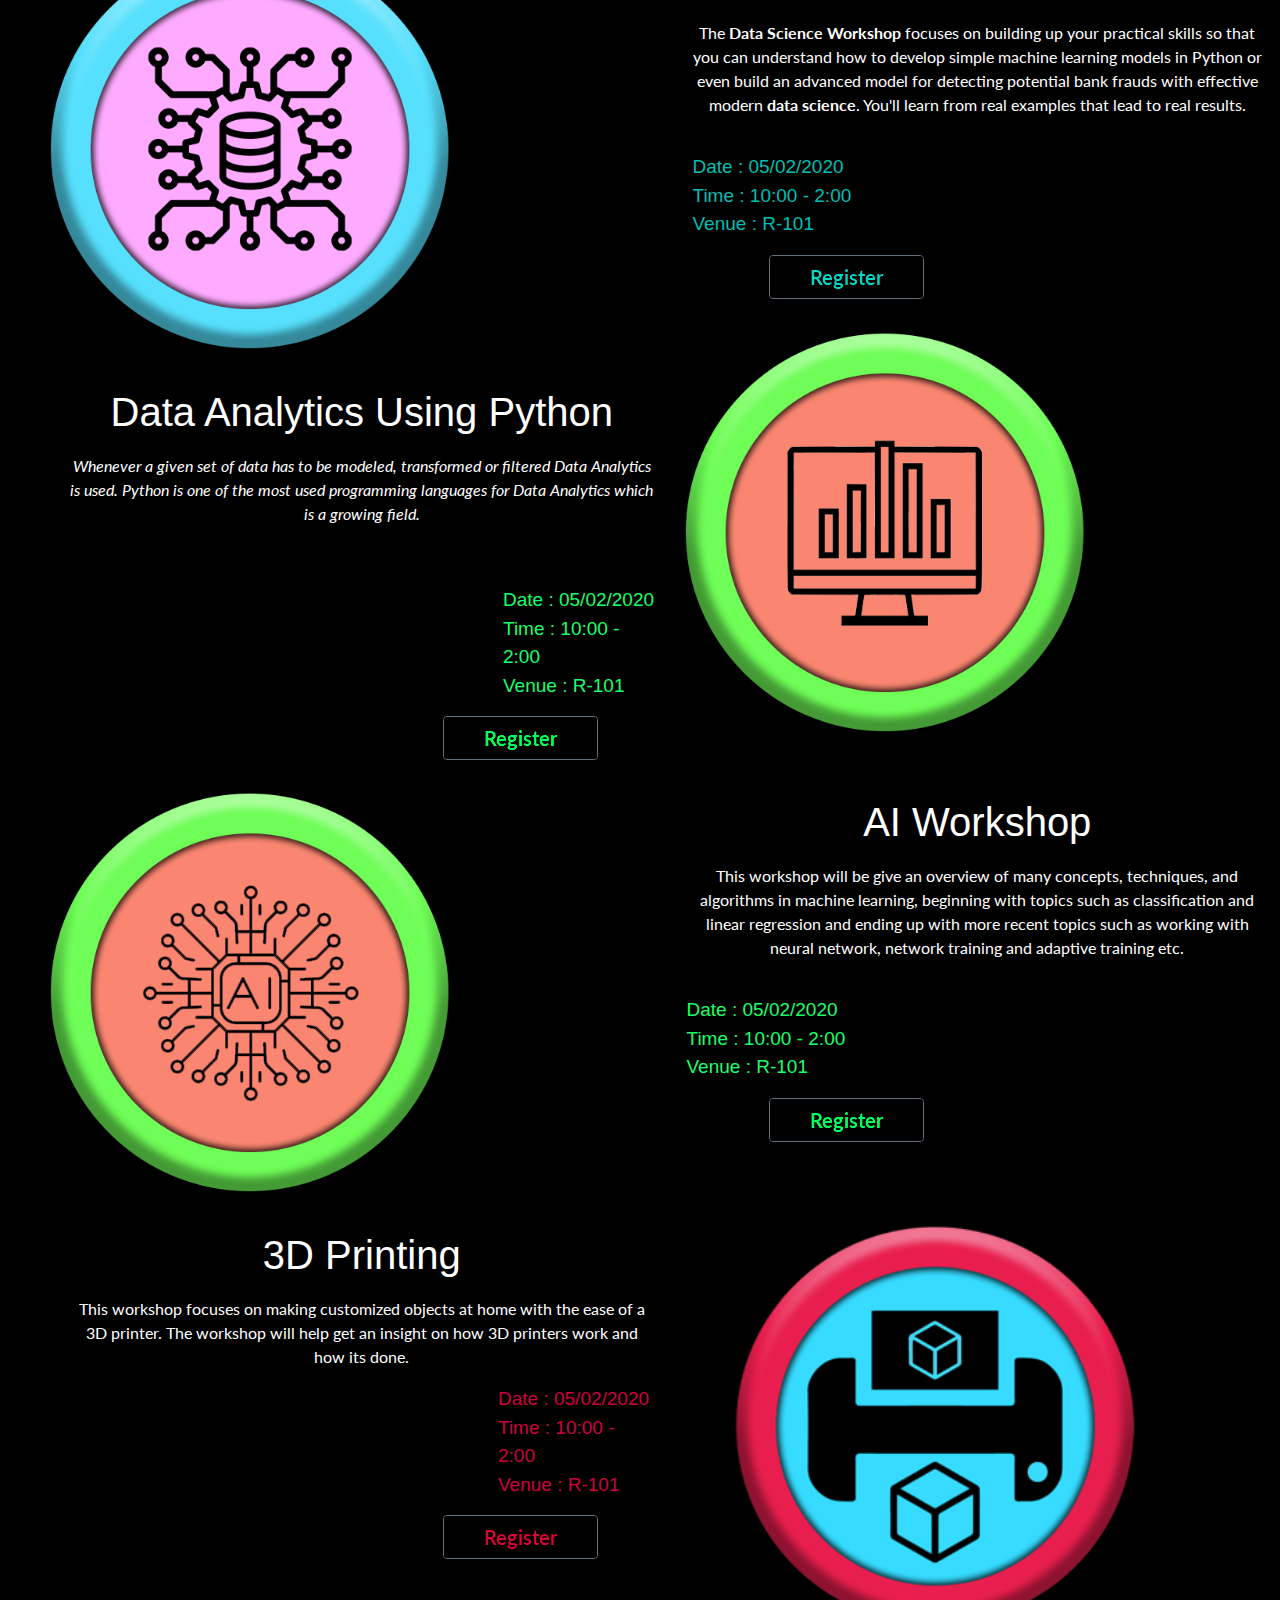
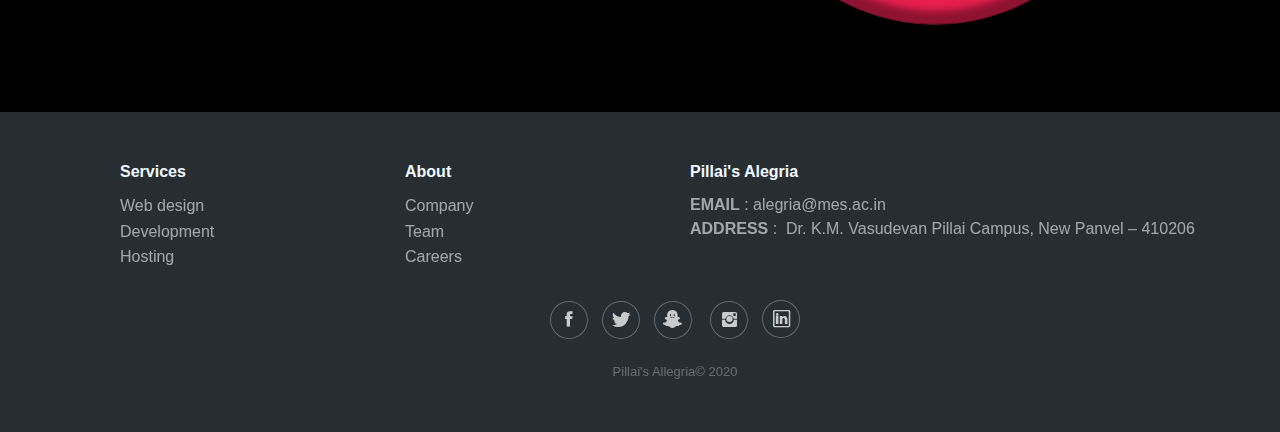
<file: technical.html>
<!DOCTYPE html>
<html>

<head>
    <meta charset="utf-8">
    <meta name="viewport" content="width=device-width, initial-scale=1.0, shrink-to-fit=no">
    <title>Alegria</title>
    <link rel="stylesheet" href="assets/bootstrap/css/bootstrap.min.css">
    <link rel="stylesheet" href="https://fonts.googleapis.com/css?family=Aclonica">
    <link rel="stylesheet" href="https://fonts.googleapis.com/css?family=Acme">
    <link rel="stylesheet" href="https://fonts.googleapis.com/css?family=Alfa+Slab+One">
    <link rel="stylesheet" href="https://fonts.googleapis.com/css?family=Alike">
    <link rel="stylesheet" href="https://fonts.googleapis.com/css?family=Alike+Angular">
    <link rel="stylesheet" href="https://fonts.googleapis.com/css?family=Lato">
    <link rel="stylesheet" href="https://fonts.googleapis.com/css?family=Palanquin">
    <link rel="stylesheet" href="assets/fonts/ionicons.min.css">
    <link rel="stylesheet" href="assets/css/Carousel_Image_Slider-1.css">
    <link rel="stylesheet" href="assets/css/Carousel_Image_Slider.css">
    <link rel="stylesheet" href="assets/css/Contact-Form-Clean.css">
    <link rel="stylesheet" href="assets/css/Footer-Dark-1.css">
    <link rel="stylesheet" href="assets/css/Footer-Dark.css">
    <link rel="stylesheet" href="https://cdnjs.cloudflare.com/ajax/libs/animate.css/3.5.2/animate.min.css">
    <link rel="stylesheet" href="assets/css/Navigation-Clean.css">
    <link rel="stylesheet" href="assets/css/styles.css">
</head>

<body style="background-color: rgb(0,0,0);">
    <div style="width: 1300px;">
        <section style="height: 656px;width: 1300px;">
            <nav class="navbar navbar-light navbar-expand-md">
                <div class="container-fluid"><a class="navbar-brand" style="color: #ffffff;" href="index.html">Alegria</a><button data-toggle="collapse" class="navbar-toggler" data-target="#navcol-1" style="background-color: #ff0000;color: rgba(255,255,255,0.5);"><span class="sr-only">Toggle navigation</span></button>
                    <div
                        class="collapse navbar-collapse" id="navcol-1" style="margin-left: 0px;">
                        <ul class="nav navbar-nav ml-auto">
                            <li class="nav-item" role="presentation" style="color: rgb(5,0,62);"><a class="nav-link" style="color: #ffffff;font-size: 16px;padding: 8px;padding-right: 20px;" href="index.html">&nbsp;Home</a></li>
                            <li class="nav-item" role="presentation"></li>
                            <li class="nav-item" role="presentation"></li>
                            <li class="nav-item dropdown"><a class="dropdown-toggle nav-link" data-toggle="dropdown" aria-expanded="false" href="#" style="color: #ffffff;padding-right: 20px;">Register</a>
                                <div class="dropdown-menu text-left" role="menu" style="background-color: rgb(0,0,0);filter: brightness(109%);"><a class="dropdown-item text-left" role="presentation" href="technical.html" style="color: rgb(255,255,255);background-color: #000000;">Technical</a><a class="dropdown-item" role="presentation" href="literary.html" style="color: rgb(255,255,255);">Literary Arts</a>
                                    <a
                                        class="dropdown-item" role="presentation" href="perform.html" style="color: rgb(255,255,255);">Performing Arts</a><a class="dropdown-item" role="presentation" href="informals.html" style="color: rgb(255,255,255);">Informals</a><a class="dropdown-item" role="presentation" href="management.html" style="color: rgb(255,255,255);">Management</a>
                                        <a
                                            class="dropdown-item" role="presentation" href="gaming.html" style="color: rgb(255,255,255);">Gaming</a><a class="dropdown-item" role="presentation" href="Sports.html" style="color: rgb(255,255,255);">Sports</a><a class="dropdown-item" role="presentation" href="finearrts.html" style="color: rgb(255,255,255);">Fine Arts</a>
                                            <a
                                                class="dropdown-item" role="presentation" href="work.html" style="color: rgb(255,255,255);">Workshops</a>
                                                <div class="dropdown-divider" role="presentation"></div>
                                </div>
                            </li>
                        </ul><a href="contactus.html" style="color: rgb(255,255,255);padding-right: 20px;">Contact Us</a>
                        <ul class="nav navbar-nav">
                            <li class="nav-item" role="presentation"><a class="nav-link active" href="schedule.html" style="background-color: #000000;color: #ffffff;">Schedule</a></li>
                            <li class="nav-item" role="presentation"></li>
                            <li class="nav-item" role="presentation"></li>
                        </ul>
                </div>
    </div>
    </nav><img src="assets/img/ales-nesetril-Im7lZjxeLhg-unsplash.jpg" width="1300px" height="600px">
    <p style="color: rgb(255,255,255);font-size: 80PX;font-family: Alike, serif;margin-top: -234px;margin-bottom: 1px;margin-left: 342px;">TECHNICAL</p>
    </section>
    </div>
    <div style="width: 1300px;height: 656px;">
        <section style="width: 1300px;height: auto;">
            <div class="row" style="height: 400px;width: 1300px;margin-bottom: 10px;">
                <div class="col"><img class="rounded-circle img-fluid float-sm-left float-md-left" src="assets/img/al/hackathon.png" width="400px" height="500px" style="margin-top: 4px;margin-right: 50px;margin-bottom: 50px;margin-left: 102px;"></div>
                <div class="col">
                    <h1 class="text-center" style="color: rgb(255,255,255);">Hacakthon</h1>
                    <p class="text-break text-center" style="color: rgb(255,255,255);height: 84px;opacity: 1;font-family: Lato, sans-serif;"><br>Participants have to work on a given problem with their team to come up with the best solution they can. The most feasible solution will be awarded.<br></p>
                    <ul class="float-left float-sm-left float-md-left" style="color: rgb(255,255,255);font-family: Lato, sans-serif;">
                        <li>1st Prize: 10000rs + Certificate</li>
                        <li>2nd Prize:Certificate</li>
                        <li style="color: rgb(255,255,255);">3rd Prize:Certificate</li>
                    </ul>
                    <ul class="list-unstyled" style="margin-top: 105px;color: rgb(153,0,147);margin-left: 22px;">
                        <li>Date : 04/02/2020</li>
                        <li style="color: #990093;">Time : 10:00 - 2:00</li>
                        <li>Venue : R-101</li>
                    </ul><a class="btn btn-outline-secondary text-center ,buttonclick" role="button" data-bs-hover-animate="flash" style="margin-right: 0px;margin-left: 84px;padding-right: 40px;padding-left: 40px;background-color: #000000;color: #990093;font-family: Lato, sans-serif;font-weight: 700;font-style: normal;font-size: 20px;filter: blur(0px) contrast(141%);"
                        href="https://docs.google.com/forms/d/e/1FAIpQLScs8cAYdgKUdq4eb3Qh_gyrwrOp7DD9sISUr4q8Wglk3q2qYA/viewform?usp=sf_link">Register</a></div>
            </div>
            <div class="row" style="height: 400px;width: 1300px;margin-bottom: 10px;">
                <div class="col" style="margin-top: 56px;margin-left: 69px;">
                    <h1 class="text-center" style="color: rgb(255,255,255);">Web Development</h1>
                    <p class="text-break text-center" style="color: rgb(255,255,255);height: 119px;opacity: 1;padding-top: 0px;padding-bottom: 5px;margin-top: -14px;font-family: Lato, sans-serif;"><br>Web development broadly refers to the tasks associated with developing websites for hosting via intranet or internet. The web development process includes web design, web content development, client-side/server-side scripting and
                        network security configuration, among other tasks.<br><br><br></p>
                    <ul class="list-unstyled" style="margin-top: 37px;color: rgb(3,194,68);margin-left: 434px;font-size: 19px;">
                        <li style="color: #03c244;">Date : 05/02/2020</li>
                        <li>Time : 10:00 - 2:00</li>
                        <li>Venue : R-101</li>
                    </ul><a class="btn btn-outline-secondary text-center" role="button" data-bs-hover-animate="flash" style="margin-right: 0px;margin-left: 374px;padding-right: 40px;padding-left: 40px;background-color: #000000;color: #03c244;font-family: Lato, sans-serif;font-weight: 700;font-style: normal;font-size: 20px;filter: blur(0px) contrast(141%);"
                        href="https://docs.google.com/forms/d/e/1FAIpQLScs8cAYdgKUdq4eb3Qh_gyrwrOp7DD9sISUr4q8Wglk3q2qYA/viewform?usp=sf_link">Register</a></div>
                <div class="col"><img class="rounded-circle img-fluid float-sm-left float-md-left" src="assets/img/al/Web-deveploment.png" width="400px" height="500px" style="margin-top: 50px;margin-right: 50px;margin-bottom: 50px;margin-left: 50px;"></div>
            </div>
            <div class="row" style="height: 400px;width: 1300px;margin-bottom: 10px;margin-top: 33px;">
                <div class="col"><img class="rounded-circle img-fluid float-sm-left float-md-left" src="assets/img/al/Data-Science-Workshop.png" width="400px" height="400px" style="margin-top: 50px;margin-right: 50px;margin-bottom: 50px;margin-left: 50px;"></div>
                <div class="col" style="margin-top: 56px;margin-left: 69px;">
                    <h1 class="text-center" style="color: rgb(255,255,255);">Data Science</h1>
                    <p class="text-center" style="color: rgb(255,255,255);height: 119px;opacity: 1;padding-top: 0px;padding-bottom: 5px;margin-top: -14px;font-family: Lato, sans-serif;"><br>The <strong>Data Science Workshop</strong> focuses on building up your practical skills so that you can understand how to develop simple machine learning models in Python or even build an advanced model for detecting potential
                        bank frauds with effective modern <strong>data science</strong>. You'll learn from real examples that lead to real results.<br><br><br></p>
                    <ul class="list-unstyled" style="margin-top: 37px;color: rgb(0,190,178);margin-left: 8px;font-size: 19px;">
                        <li>Date : 05/02/2020</li>
                        <li style="color: #00beb2;">Time : 10:00 - 2:00</li>
                        <li>Venue : R-101</li>
                    </ul><a class="btn btn-outline-secondary text-center" role="button" data-bs-hover-animate="flash" style="margin-right: 0px;margin-left: 84px;padding-right: 40px;padding-left: 40px;background-color: #000000;color: #00beb2;font-family: Lato, sans-serif;font-weight: 700;font-style: normal;font-size: 20px;filter: blur(0px) contrast(141%);"
                        href="https://docs.google.com/forms/d/e/1FAIpQLScs8cAYdgKUdq4eb3Qh_gyrwrOp7DD9sISUr4q8Wglk3q2qYA/viewform?usp=sf_link">Register</a></div>
            </div>
            <div class="row" style="height: 400px;width: 1300px;margin-bottom: 10px;margin-top: 33px;">
                <div class="col" style="margin-top: 56px;margin-left: 69px;">
                    <h1 class="text-center" style="color: rgb(255,255,255);">Data Analytics Using Python</h1>
                    <p class="text-break text-center" style="color: rgb(255,255,255);height: 119px;opacity: 1;padding-top: 0px;padding-bottom: 5px;margin-top: -14px;font-family: Lato, sans-serif;"><br><em>Whenever a given set of data has to be modeled, transformed or filtered Data Analytics is used. Python is one of the most used programming languages for Data Analytics which is a growing field.</em><br><br><br></p>
                    <ul class="list-unstyled"
                        style="margin-top: 37px;color: rgb(26,255,104);margin-left: 434px;font-size: 19px;">
                        <li>Date : 05/02/2020</li>
                        <li>Time : 10:00 - 2:00</li>
                        <li style="color: #1aff68;">Venue : R-101</li>
                    </ul><a class="btn btn-outline-secondary text-center" role="button" data-bs-hover-animate="flash" style="margin-right: 0px;margin-left: 374px;padding-right: 40px;padding-left: 40px;background-color: #000000;color: #1aff68;font-family: Lato, sans-serif;font-weight: 700;font-style: normal;font-size: 20px;filter: blur(0px) contrast(141%);"
                        href="https://docs.google.com/forms/d/e/1FAIpQLScs8cAYdgKUdq4eb3Qh_gyrwrOp7DD9sISUr4q8Wglk3q2qYA/viewform?usp=sf_link">Register</a></div>
                <div class="col"><img class="rounded-circle img-fluid" src="assets/img/al/Data.png" width="400px" height="400px"></div>
            </div>
            <div class="row" style="height: 400px;width: 1300px;margin-bottom: 10px;">
                <div class="col"><img class="rounded-circle img-fluid float-sm-left float-md-left" src="assets/img/al/Ai.png" width="400px" height="400px" style="margin-top: 50px;margin-right: 50px;margin-bottom: 50px;margin-left: 50px;"></div>
                <div class="col" style="margin-top: 56px;margin-left: 69px;">
                    <h1 class="text-center" style="color: rgb(255,255,255);">AI Workshop</h1>
                    <p class="text-break text-center" style="color: rgb(255,255,255);height: 119px;opacity: 1;padding-top: 0px;padding-bottom: 5px;margin-top: -14px;font-family: Lato, sans-serif;"><br>This workshop will be give an overview of many concepts, techniques, and algorithms in machine learning, beginning with topics such as classification and linear regression and ending up with more recent topics such as working with
                        neural network, network training and adaptive training etc.<br><br><br></p>
                    <ul class="list-unstyled" style="margin-top: 37px;color: rgb(26,255,104);margin-left: 2px;font-size: 19px;">
                        <li>Date : 05/02/2020</li>
                        <li>Time : 10:00 - 2:00</li>
                        <li>Venue : R-101</li>
                    </ul><a class="btn btn-outline-secondary text-center" role="button" data-bs-hover-animate="flash" style="margin-right: 0px;margin-left: 84px;padding-right: 40px;padding-left: 40px;background-color: #000000;color: #1aff68;font-family: Lato, sans-serif;font-weight: 700;font-style: normal;font-size: 20px;filter: blur(0px) contrast(141%);"
                        href="https://docs.google.com/forms/d/e/1FAIpQLScs8cAYdgKUdq4eb3Qh_gyrwrOp7DD9sISUr4q8Wglk3q2qYA/viewform?usp=sf_link">Register</a></div>
            </div>
            <div class="row" style="height: 400px;width: 1300px;margin-bottom: 10px;margin-top: 33px;">
                <div class="col" style="margin-top: 56px;margin-left: 69px;">
                    <h1 class="text-center" style="color: rgb(255,255,255);">3D Printing</h1>
                    <p class="text-break text-center" style="color: rgb(255,255,255);height: 119px;opacity: 1;padding-top: 0px;padding-bottom: 5px;margin-top: -14px;font-family: Lato, sans-serif;"><br>This workshop focuses on making customized objects at home with the ease of a 3D printer. The workshop will help get an insight on how 3D printers work and how its done.<br><br></p>
                    <ul class="list-unstyled" style="margin-top: -23px;color: rgb(205,0,62);margin-left: 429px;font-size: 19px;">
                        <li>Date : 05/02/2020</li>
                        <li>Time : 10:00 - 2:00</li>
                        <li style="color: #cd003e;">Venue : R-101</li>
                    </ul><a class="btn btn-outline-secondary text-center" role="button" data-bs-hover-animate="flash" style="margin-right: 0px;margin-left: 374px;padding-right: 40px;padding-left: 40px;background-color: #000000;color: #c11e4f;font-family: Lato, sans-serif;font-weight: 700;font-style: normal;font-size: 20px;filter: blur(0px) contrast(141%);"
                        href="https://docs.google.com/forms/d/e/1FAIpQLScs8cAYdgKUdq4eb3Qh_gyrwrOp7DD9sISUr4q8Wglk3q2qYA/viewform?usp=sf_link">Register</a></div>
                <div class="col"><img class="rounded-circle img-fluid float-sm-left float-md-left" src="assets/img/3D-printing.png" width="400px" height="400px" style="margin-top: 50px;margin-right: 50px;margin-bottom: 50px;margin-left: 50px;"></div>
            </div>
        </section>
    </div>
    <div class="footer-dark" style="width: 1350px;margin-top: 2000px;">
        <footer>
            <div class="container">
                <div class="row">
                    <div class="col-sm-6 col-md-3 item" style="font-size: 20px;">
                        <h3>Services</h3>
                        <ul>
                            <li style="font-size: 16px;"><a href="#">Web design</a></li>
                            <li style="font-size: 16px;"><a href="#">Development</a></li>
                            <li style="font-size: 16px;"><a href="#">Hosting</a></li>
                        </ul>
                    </div>
                    <div class="col-sm-6 col-md-3 item">
                        <h3>About</h3>
                        <ul>
                            <li style="font-size: 16px;"><a href="#">Company</a></li>
                            <li style="font-size: 16px;"><a href="#">Team</a></li>
                            <li style="font-size: 16px;"><a href="#">Careers</a></li>
                        </ul>
                    </div>
                    <div class="col-md-6 item text">
                        <h3>Pillai's Alegria</h3>
                        <p style="font-size: 16px;"><strong>EMAIL</strong>&nbsp;: alegria@mes.ac.in<br><strong>ADDRESS</strong>&nbsp;:&nbsp;&nbsp;Dr. K.M. Vasudevan Pillai Campus, New Panvel – 410206<br><br></p>
                    </div>
                    <div class="col item social"><a href="https://www.facebook.com/pg/pillaisalegria/about/"><i class="icon ion-social-facebook"></i></a><a href="https://twitter.com/pillaisalegria?lang=en"><i class="icon ion-social-twitter"></i></a><a href="https://www.snapchat.com/add/pillaisalegria"><i class="icon ion-social-snapchat"></i></a>
                        <a
                            href="https://www.instagram.com/pillaisalegria/?hl=en"><i class="icon ion-social-instagram"></i></a><a href="https://in.linkedin.com/company/pillaisalegria"><i class="icon ion-social-linkedin-outline" style="width: 18px;height: 19px;font-size: 23px;"></i></a></div>
                </div>
                <p class="copyright">Pillai's Allegria© 2020</p>
            </div>
        </footer>
    </div>
    <script src="assets/js/jquery.min.js"></script>
    <script src="assets/bootstrap/js/bootstrap.min.js"></script>
    <script src="assets/js/smart-forms.min.js"></script>
    <script src="assets/js/bs-init.js"></script>
</body>

</html>
</file>
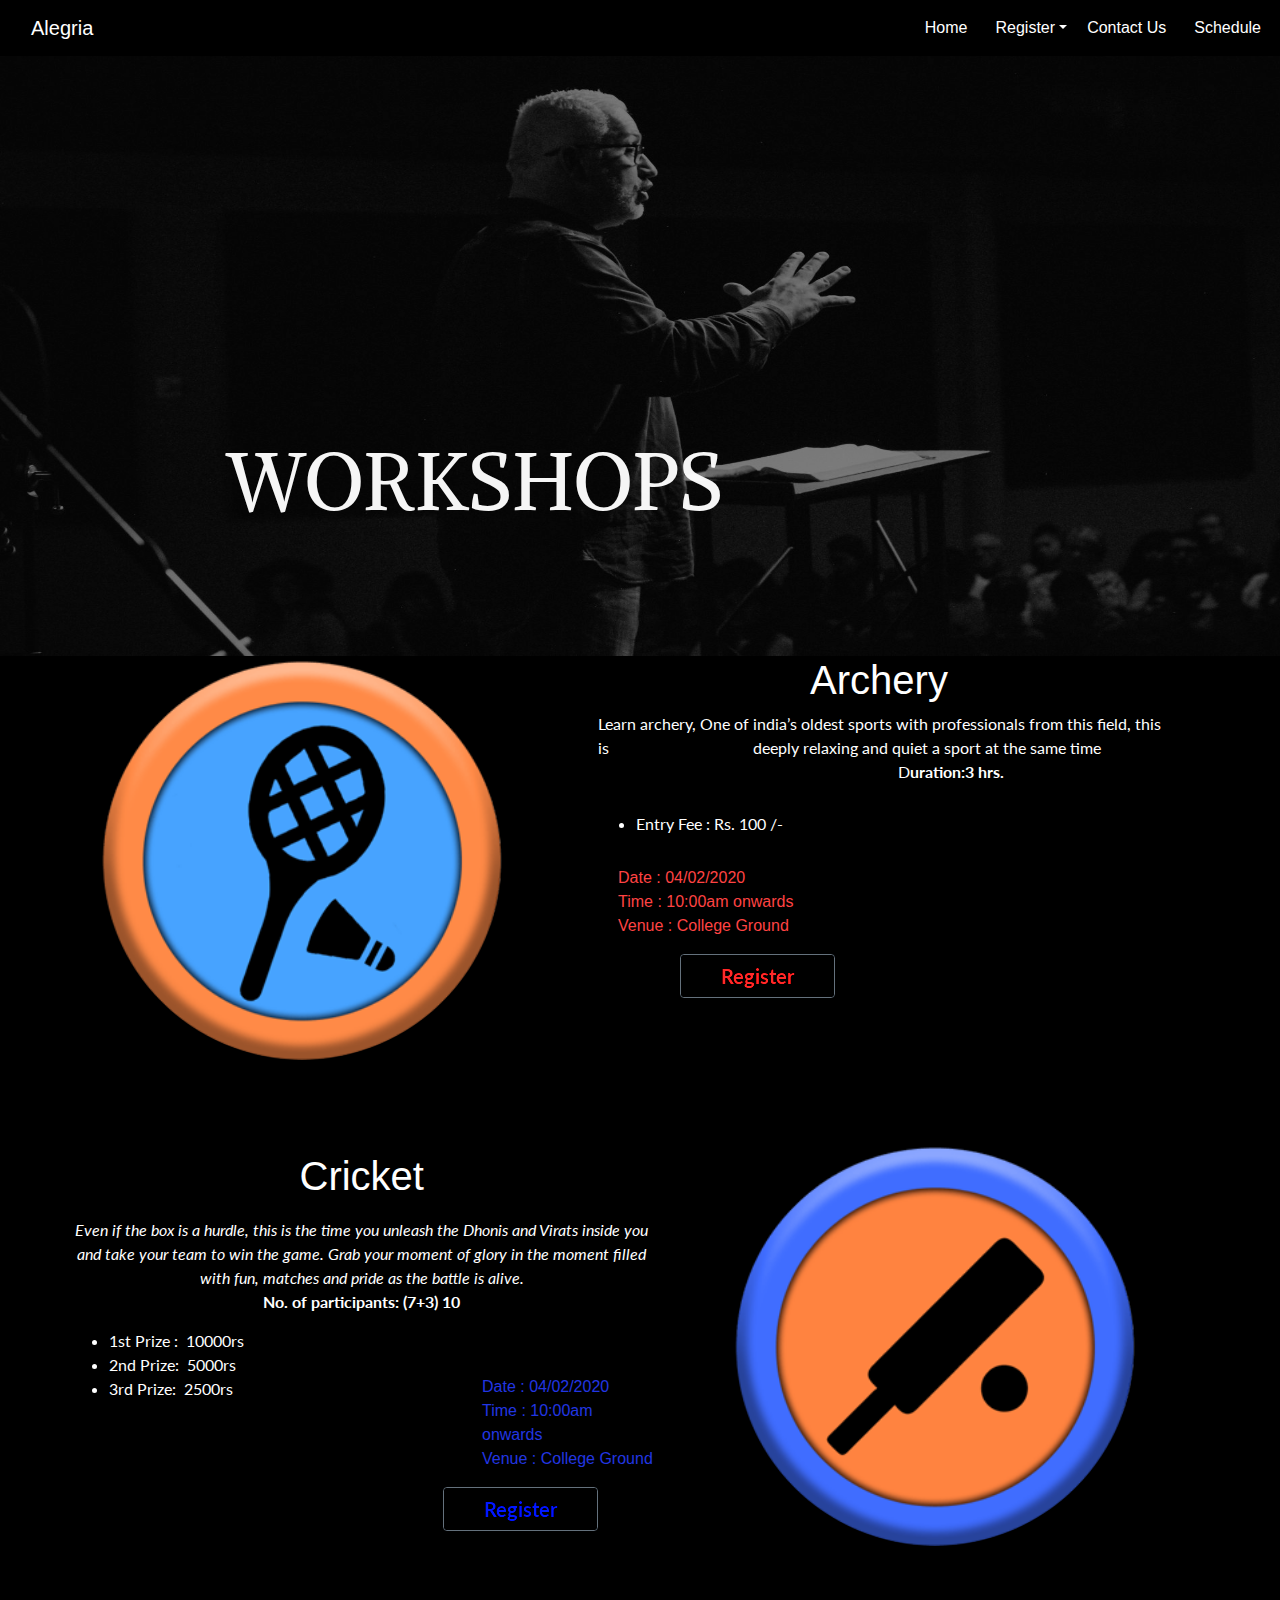
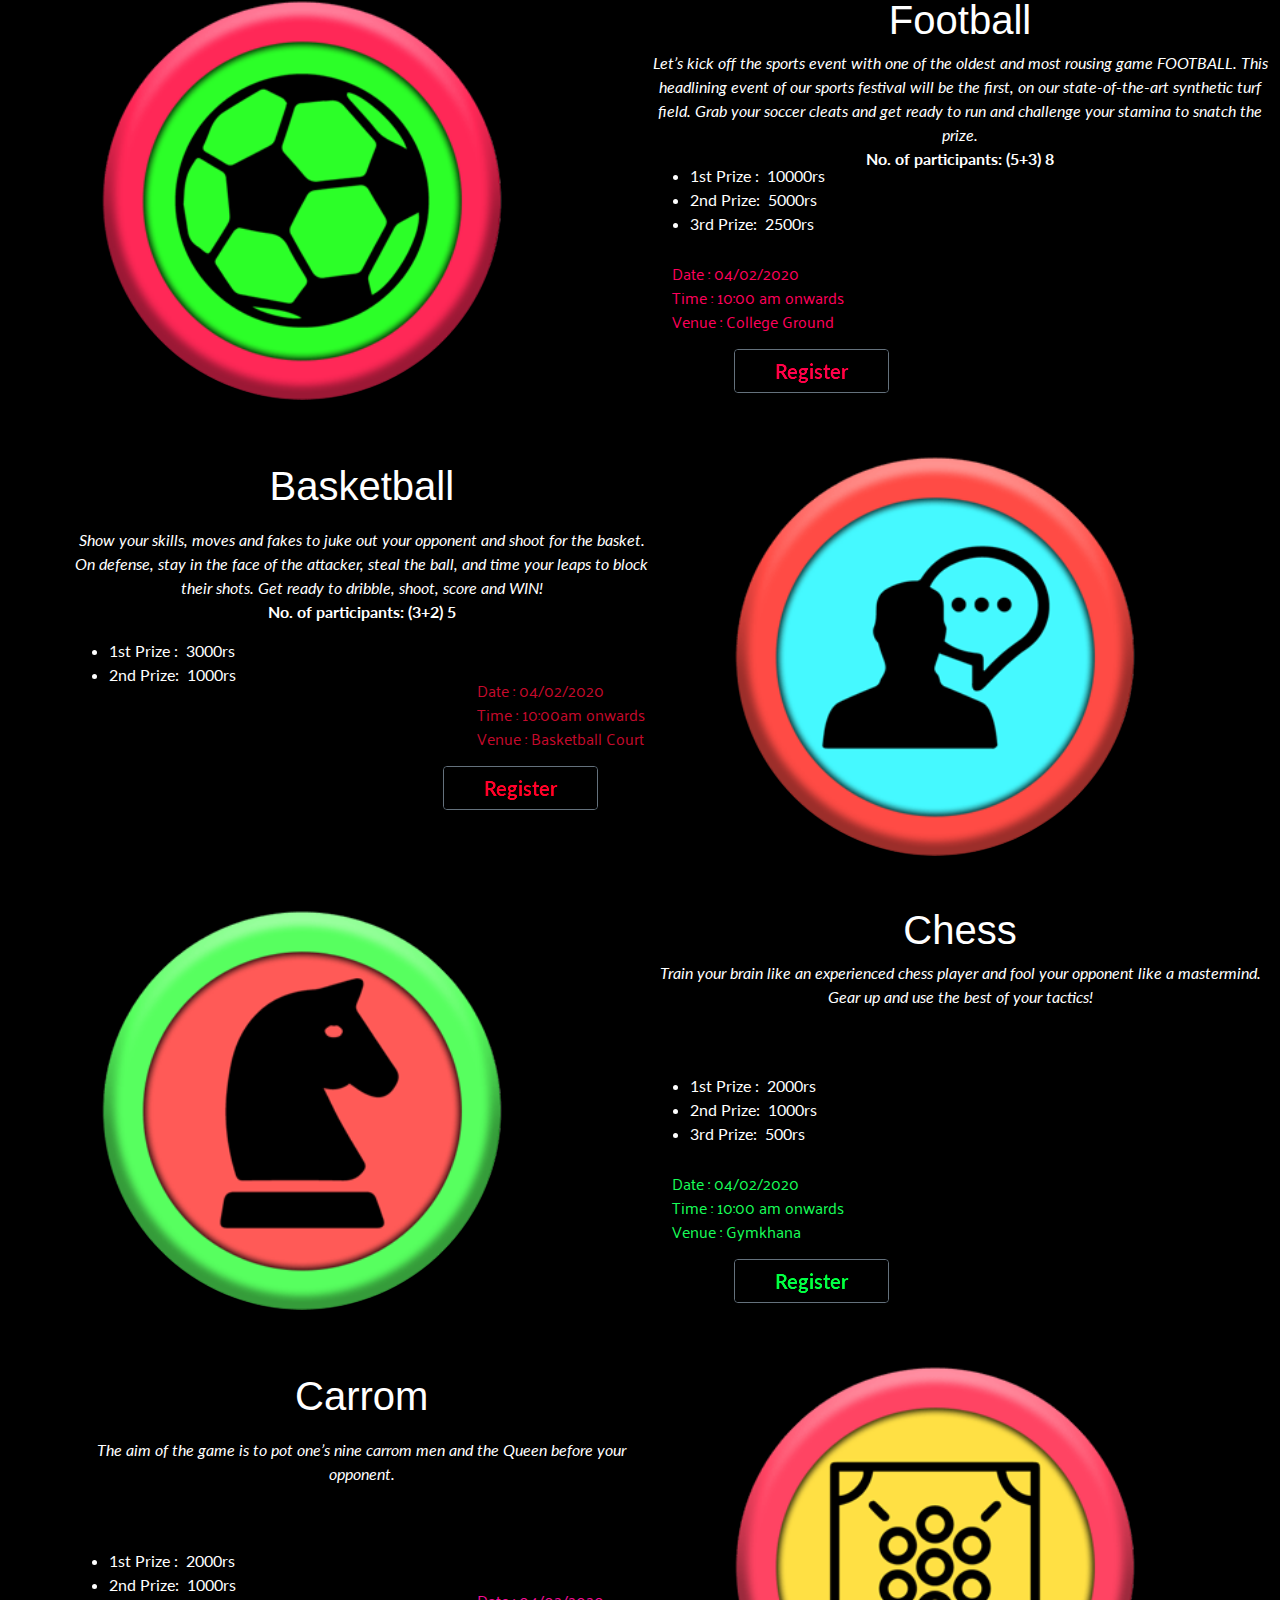
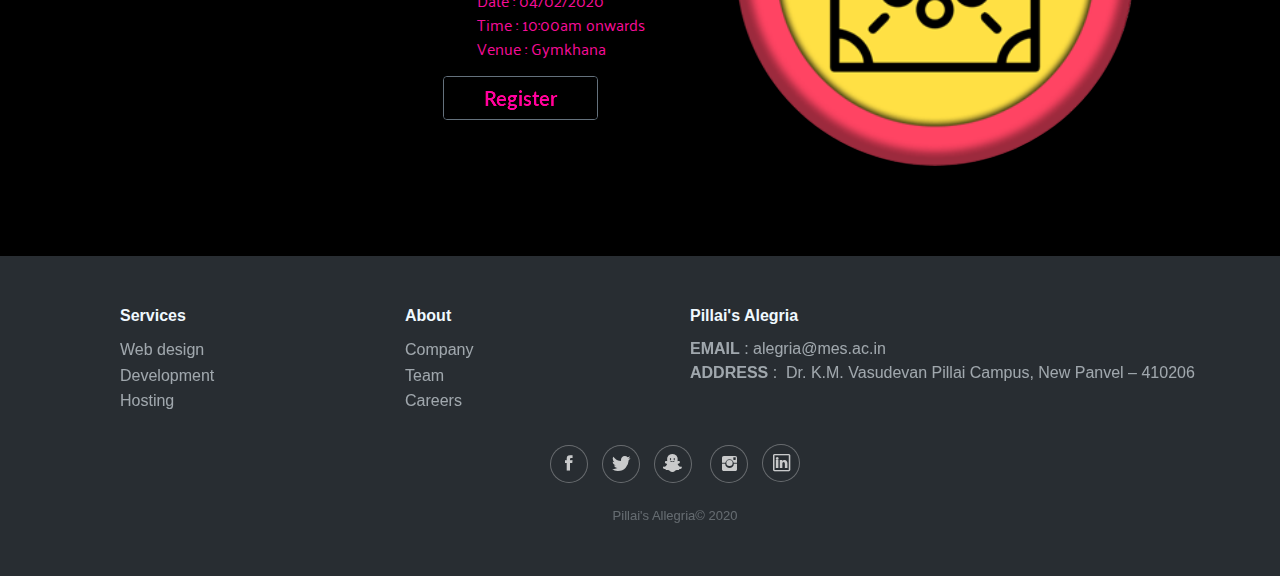
<file: work.html>
<!DOCTYPE html>
<html style="width: auto;">

<head>
    <meta charset="utf-8">
    <meta name="viewport" content="width=device-width, initial-scale=1.0, shrink-to-fit=no">
    <title>Alegria</title>
    <link rel="stylesheet" href="assets/bootstrap/css/bootstrap.min.css">
    <link rel="stylesheet" href="https://fonts.googleapis.com/css?family=Aclonica">
    <link rel="stylesheet" href="https://fonts.googleapis.com/css?family=Acme">
    <link rel="stylesheet" href="https://fonts.googleapis.com/css?family=Alfa+Slab+One">
    <link rel="stylesheet" href="https://fonts.googleapis.com/css?family=Alike">
    <link rel="stylesheet" href="https://fonts.googleapis.com/css?family=Alike+Angular">
    <link rel="stylesheet" href="https://fonts.googleapis.com/css?family=Lato">
    <link rel="stylesheet" href="https://fonts.googleapis.com/css?family=Palanquin">
    <link rel="stylesheet" href="assets/fonts/ionicons.min.css">
    <link rel="stylesheet" href="assets/css/Carousel_Image_Slider-1.css">
    <link rel="stylesheet" href="assets/css/Carousel_Image_Slider.css">
    <link rel="stylesheet" href="assets/css/Contact-Form-Clean.css">
    <link rel="stylesheet" href="assets/css/Footer-Dark-1.css">
    <link rel="stylesheet" href="assets/css/Footer-Dark.css">
    <link rel="stylesheet" href="https://cdnjs.cloudflare.com/ajax/libs/animate.css/3.5.2/animate.min.css">
    <link rel="stylesheet" href="assets/css/Navigation-Clean.css">
    <link rel="stylesheet" href="assets/css/styles.css">
</head>

<body style="background-color: rgb(0,0,0);">
    <div style="width: 1300px;">
        <section style="height: 656px;width: 1300px;opacity: 1;">
            <nav class="navbar navbar-light navbar-expand-md">
                <div class="container-fluid"><a class="navbar-brand" style="color: #ffffff;" href="index.html">Alegria</a><button data-toggle="collapse" class="navbar-toggler" data-target="#navcol-1" style="background-color: #ff0000;color: rgba(255,255,255,0.5);"><span class="sr-only">Toggle navigation</span></button>
                    <div
                        class="collapse navbar-collapse" id="navcol-1" style="margin-left: 0px;">
                        <ul class="nav navbar-nav ml-auto">
                            <li class="nav-item" role="presentation" style="color: rgb(5,0,62);"><a class="nav-link" style="color: #ffffff;font-size: 16px;padding: 8px;padding-right: 20px;" href="index.html">&nbsp;Home</a></li>
                            <li class="nav-item" role="presentation"></li>
                            <li class="nav-item" role="presentation"></li>
                            <li class="nav-item dropdown"><a class="dropdown-toggle nav-link" data-toggle="dropdown" aria-expanded="false" href="#" style="color: #ffffff;padding-right: 20px;">Register</a>
                                <div class="dropdown-menu text-left" role="menu" style="background-color: rgb(0,0,0);filter: brightness(109%);"><a class="dropdown-item text-left" role="presentation" href="technical.html" style="color: rgb(255,255,255);background-color: #000000;">Technical</a><a class="dropdown-item" role="presentation" href="literary.html" style="color: rgb(255,255,255);">Literary Arts</a>
                                    <a
                                        class="dropdown-item" role="presentation" href="perform.html" style="color: rgb(255,255,255);">Performing Arts</a><a class="dropdown-item" role="presentation" href="informals.html" style="color: rgb(255,255,255);">Informals</a><a class="dropdown-item" role="presentation" href="management.html" style="color: rgb(255,255,255);">Management</a>
                                        <a
                                            class="dropdown-item" role="presentation" href="gaming.html" style="color: rgb(255,255,255);">Gaming</a><a class="dropdown-item" role="presentation" href="Sports.html" style="color: rgb(255,255,255);">Sports</a><a class="dropdown-item" role="presentation" href="finearrts.html" style="color: rgb(255,255,255);">Fine Arts</a>
                                            <a
                                                class="dropdown-item" role="presentation" href="work.html" style="color: rgb(255,255,255);">Workshops</a>
                                                <div class="dropdown-divider" role="presentation"></div>
                                </div>
                            </li>
                        </ul><a href="contactus.html" style="color: rgb(255,255,255);padding-right: 20px;">Contact Us</a>
                        <ul class="nav navbar-nav">
                            <li class="nav-item" role="presentation"><a class="nav-link active" href="schedule.html" style="background-color: #000000;color: #ffffff;">Schedule</a></li>
                            <li class="nav-item" role="presentation"></li>
                            <li class="nav-item" role="presentation"></li>
                        </ul>
                </div>
    </div>
    </nav><img src="assets/img/kristina-paparo-XSDTr93bhBo-unsplash.jpg" width="1300px" height="600px" style="width: 1349px;opacity: 1;filter: brightness(62%) contrast(106%);">
    <p class="text-left" style="color: rgb(255,255,255);font-size: 80PX;font-family: Alike, serif;margin-top: -234px;margin-bottom: 1px;margin-left: 227px;opacity: 0.96;">WORKSHOPS</p>
    </section>
    </div>
    <div style="width: 1300px;height: 1600px;">
        <section style="width: 1300px;height: 1600px;">
            <div class="row hello" style="height: 430px;width: 1192px;margin-bottom: 10px;">
                <div class="col"><img class="rounded-circle img-fluid float-sm-left float-md-left" src="assets/img/badminton-boys.png" width="400px" height="500px" style="margin-top: 4px;margin-right: 50px;margin-bottom: 50px;margin-left: 102px;"></div>
                <div class="col">
                    <h1 class="text-center" style="color: rgb(255,255,255);">Archery</h1>
                    <p class="text-break text-center" style="color: rgb(255,255,255);height: 84px;opacity: 1;font-family: Lato, sans-serif;width: auto;">Learn archery, One of india’s oldest sports with professionals from this field, this is&nbsp; &nbsp; &nbsp; &nbsp; &nbsp; &nbsp; &nbsp; &nbsp; &nbsp; &nbsp; &nbsp; &nbsp; &nbsp; &nbsp; &nbsp; &nbsp; &nbsp; &nbsp; deeply relaxing and
                        quiet a sport at the same time&nbsp; &nbsp; &nbsp; &nbsp; &nbsp; &nbsp; &nbsp; &nbsp; &nbsp; &nbsp; &nbsp; &nbsp; &nbsp; &nbsp; &nbsp; &nbsp; &nbsp; &nbsp; &nbsp; &nbsp; &nbsp; &nbsp; &nbsp; &nbsp; &nbsp; &nbsp; D<strong>uration:3 hrs.</strong><br><br></p>
                    <ul
                        class="float-left float-sm-left float-md-left" style="color: rgb(255,255,255);font-family: Lato, sans-serif;">
                        <li>Entry Fee : Rs. 100 /-</li>
                        </ul>
                        <ul class="list-unstyled" style="margin-top: 70px;color: rgb(239,0,144);margin-left: 22px;">
                            <li style="color: #ff4343;">Date : 04/02/2020</li>
                            <li style="color: #ff4343;">Time : 10:00am onwards</li>
                            <li style="color: #ff4343;">Venue : College Ground</li>
                        </ul><a class="btn btn-outline-secondary text-center" role="button" data-bs-hover-animate="flash" style="margin-right: 0px;margin-left: 84px;padding-right: 40px;padding-left: 40px;background-color: #000000;color: #ff4343;font-family: Lato, sans-serif;font-weight: 700;font-style: normal;font-size: 20px;filter: blur(0px) contrast(141%);"
                            href="https://docs.google.com/forms/d/e/1FAIpQLSf4vkni7wQfq4b6k4A7eAoKeM7SgCLsbZzyGP3KK0P8RkTbdA/viewform?usp=sf_link">Register</a></div>
            </div>
            <div class="row wow" style="height: 400px;width: 1300px;margin-bottom: 10px;">
                <div class="col" style="margin-top: 56px;margin-left: 69px;">
                    <h1 class="text-center" style="color: rgb(255,255,255);">Cricket</h1>
                    <p class="text-break text-center" style="color: rgb(255,255,255);height: 119px;opacity: 1;padding-top: 0px;padding-bottom: 5px;margin-top: -14px;font-family: Lato, sans-serif;"><br><em>Even if the box is a hurdle, this is the time you unleash the Dhonis and Virats inside you and take your team to win the game. Grab your moment of glory in the moment filled with fun, matches and pride as the battle is alive.</em><br><strong>No. of participants: (7+3) 10</strong><br><br><br></p>
                    <ul
                        class="float-left float-sm-left float-md-left" style="color: rgb(255,255,255);font-family: Lato, sans-serif;">
                        <li>1st Prize :&nbsp; 10000rs</li>
                        <li>2nd Prize:&nbsp; 5000rs</li>
                        <li style="color: rgb(255,255,255);">3rd Prize:&nbsp; 2500rs</li>
                        </ul>
                        <ul class="list-unstyled" style="margin-top: 62px;color: rgb(198,10,44);margin-left: 413px;font-size: 16px;">
                            <li style="color: #2236e3;">Date : 04/02/2020</li>
                            <li style="color: #2236e3;">Time : 10:00am onwards</li>
                            <li style="color: #2236e3;">Venue : College Ground</li>
                        </ul><a class="btn btn-outline-secondary text-center" role="button" data-bs-hover-animate="flash" style="margin-right: 0px;margin-left: 374px;padding-right: 40px;padding-left: 40px;background-color: #000000;color: #2236e3;font-family: Lato, sans-serif;font-weight: 700;font-style: normal;font-size: 20px;filter: blur(0px) contrast(141%);"
                            href="https://docs.google.com/forms/d/e/1FAIpQLSf4vkni7wQfq4b6k4A7eAoKeM7SgCLsbZzyGP3KK0P8RkTbdA/viewform?usp=sf_link">Register</a></div>
                <div class="col"><img class="rounded-circle img-fluid float-sm-left float-md-left" src="assets/img/cricket.png" width="400px" height="500px" style="margin-top: 50px;margin-right: 50px;margin-bottom: 50px;margin-left: 50px;"></div>
            </div>
            <div class="row" style="height: 400px;width: 1300px;margin-bottom: 10px;margin-top: 100px;">
                <div class="col"><img class="rounded-circle img-fluid float-sm-left float-md-left" src="assets/img/futsal.png" width="400px" height="500px" style="margin-top: 4px;margin-right: 50px;margin-bottom: 50px;margin-left: 102px;"></div>
                <div class="col">
                    <h1 class="text-center" style="color: rgb(255,255,255);">Football</h1>
                    <p class="text-break text-center" style="color: rgb(255,255,255);height: 84px;opacity: 1;font-family: Lato, sans-serif;margin-top: -25px;"><br><em>Let’s kick off the sports event with one of the oldest and most rousing game FOOTBALL. This headlining event of our sports festival will be the first, on our state-of-the-art synthetic turf field. Grab your soccer cleats and get ready to run and challenge your stamina to snatch the prize.</em><br><strong>No. of participants: (5+3) 8</strong><br><br></p>
                    <ul
                        class="float-left float-sm-left float-md-left" style="color: rgb(255,255,255);font-family: Lato, sans-serif;margin-top: 37px;">
                        <li>1st Prize :&nbsp; 10000rs</li>
                        <li>2nd Prize:&nbsp; 5000rs</li>
                        <li style="color: rgb(255,255,255);">3rd Prize:&nbsp; 2500rs</li>
                        </ul>
                        <ul class="list-unstyled" style="margin-top: 150px;color: rgb(255,46,172);margin-left: 22px;">
                            <li style="color: #ff005c;font-family: Palanquin, sans-serif;">Date : 04/02/2020</li>
                            <li style="color: #ff005c;font-family: Palanquin, sans-serif;">Time : 10:00 am onwards</li>
                            <li style="color: #ff005c;font-family: Palanquin, sans-serif;">Venue : College Ground</li>
                        </ul><a class="btn btn-outline-secondary text-center" role="button" data-bs-hover-animate="flash" style="margin-right: 0px;margin-left: 84px;padding-right: 40px;padding-left: 40px;background-color: #000000;color: #ff005c;font-family: Lato, sans-serif;font-weight: 700;font-style: normal;font-size: 20px;filter: blur(0px) contrast(141%);"
                            href="https://docs.google.com/forms/d/e/1FAIpQLSf4vkni7wQfq4b6k4A7eAoKeM7SgCLsbZzyGP3KK0P8RkTbdA/viewform?usp=sf_link">Register</a></div>
            </div>
            <div class="row" style="height: 400px;width: 1300px;margin-bottom: 10px;">
                <div class="col" style="margin-top: 56px;margin-left: 69px;color: rgb(0,128,255);">
                    <h1 class="text-center" style="color: rgb(255,255,255);">Basketball</h1>
                    <p class="text-break text-center" style="color: rgb(255,255,255);height: 119px;opacity: 1;padding-top: 0px;padding-bottom: 5px;margin-top: -14px;font-family: Lato, sans-serif;"><br><em>Show your skills, moves and fakes to juke out your opponent and shoot for the basket. On defense, stay in the face of the attacker, steal the ball, and time your leaps to block their shots. Get ready to dribble, shoot, score and WIN!</em><br><strong>No. of participants: (3+2) 5</strong><br><br><br></p>
                    <ul
                        class="float-left float-sm-left float-md-left" style="color: rgb(255,255,255);font-family: Lato, sans-serif;">
                        <li>1st Prize :&nbsp; 3000rs</li>
                        <li>2nd Prize:&nbsp; 1000rs</li>
                        </ul>
                        <ul class="list-unstyled" style="margin-top: 55px;color: rgb(198,10,44);margin-left: 408px;font-size: 16px;font-family: Palanquin, sans-serif;">
                            <li style="color: rgb(198,10,44);">Date : 04/02/2020</li>
                            <li style="font-family: Palanquin, sans-serif;">Time : 10:00am onwards</li>
                            <li>Venue : Basketball Court</li>
                        </ul><a class="btn btn-outline-secondary text-center" role="button" data-bs-hover-animate="flash" style="margin-right: 0px;margin-left: 374px;padding-right: 40px;padding-left: 40px;background-color: #000000;color: #ff1c45;font-family: Lato, sans-serif;font-weight: 700;font-style: normal;font-size: 20px;filter: blur(0px) contrast(141%);"
                            href="https://docs.google.com/forms/d/e/1FAIpQLSf4vkni7wQfq4b6k4A7eAoKeM7SgCLsbZzyGP3KK0P8RkTbdA/viewform?usp=sf_link">Register</a></div>
                <div class="col"><img class="rounded-circle img-fluid float-sm-left float-md-left" src="assets/img/al/elocution.png" width="400px" height="500px" style="margin-top: 50px;margin-right: 50px;margin-bottom: 50px;margin-left: 50px;"></div>
            </div>
            <div class="row" style="height: 400px;width: 1300px;margin-bottom: 10px;margin-top: 100px;">
                <div class="col"><img class="rounded-circle img-fluid float-sm-left float-md-left" src="assets/img/chess.png" width="400px" height="500px" style="margin-top: 4px;margin-right: 50px;margin-bottom: 50px;margin-left: 102px;"></div>
                <div class="col">
                    <h1 class="text-center" style="color: rgb(255,255,255);">Chess</h1>
                    <p class="text-break text-center" style="color: rgb(255,255,255);height: 84px;opacity: 1;font-family: Lato, sans-serif;margin-top: -25px;"><br><em>Train your brain like an experienced chess player and fool your opponent like a mastermind. Gear up and use the best of your tactics!</em><br><br><br></p>
                    <ul class="float-left float-sm-left float-md-left" style="color: rgb(255,255,255);font-family: Lato, sans-serif;margin-top: 37px;">
                        <li>1st Prize :&nbsp; 2000rs</li>
                        <li>2nd Prize:&nbsp; 1000rs</li>
                        <li style="color: rgb(255,255,255);">3rd Prize:&nbsp; 500rs</li>
                    </ul>
                    <ul class="list-unstyled" style="margin-top: 150px;color: rgb(255,46,172);margin-left: 22px;">
                        <li style="color: #18ff59;font-family: Palanquin, sans-serif;">Date : 04/02/2020</li>
                        <li style="color: #18ff59;font-family: Palanquin, sans-serif;">Time : 10:00 am onwards</li>
                        <li style="color: #18ff59;font-family: Palanquin, sans-serif;">Venue : Gymkhana</li>
                    </ul><a class="btn btn-outline-secondary text-center" role="button" data-bs-hover-animate="flash" style="margin-right: 0px;margin-left: 84px;padding-right: 40px;padding-left: 40px;background-color: #000000;color: #18ff59;font-family: Lato, sans-serif;font-weight: 700;font-style: normal;font-size: 20px;filter: blur(0px) contrast(141%);"
                        href="https://docs.google.com/forms/d/e/1FAIpQLSf4vkni7wQfq4b6k4A7eAoKeM7SgCLsbZzyGP3KK0P8RkTbdA/viewform?usp=sf_link">Register</a></div>
            </div>
            <div class="row" style="height: 400px;width: 1300px;margin-bottom: 10px;">
                <div class="col" style="margin-top: 56px;margin-left: 69px;color: rgb(0,128,255);">
                    <h1 class="text-center" style="color: rgb(255,255,255);">Carrom</h1>
                    <p class="text-break text-center" style="color: rgb(255,255,255);height: 119px;opacity: 1;padding-top: 0px;padding-bottom: 5px;margin-top: -14px;font-family: Lato, sans-serif;"><br><em>The aim of the game is to pot one’s nine carrom men and the Queen before your opponent.</em><br><br></p>
                    <ul class="float-left float-sm-left float-md-left" style="color: rgb(255,255,255);font-family: Lato, sans-serif;">
                        <li>1st Prize :&nbsp; 2000rs</li>
                        <li>2nd Prize:&nbsp; 1000rs</li>
                    </ul>
                    <ul class="list-unstyled" style="margin-top: 55px;color: rgb(198,10,44);margin-left: 408px;font-size: 16px;font-family: Palanquin, sans-serif;">
                        <li style="color: rgb(245,13,152);">Date : 04/02/2020</li>
                        <li style="font-family: Palanquin, sans-serif;color: rgb(245,13,152);">Time : 10:00am onwards</li>
                        <li style="color: rgb(245,13,152);">Venue : Gymkhana</li>
                    </ul><a class="btn btn-outline-secondary text-center" role="button" data-bs-hover-animate="flash" style="margin-right: 0px;margin-left: 374px;padding-right: 40px;padding-left: 40px;background-color: #000000;color: rgb(245,13,152);font-family: Lato, sans-serif;font-weight: 700;font-style: normal;font-size: 20px;filter: blur(0px) contrast(141%);"
                        href="https://docs.google.com/forms/d/e/1FAIpQLSf4vkni7wQfq4b6k4A7eAoKeM7SgCLsbZzyGP3KK0P8RkTbdA/viewform?usp=sf_link">Register</a></div>
                <div class="col"><img class="rounded-circle img-fluid float-sm-left float-md-left" src="assets/img/carrom-singles.png" width="400px" height="500px" style="margin-top: 50px;margin-right: 50px;margin-bottom: 50px;margin-left: 50px;"></div>
            </div>
        </section>
    </div>
    <div class="footer-dark" style="width: 1350px;margin-top: 1200px;">
        <footer>
            <div class="container">
                <div class="row">
                    <div class="col-sm-6 col-md-3 item" style="font-size: 20px;">
                        <h3>Services</h3>
                        <ul>
                            <li style="font-size: 16px;"><a href="#">Web design</a></li>
                            <li style="font-size: 16px;"><a href="#">Development</a></li>
                            <li style="font-size: 16px;"><a href="#">Hosting</a></li>
                        </ul>
                    </div>
                    <div class="col-sm-6 col-md-3 item">
                        <h3>About</h3>
                        <ul>
                            <li style="font-size: 16px;"><a href="#">Company</a></li>
                            <li style="font-size: 16px;"><a href="#">Team</a></li>
                            <li style="font-size: 16px;"><a href="#">Careers</a></li>
                        </ul>
                    </div>
                    <div class="col-md-6 item text">
                        <h3>Pillai's Alegria</h3>
                        <p style="font-size: 16px;"><strong>EMAIL</strong>&nbsp;: alegria@mes.ac.in<br><strong>ADDRESS</strong>&nbsp;:&nbsp;&nbsp;Dr. K.M. Vasudevan Pillai Campus, New Panvel – 410206<br><br></p>
                    </div>
                    <div class="col item social"><a href="https://www.facebook.com/pg/pillaisalegria/about/"><i class="icon ion-social-facebook"></i></a><a href="https://twitter.com/pillaisalegria?lang=en"><i class="icon ion-social-twitter"></i></a><a href="https://www.snapchat.com/add/pillaisalegria"><i class="icon ion-social-snapchat"></i></a>
                        <a
                            href="https://www.instagram.com/pillaisalegria/?hl=en"><i class="icon ion-social-instagram"></i></a><a href="https://in.linkedin.com/company/pillaisalegria"><i class="icon ion-social-linkedin-outline" style="width: 18px;height: 19px;font-size: 23px;"></i></a></div>
                </div>
                <p class="copyright">Pillai's Allegria© 2020</p>
            </div>
        </footer>
    </div>
    <script src="assets/js/jquery.min.js"></script>
    <script src="assets/bootstrap/js/bootstrap.min.js"></script>
    <script src="assets/js/smart-forms.min.js"></script>
    <script src="assets/js/bs-init.js"></script>
</body>

</html>
</file>
<file: assets/css/Carousel_Image_Slider-1.css>
.carousel {
  position: relative;
}

.carousel-inner {
  position: relative;
  width: 100%;
  overflow: hidden;
}

.carousel-item {
  position: relative;
  display: none;
  align-items: center;
  width: 100%;
  transition: transform 0.6s ease;
  backface-visibility: hidden;
  perspective: 1000px;
}

.carousel-item.active, .carousel-item-next, .carousel-item-prev {
  display: block;
}

.carousel-item-next, .carousel-item-prev {
  position: absolute;
  top: 0;
}

.carousel-item-next.carousel-item-left, .carousel-item-prev.carousel-item-right {
  transform: translateX(0);
}

.carousel-item-next, .active.carousel-item-right {
  transform: translateX(100%);
}

.carousel-item-prev, .active.carousel-item-left {
  transform: translateX(-100%);
}

.carousel-control-prev, .carousel-control-next {
  position: absolute;
  top: 0;
  bottom: 0;
  display: flex;
  align-items: center;
  justify-content: center;
  width: 15%;
  color: #fff;
  text-align: center;
  opacity: 0.5;
}

.carousel-control-prev:focus, .carousel-control-prev:hover, .carousel-control-next:focus, .carousel-control-next:hover {
  color: #fff;
  text-decoration: none;
  outline: 0;
  opacity: .9;
}

.carousel-control-prev {
  left: 0;
}

.carousel-control-next {
  right: 0;
}

.carousel-control-prev-icon, .carousel-control-next-icon {
  display: inline-block;
  width: 20px;
  height: 20px;
  background: transparent no-repeat center center;
  background-size: 100% 100%;
}

.carousel-control-prev-icon {
  background-image: url("data:image/svg+xml;charset=utf8,%3Csvg xmlns='http://www.w3.org/2000/svg' fill='%23fff' viewBox='0 0 8 8'%3E%3Cpath d='M4 0l-4 4 4 4 1.5-1.5-2.5-2.5 2.5-2.5-1.5-1.5z'/%3E%3C/svg%3E");
}

.carousel-control-next-icon {
  background-image: url("data:image/svg+xml;charset=utf8,%3Csvg xmlns='http://www.w3.org/2000/svg' fill='%23fff' viewBox='0 0 8 8'%3E%3Cpath d='M1.5 0l-1.5 1.5 2.5 2.5-2.5 2.5 1.5 1.5 4-4-4-4z'/%3E%3C/svg%3E");
}

.carousel-indicators {
  position: absolute;
  right: 0;
  bottom: 10px;
  left: 0;
  z-index: 15;
  display: flex;
  justify-content: center;
  padding-left: 0;
  margin-right: 15%;
  margin-left: 15%;
  list-style: none;
}

.carousel-indicators li {
  position: relative;
  flex: 0 1 auto;
  width: 30px;
  height: 3px;
  margin-right: 3px;
  margin-left: 3px;
  text-indent: -999px;
  background-color: rgba(255, 255, 255, 0.5);
}

.carousel-indicators li::before {
  position: absolute;
  top: -10px;
  left: 0;
  display: inline-block;
  width: 100%;
  height: 10px;
  content: "";
}

.carousel-indicators li::after {
  position: absolute;
  bottom: -10px;
  left: 0;
  display: inline-block;
  width: 100%;
  height: 10px;
  content: "";
}

.carousel-indicators .active {
  background-color: #fff;
}

.carousel-caption {
  position: absolute;
  right: 15%;
  bottom: 20px;
  left: 15%;
  z-index: 10;
  padding-top: 20px;
  padding-bottom: 20px;
  color: #fff;
  text-align: center;
}
</file>
<file: assets/css/Carousel_Image_Slider.css>
.carousel {
  position: relative;
}

.carousel-inner {
  position: relative;
  width: 100%;
  overflow: hidden;
}

.carousel-item {
  position: relative;
  display: none;
  align-items: center;
  width: 100%;
  transition: transform 0.6s ease;
  backface-visibility: hidden;
  perspective: 1000px;
}

.carousel-item.active, .carousel-item-next, .carousel-item-prev {
  display: block;
}

.carousel-control-prev, .carousel-control-next {
  position: absolute;
  top: 0;
  bottom: 0;
  display: flex;
  align-items: center;
  justify-content: center;
  width: 15%;
  color: #fff;
  text-align: center;
  opacity: 0.5;
}

.carousel-control-prev:focus, .carousel-control-prev:hover, .carousel-control-next:focus, .carousel-control-next:hover {
  color: #fff;
  text-decoration: none;
  outline: 0;
  opacity: .9;
}

.carousel-control-prev {
  left: 0;
}

.carousel-control-next {
  right: 0;
}

.carousel-control-prev-icon, .carousel-control-next-icon {
  display: inline-block;
  width: 20px;
  height: 20px;
  background: transparent no-repeat center center;
  background-size: 100% 100%;
}

.carousel-control-prev-icon {
  background-image: url("data:image/svg+xml;charset=utf8,%3Csvg xmlns='http://www.w3.org/2000/svg' fill='%23fff' viewBox='0 0 8 8'%3E%3Cpath d='M4 0l-4 4 4 4 1.5-1.5-2.5-2.5 2.5-2.5-1.5-1.5z'/%3E%3C/svg%3E");
}

.carousel-control-next-icon {
  background-image: url("data:image/svg+xml;charset=utf8,%3Csvg xmlns='http://www.w3.org/2000/svg' fill='%23fff' viewBox='0 0 8 8'%3E%3Cpath d='M1.5 0l-1.5 1.5 2.5 2.5-2.5 2.5 1.5 1.5 4-4-4-4z'/%3E%3C/svg%3E");
}

.carousel-indicators {
  position: absolute;
  right: 0;
  bottom: 10px;
  left: 0;
  z-index: 15;
  display: flex;
  justify-content: center;
  padding-left: 0;
  margin-right: 15%;
  margin-left: 15%;
  list-style: none;
}

.carousel-indicators li {
  position: relative;
  flex: 0 1 auto;
  width: 30px;
  height: 3px;
  margin-right: 3px;
  margin-left: 3px;
  text-indent: -999px;
  background-color: rgba(255, 255, 255, 0.5);
}

.carousel-indicators .active {
  background-color: #fff;
}

.carousel-caption {
  position: absolute;
  right: 15%;
  bottom: 20px;
  left: 15%;
  z-index: 10;
  padding-top: 20px;
  padding-bottom: 20px;
  color: #fff;
  text-align: center;
}
</file>
<file: assets/css/Contact-Form-Clean.css>
.contact-clean {
  background: #f1f7fc;
  padding: 80px 0;
}

@media (max-width:767px) {
  .contact-clean {
    padding: 20px 0;
  }
}

.contact-clean form {
  max-width: 480px;
  width: 90%;
  margin: 0 auto;
  background-color: #ffffff;
  padding: 40px;
  border-radius: 4px;
  color: #505e6c;
  box-shadow: 1px 1px 5px rgba(0,0,0,0.1);
}

@media (max-width:767px) {
  .contact-clean form {
    padding: 30px;
  }
}

.contact-clean h2 {
  margin-top: 5px;
  font-weight: bold;
  font-size: 28px;
  margin-bottom: 36px;
  color: inherit;
}

.contact-clean .form-group:last-child {
  margin-bottom: 5px;
}

.contact-clean form .form-control {
  background: #fff;
  border-radius: 2px;
  box-shadow: 1px 1px 1px rgba(0,0,0,0.05);
  outline: none;
  color: inherit;
  padding-left: 12px;
  height: 42px;
}

.contact-clean form .form-control:focus {
  border: 1px solid #b2b2b2;
}

.contact-clean form textarea.form-control {
  min-height: 100px;
  max-height: 260px;
  padding-top: 10px;
  resize: vertical;
}

.contact-clean form .btn {
  padding: 16px 32px;
  border: none;
  background: none;
  box-shadow: none;
  text-shadow: none;
  opacity: 0.9;
  text-transform: uppercase;
  font-weight: bold;
  font-size: 13px;
  letter-spacing: 0.4px;
  line-height: 1;
  outline: none !important;
}

.contact-clean form .btn:hover {
  opacity: 1;
}

.contact-clean form .btn:active {
  transform: translateY(1px);
}

.contact-clean form .btn-primary {
  background-color: #055ada !important;
  margin-top: 15px;
  color: #fff;
}
</file>
<file: assets/css/Footer-Dark-1.css>
.footer-dark {
  padding: 50px 0;
  color: #f0f9ff;
  background-color: #282d32;
}

.footer-dark h3 {
  margin-top: 0;
  margin-bottom: 12px;
  font-weight: bold;
  font-size: 16px;
}

.footer-dark ul {
  padding: 0;
  list-style: none;
  line-height: 1.6;
  font-size: 14px;
  margin-bottom: 0;
}

.footer-dark ul a {
  color: inherit;
  text-decoration: none;
  opacity: 0.6;
}

.footer-dark ul a:hover {
  opacity: 0.8;
}

@media (max-width:767px) {
  .footer-dark .item:not(.social) {
    text-align: center;
    padding-bottom: 20px;
  }
}

.footer-dark .item.text {
  margin-bottom: 36px;
}

@media (max-width:767px) {
  .footer-dark .item.text {
    margin-bottom: 0;
  }
}

.footer-dark .item.text p {
  opacity: 0.6;
  margin-bottom: 0;
}

.footer-dark .item.social {
  text-align: center;
}

@media (max-width:991px) {
  .footer-dark .item.social {
    text-align: center;
    margin-top: 20px;
  }
}

.footer-dark .item.social > a {
  font-size: 20px;
  width: 36px;
  height: 36px;
  line-height: 36px;
  display: inline-block;
  text-align: center;
  border-radius: 50%;
  box-shadow: 0 0 0 1px rgba(255,255,255,0.4);
  margin: 0 8px;
  color: #fff;
  opacity: 0.75;
}

.footer-dark .item.social > a:hover {
  opacity: 0.9;
}

.footer-dark .copyright {
  text-align: center;
  padding-top: 24px;
  opacity: 0.3;
  font-size: 13px;
  margin-bottom: 0;
}
</file>
<file: assets/css/Footer-Dark.css>
.footer-dark {
  padding: 50px 0;
  color: #f0f9ff;
  background-color: #282d32;
}

.footer-dark h3 {
  margin-top: 0;
  margin-bottom: 12px;
  font-weight: bold;
  font-size: 16px;
}

.footer-dark ul {
  padding: 0;
  list-style: none;
  line-height: 1.6;
  font-size: 14px;
  margin-bottom: 0;
}

.footer-dark ul a {
  color: inherit;
  text-decoration: none;
  opacity: 0.6;
}

.footer-dark ul a:hover {
  opacity: 0.8;
}

@media (max-width:767px) {
  .footer-dark .item:not(.social) {
    text-align: center;
    padding-bottom: 20px;
  }
}

.footer-dark .item.text {
  margin-bottom: 36px;
}

@media (max-width:767px) {
  .footer-dark .item.text {
    margin-bottom: 0;
  }
}

.footer-dark .item.text p {
  opacity: 0.6;
  margin-bottom: 0;
}

.footer-dark .item.social {
  text-align: center;
}

@media (max-width:991px) {
  .footer-dark .item.social {
    margin-right: auto;
    text-align: center;
    margin-top: 20px;
    margin-left: auto;
  }
}

.footer-dark .item.social > a {
  font-size: 20px;
  width: 36px;
  height: 36px;
  line-height: 36px;
  display: inline-block;
  text-align: center;
  border-radius: 50%;
  box-shadow: 0 0 0 1px rgba(255,255,255,0.4);
  margin: 0 8px;
  color: #fff;
  opacity: 0.75;
}

.footer-dark .item.social > a:hover {
  opacity: 0.9;
}

.footer-dark .copyright {
  text-align: center;
  padding-top: 24px;
  opacity: 0.3;
  font-size: 13px;
  margin-bottom: 0;
}
</file>
<file: assets/css/Navigation-Clean.css>
.navigation-clean {
  background: #fff;
  padding-top: .75rem;
  padding-bottom: .75rem;
  color: #333;
  border-radius: 0;
  box-shadow: none;
  border: none;
  margin-bottom: 0;
}

@media (min-width:768px) {
  .navigation-clean {
    padding-top: 1rem;
    padding-bottom: 1rem;
  }
}

.navigation-clean .navbar-brand {
  font-weight: bold;
  color: inherit;
}

.navigation-clean .navbar-brand:hover {
  color: #222;
}

.navigation-clean .navbar-toggler {
  border-color: #ddd;
}

.navigation-clean .navbar-toggler:hover, .navigation-clean .navbar-toggler:focus {
  background: none;
}

.navigation-clean .navbar-toggler {
  color: #888;
}

.navigation-clean .navbar-collapse, .navigation-clean .form-inline {
  border-top-color: #ddd;
}

.navigation-clean.navbar-light .navbar-nav .nav-link.active, .navigation-clean.navbar-light .navbar-nav .nav-link.active:focus, .navigation-clean.navbar-light .navbar-nav .nav-link.active:hover {
  color: #8f8f8f;
  box-shadow: none;
  background: none;
  pointer-events: none;
}

.navigation-clean.navbar .navbar-nav .nav-link {
  padding-left: 18px;
  padding-right: 18px;
}

.navigation-clean.navbar-light .navbar-nav .nav-link {
  color: #465765;
}

.navigation-clean.navbar-light .navbar-nav .nav-link:focus, .navigation-clean.navbar-light .navbar-nav .nav-link:hover {
  color: #37434d !important;
  background-color: transparent;
}

.navigation-clean .navbar-nav > li > .dropdown-menu {
  margin-top: -5px;
  box-shadow: none;
  background-color: #fff;
  border-radius: 2px;
}

.navigation-clean .dropdown-menu .dropdown-item:focus, .navigation-clean .dropdown-menu .dropdown-item {
  line-height: 2;
  color: #37434d;
}

.navigation-clean .dropdown-menu .dropdown-item:focus, .navigation-clean .dropdown-menu .dropdown-item:hover {
  background: #eee;
  color: inherit;
}

#hero {
  width: 100%;
  height: 111vh;
  background-color: #000000;
  background-image: url("../../assets/img/Alegria-NewLogo2-01.jpeg");
  background-repeat: no-repeat;
  background-size: cover;
  background-position: center;
}

@media (min-width: 768px) {
  #main {
    align-content: center;
    background-size: auto;
  }
}

#second {
}

.w-100.d-block {
}

.carousel-item-next, .carousel-item-prev, .carousel-item.active {
  width: 60%;
  height: 60%;
  margin-left: 10px;
  margin-right: 10px;
  margin-top: 50px;
}

@media (min-width: 300px) {
  .carousel-item-next, .carousel-item-prev, .carousel-item.active {
    width: 80%;
    height: 80%;
    margin-left: auto;
    margin-right: auto;
  }
}
</file>
<file: assets/css/styles.css>
#hero {
}

body {
}

.buttonclick {
  href: https://docs.google.com/forms/d/e/1FAIpQLScs8cAYdgKUdq4eb3Qh_gyrwrOp7DD9sISUr4q8Wglk3q2qYA/viewform?usp=sf_link;
}
</file>
